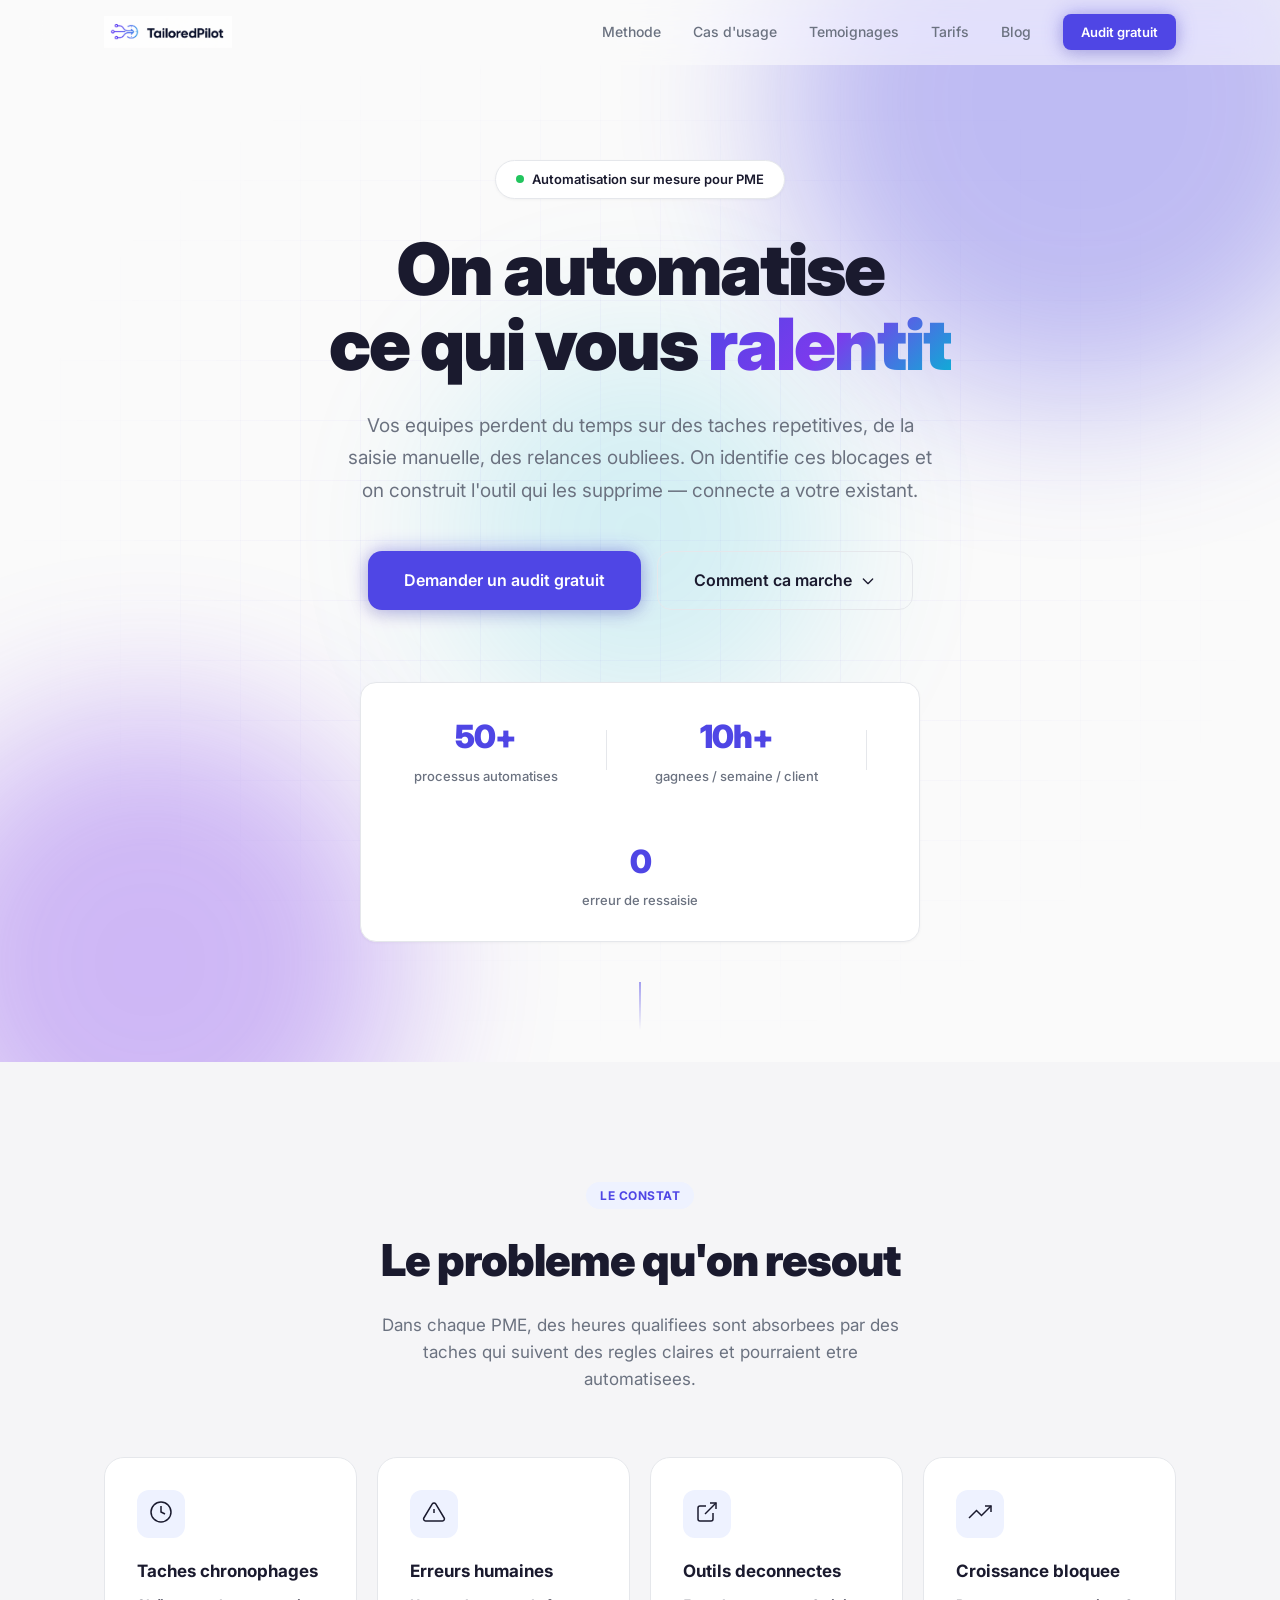
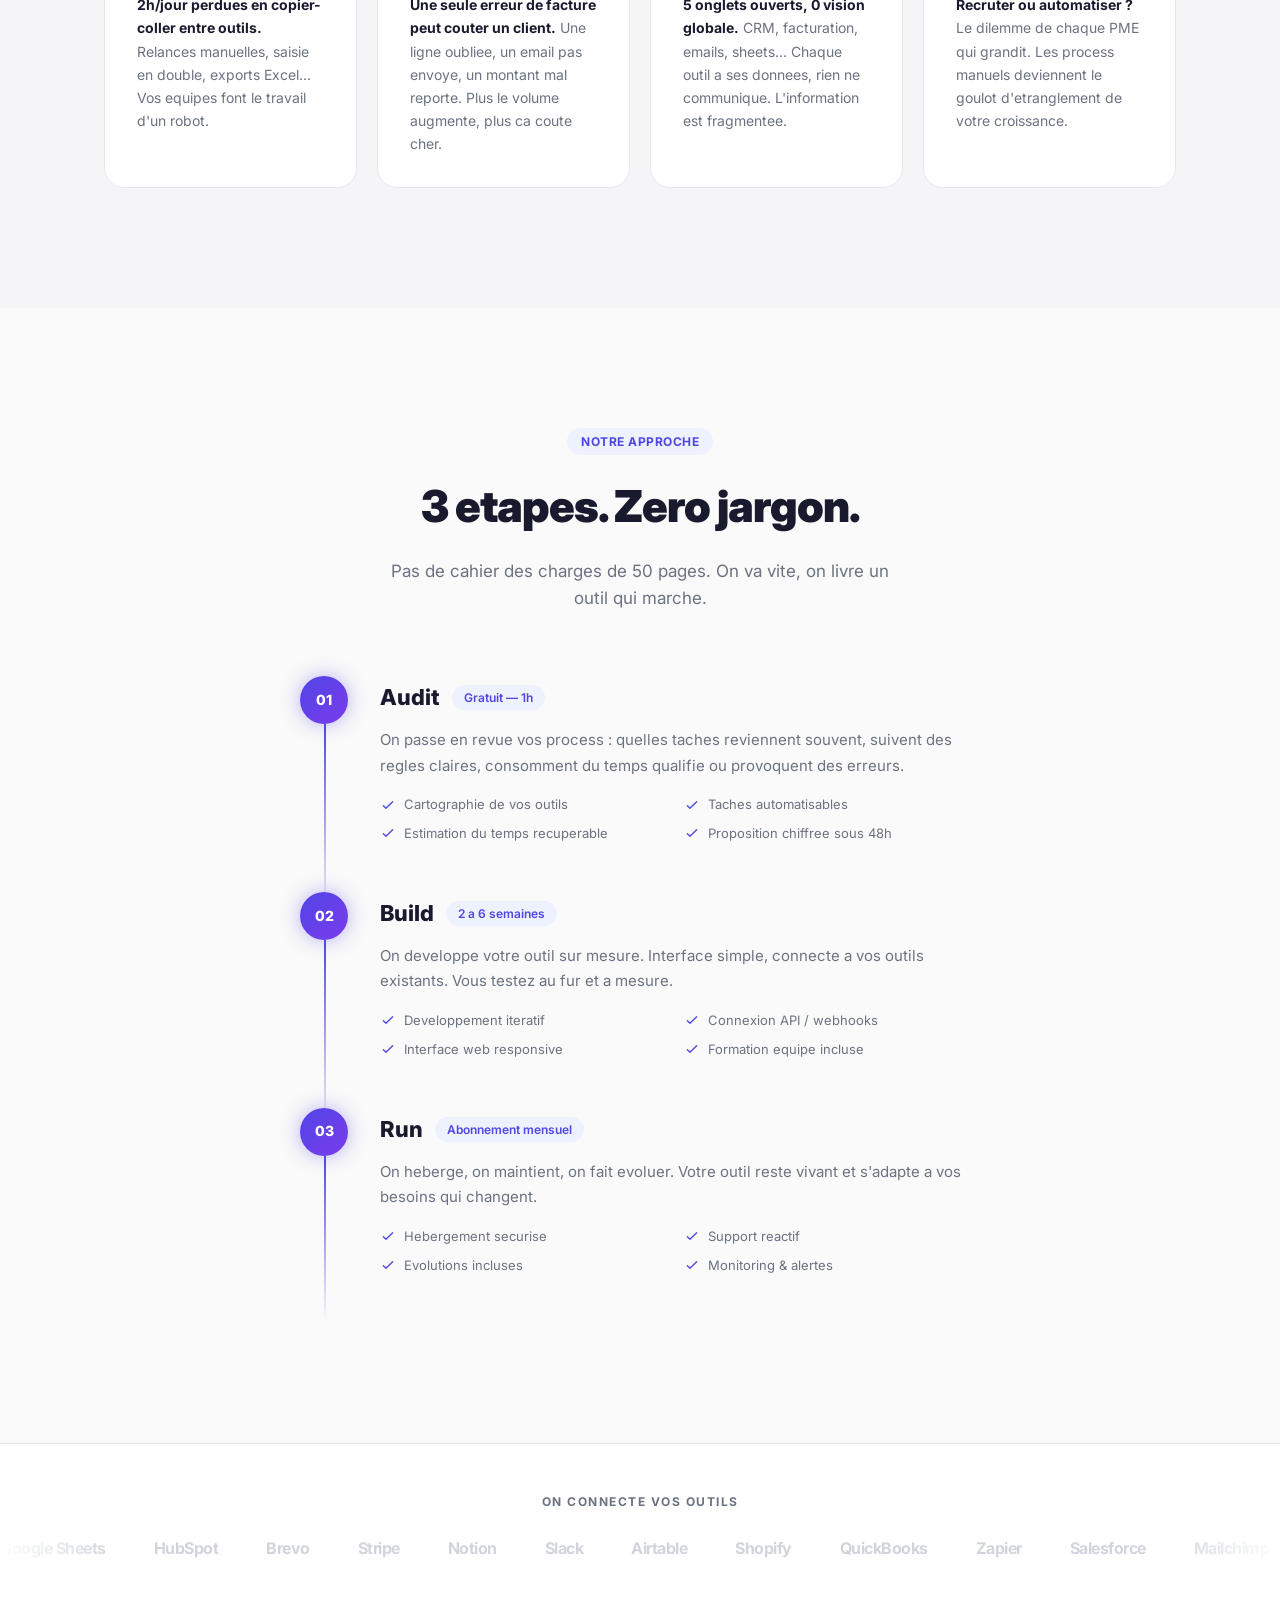
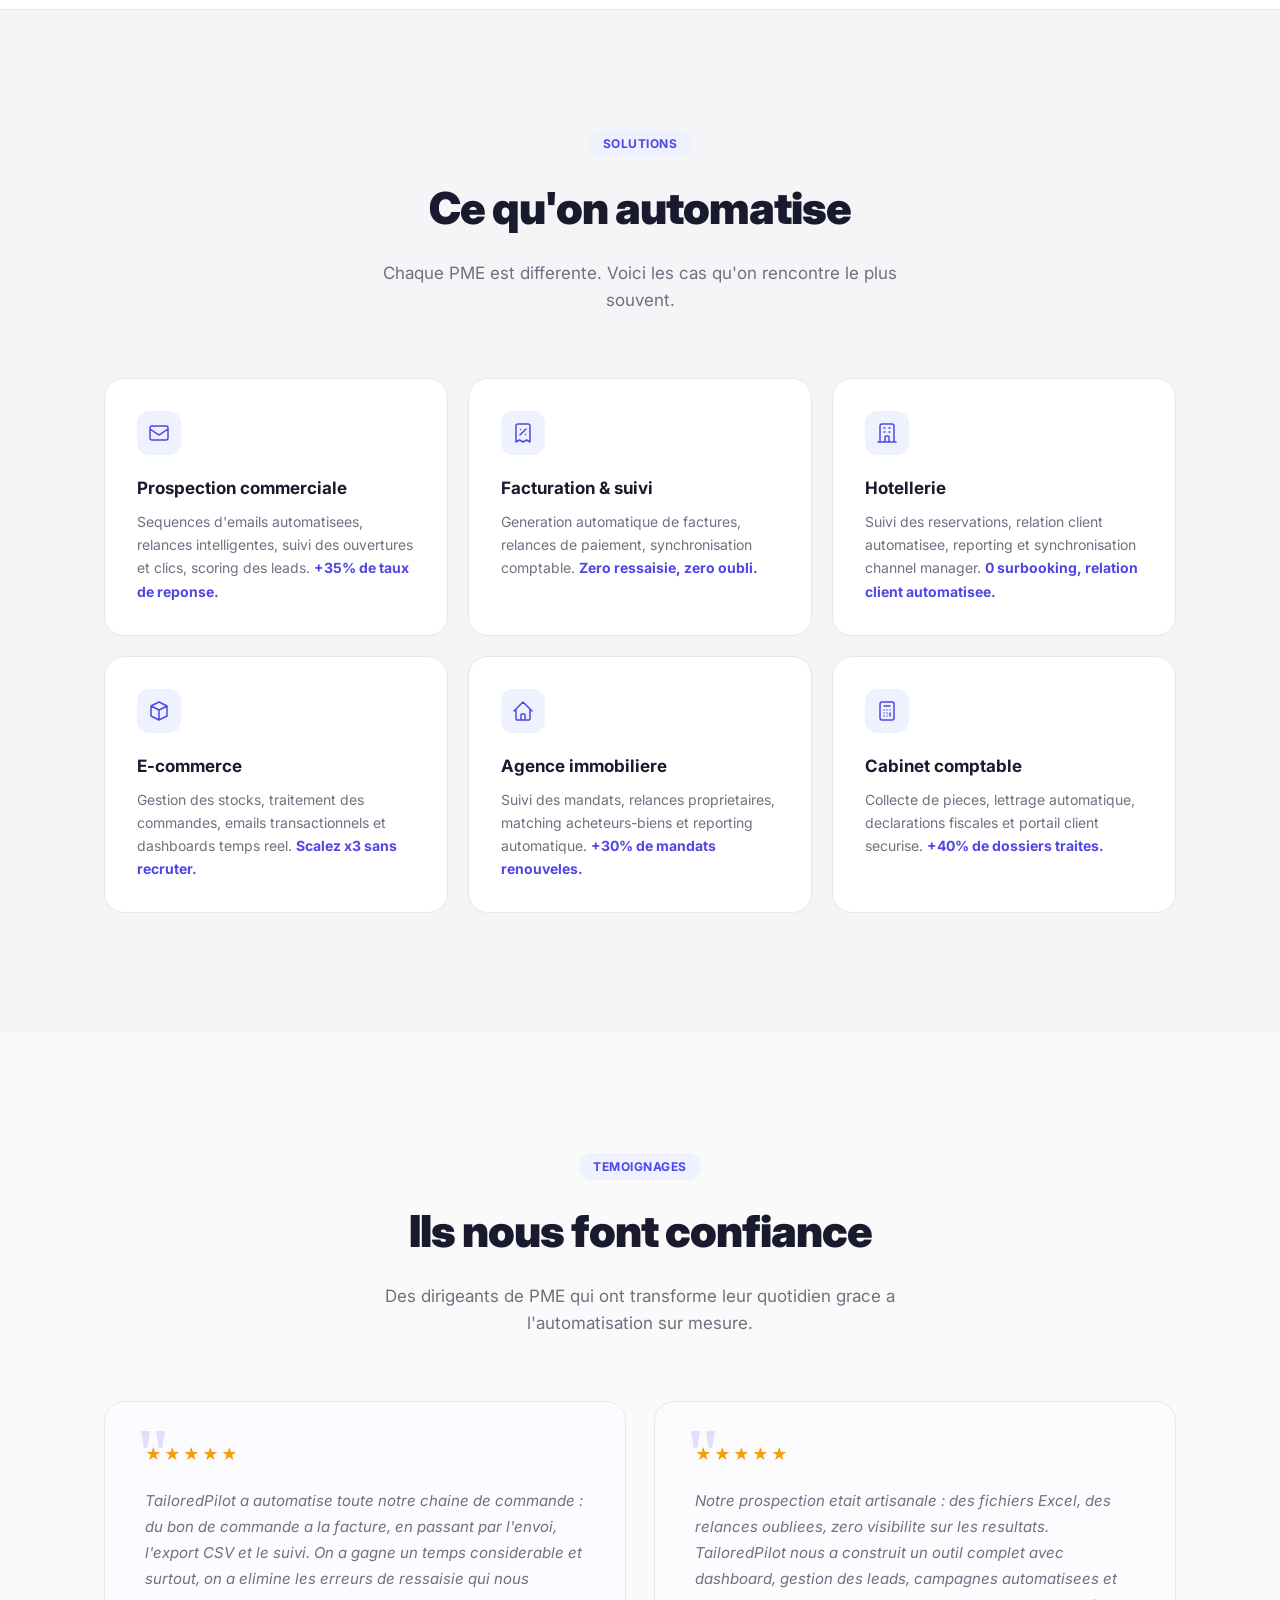
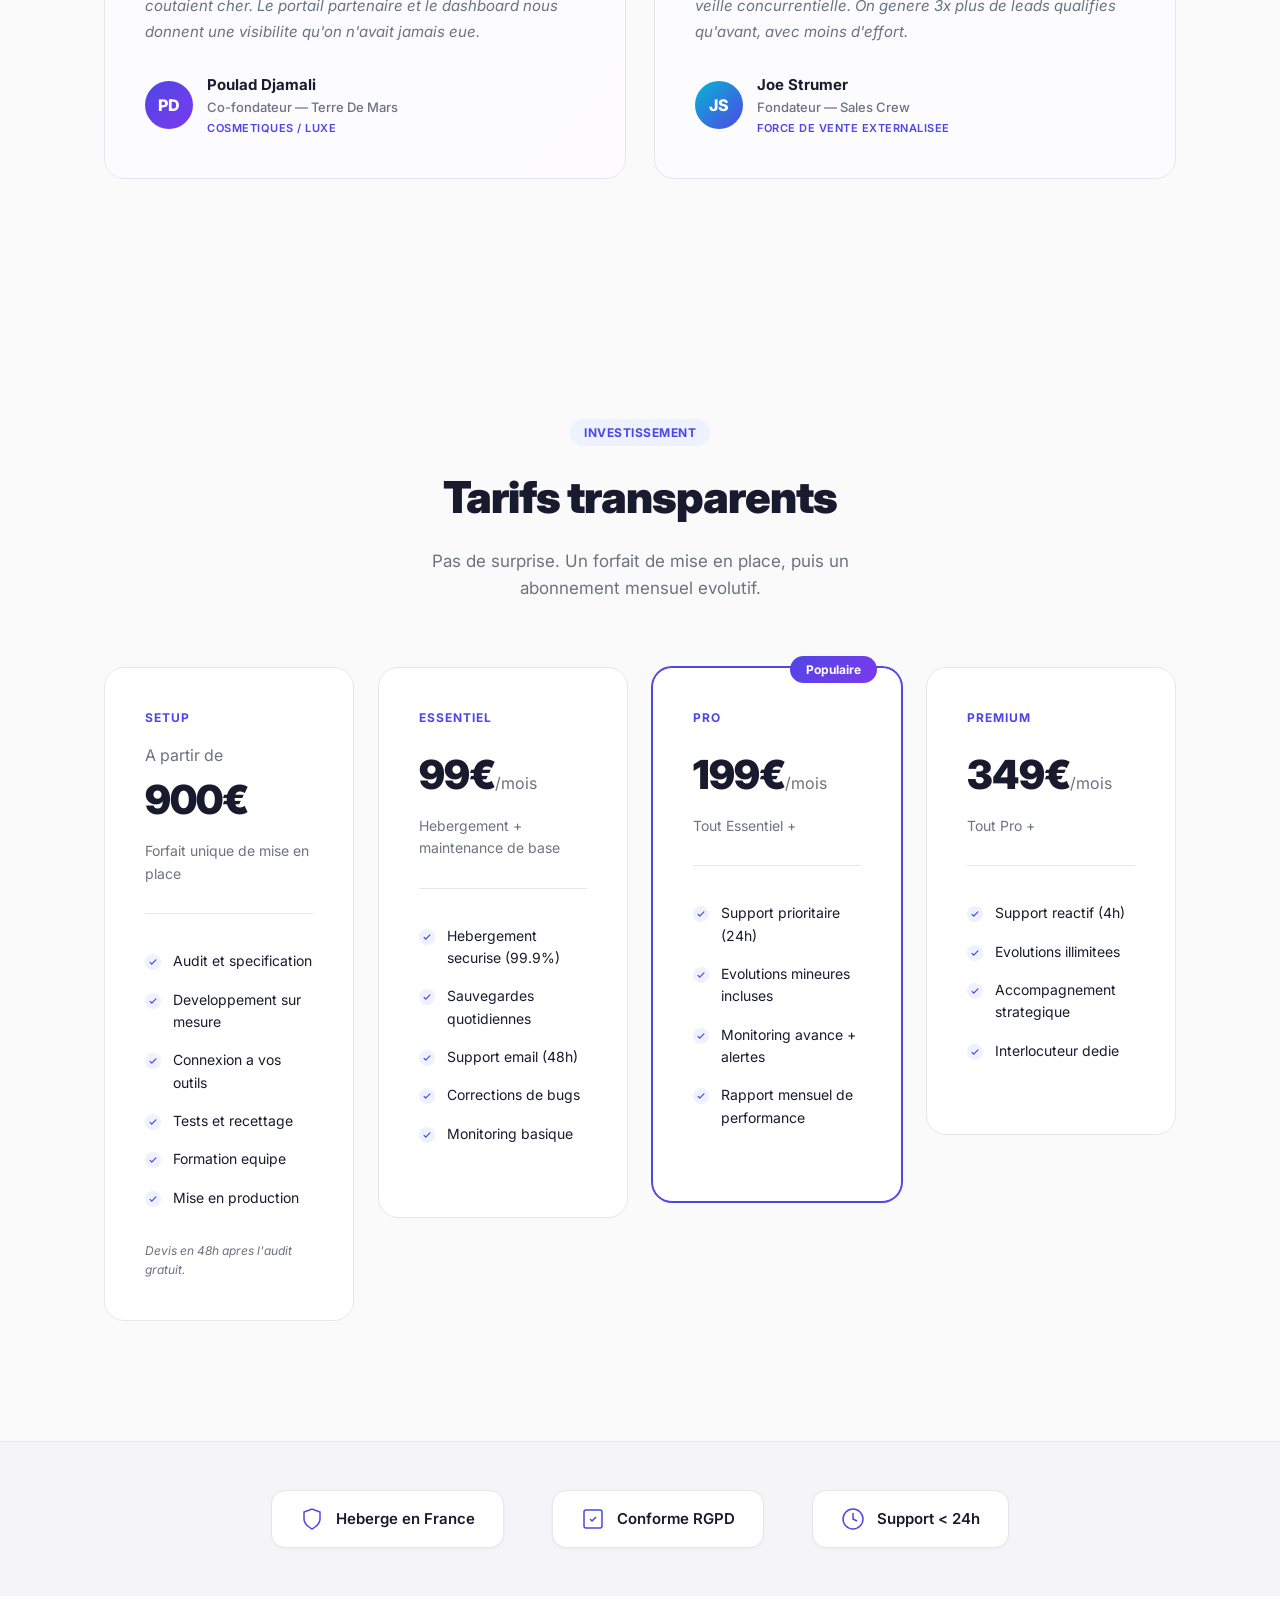
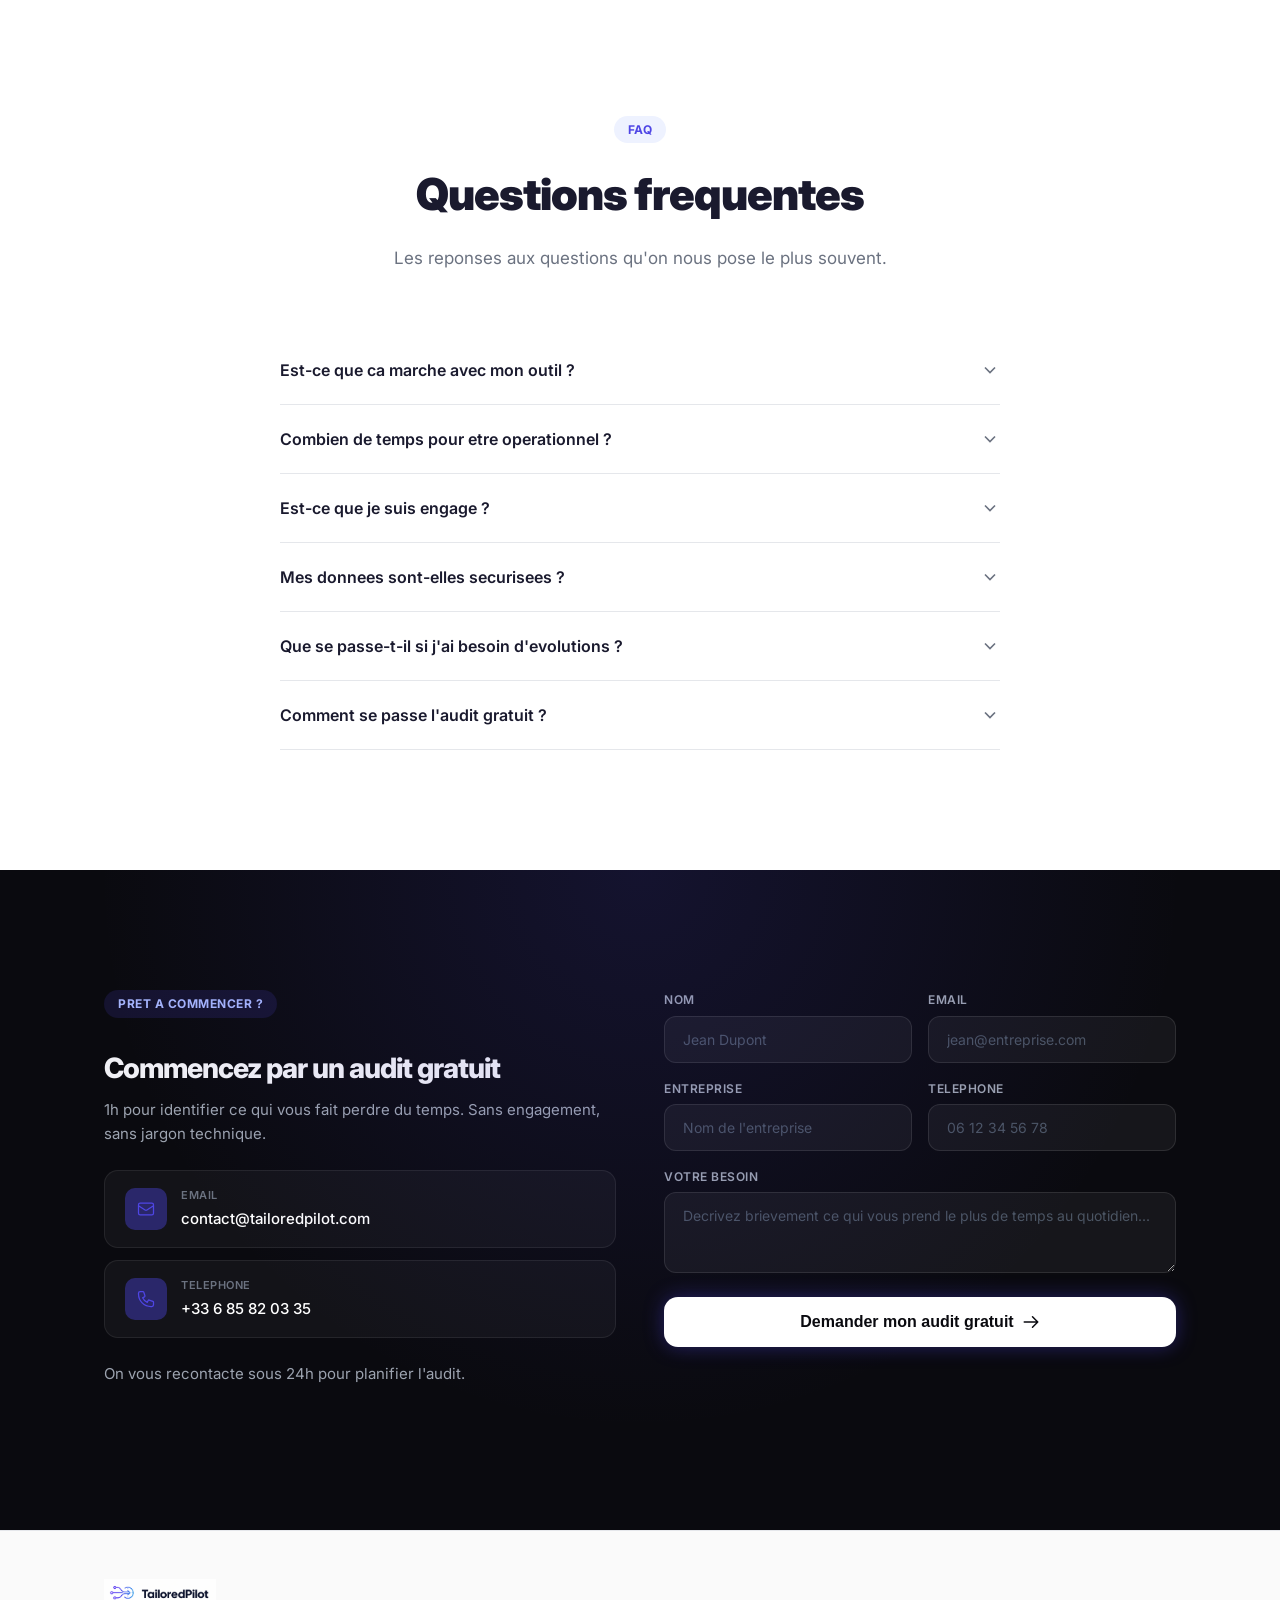
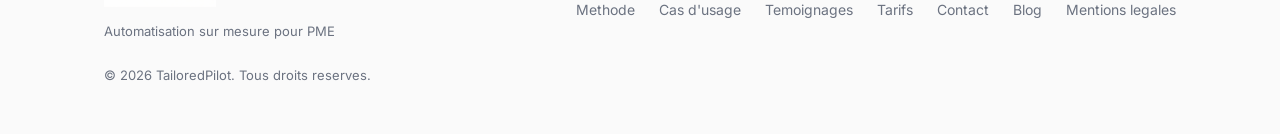
<file: index.html>
<!DOCTYPE html>
<html lang="fr">
<head>
  <meta charset="UTF-8">
  <meta name="viewport" content="width=device-width, initial-scale=1.0">
  <title>TailoredPilot — On automatise ce qui vous ralentit</title>
  <meta name="description" content="TailoredPilot conçoit des outils d'automatisation sur mesure pour les PME. Audit gratuit, développement rapide, connecté à votre existant.">
  <meta property="og:title" content="TailoredPilot — Automatisation sur mesure pour PME">
  <meta property="og:description" content="On identifie ce qui vous fait perdre du temps et on construit l'outil sur mesure qui le supprime. Audit gratuit, developpement rapide, connecte a votre existant. Sans engagement.">
  <meta property="og:type" content="website">
  <meta property="og:url" content="https://tailoredpilot.com">
  <meta property="og:image" content="https://tailoredpilot.com/og-image.png">
  <meta property="og:image:width" content="1200">
  <meta property="og:image:height" content="630">
  <meta property="og:locale" content="fr_FR">
  <meta property="og:site_name" content="TailoredPilot">
  <meta name="twitter:card" content="summary_large_image">
  <meta name="twitter:title" content="TailoredPilot — Automatisation sur mesure pour PME">
  <meta name="twitter:description" content="On identifie ce qui vous fait perdre du temps et on construit l'outil sur mesure qui le supprime. Audit gratuit, developpement rapide, connecte a votre existant. Sans engagement.">
  <meta name="twitter:image" content="https://tailoredpilot.com/og-image.png">
  <link rel="icon" href="logo-icon.png" type="image/png">
  <link rel="apple-touch-icon" href="logo-icon.png">
  <link rel="preconnect" href="https://fonts.googleapis.com">
  <link rel="preconnect" href="https://fonts.gstatic.com" crossorigin>
  <link href="https://fonts.googleapis.com/css2?family=Inter:wght@400;500;600;700;800;900&display=swap" rel="stylesheet">
  <link rel="canonical" href="https://tailoredpilot.com/">
  <meta name="robots" content="index, follow">
  <meta name="author" content="TailoredPilot">
  <meta name="theme-color" content="#4f46e5">
  <link rel="alternate" hreflang="fr" href="https://tailoredpilot.com/">
  <link rel="alternate" hreflang="x-default" href="https://tailoredpilot.com/">
  <link rel="stylesheet" href="style.css">
  <script type="application/ld+json">
  {
    "@context": "https://schema.org",
    "@type": "ProfessionalService",
    "name": "TailoredPilot",
    "url": "https://tailoredpilot.com",
    "logo": "https://tailoredpilot.com/logo-icon.png",
    "image": "https://tailoredpilot.com/og-image.png",
    "description": "TailoredPilot conçoit des outils d'automatisation sur mesure pour les PME. Audit gratuit, développement rapide, connecté à votre existant.",
    "email": "contact@tailoredpilot.com",
    "telephone": "+33685820335",
    "priceRange": "€€",
    "address": {
      "@type": "PostalAddress",
      "addressCountry": "FR"
    },
    "areaServed": {
      "@type": "Country",
      "name": "France"
    },
    "knowsLanguage": "fr",
    "sameAs": [],
    "aggregateRating": {
      "@type": "AggregateRating",
      "ratingValue": "5",
      "bestRating": "5",
      "ratingCount": "2"
    },
    "hasOfferCatalog": {
      "@type": "OfferCatalog",
      "name": "Offres TailoredPilot",
      "itemListElement": [
        {
          "@type": "Offer",
          "name": "Setup — Mise en place sur mesure",
          "description": "Audit, développement sur mesure, connexion à vos outils, tests, formation et mise en production.",
          "price": "900",
          "priceCurrency": "EUR",
          "priceSpecification": {
            "@type": "UnitPriceSpecification",
            "price": "900",
            "priceCurrency": "EUR",
            "unitText": "forfait unique"
          }
        },
        {
          "@type": "Offer",
          "name": "Essentiel — Hébergement et maintenance",
          "description": "Hébergement sécurisé, sauvegardes quotidiennes, support email, corrections de bugs, monitoring.",
          "price": "99",
          "priceCurrency": "EUR",
          "priceSpecification": {
            "@type": "UnitPriceSpecification",
            "price": "99",
            "priceCurrency": "EUR",
            "unitText": "mois",
            "billingDuration": "P1M"
          }
        },
        {
          "@type": "Offer",
          "name": "Pro — Maintenance avancée",
          "description": "Support prioritaire 24h, évolutions mineures incluses, monitoring avancé, rapport mensuel.",
          "price": "199",
          "priceCurrency": "EUR",
          "priceSpecification": {
            "@type": "UnitPriceSpecification",
            "price": "199",
            "priceCurrency": "EUR",
            "unitText": "mois",
            "billingDuration": "P1M"
          }
        },
        {
          "@type": "Offer",
          "name": "Premium — Accompagnement complet",
          "description": "Support réactif 4h, évolutions illimitées, accompagnement stratégique, interlocuteur dédié.",
          "price": "349",
          "priceCurrency": "EUR",
          "priceSpecification": {
            "@type": "UnitPriceSpecification",
            "price": "349",
            "priceCurrency": "EUR",
            "unitText": "mois",
            "billingDuration": "P1M"
          }
        }
      ]
    }
  }
  </script>
  <script type="application/ld+json">
  {
    "@context": "https://schema.org",
    "@type": "WebSite",
    "name": "TailoredPilot",
    "url": "https://tailoredpilot.com",
    "description": "Automatisation sur mesure pour PME",
    "inLanguage": "fr"
  }
  </script>
  <script type="application/ld+json">
  {
    "@context": "https://schema.org",
    "@type": "FAQPage",
    "mainEntity": [
      {
        "@type": "Question",
        "name": "Est-ce que ca marche avec mon outil ?",
        "acceptedAnswer": {
          "@type": "Answer",
          "text": "Oui. On se connecte a la plupart des outils du marche (CRM, facturation, emailing, sheets, ERP...) via leurs APIs ou des webhooks. Si votre outil n'a pas d'API, on trouve une solution alternative (import/export automatise, scraping, ou connexion via Zapier/Make)."
        }
      },
      {
        "@type": "Question",
        "name": "Combien de temps pour etre operationnel ?",
        "acceptedAnswer": {
          "@type": "Answer",
          "text": "Comptez 2 a 6 semaines entre l'audit et la mise en production. Les projets simples (automatisation d'un flux) peuvent etre livres en 2 semaines. Les projets plus complexes (plateforme complete) prennent 4 a 6 semaines."
        }
      },
      {
        "@type": "Question",
        "name": "Est-ce que je suis engage ?",
        "acceptedAnswer": {
          "@type": "Answer",
          "text": "Non. L'audit est gratuit et sans engagement. L'abonnement mensuel est sans engagement de duree : vous pouvez arreter a tout moment. Vos donnees vous appartiennent et sont exportables."
        }
      },
      {
        "@type": "Question",
        "name": "Mes donnees sont-elles securisees ?",
        "acceptedAnswer": {
          "@type": "Answer",
          "text": "Oui. Nos serveurs sont heberges en France, conformes RGPD. Les donnees sont chiffrees en transit et au repos. On effectue des sauvegardes quotidiennes et des audits de securite reguliers."
        }
      },
      {
        "@type": "Question",
        "name": "Que se passe-t-il si j'ai besoin d'evolutions ?",
        "acceptedAnswer": {
          "@type": "Answer",
          "text": "Les evolutions mineures sont incluses dans l'abonnement mensuel. Pour les evolutions majeures (nouveau module, nouvelle integration), on etablit un devis sur mesure. Votre outil grandit avec votre entreprise."
        }
      },
      {
        "@type": "Question",
        "name": "Comment se passe l'audit gratuit ?",
        "acceptedAnswer": {
          "@type": "Answer",
          "text": "C'est un appel d'1h en visio. On passe en revue vos outils actuels, vos process, et on identifie les taches automatisables. Sous 48h, vous recevez une proposition chiffree avec le temps recuperable estime."
        }
      }
    ]
  }
  </script>
</head>
<body>

  <!-- Cursor glow -->
  <div class="cursor-glow" id="cursorGlow"></div>

  <!-- Nav -->
  <nav class="nav" id="nav">
    <div class="container nav-inner">
      <a href="#" class="logo">
        <img loading="lazy" src="logo-full.png" alt="TailoredPilot" class="logo-img">
      </a>
      <div class="nav-links" id="navLinks">
        <a href="#methode">Methode</a>
        <a href="#cas">Cas d'usage</a>
        <a href="#temoignages">Temoignages</a>
        <a href="#pricing">Tarifs</a>
        <a href="blog/">Blog</a>
        <a href="#contact" class="btn btn-sm btn-glow">Audit gratuit</a>
      </div>
      <button class="menu-toggle" id="menuToggle" aria-label="Menu">
        <span></span><span></span><span></span>
      </button>
    </div>
  </nav>

  <main>

  <!-- Hero -->
  <header class="hero">
    <div class="hero-bg">
      <div class="hero-orb hero-orb-1"></div>
      <div class="hero-orb hero-orb-2"></div>
      <div class="hero-orb hero-orb-3"></div>
      <div class="hero-grid"></div>
    </div>
    <div class="container hero-content">
      <div class="reveal">
        <div class="hero-badge">
          <span class="badge-dot"></span>
          Automatisation sur mesure pour PME
        </div>
      </div>
      <h1 class="reveal reveal-d1">
        On automatise<br>ce qui vous <span class="highlight">ralentit</span>
      </h1>
      <p class="hero-sub reveal reveal-d2">
        Vos equipes perdent du temps sur des taches repetitives, de la saisie manuelle, des relances oubliees.
        On identifie ces blocages et on construit l'outil qui les supprime — connecte a votre existant.
      </p>
      <div class="hero-actions reveal reveal-d3">
        <a href="#contact" class="btn btn-lg btn-glow">Demander un audit gratuit</a>
        <a href="#methode" class="btn btn-lg btn-ghost">
          <span>Comment ca marche</span>
          <svg width="16" height="16" fill="none" stroke="currentColor" viewBox="0 0 24 24"><path stroke-linecap="round" stroke-linejoin="round" stroke-width="2" d="M19 9l-7 7-7-7"/></svg>
        </a>
      </div>
      <div class="hero-proof reveal reveal-d4">
        <div class="proof-item">
          <strong class="counter" data-target="50">0</strong>
          <span>processus automatises</span>
        </div>
        <div class="proof-sep"></div>
        <div class="proof-item">
          <strong class="counter" data-target="10" data-suffix="h+">0</strong>
          <span>gagnees / semaine / client</span>
        </div>
        <div class="proof-sep"></div>
        <div class="proof-item">
          <strong class="counter" data-target="0">0</strong>
          <span>erreur de ressaisie</span>
        </div>
      </div>
    </div>
    <div class="hero-scroll">
      <div class="scroll-line"></div>
    </div>
  </header>

  <!-- Probleme -->
  <section class="section bg-light">
    <div class="container">
      <div class="section-header anim-up">
        <div class="section-tag">Le constat</div>
        <h2>Le probleme qu'on resout</h2>
        <p>Dans chaque PME, des heures qualifiees sont absorbees par des taches qui suivent des regles claires et pourraient etre automatisees.</p>
      </div>
      <div class="pain-grid">
        <div class="pain-card anim-up">
          <div class="pain-icon-wrap"><div class="pain-icon"><svg width="24" height="24" fill="none" stroke="currentColor" stroke-width="1.5" viewBox="0 0 24 24"><circle cx="12" cy="12" r="10"/><polyline points="12 6 12 12 16 14"/></svg></div></div>
          <h3>Taches chronophages</h3>
          <p><strong>2h/jour perdues en copier-coller entre outils.</strong> Relances manuelles, saisie en double, exports Excel... Vos equipes font le travail d'un robot.</p>
        </div>
        <div class="pain-card anim-up anim-d1">
          <div class="pain-icon-wrap"><div class="pain-icon"><svg width="24" height="24" fill="none" stroke="currentColor" stroke-width="1.5" viewBox="0 0 24 24"><path d="M10.29 3.86L1.82 18a2 2 0 001.71 3h16.94a2 2 0 001.71-3L13.71 3.86a2 2 0 00-3.42 0z"/><line x1="12" y1="9" x2="12" y2="13"/><line x1="12" y1="17" x2="12.01" y2="17"/></svg></div></div>
          <h3>Erreurs humaines</h3>
          <p><strong>Une seule erreur de facture peut couter un client.</strong> Une ligne oubliee, un email pas envoye, un montant mal reporte. Plus le volume augmente, plus ca coute cher.</p>
        </div>
        <div class="pain-card anim-up anim-d2">
          <div class="pain-icon-wrap"><div class="pain-icon"><svg width="24" height="24" fill="none" stroke="currentColor" stroke-width="1.5" viewBox="0 0 24 24"><path d="M18 13v6a2 2 0 01-2 2H5a2 2 0 01-2-2V8a2 2 0 012-2h6"/><polyline points="15 3 21 3 21 9"/><line x1="10" y1="14" x2="21" y2="3"/></svg></div></div>
          <h3>Outils deconnectes</h3>
          <p><strong>5 onglets ouverts, 0 vision globale.</strong> CRM, facturation, emails, sheets... Chaque outil a ses donnees, rien ne communique. L'information est fragmentee.</p>
        </div>
        <div class="pain-card anim-up anim-d3">
          <div class="pain-icon-wrap"><div class="pain-icon"><svg width="24" height="24" fill="none" stroke="currentColor" stroke-width="1.5" viewBox="0 0 24 24"><polyline points="23 6 13.5 15.5 8.5 10.5 1 18"/><polyline points="17 6 23 6 23 12"/></svg></div></div>
          <h3>Croissance bloquee</h3>
          <p><strong>Recruter ou automatiser ?</strong> Le dilemme de chaque PME qui grandit. Les process manuels deviennent le goulot d'etranglement de votre croissance.</p>
        </div>
      </div>
    </div>
  </section>

  <!-- Methode -->
  <section id="methode" class="section">
    <div class="container">
      <div class="section-header anim-up">
        <div class="section-tag">Notre approche</div>
        <h2>3 etapes. Zero jargon.</h2>
        <p>Pas de cahier des charges de 50 pages. On va vite, on livre un outil qui marche.</p>
      </div>
      <div class="steps">
        <div class="step anim-up">
          <div class="step-line"></div>
          <div class="step-dot">
            <div class="step-dot-inner">01</div>
          </div>
          <div class="step-content">
            <div class="step-header">
              <h3>Audit</h3>
              <div class="step-tag">Gratuit — 1h</div>
            </div>
            <p>On passe en revue vos process : quelles taches reviennent souvent, suivent des regles claires, consomment du temps qualifie ou provoquent des erreurs.</p>
            <div class="step-features">
              <div class="step-feature">
                <svg width="16" height="16" fill="none" stroke="currentColor" viewBox="0 0 24 24"><path stroke-linecap="round" stroke-linejoin="round" stroke-width="2" d="M5 13l4 4L19 7"/></svg>
                Cartographie de vos outils
              </div>
              <div class="step-feature">
                <svg width="16" height="16" fill="none" stroke="currentColor" viewBox="0 0 24 24"><path stroke-linecap="round" stroke-linejoin="round" stroke-width="2" d="M5 13l4 4L19 7"/></svg>
                Taches automatisables
              </div>
              <div class="step-feature">
                <svg width="16" height="16" fill="none" stroke="currentColor" viewBox="0 0 24 24"><path stroke-linecap="round" stroke-linejoin="round" stroke-width="2" d="M5 13l4 4L19 7"/></svg>
                Estimation du temps recuperable
              </div>
              <div class="step-feature">
                <svg width="16" height="16" fill="none" stroke="currentColor" viewBox="0 0 24 24"><path stroke-linecap="round" stroke-linejoin="round" stroke-width="2" d="M5 13l4 4L19 7"/></svg>
                Proposition chiffree sous 48h
              </div>
            </div>
          </div>
        </div>
        <div class="step anim-up anim-d1">
          <div class="step-line"></div>
          <div class="step-dot">
            <div class="step-dot-inner">02</div>
          </div>
          <div class="step-content">
            <div class="step-header">
              <h3>Build</h3>
              <div class="step-tag">2 a 6 semaines</div>
            </div>
            <p>On developpe votre outil sur mesure. Interface simple, connecte a vos outils existants. Vous testez au fur et a mesure.</p>
            <div class="step-features">
              <div class="step-feature">
                <svg width="16" height="16" fill="none" stroke="currentColor" viewBox="0 0 24 24"><path stroke-linecap="round" stroke-linejoin="round" stroke-width="2" d="M5 13l4 4L19 7"/></svg>
                Developpement iteratif
              </div>
              <div class="step-feature">
                <svg width="16" height="16" fill="none" stroke="currentColor" viewBox="0 0 24 24"><path stroke-linecap="round" stroke-linejoin="round" stroke-width="2" d="M5 13l4 4L19 7"/></svg>
                Connexion API / webhooks
              </div>
              <div class="step-feature">
                <svg width="16" height="16" fill="none" stroke="currentColor" viewBox="0 0 24 24"><path stroke-linecap="round" stroke-linejoin="round" stroke-width="2" d="M5 13l4 4L19 7"/></svg>
                Interface web responsive
              </div>
              <div class="step-feature">
                <svg width="16" height="16" fill="none" stroke="currentColor" viewBox="0 0 24 24"><path stroke-linecap="round" stroke-linejoin="round" stroke-width="2" d="M5 13l4 4L19 7"/></svg>
                Formation equipe incluse
              </div>
            </div>
          </div>
        </div>
        <div class="step anim-up anim-d2">
          <div class="step-line step-line-last"></div>
          <div class="step-dot">
            <div class="step-dot-inner">03</div>
          </div>
          <div class="step-content">
            <div class="step-header">
              <h3>Run</h3>
              <div class="step-tag">Abonnement mensuel</div>
            </div>
            <p>On heberge, on maintient, on fait evoluer. Votre outil reste vivant et s'adapte a vos besoins qui changent.</p>
            <div class="step-features">
              <div class="step-feature">
                <svg width="16" height="16" fill="none" stroke="currentColor" viewBox="0 0 24 24"><path stroke-linecap="round" stroke-linejoin="round" stroke-width="2" d="M5 13l4 4L19 7"/></svg>
                Hebergement securise
              </div>
              <div class="step-feature">
                <svg width="16" height="16" fill="none" stroke="currentColor" viewBox="0 0 24 24"><path stroke-linecap="round" stroke-linejoin="round" stroke-width="2" d="M5 13l4 4L19 7"/></svg>
                Support reactif
              </div>
              <div class="step-feature">
                <svg width="16" height="16" fill="none" stroke="currentColor" viewBox="0 0 24 24"><path stroke-linecap="round" stroke-linejoin="round" stroke-width="2" d="M5 13l4 4L19 7"/></svg>
                Evolutions incluses
              </div>
              <div class="step-feature">
                <svg width="16" height="16" fill="none" stroke="currentColor" viewBox="0 0 24 24"><path stroke-linecap="round" stroke-linejoin="round" stroke-width="2" d="M5 13l4 4L19 7"/></svg>
                Monitoring & alertes
              </div>
            </div>
          </div>
        </div>
      </div>
    </div>
  </section>

  <!-- Marquee logos / outils -->
  <section class="marquee-section">
    <div class="marquee-label">On connecte vos outils</div>
    <div class="marquee">
      <div class="marquee-track">
        <span>Google Sheets</span><span>HubSpot</span><span>Brevo</span><span>Stripe</span><span>Notion</span><span>Slack</span><span>Airtable</span><span>Shopify</span><span>QuickBooks</span><span>Zapier</span><span>Salesforce</span><span>Mailchimp</span>
        <span>Google Sheets</span><span>HubSpot</span><span>Brevo</span><span>Stripe</span><span>Notion</span><span>Slack</span><span>Airtable</span><span>Shopify</span><span>QuickBooks</span><span>Zapier</span><span>Salesforce</span><span>Mailchimp</span>
      </div>
    </div>
  </section>

  <!-- Cas d'usage -->
  <section id="cas" class="section bg-light">
    <div class="container">
      <div class="section-header anim-up">
        <div class="section-tag">Solutions</div>
        <h2>Ce qu'on automatise</h2>
        <p>Chaque PME est differente. Voici les cas qu'on rencontre le plus souvent.</p>
      </div>
      <div class="cases-grid">
        <a href="cas/automatisation-prospection-commerciale.html" class="case-card anim-up" data-tilt>
          <div class="case-icon-wrap">
            <svg width="24" height="24" fill="none" stroke="currentColor" viewBox="0 0 24 24"><path stroke-linecap="round" stroke-linejoin="round" stroke-width="1.5" d="M3 8l7.89 5.26a2 2 0 002.22 0L21 8M5 19h14a2 2 0 002-2V7a2 2 0 00-2-2H5a2 2 0 00-2 2v10a2 2 0 002 2z"/></svg>
          </div>
          <h3>Prospection commerciale</h3>
          <p>Sequences d'emails automatisees, relances intelligentes, suivi des ouvertures et clics, scoring des leads. <strong>+35% de taux de reponse.</strong></p>
          <div class="case-arrow">&rarr;</div>
        </a>
        <a href="cas/automatisation-facturation-pme.html" class="case-card anim-up anim-d1" data-tilt>
          <div class="case-icon-wrap">
            <svg width="24" height="24" fill="none" stroke="currentColor" viewBox="0 0 24 24"><path stroke-linecap="round" stroke-linejoin="round" stroke-width="1.5" d="M9 14l6-6m-5.5.5h.01m4.99 5h.01M19 21V5a2 2 0 00-2-2H7a2 2 0 00-2 2v16l3.5-2 3.5 2 3.5-2 3.5 2z"/></svg>
          </div>
          <h3>Facturation & suivi</h3>
          <p>Generation automatique de factures, relances de paiement, synchronisation comptable. <strong>Zero ressaisie, zero oubli.</strong></p>
          <div class="case-arrow">&rarr;</div>
        </a>
        <a href="cas/automatisation-hotellerie.html" class="case-card anim-up anim-d2" data-tilt>
          <div class="case-icon-wrap">
            <svg width="24" height="24" fill="none" stroke="currentColor" viewBox="0 0 24 24"><path stroke-linecap="round" stroke-linejoin="round" stroke-width="1.5" d="M19 21V5a2 2 0 00-2-2H7a2 2 0 00-2 2v16m14 0h2m-2 0h-5m-9 0H3m2 0h5M9 7h1m-1 4h1m4-4h1m-1 4h1m-5 10v-5a1 1 0 011-1h2a1 1 0 011 1v5m-4 0h4"/></svg>
          </div>
          <h3>Hotellerie</h3>
          <p>Suivi des reservations, relation client automatisee, reporting et synchronisation channel manager. <strong>0 surbooking, relation client automatisee.</strong></p>
          <div class="case-arrow">&rarr;</div>
        </a>
        <a href="cas/automatisation-e-commerce.html" class="case-card anim-up anim-d3" data-tilt>
          <div class="case-icon-wrap">
            <svg width="24" height="24" fill="none" stroke="currentColor" viewBox="0 0 24 24"><path stroke-linecap="round" stroke-linejoin="round" stroke-width="1.5" d="M20 7l-8-4-8 4m16 0l-8 4m8-4v10l-8 4m0-10L4 7m8 4v10M4 7v10l8 4"/></svg>
          </div>
          <h3>E-commerce</h3>
          <p>Gestion des stocks, traitement des commandes, emails transactionnels et dashboards temps reel. <strong>Scalez x3 sans recruter.</strong></p>
          <div class="case-arrow">&rarr;</div>
        </a>
        <a href="cas/automatisation-agence-immobiliere.html" class="case-card anim-up anim-d4" data-tilt>
          <div class="case-icon-wrap">
            <svg width="24" height="24" fill="none" stroke="currentColor" viewBox="0 0 24 24"><path stroke-linecap="round" stroke-linejoin="round" stroke-width="1.5" d="M3 12l2-2m0 0l7-7 7 7M5 10v10a1 1 0 001 1h3m10-11l2 2m-2-2v10a1 1 0 01-1 1h-3m-6 0a1 1 0 001-1v-4a1 1 0 011-1h2a1 1 0 011 1v4a1 1 0 001 1m-6 0h6"/></svg>
          </div>
          <h3>Agence immobiliere</h3>
          <p>Suivi des mandats, relances proprietaires, matching acheteurs-biens et reporting automatique. <strong>+30% de mandats renouveles.</strong></p>
          <div class="case-arrow">&rarr;</div>
        </a>
        <a href="cas/automatisation-cabinet-comptable.html" class="case-card anim-up anim-d5" data-tilt>
          <div class="case-icon-wrap">
            <svg width="24" height="24" fill="none" stroke="currentColor" viewBox="0 0 24 24"><path stroke-linecap="round" stroke-linejoin="round" stroke-width="1.5" d="M9 7h6m0 10v-3m-3 3h.01M9 17h.01M9 14h.01M12 14h.01M15 11h.01M12 11h.01M9 11h.01M7 21h10a2 2 0 002-2V5a2 2 0 00-2-2H7a2 2 0 00-2 2v14a2 2 0 002 2z"/></svg>
          </div>
          <h3>Cabinet comptable</h3>
          <p>Collecte de pieces, lettrage automatique, declarations fiscales et portail client securise. <strong>+40% de dossiers traites.</strong></p>
          <div class="case-arrow">&rarr;</div>
        </a>
      </div>
    </div>
  </section>

  <!-- Temoignages -->
  <section id="temoignages" class="section">
    <div class="container">
      <div class="section-header anim-up">
        <div class="section-tag">Temoignages</div>
        <h2>Ils nous font confiance</h2>
        <p>Des dirigeants de PME qui ont transforme leur quotidien grace a l'automatisation sur mesure.</p>
      </div>
      <div class="testimonials-grid">
        <div class="testimonial-card anim-up">
          <div class="testimonial-quote">"</div>
          <div class="testimonial-stars">
            <span>&#9733;</span><span>&#9733;</span><span>&#9733;</span><span>&#9733;</span><span>&#9733;</span>
          </div>
          <blockquote>
            TailoredPilot a automatise toute notre chaine de commande : du bon de commande a la facture, en passant par l'envoi, l'export CSV et le suivi. On a gagne un temps considerable et surtout, on a elimine les erreurs de ressaisie qui nous coutaient cher. Le portail partenaire et le dashboard nous donnent une visibilite qu'on n'avait jamais eue.
          </blockquote>
          <div class="testimonial-author">
            <div class="testimonial-avatar" style="background: linear-gradient(135deg, #4f46e5, #7c3aed);">PD</div>
            <div>
              <div class="testimonial-name">Poulad Djamali</div>
              <div class="testimonial-role">Co-fondateur — Terre De Mars</div>
              <div class="testimonial-sector">Cosmetiques / Luxe</div>
            </div>
          </div>
        </div>
        <div class="testimonial-card anim-up anim-d1">
          <div class="testimonial-quote">"</div>
          <div class="testimonial-stars">
            <span>&#9733;</span><span>&#9733;</span><span>&#9733;</span><span>&#9733;</span><span>&#9733;</span>
          </div>
          <blockquote>
            Notre prospection etait artisanale : des fichiers Excel, des relances oubliees, zero visibilite sur les resultats. TailoredPilot nous a construit un outil complet avec dashboard, gestion des leads, campagnes automatisees et veille concurrentielle. On genere 3x plus de leads qualifies qu'avant, avec moins d'effort.
          </blockquote>
          <div class="testimonial-author">
            <div class="testimonial-avatar" style="background: linear-gradient(135deg, #06b6d4, #4f46e5);">JS</div>
            <div>
              <div class="testimonial-name">Joe Strumer</div>
              <div class="testimonial-role">Fondateur — Sales Crew</div>
              <div class="testimonial-sector">Force de vente externalisee</div>
            </div>
          </div>
        </div>
      </div>
    </div>
  </section>

  <!-- Pricing -->
  <section id="pricing" class="section">
    <div class="container">
      <div class="section-header anim-up">
        <div class="section-tag">Investissement</div>
        <h2>Tarifs transparents</h2>
        <p>Pas de surprise. Un forfait de mise en place, puis un abonnement mensuel evolutif.</p>
      </div>
      <div class="pricing-grid">
        <div class="pricing-card anim-up">
          <div class="pricing-label">Setup</div>
          <div class="pricing-price">A partir de <strong>900&#8364;</strong></div>
          <p class="pricing-desc">Forfait unique de mise en place</p>
          <ul>
            <li>Audit et specification</li>
            <li>Developpement sur mesure</li>
            <li>Connexion a vos outils</li>
            <li>Tests et recettage</li>
            <li>Formation equipe</li>
            <li>Mise en production</li>
          </ul>
          <p class="pricing-note">Devis en 48h apres l'audit gratuit.</p>
        </div>
        <div class="pricing-card anim-up anim-d1">
          <div class="pricing-label">Essentiel</div>
          <div class="pricing-price"><strong>99&#8364;</strong><span>/mois</span></div>
          <p class="pricing-desc">Hebergement + maintenance de base</p>
          <ul>
            <li>Hebergement securise (99.9%)</li>
            <li>Sauvegardes quotidiennes</li>
            <li>Support email (48h)</li>
            <li>Corrections de bugs</li>
            <li>Monitoring basique</li>
          </ul>
        </div>
        <div class="pricing-card pricing-featured anim-up anim-d2">
          <div class="pricing-badge">Populaire</div>
          <div class="pricing-label">Pro</div>
          <div class="pricing-price"><strong>199&#8364;</strong><span>/mois</span></div>
          <p class="pricing-desc">Tout Essentiel +</p>
          <ul>
            <li>Support prioritaire (24h)</li>
            <li>Evolutions mineures incluses</li>
            <li>Monitoring avance + alertes</li>
            <li>Rapport mensuel de performance</li>
          </ul>
        </div>
        <div class="pricing-card anim-up anim-d3">
          <div class="pricing-label">Premium</div>
          <div class="pricing-price"><strong>349&#8364;</strong><span>/mois</span></div>
          <p class="pricing-desc">Tout Pro +</p>
          <ul>
            <li>Support reactif (4h)</li>
            <li>Evolutions illimitees</li>
            <li>Accompagnement strategique</li>
            <li>Interlocuteur dedie</li>
          </ul>
        </div>
      </div>
    </div>
  </section>

  <!-- Trust Badges -->
  <section class="trust-badges-section">
    <div class="container">
      <div class="trust-badges">
        <div class="trust-badge">
          <svg width="24" height="24" fill="none" stroke="currentColor" stroke-width="1.5" viewBox="0 0 24 24"><path d="M12 22s8-4 8-10V5l-8-3-8 3v7c0 6 8 10 8 10z"/></svg>
          <span>Heberge en France</span>
        </div>
        <div class="trust-badge">
          <svg width="24" height="24" fill="none" stroke="currentColor" stroke-width="1.5" viewBox="0 0 24 24"><path d="M9 12l2 2 4-4"/><rect x="3" y="3" width="18" height="18" rx="2"/></svg>
          <span>Conforme RGPD</span>
        </div>
        <div class="trust-badge">
          <svg width="24" height="24" fill="none" stroke="currentColor" stroke-width="1.5" viewBox="0 0 24 24"><circle cx="12" cy="12" r="10"/><polyline points="12 6 12 12 16 14"/></svg>
          <span>Support &lt; 24h</span>
        </div>
      </div>
    </div>
  </section>

  <!-- FAQ -->
  <section id="faq" class="section faq-section">
    <div class="container">
      <div class="section-header anim-up">
        <div class="section-tag">FAQ</div>
        <h2>Questions frequentes</h2>
        <p>Les reponses aux questions qu'on nous pose le plus souvent.</p>
      </div>
      <div class="faq-list anim-up">
        <div class="faq-item">
          <button class="faq-question" aria-expanded="false">
            <span>Est-ce que ca marche avec mon outil ?</span>
            <svg class="faq-chevron" width="20" height="20" fill="none" stroke="currentColor" stroke-width="2" viewBox="0 0 24 24"><path d="M6 9l6 6 6-6"/></svg>
          </button>
          <div class="faq-answer">
            <p>Oui. On se connecte a la plupart des outils du marche (CRM, facturation, emailing, sheets, ERP...) via leurs APIs ou des webhooks. Si votre outil n'a pas d'API, on trouve une solution alternative (import/export automatise, scraping, ou connexion via Zapier/Make).</p>
          </div>
        </div>
        <div class="faq-item">
          <button class="faq-question" aria-expanded="false">
            <span>Combien de temps pour etre operationnel ?</span>
            <svg class="faq-chevron" width="20" height="20" fill="none" stroke="currentColor" stroke-width="2" viewBox="0 0 24 24"><path d="M6 9l6 6 6-6"/></svg>
          </button>
          <div class="faq-answer">
            <p>Comptez 2 a 6 semaines entre l'audit et la mise en production. Les projets simples (automatisation d'un flux) peuvent etre livres en 2 semaines. Les projets plus complexes (plateforme complete) prennent 4 a 6 semaines.</p>
          </div>
        </div>
        <div class="faq-item">
          <button class="faq-question" aria-expanded="false">
            <span>Est-ce que je suis engage ?</span>
            <svg class="faq-chevron" width="20" height="20" fill="none" stroke="currentColor" stroke-width="2" viewBox="0 0 24 24"><path d="M6 9l6 6 6-6"/></svg>
          </button>
          <div class="faq-answer">
            <p>Non. L'audit est gratuit et sans engagement. L'abonnement mensuel est sans engagement de duree : vous pouvez arreter a tout moment. Vos donnees vous appartiennent et sont exportables.</p>
          </div>
        </div>
        <div class="faq-item">
          <button class="faq-question" aria-expanded="false">
            <span>Mes donnees sont-elles securisees ?</span>
            <svg class="faq-chevron" width="20" height="20" fill="none" stroke="currentColor" stroke-width="2" viewBox="0 0 24 24"><path d="M6 9l6 6 6-6"/></svg>
          </button>
          <div class="faq-answer">
            <p>Oui. Nos serveurs sont heberges en France, conformes RGPD. Les donnees sont chiffrees en transit et au repos. On effectue des sauvegardes quotidiennes et des audits de securite reguliers.</p>
          </div>
        </div>
        <div class="faq-item">
          <button class="faq-question" aria-expanded="false">
            <span>Que se passe-t-il si j'ai besoin d'evolutions ?</span>
            <svg class="faq-chevron" width="20" height="20" fill="none" stroke="currentColor" stroke-width="2" viewBox="0 0 24 24"><path d="M6 9l6 6 6-6"/></svg>
          </button>
          <div class="faq-answer">
            <p>Les evolutions mineures sont incluses dans l'abonnement mensuel. Pour les evolutions majeures (nouveau module, nouvelle integration), on etablit un devis sur mesure. Votre outil grandit avec votre entreprise.</p>
          </div>
        </div>
        <div class="faq-item">
          <button class="faq-question" aria-expanded="false">
            <span>Comment se passe l'audit gratuit ?</span>
            <svg class="faq-chevron" width="20" height="20" fill="none" stroke="currentColor" stroke-width="2" viewBox="0 0 24 24"><path d="M6 9l6 6 6-6"/></svg>
          </button>
          <div class="faq-answer">
            <p>C'est un appel d'1h en visio. On passe en revue vos outils actuels, vos process, et on identifie les taches automatisables. Sous 48h, vous recevez une proposition chiffree avec le temps recuperable estime.</p>
          </div>
        </div>
      </div>
    </div>
  </section>

  <!-- CTA / Contact -->
  <section id="contact" class="section bg-dark">
    <div class="container">
      <div class="cta-layout anim-up">
        <div class="cta-info">
          <div class="section-tag section-tag-dark">Pret a commencer ?</div>
          <h2>Commencez par un audit gratuit</h2>
          <p>1h pour identifier ce qui vous fait perdre du temps. Sans engagement, sans jargon technique.</p>
          <div class="cta-contact-cards">
            <a href="mailto:contact@tailoredpilot.com" class="cta-contact-card">
              <div class="cta-contact-icon">
                <svg width="20" height="20" fill="none" stroke="currentColor" viewBox="0 0 24 24"><path stroke-linecap="round" stroke-linejoin="round" stroke-width="1.5" d="M3 8l7.89 5.26a2 2 0 002.22 0L21 8M5 19h14a2 2 0 002-2V7a2 2 0 00-2-2H5a2 2 0 00-2 2v10a2 2 0 002 2z"/></svg>
              </div>
              <div>
                <div class="cta-contact-label">Email</div>
                <div class="cta-contact-value">contact@tailoredpilot.com</div>
              </div>
            </a>
            <a href="tel:+33685820335" class="cta-contact-card">
              <div class="cta-contact-icon">
                <svg width="20" height="20" fill="none" stroke="currentColor" viewBox="0 0 24 24"><path stroke-linecap="round" stroke-linejoin="round" stroke-width="1.5" d="M3 5a2 2 0 012-2h3.28a1 1 0 01.948.684l1.498 4.493a1 1 0 01-.502 1.21l-2.257 1.13a11.042 11.042 0 005.516 5.516l1.13-2.257a1 1 0 011.21-.502l4.493 1.498a1 1 0 01.684.949V19a2 2 0 01-2 2h-1C9.716 21 3 14.284 3 6V5z"/></svg>
              </div>
              <div>
                <div class="cta-contact-label">Telephone</div>
                <div class="cta-contact-value">+33 6 85 82 03 35</div>
              </div>
            </a>
          </div>
          <p class="cta-note">On vous recontacte sous 24h pour planifier l'audit.</p>
        </div>
        <form class="contact-form" id="contactForm" action="https://formspree.io/f/xlgaoweq" method="POST">
          <input type="hidden" name="_subject" value="Nouvelle demande d'audit TailoredPilot">
          <input type="text" name="_gotcha" style="display:none">
          <div class="form-row">
            <div class="form-group">
              <label>Nom</label>
              <input type="text" name="nom" placeholder="Jean Dupont" required>
            </div>
            <div class="form-group">
              <label>Email</label>
              <input type="email" name="email" placeholder="jean@entreprise.com" required>
            </div>
          </div>
          <div class="form-row">
            <div class="form-group">
              <label>Entreprise</label>
              <input type="text" name="entreprise" placeholder="Nom de l'entreprise" required>
            </div>
            <div class="form-group">
              <label>Telephone</label>
              <input type="tel" name="telephone" placeholder="06 12 34 56 78">
            </div>
          </div>
          <div class="form-group">
            <label>Votre besoin</label>
            <textarea name="message" rows="3" placeholder="Decrivez brievement ce qui vous prend le plus de temps au quotidien..."></textarea>
          </div>
          <button type="submit" class="btn btn-lg btn-white btn-glow" id="submitBtn">
            <span>Demander mon audit gratuit</span>
            <svg width="18" height="18" fill="none" stroke="currentColor" viewBox="0 0 24 24"><path stroke-linecap="round" stroke-linejoin="round" stroke-width="2" d="M14 5l7 7m0 0l-7 7m7-7H3"/></svg>
          </button>
        </form>
      </div>
    </div>
  </section>

  </main>

  <!-- Footer -->
  <footer class="footer">
    <div class="container footer-inner">
      <div class="footer-brand">
        <img loading="lazy" src="logo-full.png" alt="TailoredPilot" class="footer-logo">
        <p>Automatisation sur mesure pour PME</p>
      </div>
      <div class="footer-links">
        <a href="#methode">Methode</a>
        <a href="#cas">Cas d'usage</a>
        <a href="#temoignages">Temoignages</a>
        <a href="#pricing">Tarifs</a>
        <a href="#contact">Contact</a>
        <a href="blog/">Blog</a>
        <a href="mentions-legales.html">Mentions legales</a>
      </div>
      <div class="footer-copy">
        &copy; 2026 TailoredPilot. Tous droits reserves.
      </div>
    </div>
  </footer>

  <!-- Sticky CTA mobile -->
  <div class="sticky-cta">
    <a href="#contact" class="btn btn-glow">Audit gratuit &rarr;</a>
  </div>

  <script>
    // ── Scroll reveal ──
    const observer = new IntersectionObserver((entries) => {
      entries.forEach(e => {
        if (e.isIntersecting) {
          e.target.classList.add('revealed');
          observer.unobserve(e.target);
        }
      });
    }, { threshold: 0.1, rootMargin: '0px 0px -40px 0px' });

    document.querySelectorAll('.anim-up, .reveal').forEach(el => observer.observe(el));

    // ── Counter animation ──
    const counterObserver = new IntersectionObserver((entries) => {
      entries.forEach(e => {
        if (e.isIntersecting) {
          const el = e.target;
          const target = parseInt(el.dataset.target);
          const suffix = el.dataset.suffix || (target > 0 ? '+' : '');
          const duration = 2000;
          const start = performance.now();

          function update(now) {
            const progress = Math.min((now - start) / duration, 1);
            const eased = 1 - Math.pow(1 - progress, 3); // ease-out cubic
            const current = Math.round(target * eased);
            el.textContent = current + (progress === 1 ? suffix : '');
            if (progress < 1) requestAnimationFrame(update);
          }
          requestAnimationFrame(update);
          counterObserver.unobserve(el);
        }
      });
    }, { threshold: 0.5 });

    document.querySelectorAll('.counter').forEach(el => counterObserver.observe(el));

    // ── Nav scroll effect ──
    let lastScroll = 0;
    window.addEventListener('scroll', () => {
      const nav = document.getElementById('nav');
      const scrollY = window.scrollY;
      nav.classList.toggle('nav-scrolled', scrollY > 50);
      lastScroll = scrollY;
    });

    // ── Mobile menu ──
    document.getElementById('menuToggle').addEventListener('click', () => {
      document.getElementById('navLinks').classList.toggle('open');
      document.getElementById('menuToggle').classList.toggle('active');
    });

    // ── Cursor glow (desktop only) ──
    if (window.matchMedia('(pointer: fine)').matches) {
      const glow = document.getElementById('cursorGlow');
      document.addEventListener('mousemove', (e) => {
        glow.style.left = e.clientX + 'px';
        glow.style.top = e.clientY + 'px';
        glow.style.opacity = '1';
      });
    }

    // ── Tilt effect on cards ──
    document.querySelectorAll('[data-tilt]').forEach(card => {
      card.addEventListener('mousemove', (e) => {
        const rect = card.getBoundingClientRect();
        const x = (e.clientX - rect.left) / rect.width - 0.5;
        const y = (e.clientY - rect.top) / rect.height - 0.5;
        card.style.transform = `perspective(800px) rotateY(${x * 6}deg) rotateX(${-y * 6}deg) translateY(-4px)`;
      });
      card.addEventListener('mouseleave', () => {
        card.style.transform = '';
      });
    });

    // ── Contact form (Formspree) ──
    document.getElementById('contactForm').addEventListener('submit', async function(e) {
      e.preventDefault();
      const btn = document.getElementById('submitBtn');
      const originalHTML = btn.innerHTML;
      btn.innerHTML = '<span>Envoi en cours...</span>';
      btn.disabled = true;

      try {
        const res = await fetch(this.action, {
          method: 'POST',
          body: new FormData(this),
          headers: { 'Accept': 'application/json' }
        });

        if (res.ok) {
          this.innerHTML = '<div style="text-align:center;padding:32px 0"><div style="font-size:40px;margin-bottom:16px">&#10003;</div><p style="font-size:18px;font-weight:700;color:white;margin-bottom:8px">Demande envoyee !</p><p style="font-size:14px;color:#9ca3af">On vous recontacte sous 24h pour planifier votre audit.</p></div>';
        } else {
          btn.innerHTML = '<span>Erreur, reessayez</span>';
          btn.disabled = false;
          setTimeout(() => { btn.innerHTML = originalHTML; }, 3000);
        }
      } catch (err) {
        btn.innerHTML = '<span>Erreur reseau, reessayez</span>';
        btn.disabled = false;
        setTimeout(() => { btn.innerHTML = originalHTML; }, 3000);
      }
    });

    // ── Smooth anchor scroll with nav offset ──
    document.querySelectorAll('a[href^="#"]').forEach(a => {
      a.addEventListener('click', (e) => {
        const target = document.querySelector(a.getAttribute('href'));
        if (target) {
          e.preventDefault();
          document.getElementById('navLinks').classList.remove('open');
          document.getElementById('menuToggle').classList.remove('active');
          target.scrollIntoView({ behavior: 'smooth', block: 'start' });
        }
      });
    });

    // ── FAQ accordion ──
    document.querySelectorAll('.faq-question').forEach(btn => {
      btn.addEventListener('click', () => {
        const item = btn.parentElement;
        const isOpen = item.classList.contains('faq-open');
        document.querySelectorAll('.faq-item.faq-open').forEach(i => i.classList.remove('faq-open'));
        if (!isOpen) item.classList.add('faq-open');
      });
    });

    // ── Gradient cursor effect on case-cards ──
    if (window.matchMedia('(pointer: fine)').matches) {
      document.querySelectorAll('.case-card').forEach(card => {
        const glow = document.createElement('div');
        glow.className = 'card-glow';
        card.appendChild(glow);
        card.addEventListener('mousemove', (e) => {
          const rect = card.getBoundingClientRect();
          glow.style.left = (e.clientX - rect.left) + 'px';
          glow.style.top = (e.clientY - rect.top) + 'px';
          glow.style.opacity = '1';
        });
        card.addEventListener('mouseleave', () => {
          glow.style.opacity = '0';
        });
      });
    }
  </script>

</body>
</html>
</file>
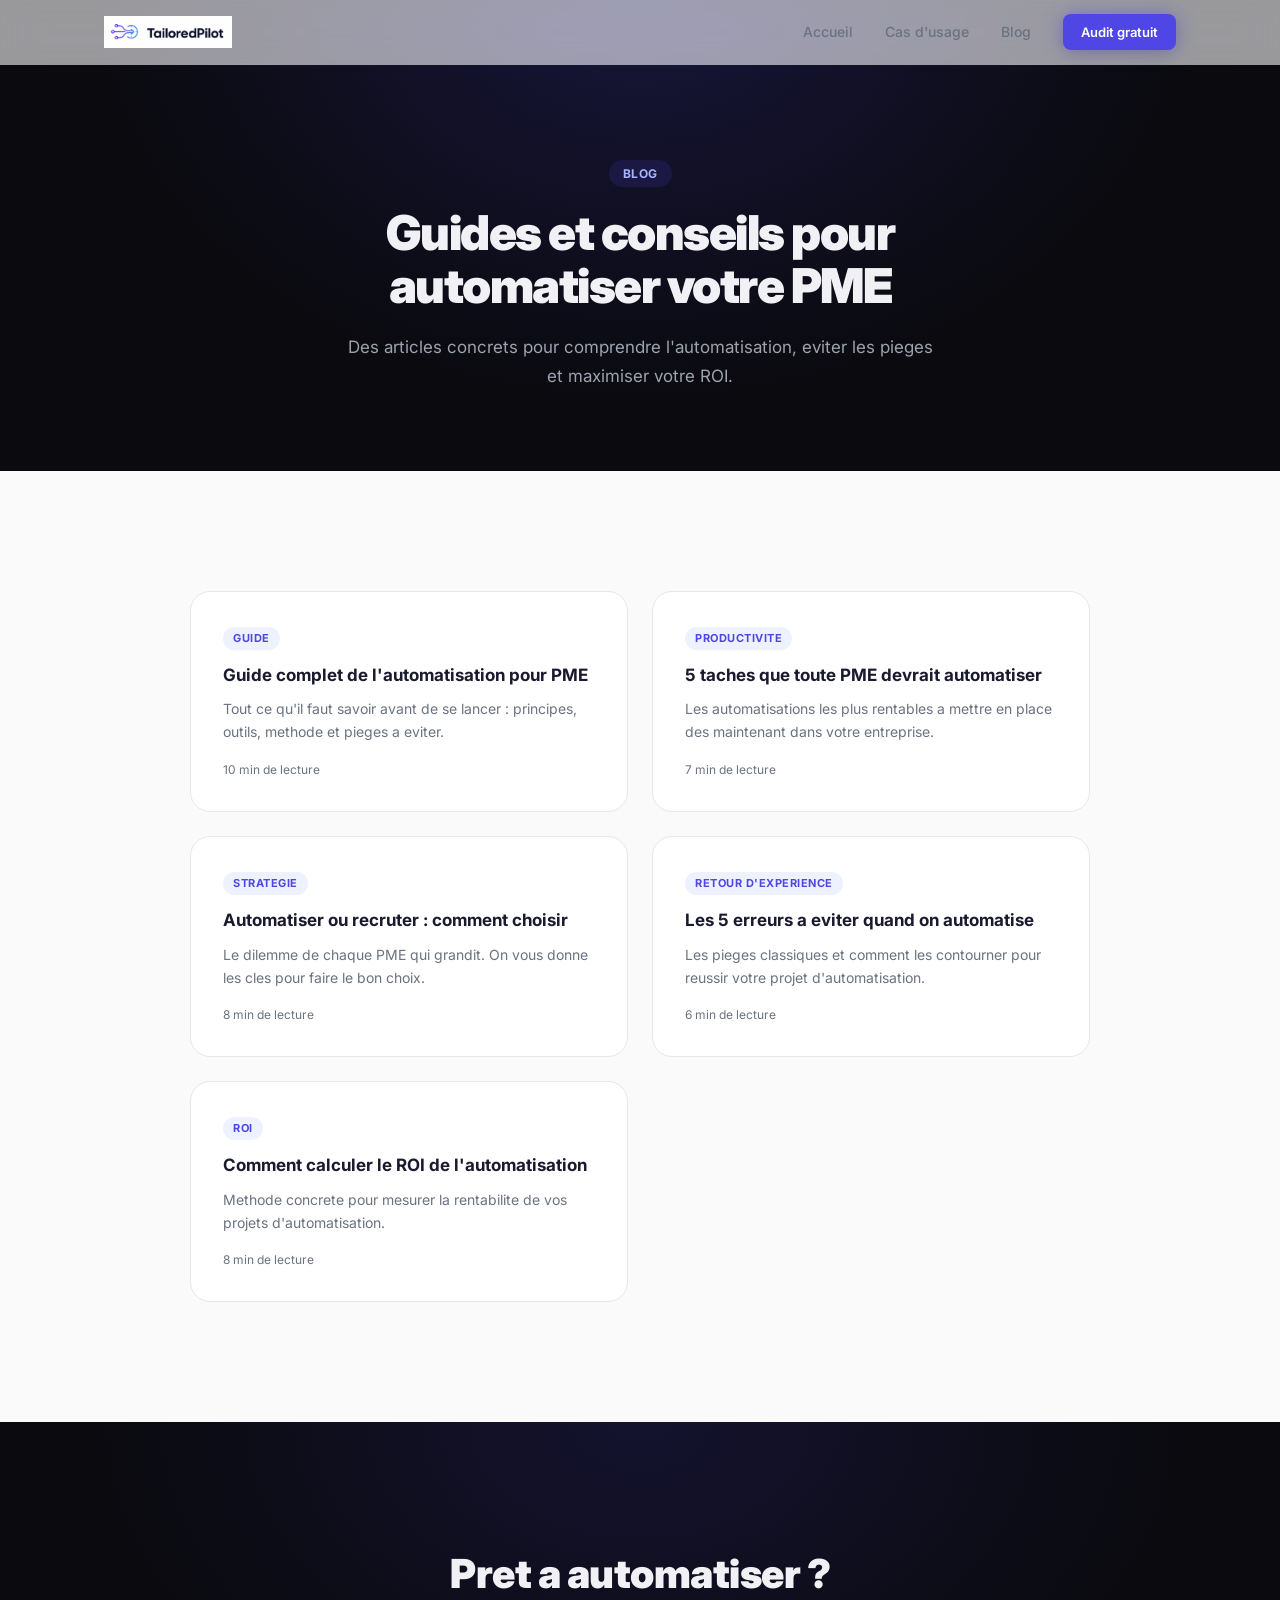
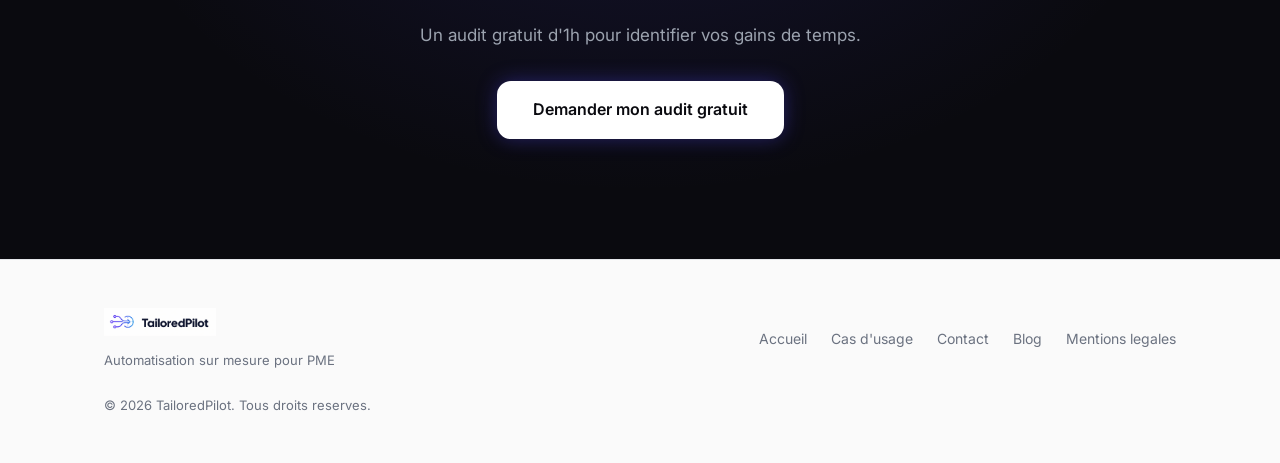
<file: blog/index.html>
<!DOCTYPE html>
<html lang="fr">
<head>
  <meta charset="UTF-8">
  <meta name="viewport" content="width=device-width, initial-scale=1.0">
  <title>Blog — TailoredPilot | Automatisation PME</title>
  <meta name="description" content="Conseils, guides et retours d'experience sur l'automatisation pour PME. Gagnez du temps, reduisez les erreurs, accelerez votre croissance.">
  <meta property="og:title" content="Blog — TailoredPilot">
  <meta property="og:description" content="Conseils et guides sur l'automatisation pour PME.">
  <meta property="og:type" content="website">
  <meta property="og:url" content="https://tailoredpilot.com/blog/">
  <meta property="og:image" content="https://tailoredpilot.com/og-image.png">
  <meta property="og:locale" content="fr_FR">
  <link rel="canonical" href="https://tailoredpilot.com/blog/">
  <meta name="robots" content="index, follow">
  <link rel="icon" href="../logo-icon.png" type="image/png">
  <link rel="preconnect" href="https://fonts.googleapis.com">
  <link rel="preconnect" href="https://fonts.gstatic.com" crossorigin>
  <link href="https://fonts.googleapis.com/css2?family=Inter:wght@400;500;600;700;800;900&display=swap" rel="stylesheet">
  <link rel="stylesheet" href="../style.css">
</head>
<body>

  <nav class="nav" id="nav">
    <div class="container nav-inner">
      <a href="../index.html" class="logo">
        <img src="../logo-full.png" alt="TailoredPilot" class="logo-img">
      </a>
      <div class="nav-links" id="navLinks">
        <a href="../index.html">Accueil</a>
        <a href="../index.html#cas">Cas d'usage</a>
        <a href="./">Blog</a>
        <a href="../index.html#contact" class="btn btn-sm btn-glow">Audit gratuit</a>
      </div>
      <button class="menu-toggle" id="menuToggle" aria-label="Menu">
        <span></span><span></span><span></span>
      </button>
    </div>
  </nav>

  <header class="article-hero">
    <div class="container article-hero-content">
      <div class="article-tag">Blog</div>
      <h1>Guides et conseils pour automatiser votre PME</h1>
      <p>Des articles concrets pour comprendre l'automatisation, eviter les pieges et maximiser votre ROI.</p>
    </div>
  </header>

  <section class="section">
    <div class="container">
      <div class="blog-grid">
        <a href="automatisation-pme-guide-complet.html" class="blog-card">
          <div class="blog-card-tag">Guide</div>
          <h3>Guide complet de l'automatisation pour PME</h3>
          <p>Tout ce qu'il faut savoir avant de se lancer : principes, outils, methode et pieges a eviter.</p>
          <div class="blog-card-meta">10 min de lecture</div>
        </a>
        <a href="gagner-du-temps-automatisation.html" class="blog-card">
          <div class="blog-card-tag">Productivite</div>
          <h3>5 taches que toute PME devrait automatiser</h3>
          <p>Les automatisations les plus rentables a mettre en place des maintenant dans votre entreprise.</p>
          <div class="blog-card-meta">7 min de lecture</div>
        </a>
        <a href="automatisation-vs-recrutement.html" class="blog-card">
          <div class="blog-card-tag">Strategie</div>
          <h3>Automatiser ou recruter : comment choisir</h3>
          <p>Le dilemme de chaque PME qui grandit. On vous donne les cles pour faire le bon choix.</p>
          <div class="blog-card-meta">8 min de lecture</div>
        </a>
        <a href="erreurs-automatisation-pme.html" class="blog-card">
          <div class="blog-card-tag">Retour d'experience</div>
          <h3>Les 5 erreurs a eviter quand on automatise</h3>
          <p>Les pieges classiques et comment les contourner pour reussir votre projet d'automatisation.</p>
          <div class="blog-card-meta">6 min de lecture</div>
        </a>
        <a href="roi-automatisation-pme.html" class="blog-card">
          <div class="blog-card-tag">ROI</div>
          <h3>Comment calculer le ROI de l'automatisation</h3>
          <p>Methode concrete pour mesurer la rentabilite de vos projets d'automatisation.</p>
          <div class="blog-card-meta">8 min de lecture</div>
        </a>
      </div>
    </div>
  </section>

  <section class="section bg-dark">
    <div class="container" style="text-align:center;position:relative;z-index:1;">
      <h2 style="font-size:clamp(28px,4vw,40px);font-weight:900;letter-spacing:-.5px;margin-bottom:16px;">Pret a automatiser ?</h2>
      <p style="font-size:17px;color:#9ca3af;margin-bottom:32px;max-width:500px;margin-left:auto;margin-right:auto;">Un audit gratuit d'1h pour identifier vos gains de temps.</p>
      <a href="../index.html#contact" class="btn btn-lg btn-white btn-glow">Demander mon audit gratuit</a>
    </div>
  </section>

  <footer class="footer">
    <div class="container footer-inner">
      <div class="footer-brand">
        <img src="../logo-full.png" alt="TailoredPilot" class="footer-logo">
        <p>Automatisation sur mesure pour PME</p>
      </div>
      <div class="footer-links">
        <a href="../index.html">Accueil</a>
        <a href="../index.html#cas">Cas d'usage</a>
        <a href="../index.html#contact">Contact</a>
        <a href="./">Blog</a>
        <a href="../mentions-legales.html">Mentions legales</a>
      </div>
      <div class="footer-copy">&copy; 2026 TailoredPilot. Tous droits reserves.</div>
    </div>
  </footer>

  <script>
    window.addEventListener('scroll', () => {
      document.getElementById('nav').classList.toggle('nav-scrolled', window.scrollY > 50);
    });
    document.getElementById('menuToggle').addEventListener('click', () => {
      document.getElementById('navLinks').classList.toggle('open');
      document.getElementById('menuToggle').classList.toggle('active');
    });
  </script>

</body>
</html>
</file>
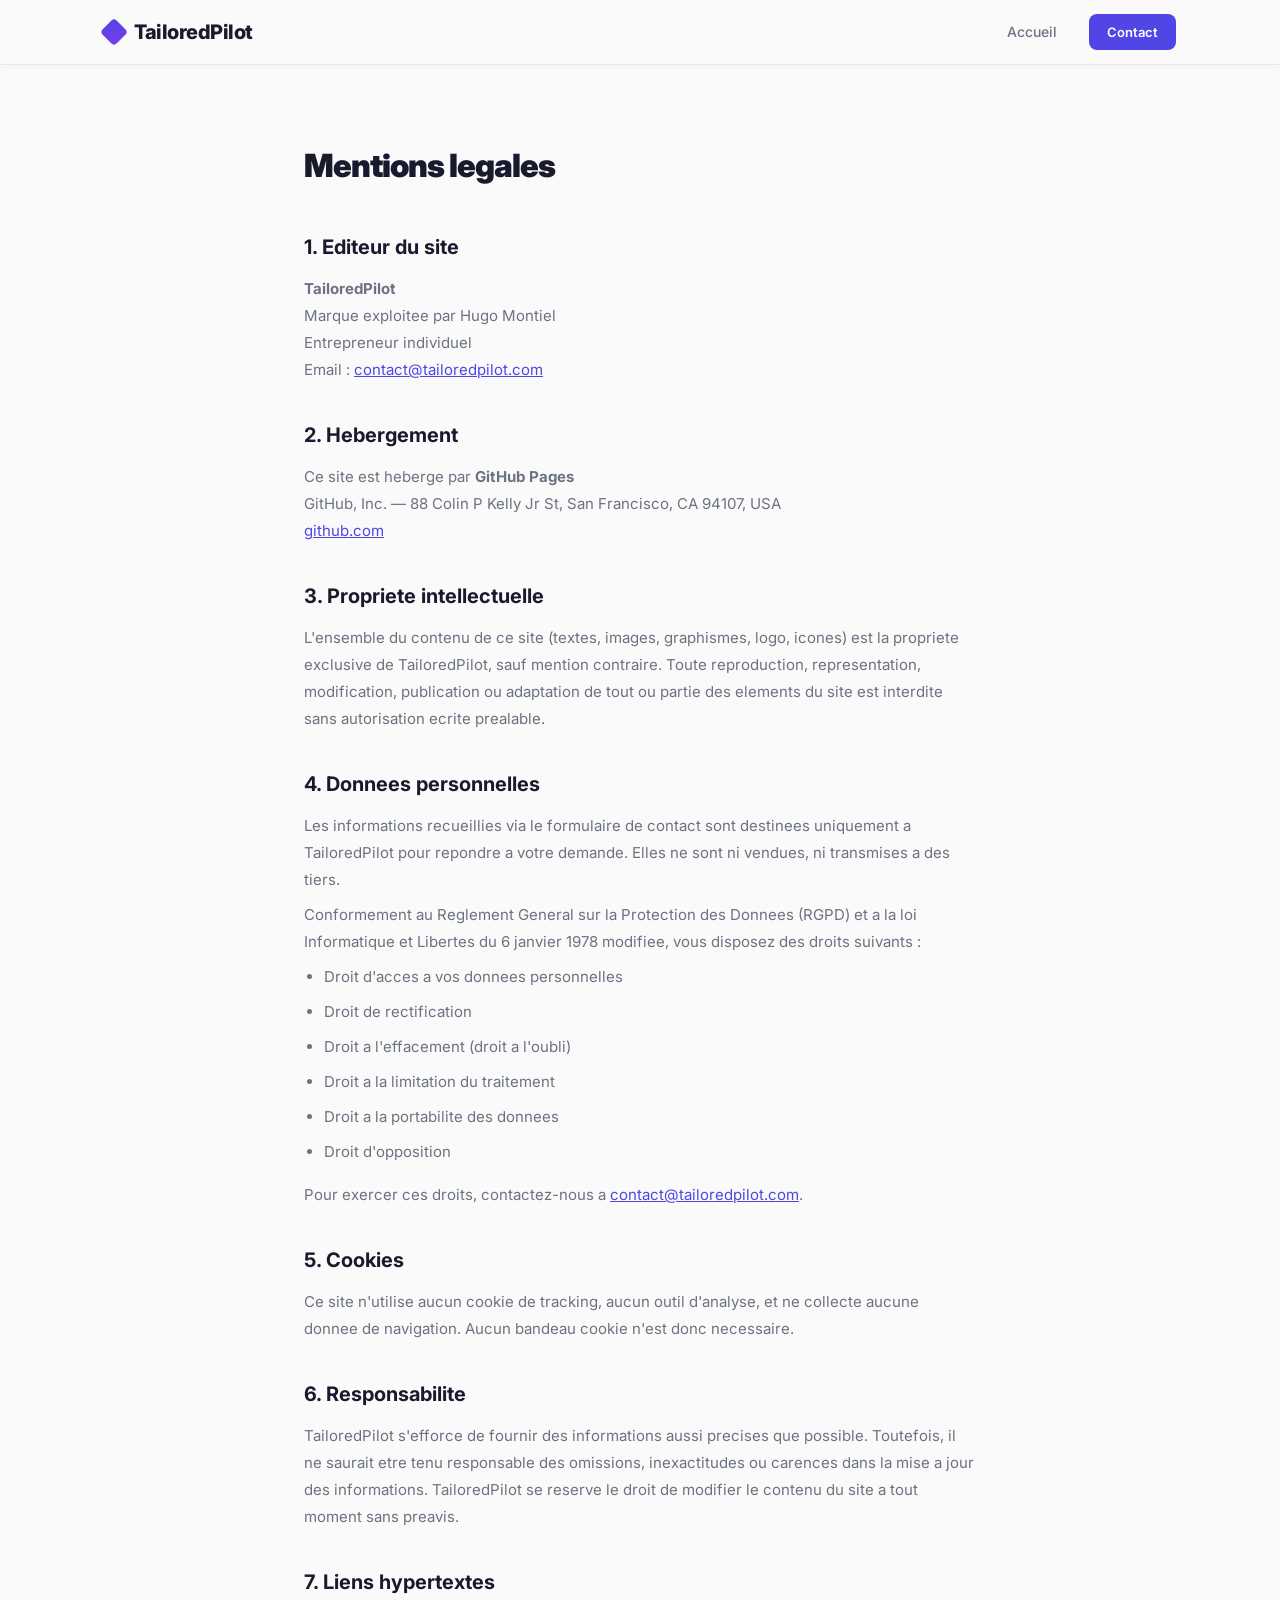
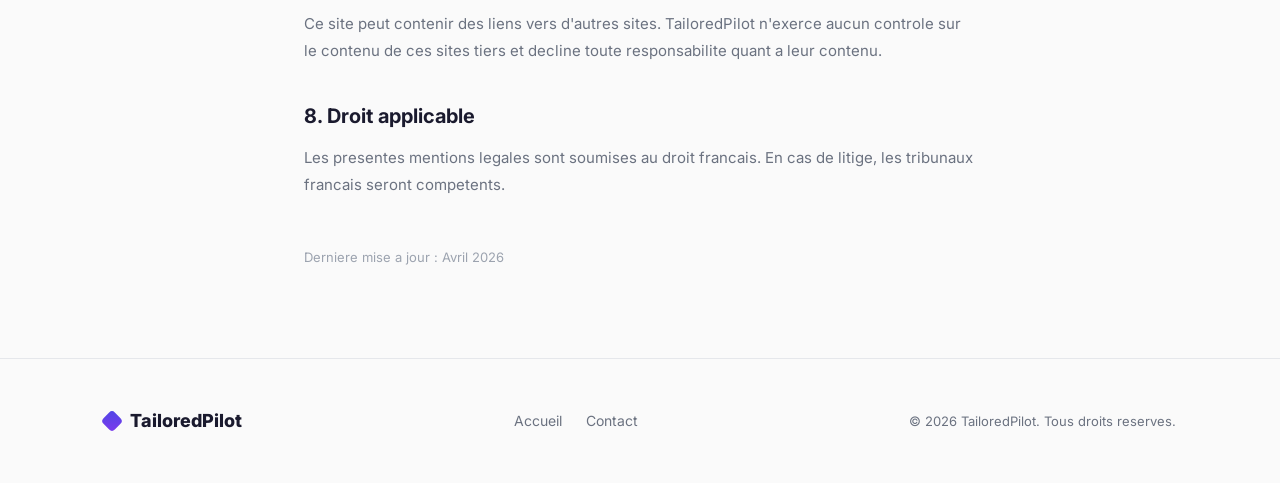
<file: mentions-legales.html>
<!DOCTYPE html>
<html lang="fr">
<head>
  <meta charset="UTF-8">
  <meta name="viewport" content="width=device-width, initial-scale=1.0">
  <title>Mentions legales — TailoredPilot</title>
  <link rel="icon" href="favicon.svg" type="image/svg+xml">
  <link rel="preconnect" href="https://fonts.googleapis.com">
  <link rel="preconnect" href="https://fonts.gstatic.com" crossorigin>
  <link href="https://fonts.googleapis.com/css2?family=Inter:wght@400;500;600;700;800;900&display=swap" rel="stylesheet">
  <link rel="stylesheet" href="style.css">
  <style>
    .legal { padding: 140px 0 80px; }
    .legal h1 { font-size: 32px; font-weight: 900; margin-bottom: 40px; letter-spacing: -1px; }
    .legal h2 { font-size: 20px; font-weight: 700; margin: 36px 0 12px; color: var(--text); }
    .legal p, .legal li { font-size: 15px; color: var(--text-light); line-height: 1.8; margin-bottom: 8px; }
    .legal ul { padding-left: 20px; list-style: disc; margin-bottom: 16px; }
    .legal a { color: var(--accent); text-decoration: underline; }
    .legal-container { max-width: 720px; margin: 0 auto; padding: 0 24px; }
  </style>
</head>
<body>

  <nav class="nav nav-scrolled">
    <div class="container nav-inner">
      <a href="index.html" class="logo">
        <div class="logo-diamond"></div>
        TailoredPilot
      </a>
      <div class="nav-links">
        <a href="index.html">Accueil</a>
        <a href="index.html#contact" class="btn btn-sm">Contact</a>
      </div>
    </div>
  </nav>

  <section class="legal">
    <div class="legal-container">
      <h1>Mentions legales</h1>

      <h2>1. Editeur du site</h2>
      <p>
        <strong>TailoredPilot</strong><br>
        Marque exploitee par Hugo Montiel<br>
        Entrepreneur individuel<br>
        Email : <a href="mailto:contact@tailoredpilot.com">contact@tailoredpilot.com</a>
      </p>

      <h2>2. Hebergement</h2>
      <p>
        Ce site est heberge par <strong>GitHub Pages</strong><br>
        GitHub, Inc. — 88 Colin P Kelly Jr St, San Francisco, CA 94107, USA<br>
        <a href="https://github.com" target="_blank" rel="noopener">github.com</a>
      </p>

      <h2>3. Propriete intellectuelle</h2>
      <p>
        L'ensemble du contenu de ce site (textes, images, graphismes, logo, icones) est la propriete exclusive de TailoredPilot, sauf mention contraire. Toute reproduction, representation, modification, publication ou adaptation de tout ou partie des elements du site est interdite sans autorisation ecrite prealable.
      </p>

      <h2>4. Donnees personnelles</h2>
      <p>
        Les informations recueillies via le formulaire de contact sont destinees uniquement a TailoredPilot pour repondre a votre demande. Elles ne sont ni vendues, ni transmises a des tiers.
      </p>
      <p>
        Conformement au Reglement General sur la Protection des Donnees (RGPD) et a la loi Informatique et Libertes du 6 janvier 1978 modifiee, vous disposez des droits suivants :
      </p>
      <ul>
        <li>Droit d'acces a vos donnees personnelles</li>
        <li>Droit de rectification</li>
        <li>Droit a l'effacement (droit a l'oubli)</li>
        <li>Droit a la limitation du traitement</li>
        <li>Droit a la portabilite des donnees</li>
        <li>Droit d'opposition</li>
      </ul>
      <p>
        Pour exercer ces droits, contactez-nous a <a href="mailto:contact@tailoredpilot.com">contact@tailoredpilot.com</a>.
      </p>

      <h2>5. Cookies</h2>
      <p>
        Ce site n'utilise aucun cookie de tracking, aucun outil d'analyse, et ne collecte aucune donnee de navigation. Aucun bandeau cookie n'est donc necessaire.
      </p>

      <h2>6. Responsabilite</h2>
      <p>
        TailoredPilot s'efforce de fournir des informations aussi precises que possible. Toutefois, il ne saurait etre tenu responsable des omissions, inexactitudes ou carences dans la mise a jour des informations. TailoredPilot se reserve le droit de modifier le contenu du site a tout moment sans preavis.
      </p>

      <h2>7. Liens hypertextes</h2>
      <p>
        Ce site peut contenir des liens vers d'autres sites. TailoredPilot n'exerce aucun controle sur le contenu de ces sites tiers et decline toute responsabilite quant a leur contenu.
      </p>

      <h2>8. Droit applicable</h2>
      <p>
        Les presentes mentions legales sont soumises au droit francais. En cas de litige, les tribunaux francais seront competents.
      </p>

      <p style="margin-top: 48px; font-size: 13px; color: #9ca3af;">
        Derniere mise a jour : Avril 2026
      </p>
    </div>
  </section>

  <footer class="footer">
    <div class="container footer-inner">
      <div class="footer-brand">
        <div class="logo-diamond logo-diamond-sm"></div>
        TailoredPilot
      </div>
      <div class="footer-links">
        <a href="index.html">Accueil</a>
        <a href="index.html#contact">Contact</a>
      </div>
      <div class="footer-copy">
        &copy; 2026 TailoredPilot. Tous droits reserves.
      </div>
    </div>
  </footer>

</body>
</html>
</file>
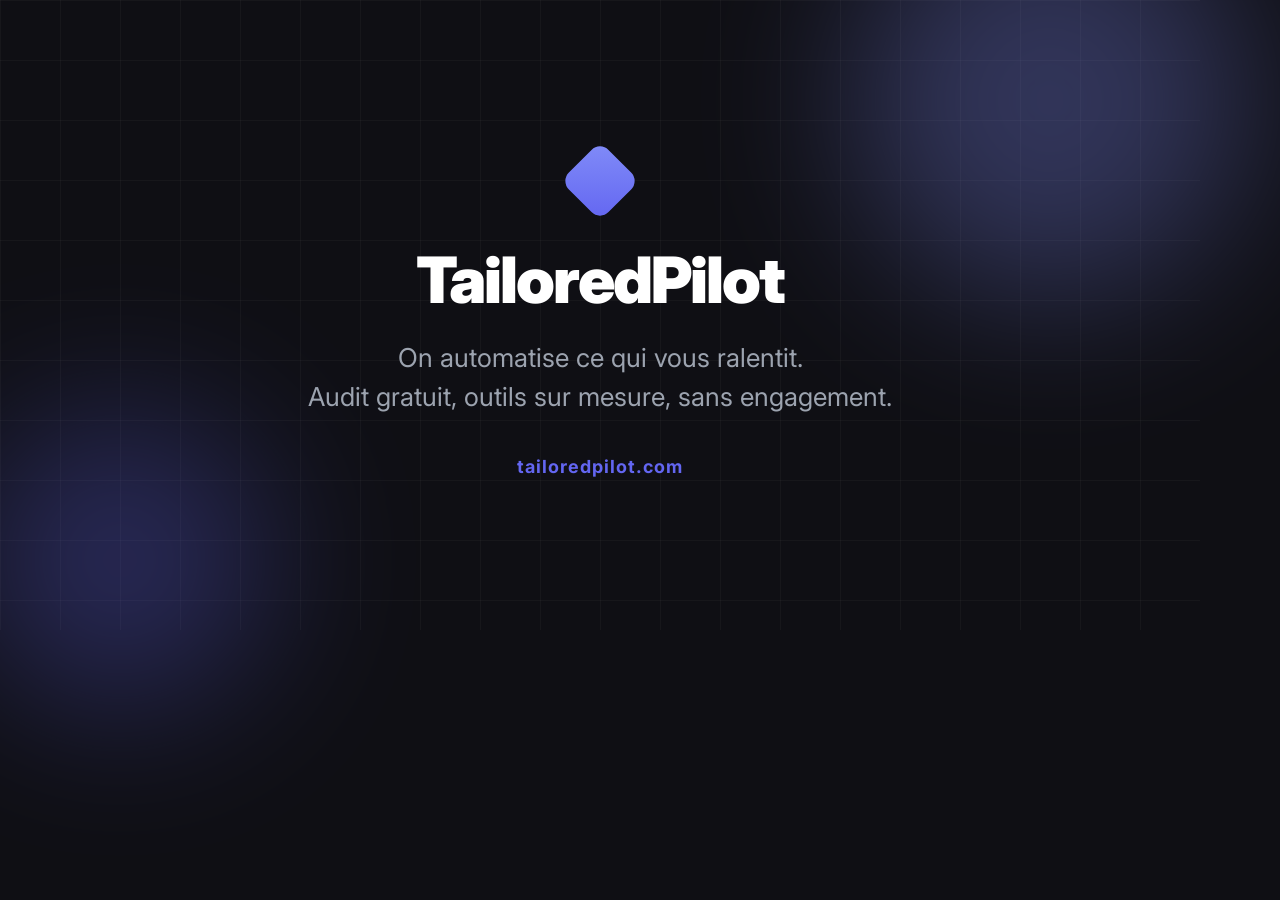
<file: og-image.html>
<!DOCTYPE html>
<html>
<head>
  <meta charset="UTF-8">
  <link href="https://fonts.googleapis.com/css2?family=Inter:wght@400;700;900&display=swap" rel="stylesheet">
  <style>
    * { margin: 0; padding: 0; box-sizing: border-box; }
    body {
      width: 1200px;
      height: 630px;
      background: #0f0f14;
      font-family: 'Inter', sans-serif;
      display: flex;
      align-items: center;
      justify-content: center;
      overflow: hidden;
      position: relative;
    }
    .bg-grid {
      position: absolute;
      inset: 0;
      background-image:
        linear-gradient(rgba(255,255,255,.03) 1px, transparent 1px),
        linear-gradient(90deg, rgba(255,255,255,.03) 1px, transparent 1px);
      background-size: 60px 60px;
    }
    .orb {
      position: absolute;
      border-radius: 50%;
      filter: blur(80px);
      opacity: .3;
    }
    .orb-1 { width: 400px; height: 400px; background: #818cf8; top: -100px; right: -50px; }
    .orb-2 { width: 300px; height: 300px; background: #6366f1; bottom: -80px; left: -30px; }
    .content {
      position: relative;
      z-index: 1;
      text-align: center;
      padding: 0 80px;
    }
    .diamond {
      width: 56px;
      height: 56px;
      background: linear-gradient(135deg, #818cf8, #6366f1);
      transform: rotate(45deg);
      border-radius: 12px;
      margin: 0 auto 32px;
    }
    h1 {
      font-size: 64px;
      font-weight: 900;
      color: white;
      letter-spacing: -2px;
      margin-bottom: 20px;
    }
    p {
      font-size: 26px;
      color: #9ca3af;
      font-weight: 400;
      line-height: 1.5;
    }
    .url {
      margin-top: 40px;
      font-size: 18px;
      color: #6366f1;
      font-weight: 700;
      letter-spacing: 1px;
    }
  </style>
</head>
<body>
  <div class="bg-grid"></div>
  <div class="orb orb-1"></div>
  <div class="orb orb-2"></div>
  <div class="content">
    <div class="diamond"></div>
    <h1>TailoredPilot</h1>
    <p>On automatise ce qui vous ralentit.<br>Audit gratuit, outils sur mesure, sans engagement.</p>
    <div class="url">tailoredpilot.com</div>
  </div>
</body>
</html>
</file>
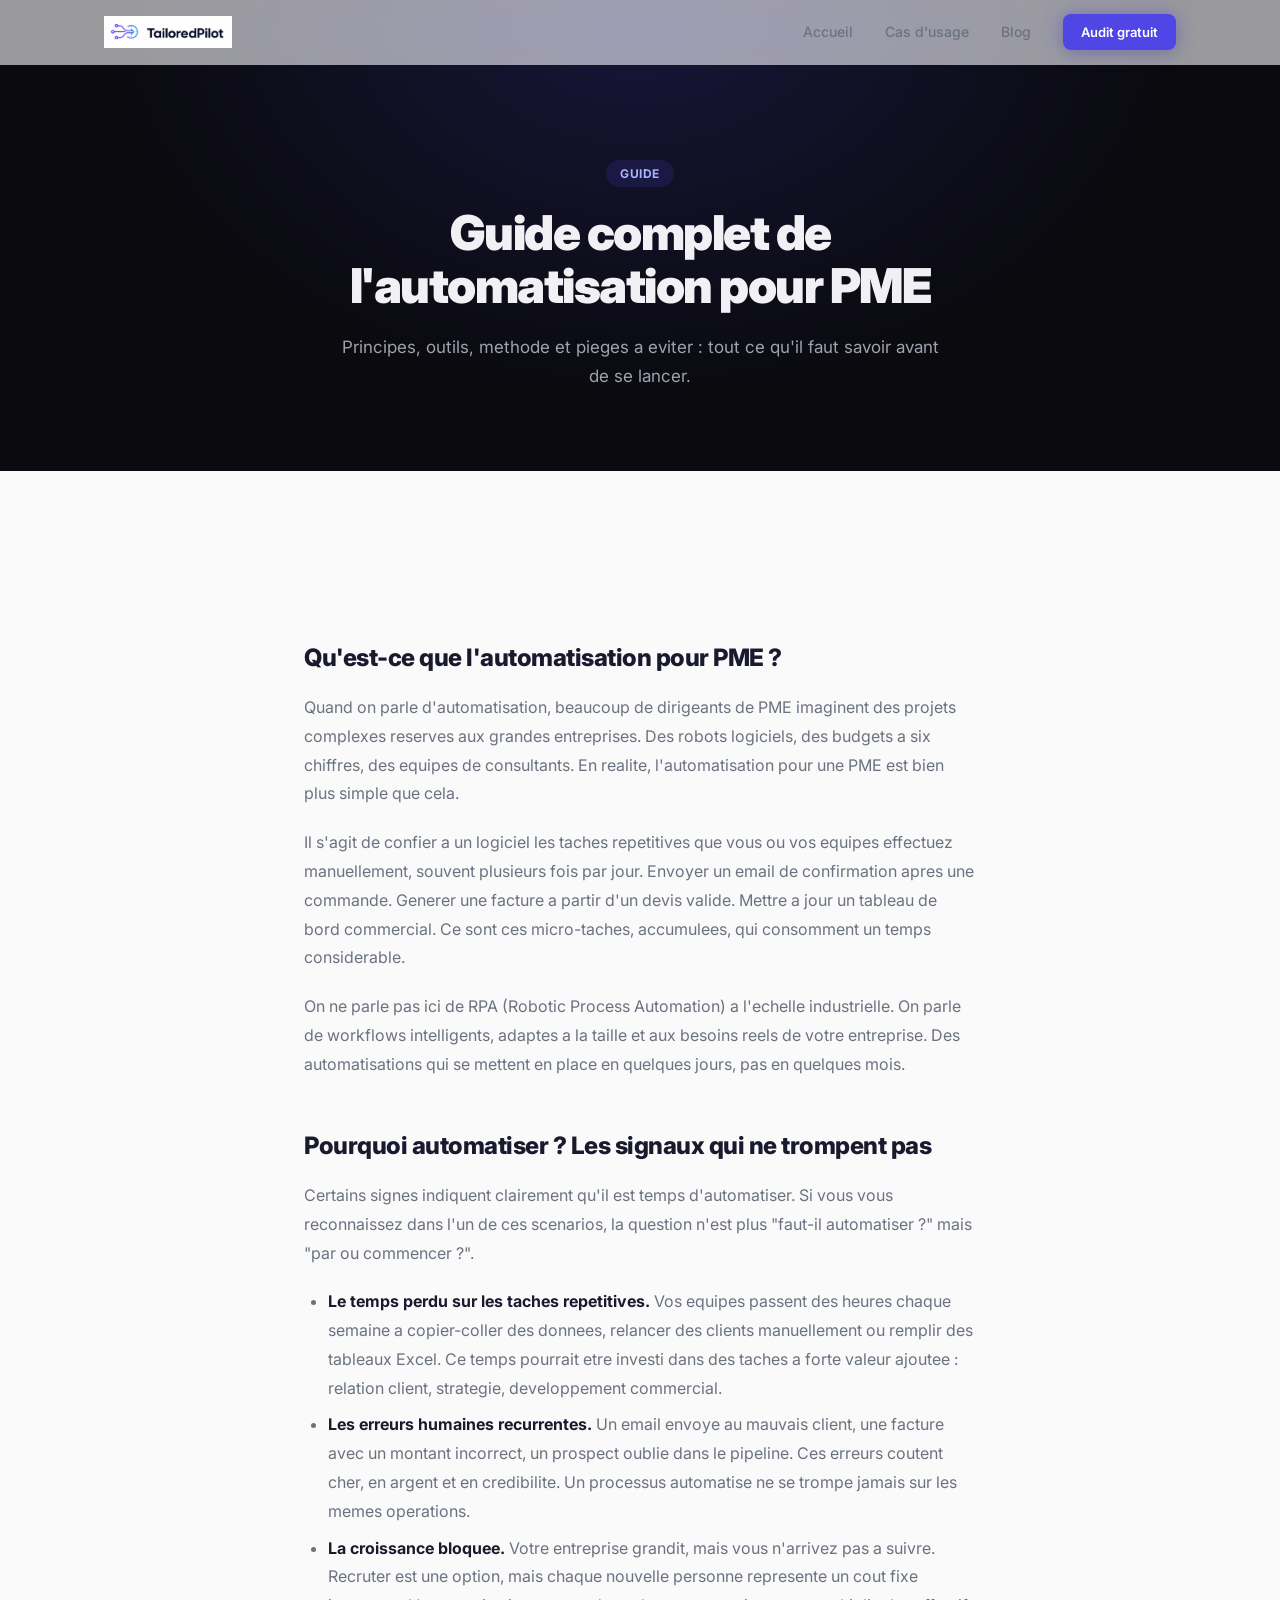
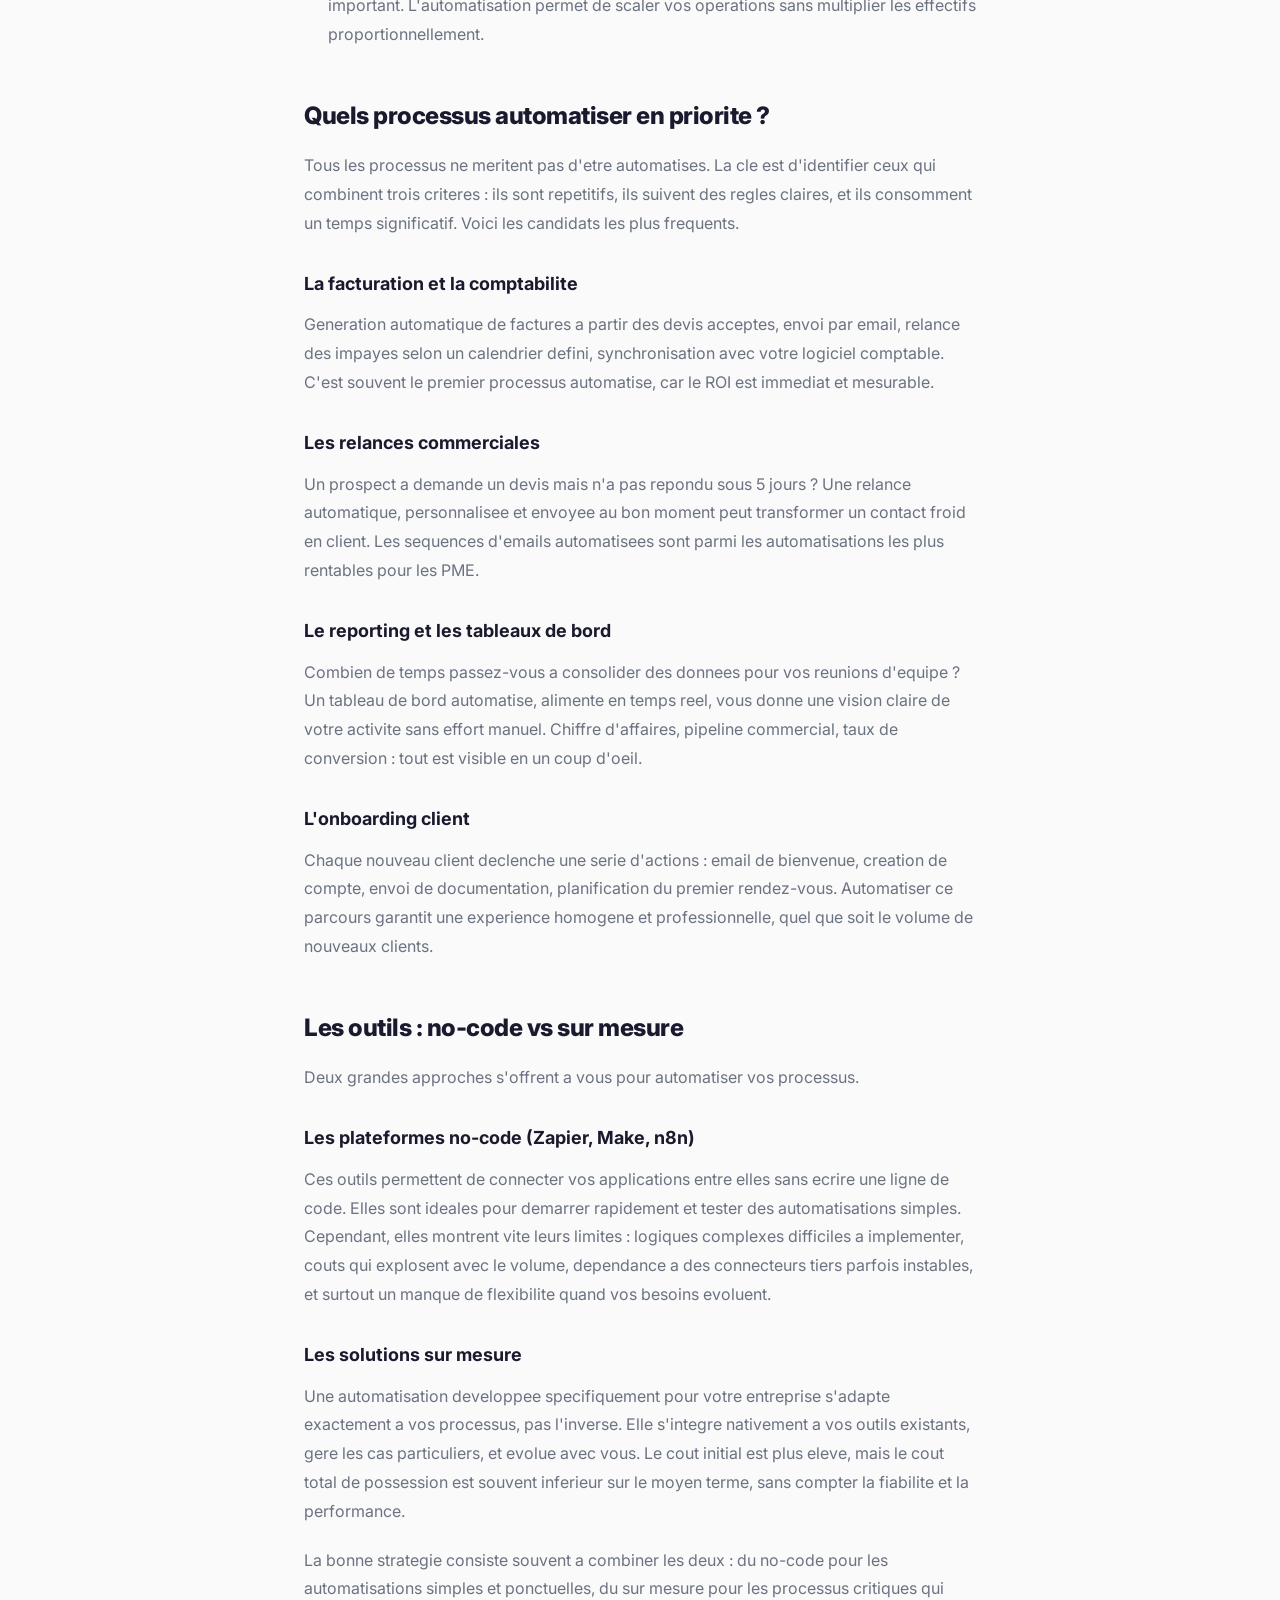
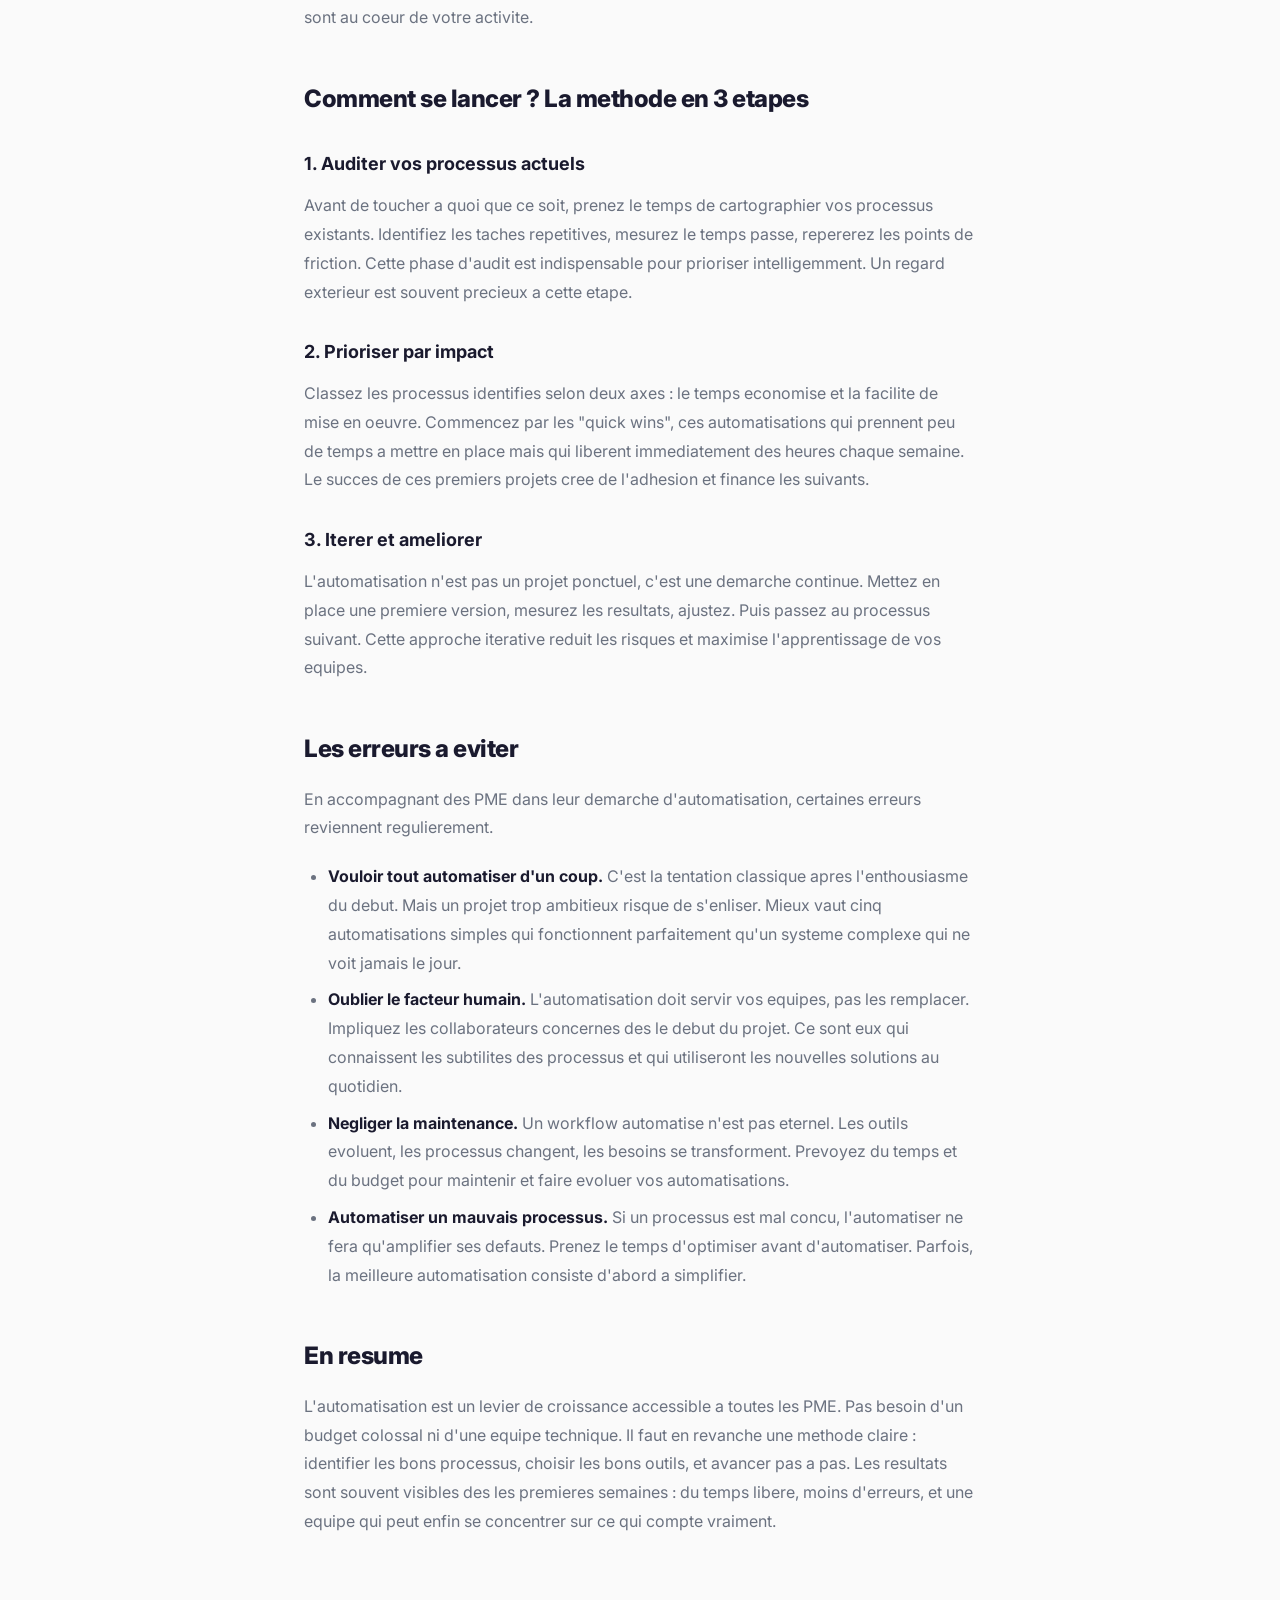
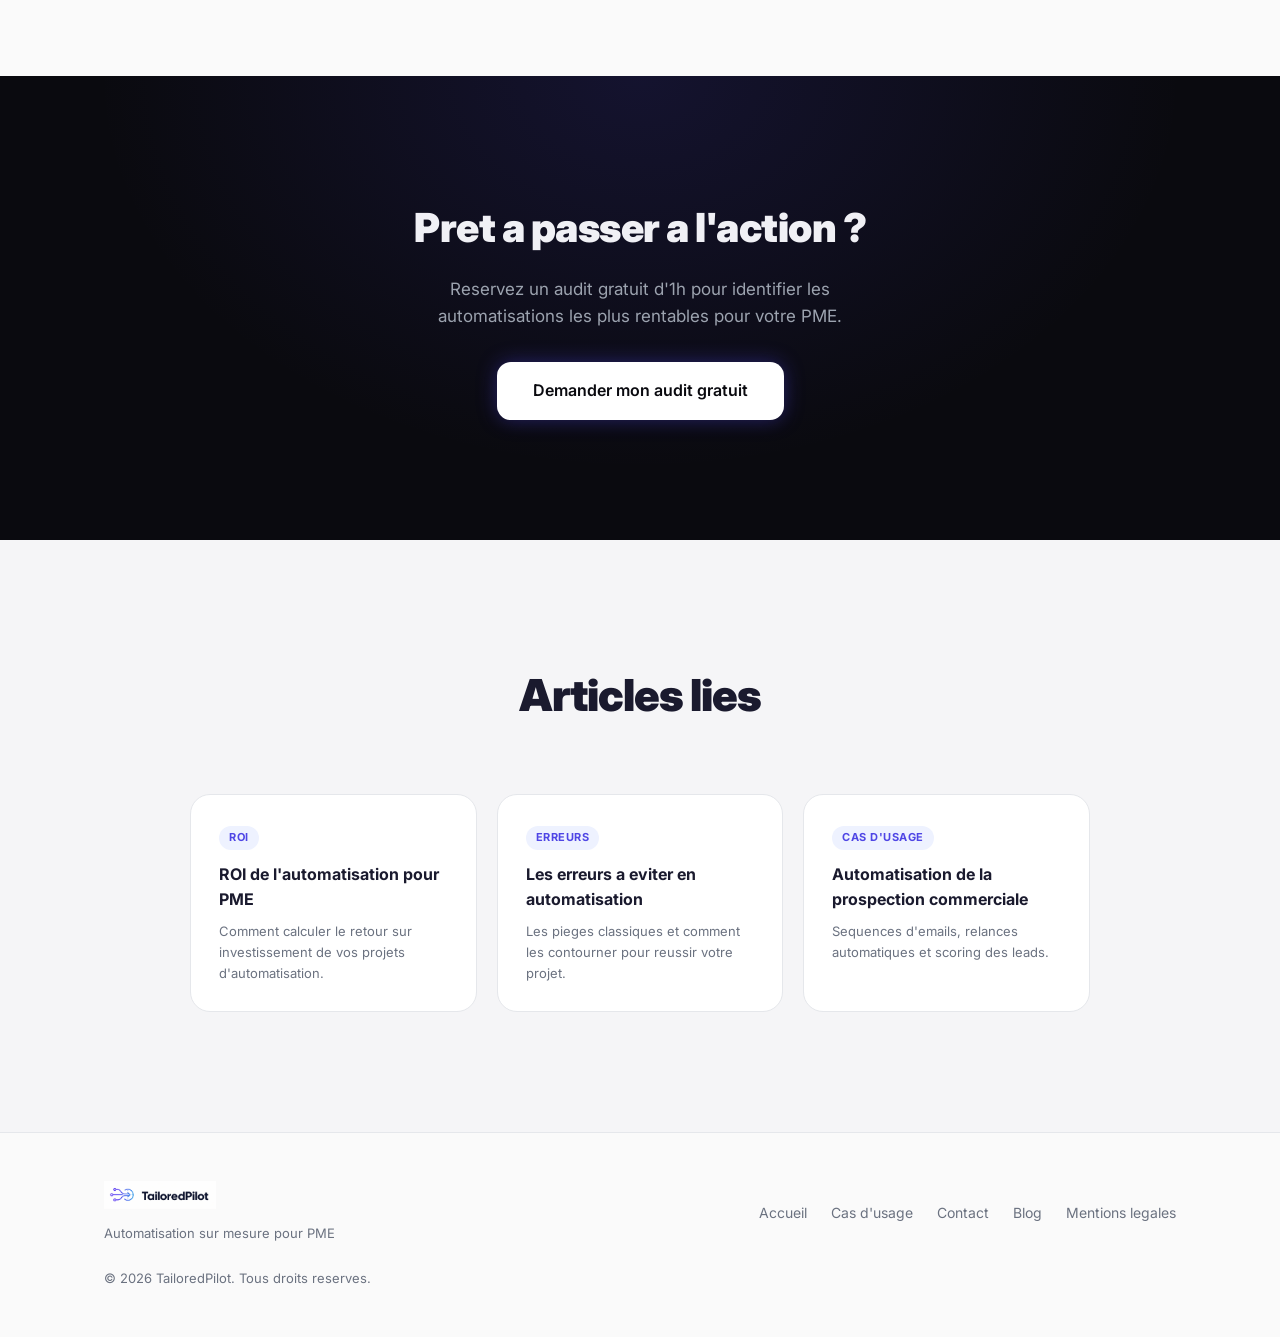
<file: blog/automatisation-pme-guide-complet.html>
<!DOCTYPE html>
<html lang="fr">
<head>
  <meta charset="UTF-8">
  <meta name="viewport" content="width=device-width, initial-scale=1.0">
  <title>Guide complet de l'automatisation pour PME — TailoredPilot</title>
  <meta name="description" content="Tout ce qu'il faut savoir sur l'automatisation pour PME : definition, processus a automatiser, outils, methode et erreurs a eviter.">
  <meta property="og:title" content="Guide complet de l'automatisation pour PME — TailoredPilot">
  <meta property="og:description" content="Tout ce qu'il faut savoir sur l'automatisation pour PME : definition, processus a automatiser, outils, methode et erreurs a eviter.">
  <meta property="og:type" content="article">
  <meta property="og:url" content="https://tailoredpilot.com/blog/automatisation-pme-guide-complet.html">
  <meta property="og:image" content="https://tailoredpilot.com/og-image.png">
  <meta property="og:locale" content="fr_FR">
  <meta property="og:site_name" content="TailoredPilot">
  <link rel="canonical" href="https://tailoredpilot.com/blog/automatisation-pme-guide-complet.html">
  <meta name="robots" content="index, follow">
  <link rel="icon" href="../logo-icon.png" type="image/png">
  <link rel="preconnect" href="https://fonts.googleapis.com">
  <link rel="preconnect" href="https://fonts.gstatic.com" crossorigin>
  <link href="https://fonts.googleapis.com/css2?family=Inter:wght@400;500;600;700;800;900&display=swap" rel="stylesheet">
  <link rel="stylesheet" href="../style.css">
  <script type="application/ld+json">
  {
    "@context": "https://schema.org",
    "@type": "Article",
    "headline": "Guide complet de l'automatisation pour PME",
    "description": "Tout ce qu'il faut savoir sur l'automatisation pour PME : definition, processus a automatiser, outils, methode et erreurs a eviter.",
    "datePublished": "2026-04-24",
    "dateModified": "2026-04-27",
    "author": {
      "@type": "Organization",
      "name": "TailoredPilot"
    },
    "publisher": {
      "@type": "Organization",
      "name": "TailoredPilot",
      "url": "https://tailoredpilot.com"
    },
    "mainEntityOfPage": {
      "@type": "WebPage",
      "@id": "https://tailoredpilot.com/blog/automatisation-pme-guide-complet.html"
    }
  }
  </script>
  <script type="application/ld+json">
  {"@context":"https://schema.org","@type":"BreadcrumbList","itemListElement":[{"@type":"ListItem","position":1,"name":"Accueil","item":"https://tailoredpilot.com/"},{"@type":"ListItem","position":2,"name":"Blog","item":"https://tailoredpilot.com/blog/"},{"@type":"ListItem","position":3,"name":"Guide complet de l'automatisation pour PME"}]}
  </script>
</head>
<body>

  <nav class="nav" id="nav">
    <div class="container nav-inner">
      <a href="../index.html" class="logo">
        <img src="../logo-full.png" alt="TailoredPilot" class="logo-img">
      </a>
      <div class="nav-links" id="navLinks">
        <a href="../index.html">Accueil</a>
        <a href="../index.html#cas">Cas d'usage</a>
        <a href="./">Blog</a>
        <a href="../index.html#contact" class="btn btn-sm btn-glow">Audit gratuit</a>
      </div>
      <button class="menu-toggle" id="menuToggle" aria-label="Menu">
        <span></span><span></span><span></span>
      </button>
    </div>
  </nav>

  <header class="article-hero">
    <div class="container article-hero-content">
      <div class="article-tag">Guide</div>
      <h1>Guide complet de l'automatisation pour PME</h1>
      <p>Principes, outils, methode et pieges a eviter : tout ce qu'il faut savoir avant de se lancer.</p>
    </div>
  </header>

  <section class="section">
    <div class="container">
      <div class="article-body">

        <h2>Qu'est-ce que l'automatisation pour PME ?</h2>

        <p>Quand on parle d'automatisation, beaucoup de dirigeants de PME imaginent des projets complexes reserves aux grandes entreprises. Des robots logiciels, des budgets a six chiffres, des equipes de consultants. En realite, l'automatisation pour une PME est bien plus simple que cela.</p>

        <p>Il s'agit de confier a un logiciel les taches repetitives que vous ou vos equipes effectuez manuellement, souvent plusieurs fois par jour. Envoyer un email de confirmation apres une commande. Generer une facture a partir d'un devis valide. Mettre a jour un tableau de bord commercial. Ce sont ces micro-taches, accumulees, qui consomment un temps considerable.</p>

        <p>On ne parle pas ici de RPA (Robotic Process Automation) a l'echelle industrielle. On parle de workflows intelligents, adaptes a la taille et aux besoins reels de votre entreprise. Des automatisations qui se mettent en place en quelques jours, pas en quelques mois.</p>

        <h2>Pourquoi automatiser ? Les signaux qui ne trompent pas</h2>

        <p>Certains signes indiquent clairement qu'il est temps d'automatiser. Si vous vous reconnaissez dans l'un de ces scenarios, la question n'est plus "faut-il automatiser ?" mais "par ou commencer ?".</p>

        <ul>
          <li><strong>Le temps perdu sur les taches repetitives.</strong> Vos equipes passent des heures chaque semaine a copier-coller des donnees, relancer des clients manuellement ou remplir des tableaux Excel. Ce temps pourrait etre investi dans des taches a forte valeur ajoutee : relation client, strategie, developpement commercial.</li>
          <li><strong>Les erreurs humaines recurrentes.</strong> Un email envoye au mauvais client, une facture avec un montant incorrect, un prospect oublie dans le pipeline. Ces erreurs coutent cher, en argent et en credibilite. Un processus automatise ne se trompe jamais sur les memes operations.</li>
          <li><strong>La croissance bloquee.</strong> Votre entreprise grandit, mais vous n'arrivez pas a suivre. Recruter est une option, mais chaque nouvelle personne represente un cout fixe important. L'automatisation permet de scaler vos operations sans multiplier les effectifs proportionnellement.</li>
        </ul>

        <h2>Quels processus automatiser en priorite ?</h2>

        <p>Tous les processus ne meritent pas d'etre automatises. La cle est d'identifier ceux qui combinent trois criteres : ils sont repetitifs, ils suivent des regles claires, et ils consomment un temps significatif. Voici les candidats les plus frequents.</p>

        <h3>La facturation et la comptabilite</h3>
        <p>Generation automatique de factures a partir des devis acceptes, envoi par email, relance des impayes selon un calendrier defini, synchronisation avec votre logiciel comptable. C'est souvent le premier processus automatise, car le ROI est immediat et mesurable.</p>

        <h3>Les relances commerciales</h3>
        <p>Un prospect a demande un devis mais n'a pas repondu sous 5 jours ? Une relance automatique, personnalisee et envoyee au bon moment peut transformer un contact froid en client. Les sequences d'emails automatisees sont parmi les automatisations les plus rentables pour les PME.</p>

        <h3>Le reporting et les tableaux de bord</h3>
        <p>Combien de temps passez-vous a consolider des donnees pour vos reunions d'equipe ? Un tableau de bord automatise, alimente en temps reel, vous donne une vision claire de votre activite sans effort manuel. Chiffre d'affaires, pipeline commercial, taux de conversion : tout est visible en un coup d'oeil.</p>

        <h3>L'onboarding client</h3>
        <p>Chaque nouveau client declenche une serie d'actions : email de bienvenue, creation de compte, envoi de documentation, planification du premier rendez-vous. Automatiser ce parcours garantit une experience homogene et professionnelle, quel que soit le volume de nouveaux clients.</p>

        <h2>Les outils : no-code vs sur mesure</h2>

        <p>Deux grandes approches s'offrent a vous pour automatiser vos processus.</p>

        <h3>Les plateformes no-code (Zapier, Make, n8n)</h3>
        <p>Ces outils permettent de connecter vos applications entre elles sans ecrire une ligne de code. Elles sont ideales pour demarrer rapidement et tester des automatisations simples. Cependant, elles montrent vite leurs limites : logiques complexes difficiles a implementer, couts qui explosent avec le volume, dependance a des connecteurs tiers parfois instables, et surtout un manque de flexibilite quand vos besoins evoluent.</p>

        <h3>Les solutions sur mesure</h3>
        <p>Une automatisation developpee specifiquement pour votre entreprise s'adapte exactement a vos processus, pas l'inverse. Elle s'integre nativement a vos outils existants, gere les cas particuliers, et evolue avec vous. Le cout initial est plus eleve, mais le cout total de possession est souvent inferieur sur le moyen terme, sans compter la fiabilite et la performance.</p>

        <p>La bonne strategie consiste souvent a combiner les deux : du no-code pour les automatisations simples et ponctuelles, du sur mesure pour les processus critiques qui sont au coeur de votre activite.</p>

        <h2>Comment se lancer ? La methode en 3 etapes</h2>

        <h3>1. Auditer vos processus actuels</h3>
        <p>Avant de toucher a quoi que ce soit, prenez le temps de cartographier vos processus existants. Identifiez les taches repetitives, mesurez le temps passe, repererez les points de friction. Cette phase d'audit est indispensable pour prioriser intelligemment. Un regard exterieur est souvent precieux a cette etape.</p>

        <h3>2. Prioriser par impact</h3>
        <p>Classez les processus identifies selon deux axes : le temps economise et la facilite de mise en oeuvre. Commencez par les "quick wins", ces automatisations qui prennent peu de temps a mettre en place mais qui liberent immediatement des heures chaque semaine. Le succes de ces premiers projets cree de l'adhesion et finance les suivants.</p>

        <h3>3. Iterer et ameliorer</h3>
        <p>L'automatisation n'est pas un projet ponctuel, c'est une demarche continue. Mettez en place une premiere version, mesurez les resultats, ajustez. Puis passez au processus suivant. Cette approche iterative reduit les risques et maximise l'apprentissage de vos equipes.</p>

        <h2>Les erreurs a eviter</h2>

        <p>En accompagnant des PME dans leur demarche d'automatisation, certaines erreurs reviennent regulierement.</p>

        <ul>
          <li><strong>Vouloir tout automatiser d'un coup.</strong> C'est la tentation classique apres l'enthousiasme du debut. Mais un projet trop ambitieux risque de s'enliser. Mieux vaut cinq automatisations simples qui fonctionnent parfaitement qu'un systeme complexe qui ne voit jamais le jour.</li>
          <li><strong>Oublier le facteur humain.</strong> L'automatisation doit servir vos equipes, pas les remplacer. Impliquez les collaborateurs concernes des le debut du projet. Ce sont eux qui connaissent les subtilites des processus et qui utiliseront les nouvelles solutions au quotidien.</li>
          <li><strong>Negliger la maintenance.</strong> Un workflow automatise n'est pas eternel. Les outils evoluent, les processus changent, les besoins se transforment. Prevoyez du temps et du budget pour maintenir et faire evoluer vos automatisations.</li>
          <li><strong>Automatiser un mauvais processus.</strong> Si un processus est mal concu, l'automatiser ne fera qu'amplifier ses defauts. Prenez le temps d'optimiser avant d'automatiser. Parfois, la meilleure automatisation consiste d'abord a simplifier.</li>
        </ul>

        <h2>En resume</h2>

        <p>L'automatisation est un levier de croissance accessible a toutes les PME. Pas besoin d'un budget colossal ni d'une equipe technique. Il faut en revanche une methode claire : identifier les bons processus, choisir les bons outils, et avancer pas a pas. Les resultats sont souvent visibles des les premieres semaines : du temps libere, moins d'erreurs, et une equipe qui peut enfin se concentrer sur ce qui compte vraiment.</p>

      </div>
    </div>
  </section>

  <section class="section bg-dark">
    <div class="container" style="text-align:center;position:relative;z-index:1;">
      <h2 style="font-size:clamp(28px,4vw,40px);font-weight:900;letter-spacing:-.5px;margin-bottom:16px;">Pret a passer a l'action ?</h2>
      <p style="font-size:17px;color:#9ca3af;margin-bottom:32px;max-width:500px;margin-left:auto;margin-right:auto;">Reservez un audit gratuit d'1h pour identifier les automatisations les plus rentables pour votre PME.</p>
      <a href="../index.html#contact" class="btn btn-lg btn-white btn-glow">Demander mon audit gratuit</a>
    </div>
  </section>

  <section class="section bg-light article-related">
    <div class="container">
      <div class="section-header">
        <h2>Articles lies</h2>
      </div>
      <div class="related-grid">
        <a href="roi-automatisation-pme.html" class="related-card">
          <div class="related-tag">ROI</div>
          <h3>ROI de l'automatisation pour PME</h3>
          <p>Comment calculer le retour sur investissement de vos projets d'automatisation.</p>
        </a>
        <a href="erreurs-automatisation-pme.html" class="related-card">
          <div class="related-tag">Erreurs</div>
          <h3>Les erreurs a eviter en automatisation</h3>
          <p>Les pieges classiques et comment les contourner pour reussir votre projet.</p>
        </a>
        <a href="../cas/automatisation-prospection-commerciale.html" class="related-card">
          <div class="related-tag">Cas d'usage</div>
          <h3>Automatisation de la prospection commerciale</h3>
          <p>Sequences d'emails, relances automatiques et scoring des leads.</p>
        </a>
      </div>
    </div>
  </section>
  <footer class="footer">
    <div class="container footer-inner">
      <div class="footer-brand">
        <img src="../logo-full.png" alt="TailoredPilot" class="footer-logo">
        <p>Automatisation sur mesure pour PME</p>
      </div>
      <div class="footer-links">
        <a href="../index.html">Accueil</a>
        <a href="../index.html#cas">Cas d'usage</a>
        <a href="../index.html#contact">Contact</a>
        <a href="./">Blog</a>
        <a href="../mentions-legales.html">Mentions legales</a>
      </div>
      <div class="footer-copy">&copy; 2026 TailoredPilot. Tous droits reserves.</div>
    </div>
  </footer>

  <script>
    window.addEventListener('scroll', () => {
      document.getElementById('nav').classList.toggle('nav-scrolled', window.scrollY > 50);
    });
    document.getElementById('menuToggle').addEventListener('click', () => {
      document.getElementById('navLinks').classList.toggle('open');
      document.getElementById('menuToggle').classList.toggle('active');
    });
  </script>

</body>
</html>
</file>
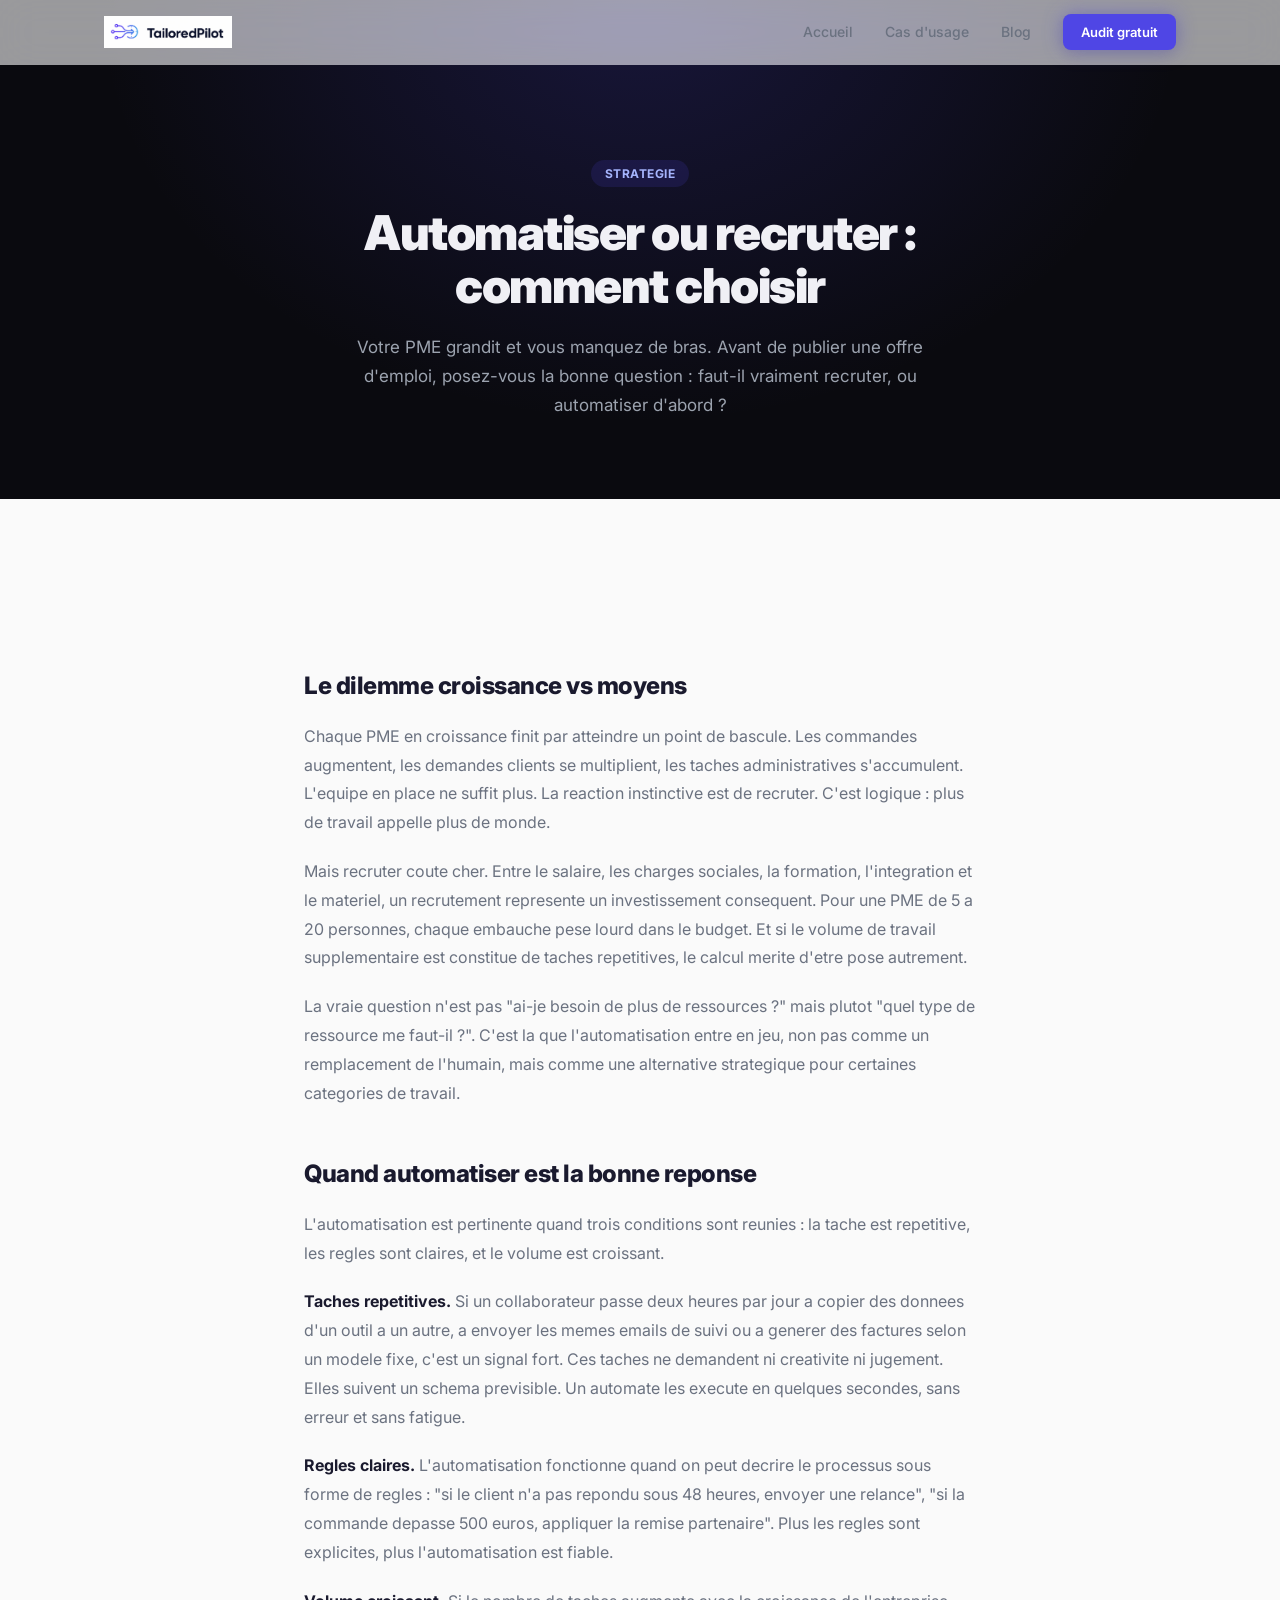
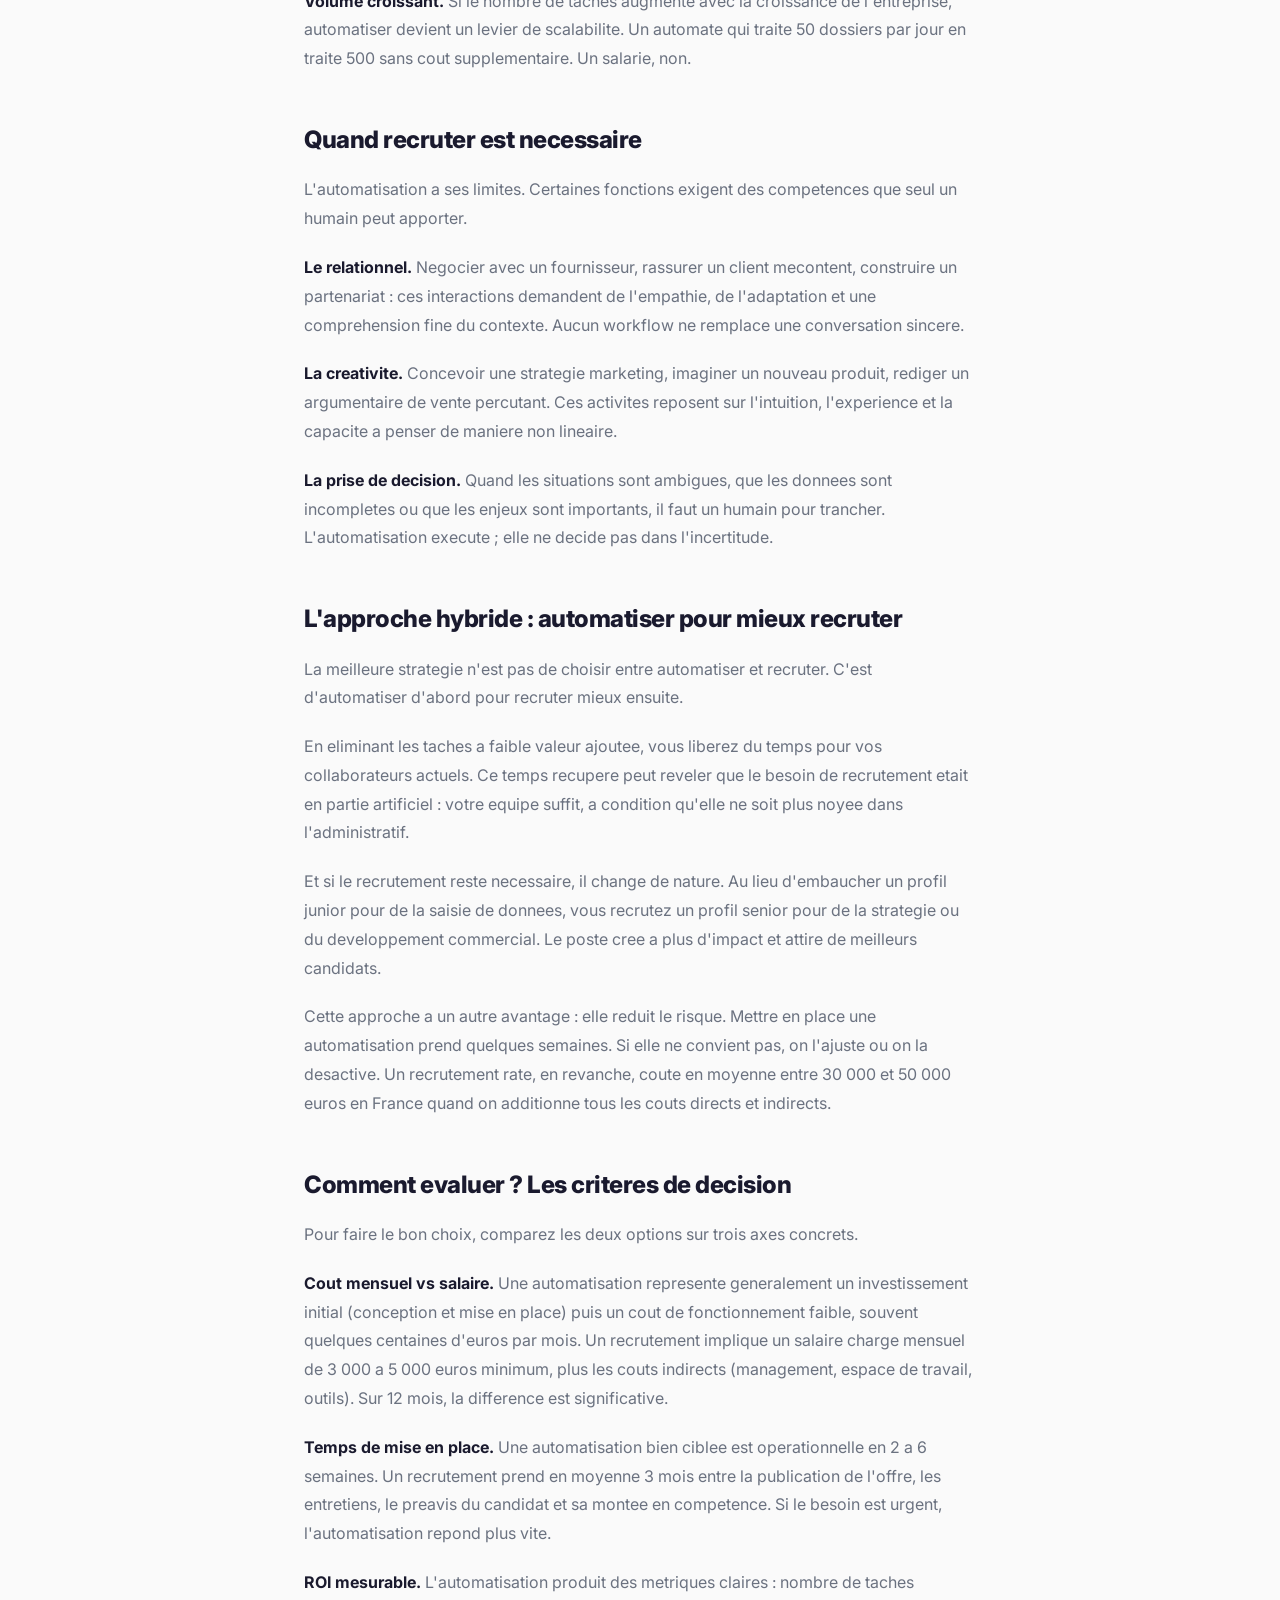
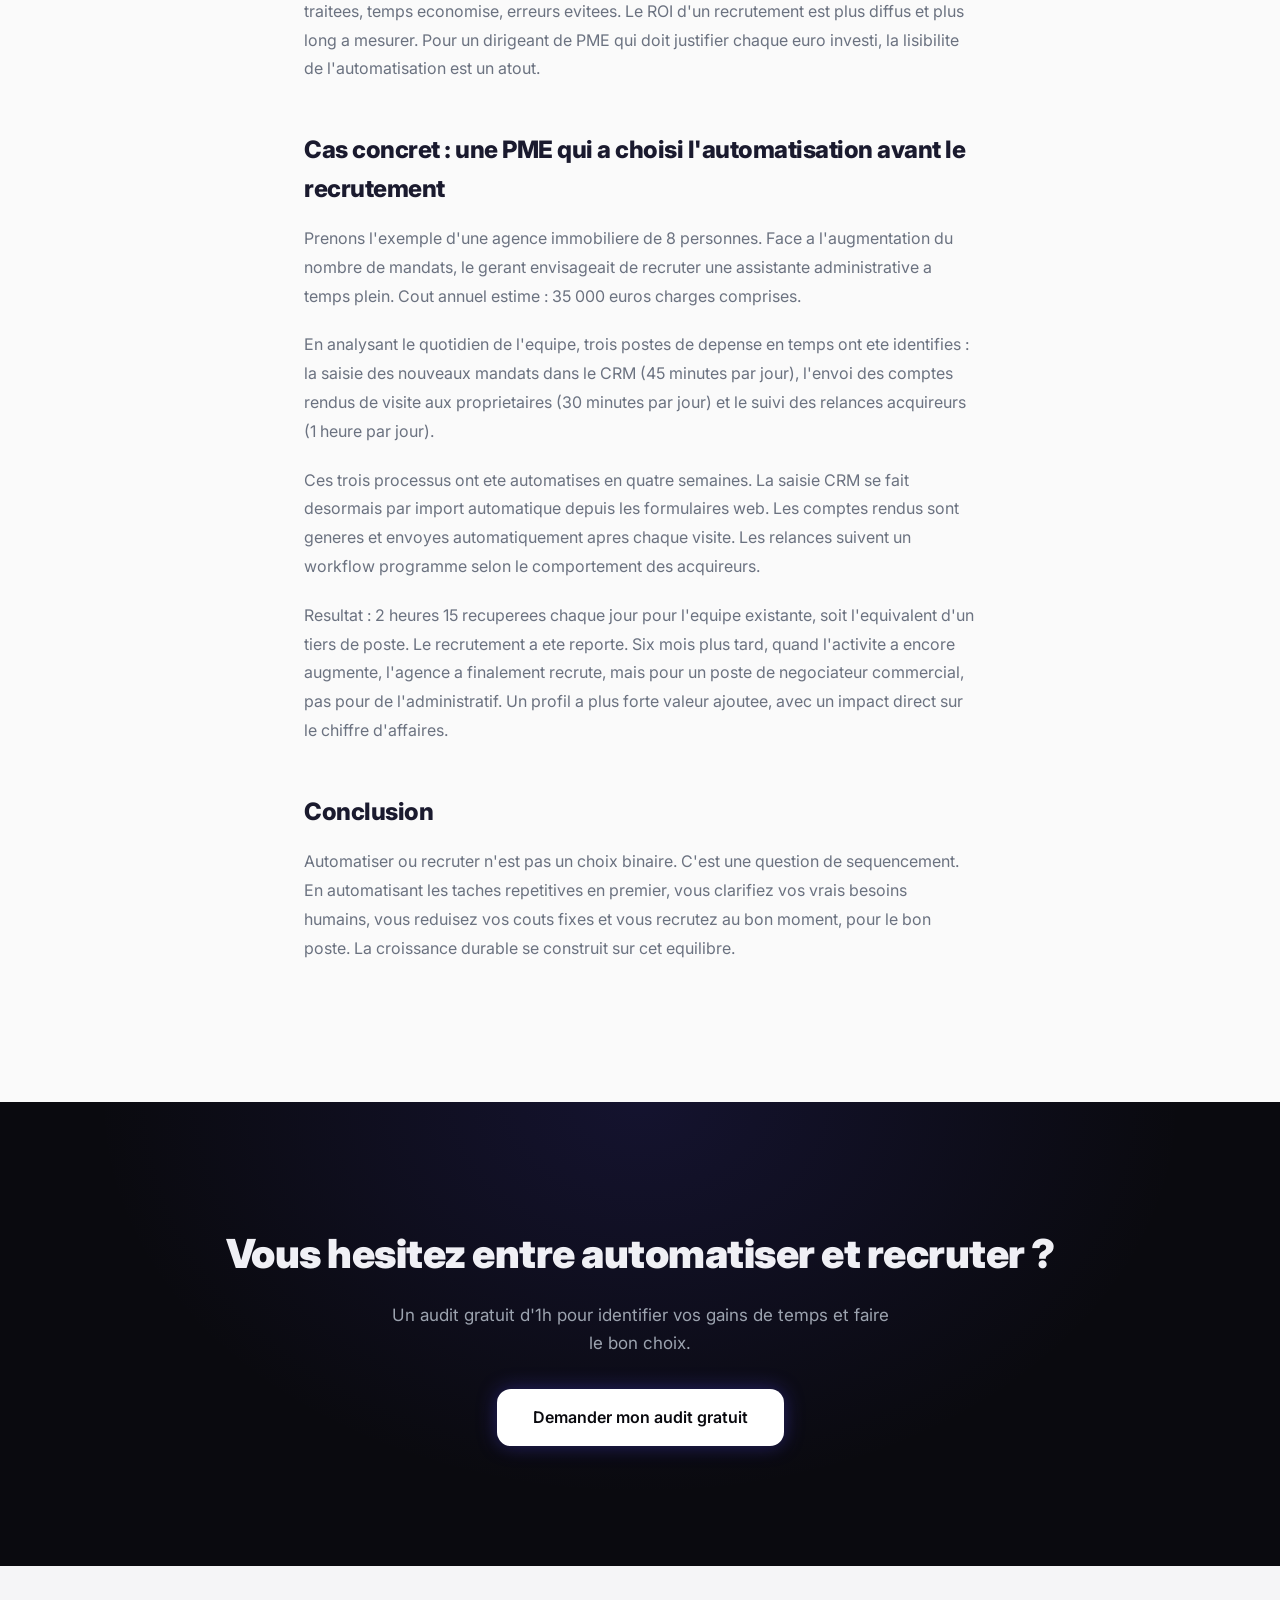
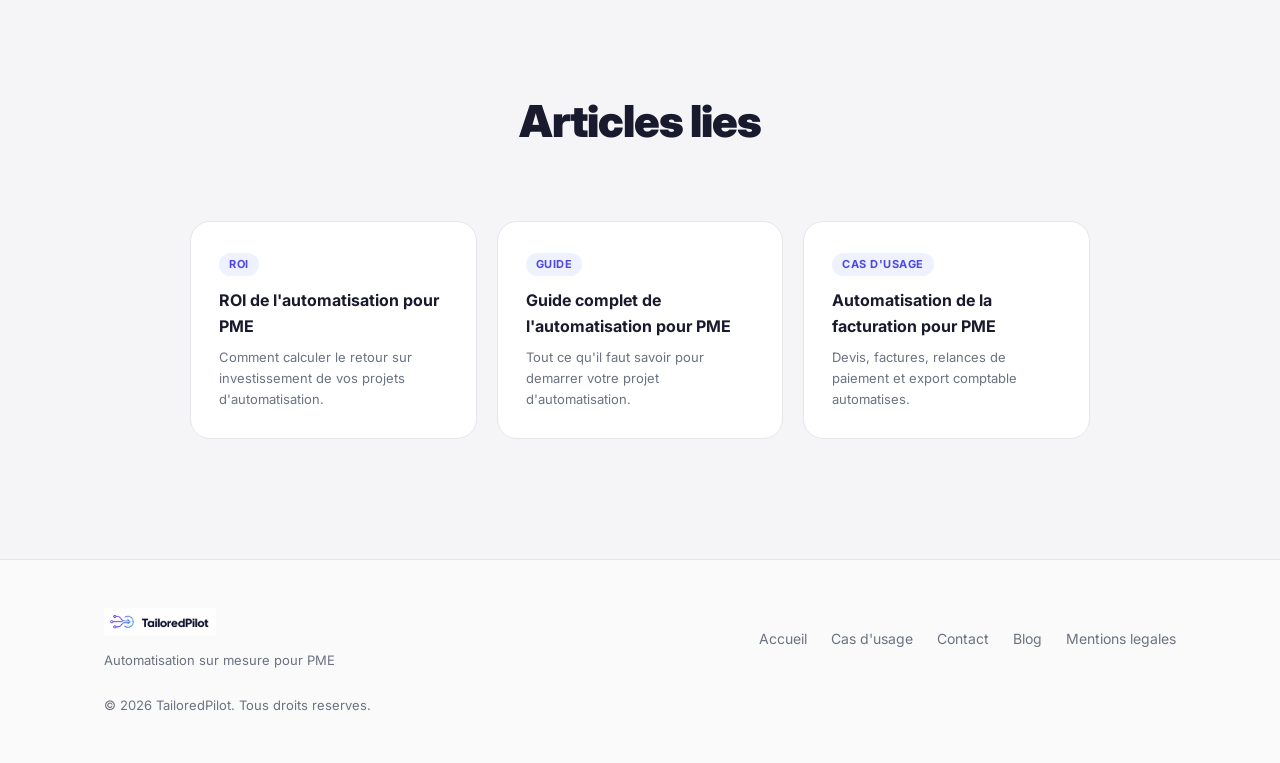
<file: blog/automatisation-vs-recrutement.html>
<!DOCTYPE html>
<html lang="fr">
<head>
  <meta charset="UTF-8">
  <meta name="viewport" content="width=device-width, initial-scale=1.0">
  <title>Automatiser ou recruter : comment choisir — TailoredPilot</title>
  <meta name="description" content="Faut-il automatiser ou recruter ? Decouvrez les criteres concrets pour faire le bon choix et optimiser la croissance de votre PME.">
  <meta property="og:title" content="Automatiser ou recruter : comment choisir — TailoredPilot">
  <meta property="og:description" content="Le dilemme de chaque PME qui grandit. Les cles pour faire le bon choix entre automatisation et recrutement.">
  <meta property="og:type" content="article">
  <meta property="og:url" content="https://tailoredpilot.com/blog/automatisation-vs-recrutement.html">
  <meta property="og:image" content="https://tailoredpilot.com/og-image.png">
  <meta property="og:locale" content="fr_FR">
  <meta property="og:site_name" content="TailoredPilot">
  <link rel="canonical" href="https://tailoredpilot.com/blog/automatisation-vs-recrutement.html">
  <meta name="robots" content="index, follow">
  <link rel="icon" href="../logo-icon.png" type="image/png">
  <link rel="preconnect" href="https://fonts.googleapis.com">
  <link rel="preconnect" href="https://fonts.gstatic.com" crossorigin>
  <link href="https://fonts.googleapis.com/css2?family=Inter:wght@400;500;600;700;800;900&display=swap" rel="stylesheet">
  <link rel="stylesheet" href="../style.css">
  <script type="application/ld+json">
  {
    "@context": "https://schema.org",
    "@type": "Article",
    "headline": "Automatiser ou recruter : comment choisir",
    "description": "Faut-il automatiser ou recruter ? Decouvrez les criteres concrets pour faire le bon choix et optimiser la croissance de votre PME.",
    "datePublished": "2026-04-24",
    "dateModified": "2026-04-27",
    "author": {
      "@type": "Organization",
      "name": "TailoredPilot"
    },
    "publisher": {
      "@type": "Organization",
      "name": "TailoredPilot",
      "url": "https://tailoredpilot.com"
    },
    "mainEntityOfPage": {
      "@type": "WebPage",
      "@id": "https://tailoredpilot.com/blog/automatisation-vs-recrutement.html"
    }
  }
  </script>
  <script type="application/ld+json">
  {"@context":"https://schema.org","@type":"BreadcrumbList","itemListElement":[{"@type":"ListItem","position":1,"name":"Accueil","item":"https://tailoredpilot.com/"},{"@type":"ListItem","position":2,"name":"Blog","item":"https://tailoredpilot.com/blog/"},{"@type":"ListItem","position":3,"name":"Automatisation vs recrutement"}]}
  </script>
</head>
<body>

  <nav class="nav" id="nav">
    <div class="container nav-inner">
      <a href="../index.html" class="logo">
        <img src="../logo-full.png" alt="TailoredPilot" class="logo-img">
      </a>
      <div class="nav-links" id="navLinks">
        <a href="../index.html">Accueil</a>
        <a href="../index.html#cas">Cas d'usage</a>
        <a href="./">Blog</a>
        <a href="../index.html#contact" class="btn btn-sm btn-glow">Audit gratuit</a>
      </div>
      <button class="menu-toggle" id="menuToggle" aria-label="Menu">
        <span></span><span></span><span></span>
      </button>
    </div>
  </nav>

  <header class="article-hero">
    <div class="container article-hero-content">
      <div class="article-tag">Strategie</div>
      <h1>Automatiser ou recruter : comment choisir</h1>
      <p>Votre PME grandit et vous manquez de bras. Avant de publier une offre d'emploi, posez-vous la bonne question : faut-il vraiment recruter, ou automatiser d'abord ?</p>
    </div>
  </header>

  <section class="section">
    <div class="article-body">

      <h2>Le dilemme croissance vs moyens</h2>
      <p>Chaque PME en croissance finit par atteindre un point de bascule. Les commandes augmentent, les demandes clients se multiplient, les taches administratives s'accumulent. L'equipe en place ne suffit plus. La reaction instinctive est de recruter. C'est logique : plus de travail appelle plus de monde.</p>
      <p>Mais recruter coute cher. Entre le salaire, les charges sociales, la formation, l'integration et le materiel, un recrutement represente un investissement consequent. Pour une PME de 5 a 20 personnes, chaque embauche pese lourd dans le budget. Et si le volume de travail supplementaire est constitue de taches repetitives, le calcul merite d'etre pose autrement.</p>
      <p>La vraie question n'est pas "ai-je besoin de plus de ressources ?" mais plutot "quel type de ressource me faut-il ?". C'est la que l'automatisation entre en jeu, non pas comme un remplacement de l'humain, mais comme une alternative strategique pour certaines categories de travail.</p>

      <h2>Quand automatiser est la bonne reponse</h2>
      <p>L'automatisation est pertinente quand trois conditions sont reunies : la tache est repetitive, les regles sont claires, et le volume est croissant.</p>
      <p><strong>Taches repetitives.</strong> Si un collaborateur passe deux heures par jour a copier des donnees d'un outil a un autre, a envoyer les memes emails de suivi ou a generer des factures selon un modele fixe, c'est un signal fort. Ces taches ne demandent ni creativite ni jugement. Elles suivent un schema previsible. Un automate les execute en quelques secondes, sans erreur et sans fatigue.</p>
      <p><strong>Regles claires.</strong> L'automatisation fonctionne quand on peut decrire le processus sous forme de regles : "si le client n'a pas repondu sous 48 heures, envoyer une relance", "si la commande depasse 500 euros, appliquer la remise partenaire". Plus les regles sont explicites, plus l'automatisation est fiable.</p>
      <p><strong>Volume croissant.</strong> Si le nombre de taches augmente avec la croissance de l'entreprise, automatiser devient un levier de scalabilite. Un automate qui traite 50 dossiers par jour en traite 500 sans cout supplementaire. Un salarie, non.</p>

      <h2>Quand recruter est necessaire</h2>
      <p>L'automatisation a ses limites. Certaines fonctions exigent des competences que seul un humain peut apporter.</p>
      <p><strong>Le relationnel.</strong> Negocier avec un fournisseur, rassurer un client mecontent, construire un partenariat : ces interactions demandent de l'empathie, de l'adaptation et une comprehension fine du contexte. Aucun workflow ne remplace une conversation sincere.</p>
      <p><strong>La creativite.</strong> Concevoir une strategie marketing, imaginer un nouveau produit, rediger un argumentaire de vente percutant. Ces activites reposent sur l'intuition, l'experience et la capacite a penser de maniere non lineaire.</p>
      <p><strong>La prise de decision.</strong> Quand les situations sont ambigues, que les donnees sont incompletes ou que les enjeux sont importants, il faut un humain pour trancher. L'automatisation execute ; elle ne decide pas dans l'incertitude.</p>

      <h2>L'approche hybride : automatiser pour mieux recruter</h2>
      <p>La meilleure strategie n'est pas de choisir entre automatiser et recruter. C'est d'automatiser d'abord pour recruter mieux ensuite.</p>
      <p>En eliminant les taches a faible valeur ajoutee, vous liberez du temps pour vos collaborateurs actuels. Ce temps recupere peut reveler que le besoin de recrutement etait en partie artificiel : votre equipe suffit, a condition qu'elle ne soit plus noyee dans l'administratif.</p>
      <p>Et si le recrutement reste necessaire, il change de nature. Au lieu d'embaucher un profil junior pour de la saisie de donnees, vous recrutez un profil senior pour de la strategie ou du developpement commercial. Le poste cree a plus d'impact et attire de meilleurs candidats.</p>
      <p>Cette approche a un autre avantage : elle reduit le risque. Mettre en place une automatisation prend quelques semaines. Si elle ne convient pas, on l'ajuste ou on la desactive. Un recrutement rate, en revanche, coute en moyenne entre 30 000 et 50 000 euros en France quand on additionne tous les couts directs et indirects.</p>

      <h2>Comment evaluer ? Les criteres de decision</h2>
      <p>Pour faire le bon choix, comparez les deux options sur trois axes concrets.</p>
      <p><strong>Cout mensuel vs salaire.</strong> Une automatisation represente generalement un investissement initial (conception et mise en place) puis un cout de fonctionnement faible, souvent quelques centaines d'euros par mois. Un recrutement implique un salaire charge mensuel de 3 000 a 5 000 euros minimum, plus les couts indirects (management, espace de travail, outils). Sur 12 mois, la difference est significative.</p>
      <p><strong>Temps de mise en place.</strong> Une automatisation bien ciblee est operationnelle en 2 a 6 semaines. Un recrutement prend en moyenne 3 mois entre la publication de l'offre, les entretiens, le preavis du candidat et sa montee en competence. Si le besoin est urgent, l'automatisation repond plus vite.</p>
      <p><strong>ROI mesurable.</strong> L'automatisation produit des metriques claires : nombre de taches traitees, temps economise, erreurs evitees. Le ROI d'un recrutement est plus diffus et plus long a mesurer. Pour un dirigeant de PME qui doit justifier chaque euro investi, la lisibilite de l'automatisation est un atout.</p>

      <h2>Cas concret : une PME qui a choisi l'automatisation avant le recrutement</h2>
      <p>Prenons l'exemple d'une agence immobiliere de 8 personnes. Face a l'augmentation du nombre de mandats, le gerant envisageait de recruter une assistante administrative a temps plein. Cout annuel estime : 35 000 euros charges comprises.</p>
      <p>En analysant le quotidien de l'equipe, trois postes de depense en temps ont ete identifies : la saisie des nouveaux mandats dans le CRM (45 minutes par jour), l'envoi des comptes rendus de visite aux proprietaires (30 minutes par jour) et le suivi des relances acquireurs (1 heure par jour).</p>
      <p>Ces trois processus ont ete automatises en quatre semaines. La saisie CRM se fait desormais par import automatique depuis les formulaires web. Les comptes rendus sont generes et envoyes automatiquement apres chaque visite. Les relances suivent un workflow programme selon le comportement des acquireurs.</p>
      <p>Resultat : 2 heures 15 recuperees chaque jour pour l'equipe existante, soit l'equivalent d'un tiers de poste. Le recrutement a ete reporte. Six mois plus tard, quand l'activite a encore augmente, l'agence a finalement recrute, mais pour un poste de negociateur commercial, pas pour de l'administratif. Un profil a plus forte valeur ajoutee, avec un impact direct sur le chiffre d'affaires.</p>

      <h2>Conclusion</h2>
      <p>Automatiser ou recruter n'est pas un choix binaire. C'est une question de sequencement. En automatisant les taches repetitives en premier, vous clarifiez vos vrais besoins humains, vous reduisez vos couts fixes et vous recrutez au bon moment, pour le bon poste. La croissance durable se construit sur cet equilibre.</p>

    </div>
  </section>

  <section class="section bg-dark">
    <div class="container" style="text-align:center;position:relative;z-index:1;">
      <h2 style="font-size:clamp(28px,4vw,40px);font-weight:900;letter-spacing:-.5px;margin-bottom:16px;">Vous hesitez entre automatiser et recruter ?</h2>
      <p style="font-size:17px;color:#9ca3af;margin-bottom:32px;max-width:500px;margin-left:auto;margin-right:auto;">Un audit gratuit d'1h pour identifier vos gains de temps et faire le bon choix.</p>
      <a href="../index.html#contact" class="btn btn-lg btn-white btn-glow">Demander mon audit gratuit</a>
    </div>
  </section>

  <section class="section bg-light article-related">
    <div class="container">
      <div class="section-header">
        <h2>Articles lies</h2>
      </div>
      <div class="related-grid">
        <a href="roi-automatisation-pme.html" class="related-card">
          <div class="related-tag">ROI</div>
          <h3>ROI de l'automatisation pour PME</h3>
          <p>Comment calculer le retour sur investissement de vos projets d'automatisation.</p>
        </a>
        <a href="automatisation-pme-guide-complet.html" class="related-card">
          <div class="related-tag">Guide</div>
          <h3>Guide complet de l'automatisation pour PME</h3>
          <p>Tout ce qu'il faut savoir pour demarrer votre projet d'automatisation.</p>
        </a>
        <a href="../cas/automatisation-facturation-pme.html" class="related-card">
          <div class="related-tag">Cas d'usage</div>
          <h3>Automatisation de la facturation pour PME</h3>
          <p>Devis, factures, relances de paiement et export comptable automatises.</p>
        </a>
      </div>
    </div>
  </section>
  <footer class="footer">
    <div class="container footer-inner">
      <div class="footer-brand">
        <img src="../logo-full.png" alt="TailoredPilot" class="footer-logo">
        <p>Automatisation sur mesure pour PME</p>
      </div>
      <div class="footer-links">
        <a href="../index.html">Accueil</a>
        <a href="../index.html#cas">Cas d'usage</a>
        <a href="../index.html#contact">Contact</a>
        <a href="./">Blog</a>
        <a href="../mentions-legales.html">Mentions legales</a>
      </div>
      <div class="footer-copy">&copy; 2026 TailoredPilot. Tous droits reserves.</div>
    </div>
  </footer>

  <script>
    window.addEventListener('scroll', () => {
      document.getElementById('nav').classList.toggle('nav-scrolled', window.scrollY > 50);
    });
    document.getElementById('menuToggle').addEventListener('click', () => {
      document.getElementById('navLinks').classList.toggle('open');
      document.getElementById('menuToggle').classList.toggle('active');
    });
  </script>

</body>
</html>
</file>
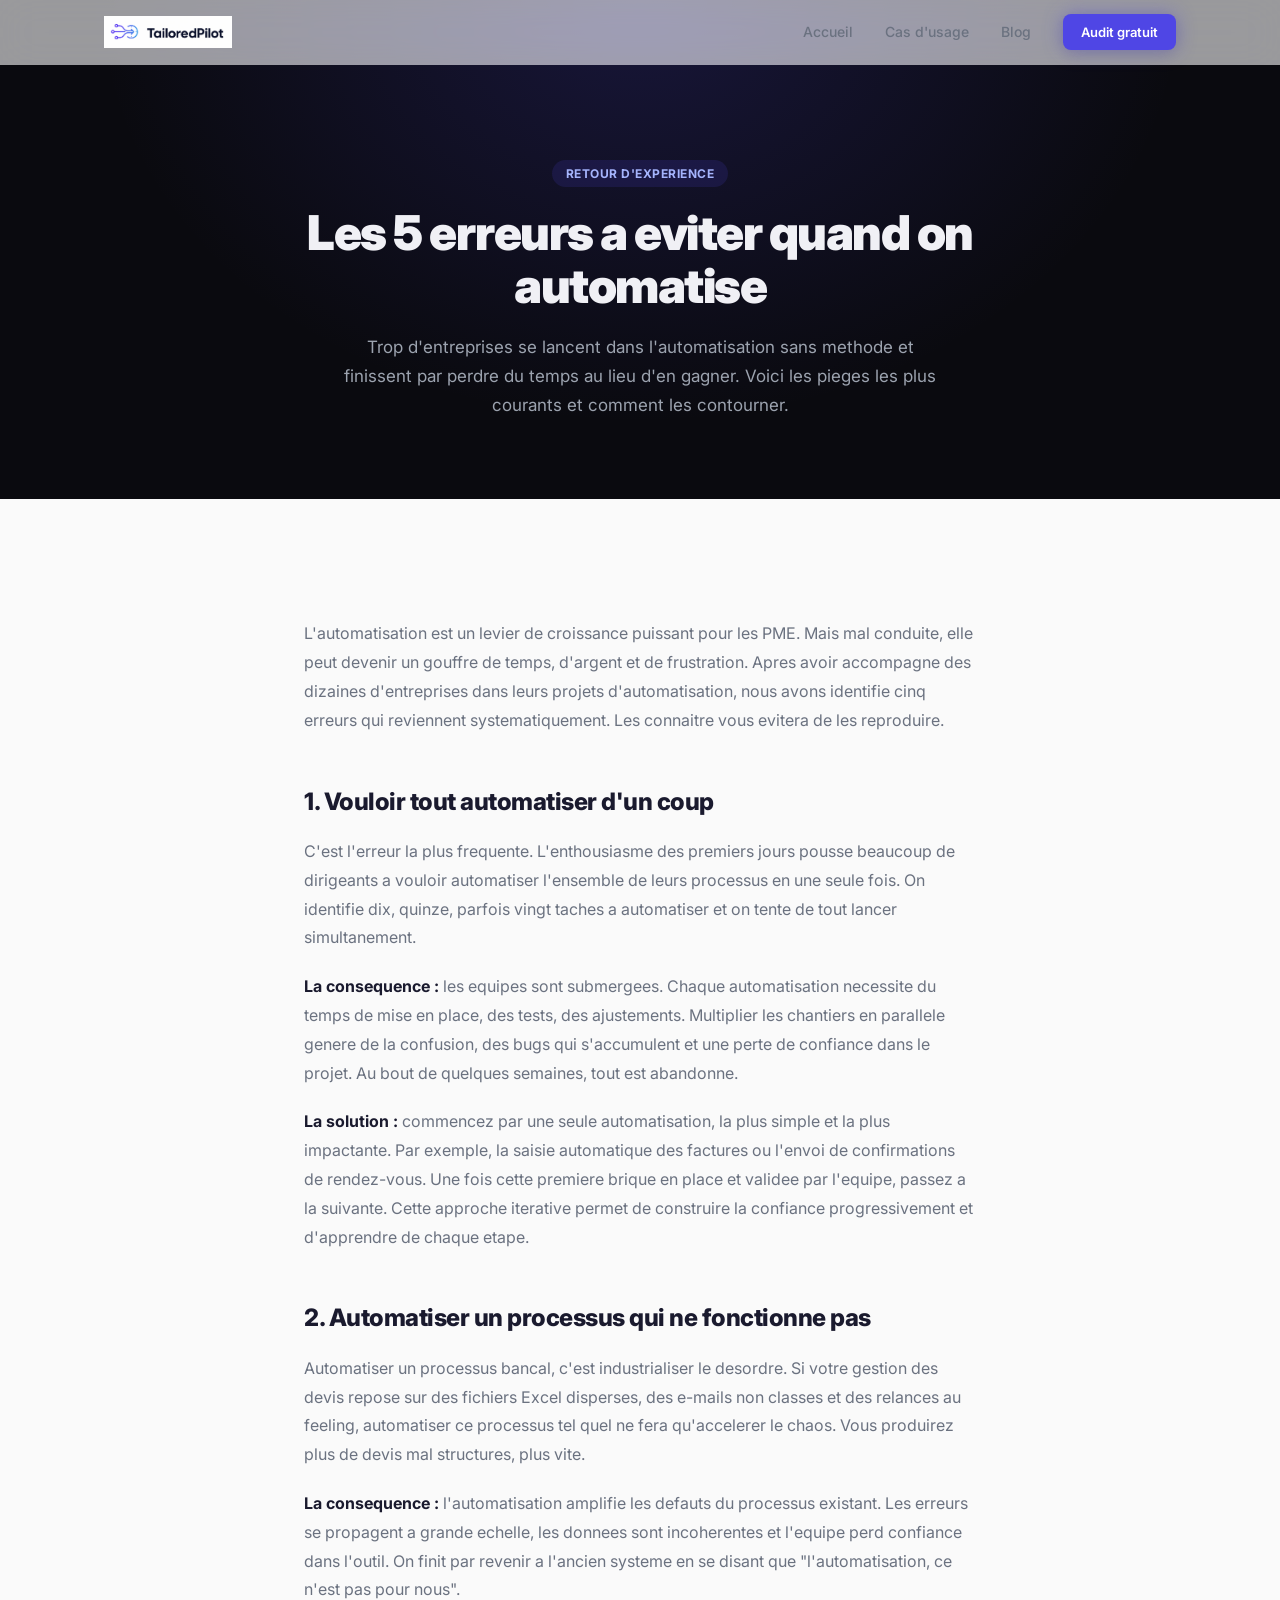
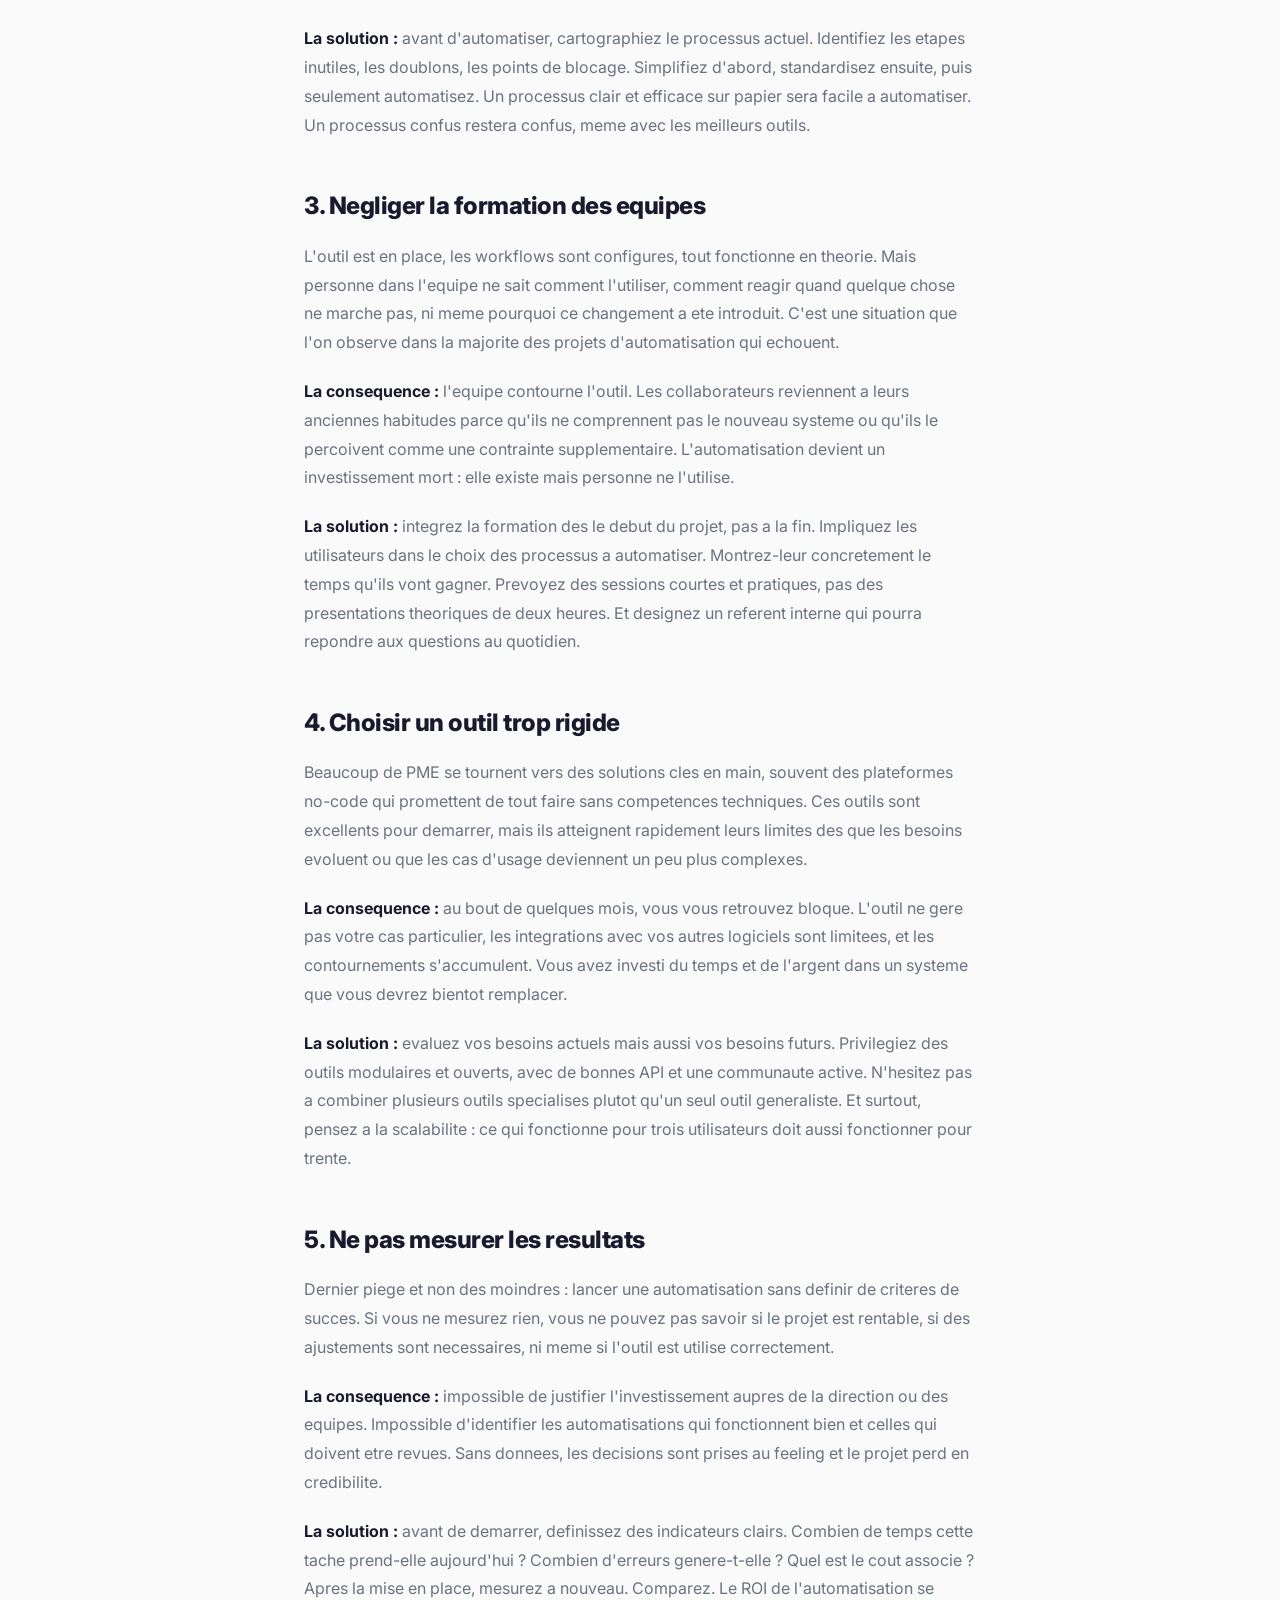
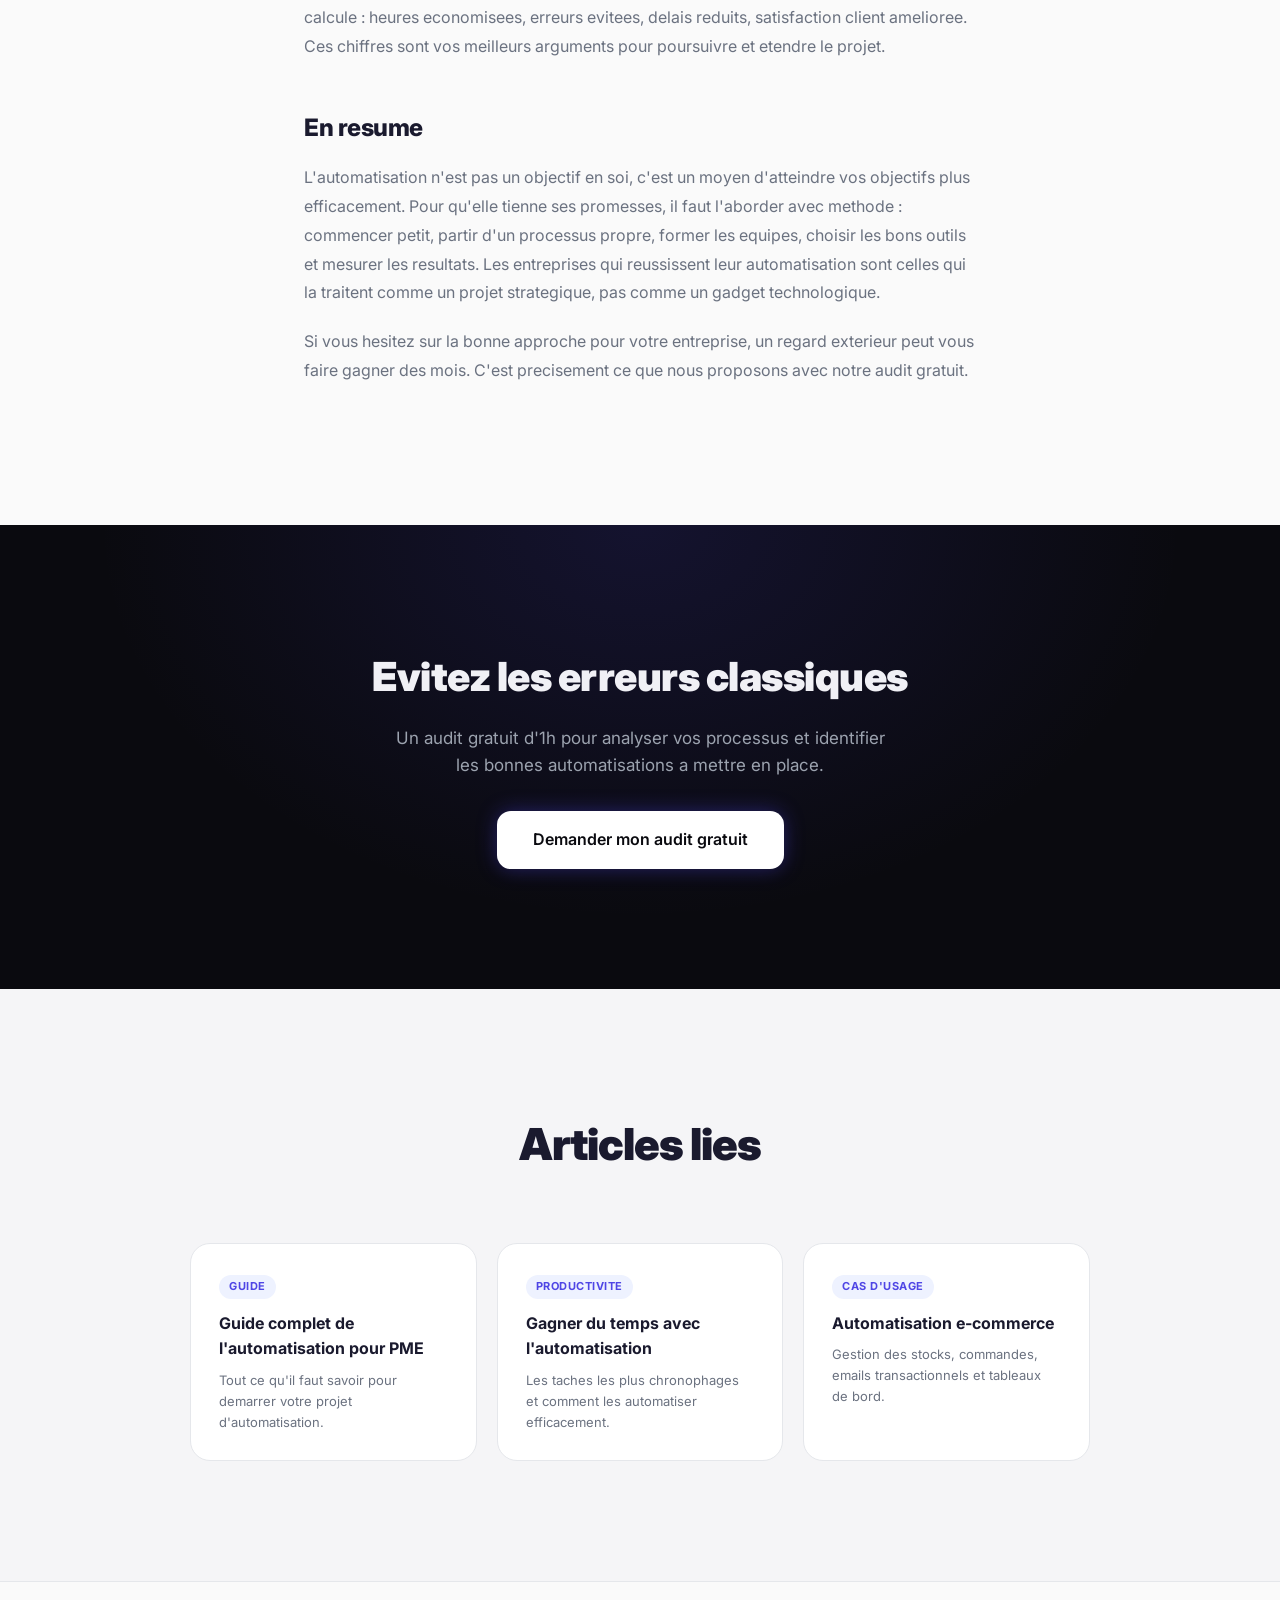
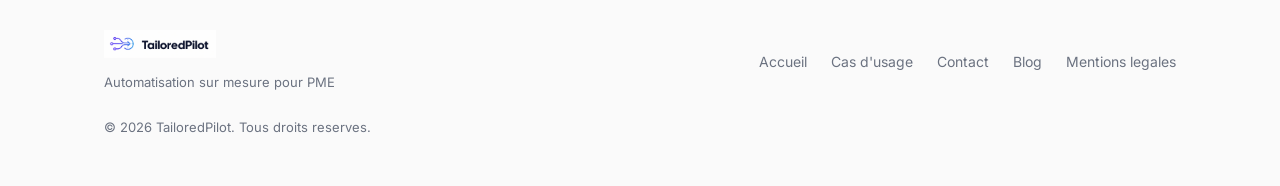
<file: blog/erreurs-automatisation-pme.html>
<!DOCTYPE html>
<html lang="fr">
<head>
  <meta charset="UTF-8">
  <meta name="viewport" content="width=device-width, initial-scale=1.0">
  <title>Les 5 erreurs a eviter quand on automatise — TailoredPilot</title>
  <meta name="description" content="Decouvrez les 5 erreurs les plus frequentes en automatisation de PME et comment les eviter pour reussir votre projet.">
  <meta property="og:title" content="Les 5 erreurs a eviter quand on automatise — TailoredPilot">
  <meta property="og:description" content="Les pieges classiques de l'automatisation en PME et les solutions concretes pour les contourner.">
  <meta property="og:type" content="article">
  <meta property="og:url" content="https://tailoredpilot.com/blog/erreurs-automatisation-pme.html">
  <meta property="og:image" content="https://tailoredpilot.com/og-image.png">
  <meta property="og:locale" content="fr_FR">
  <meta property="og:site_name" content="TailoredPilot">
  <link rel="canonical" href="https://tailoredpilot.com/blog/erreurs-automatisation-pme.html">
  <meta name="robots" content="index, follow">
  <link rel="icon" href="../logo-icon.png" type="image/png">
  <link rel="preconnect" href="https://fonts.googleapis.com">
  <link rel="preconnect" href="https://fonts.gstatic.com" crossorigin>
  <link href="https://fonts.googleapis.com/css2?family=Inter:wght@400;500;600;700;800;900&display=swap" rel="stylesheet">
  <link rel="stylesheet" href="../style.css">
  <script type="application/ld+json">
  {
    "@context": "https://schema.org",
    "@type": "Article",
    "headline": "Les 5 erreurs a eviter quand on automatise",
    "description": "Les pieges classiques de l'automatisation en PME et les solutions concretes pour les contourner.",
    "datePublished": "2026-04-24",
    "dateModified": "2026-04-27",
    "author": {
      "@type": "Organization",
      "name": "TailoredPilot"
    },
    "publisher": {
      "@type": "Organization",
      "name": "TailoredPilot",
      "url": "https://tailoredpilot.com"
    },
    "mainEntityOfPage": {
      "@type": "WebPage",
      "@id": "https://tailoredpilot.com/blog/erreurs-automatisation-pme.html"
    }
  }
  </script>
  <script type="application/ld+json">
  {"@context":"https://schema.org","@type":"BreadcrumbList","itemListElement":[{"@type":"ListItem","position":1,"name":"Accueil","item":"https://tailoredpilot.com/"},{"@type":"ListItem","position":2,"name":"Blog","item":"https://tailoredpilot.com/blog/"},{"@type":"ListItem","position":3,"name":"Erreurs d'automatisation PME"}]}
  </script>
</head>
<body>

  <nav class="nav" id="nav">
    <div class="container nav-inner">
      <a href="../index.html" class="logo">
        <img src="../logo-full.png" alt="TailoredPilot" class="logo-img">
      </a>
      <div class="nav-links" id="navLinks">
        <a href="../index.html">Accueil</a>
        <a href="../index.html#cas">Cas d'usage</a>
        <a href="./">Blog</a>
        <a href="../index.html#contact" class="btn btn-sm btn-glow">Audit gratuit</a>
      </div>
      <button class="menu-toggle" id="menuToggle" aria-label="Menu">
        <span></span><span></span><span></span>
      </button>
    </div>
  </nav>

  <header class="article-hero">
    <div class="container article-hero-content">
      <div class="article-tag">Retour d'experience</div>
      <h1>Les 5 erreurs a eviter quand on automatise</h1>
      <p>Trop d'entreprises se lancent dans l'automatisation sans methode et finissent par perdre du temps au lieu d'en gagner. Voici les pieges les plus courants et comment les contourner.</p>
    </div>
  </header>

  <section class="section">
    <div class="container">
      <div class="article-body">

        <p>L'automatisation est un levier de croissance puissant pour les PME. Mais mal conduite, elle peut devenir un gouffre de temps, d'argent et de frustration. Apres avoir accompagne des dizaines d'entreprises dans leurs projets d'automatisation, nous avons identifie cinq erreurs qui reviennent systematiquement. Les connaitre vous evitera de les reproduire.</p>

        <h2>1. Vouloir tout automatiser d'un coup</h2>

        <p>C'est l'erreur la plus frequente. L'enthousiasme des premiers jours pousse beaucoup de dirigeants a vouloir automatiser l'ensemble de leurs processus en une seule fois. On identifie dix, quinze, parfois vingt taches a automatiser et on tente de tout lancer simultanement.</p>

        <p><strong>La consequence :</strong> les equipes sont submergees. Chaque automatisation necessite du temps de mise en place, des tests, des ajustements. Multiplier les chantiers en parallele genere de la confusion, des bugs qui s'accumulent et une perte de confiance dans le projet. Au bout de quelques semaines, tout est abandonne.</p>

        <p><strong>La solution :</strong> commencez par une seule automatisation, la plus simple et la plus impactante. Par exemple, la saisie automatique des factures ou l'envoi de confirmations de rendez-vous. Une fois cette premiere brique en place et validee par l'equipe, passez a la suivante. Cette approche iterative permet de construire la confiance progressivement et d'apprendre de chaque etape.</p>

        <h2>2. Automatiser un processus qui ne fonctionne pas</h2>

        <p>Automatiser un processus bancal, c'est industrialiser le desordre. Si votre gestion des devis repose sur des fichiers Excel disperses, des e-mails non classes et des relances au feeling, automatiser ce processus tel quel ne fera qu'accelerer le chaos. Vous produirez plus de devis mal structures, plus vite.</p>

        <p><strong>La consequence :</strong> l'automatisation amplifie les defauts du processus existant. Les erreurs se propagent a grande echelle, les donnees sont incoherentes et l'equipe perd confiance dans l'outil. On finit par revenir a l'ancien systeme en se disant que "l'automatisation, ce n'est pas pour nous".</p>

        <p><strong>La solution :</strong> avant d'automatiser, cartographiez le processus actuel. Identifiez les etapes inutiles, les doublons, les points de blocage. Simplifiez d'abord, standardisez ensuite, puis seulement automatisez. Un processus clair et efficace sur papier sera facile a automatiser. Un processus confus restera confus, meme avec les meilleurs outils.</p>

        <h2>3. Negliger la formation des equipes</h2>

        <p>L'outil est en place, les workflows sont configures, tout fonctionne en theorie. Mais personne dans l'equipe ne sait comment l'utiliser, comment reagir quand quelque chose ne marche pas, ni meme pourquoi ce changement a ete introduit. C'est une situation que l'on observe dans la majorite des projets d'automatisation qui echouent.</p>

        <p><strong>La consequence :</strong> l'equipe contourne l'outil. Les collaborateurs reviennent a leurs anciennes habitudes parce qu'ils ne comprennent pas le nouveau systeme ou qu'ils le percoivent comme une contrainte supplementaire. L'automatisation devient un investissement mort : elle existe mais personne ne l'utilise.</p>

        <p><strong>La solution :</strong> integrez la formation des le debut du projet, pas a la fin. Impliquez les utilisateurs dans le choix des processus a automatiser. Montrez-leur concretement le temps qu'ils vont gagner. Prevoyez des sessions courtes et pratiques, pas des presentations theoriques de deux heures. Et designez un referent interne qui pourra repondre aux questions au quotidien.</p>

        <h2>4. Choisir un outil trop rigide</h2>

        <p>Beaucoup de PME se tournent vers des solutions cles en main, souvent des plateformes no-code qui promettent de tout faire sans competences techniques. Ces outils sont excellents pour demarrer, mais ils atteignent rapidement leurs limites des que les besoins evoluent ou que les cas d'usage deviennent un peu plus complexes.</p>

        <p><strong>La consequence :</strong> au bout de quelques mois, vous vous retrouvez bloque. L'outil ne gere pas votre cas particulier, les integrations avec vos autres logiciels sont limitees, et les contournements s'accumulent. Vous avez investi du temps et de l'argent dans un systeme que vous devrez bientot remplacer.</p>

        <p><strong>La solution :</strong> evaluez vos besoins actuels mais aussi vos besoins futurs. Privilegiez des outils modulaires et ouverts, avec de bonnes API et une communaute active. N'hesitez pas a combiner plusieurs outils specialises plutot qu'un seul outil generaliste. Et surtout, pensez a la scalabilite : ce qui fonctionne pour trois utilisateurs doit aussi fonctionner pour trente.</p>

        <h2>5. Ne pas mesurer les resultats</h2>

        <p>Dernier piege et non des moindres : lancer une automatisation sans definir de criteres de succes. Si vous ne mesurez rien, vous ne pouvez pas savoir si le projet est rentable, si des ajustements sont necessaires, ni meme si l'outil est utilise correctement.</p>

        <p><strong>La consequence :</strong> impossible de justifier l'investissement aupres de la direction ou des equipes. Impossible d'identifier les automatisations qui fonctionnent bien et celles qui doivent etre revues. Sans donnees, les decisions sont prises au feeling et le projet perd en credibilite.</p>

        <p><strong>La solution :</strong> avant de demarrer, definissez des indicateurs clairs. Combien de temps cette tache prend-elle aujourd'hui ? Combien d'erreurs genere-t-elle ? Quel est le cout associe ? Apres la mise en place, mesurez a nouveau. Comparez. Le ROI de l'automatisation se calcule : heures economisees, erreurs evitees, delais reduits, satisfaction client amelioree. Ces chiffres sont vos meilleurs arguments pour poursuivre et etendre le projet.</p>

        <h2>En resume</h2>

        <p>L'automatisation n'est pas un objectif en soi, c'est un moyen d'atteindre vos objectifs plus efficacement. Pour qu'elle tienne ses promesses, il faut l'aborder avec methode : commencer petit, partir d'un processus propre, former les equipes, choisir les bons outils et mesurer les resultats. Les entreprises qui reussissent leur automatisation sont celles qui la traitent comme un projet strategique, pas comme un gadget technologique.</p>

        <p>Si vous hesitez sur la bonne approche pour votre entreprise, un regard exterieur peut vous faire gagner des mois. C'est precisement ce que nous proposons avec notre audit gratuit.</p>

      </div>
    </div>
  </section>

  <section class="section bg-dark">
    <div class="container" style="text-align:center;position:relative;z-index:1;">
      <h2 style="font-size:clamp(28px,4vw,40px);font-weight:900;letter-spacing:-.5px;margin-bottom:16px;">Evitez les erreurs classiques</h2>
      <p style="font-size:17px;color:#9ca3af;margin-bottom:32px;max-width:500px;margin-left:auto;margin-right:auto;">Un audit gratuit d'1h pour analyser vos processus et identifier les bonnes automatisations a mettre en place.</p>
      <a href="../index.html#contact" class="btn btn-lg btn-white btn-glow">Demander mon audit gratuit</a>
    </div>
  </section>

  <section class="section bg-light article-related">
    <div class="container">
      <div class="section-header">
        <h2>Articles lies</h2>
      </div>
      <div class="related-grid">
        <a href="automatisation-pme-guide-complet.html" class="related-card">
          <div class="related-tag">Guide</div>
          <h3>Guide complet de l'automatisation pour PME</h3>
          <p>Tout ce qu'il faut savoir pour demarrer votre projet d'automatisation.</p>
        </a>
        <a href="gagner-du-temps-automatisation.html" class="related-card">
          <div class="related-tag">Productivite</div>
          <h3>Gagner du temps avec l'automatisation</h3>
          <p>Les taches les plus chronophages et comment les automatiser efficacement.</p>
        </a>
        <a href="../cas/automatisation-e-commerce.html" class="related-card">
          <div class="related-tag">Cas d'usage</div>
          <h3>Automatisation e-commerce</h3>
          <p>Gestion des stocks, commandes, emails transactionnels et tableaux de bord.</p>
        </a>
      </div>
    </div>
  </section>
  <footer class="footer">
    <div class="container footer-inner">
      <div class="footer-brand">
        <img src="../logo-full.png" alt="TailoredPilot" class="footer-logo">
        <p>Automatisation sur mesure pour PME</p>
      </div>
      <div class="footer-links">
        <a href="../index.html">Accueil</a>
        <a href="../index.html#cas">Cas d'usage</a>
        <a href="../index.html#contact">Contact</a>
        <a href="./">Blog</a>
        <a href="../mentions-legales.html">Mentions legales</a>
      </div>
      <div class="footer-copy">&copy; 2026 TailoredPilot. Tous droits reserves.</div>
    </div>
  </footer>

  <script>
    window.addEventListener('scroll', () => {
      document.getElementById('nav').classList.toggle('nav-scrolled', window.scrollY > 50);
    });
    document.getElementById('menuToggle').addEventListener('click', () => {
      document.getElementById('navLinks').classList.toggle('open');
      document.getElementById('menuToggle').classList.toggle('active');
    });
  </script>

</body>
</html>
</file>
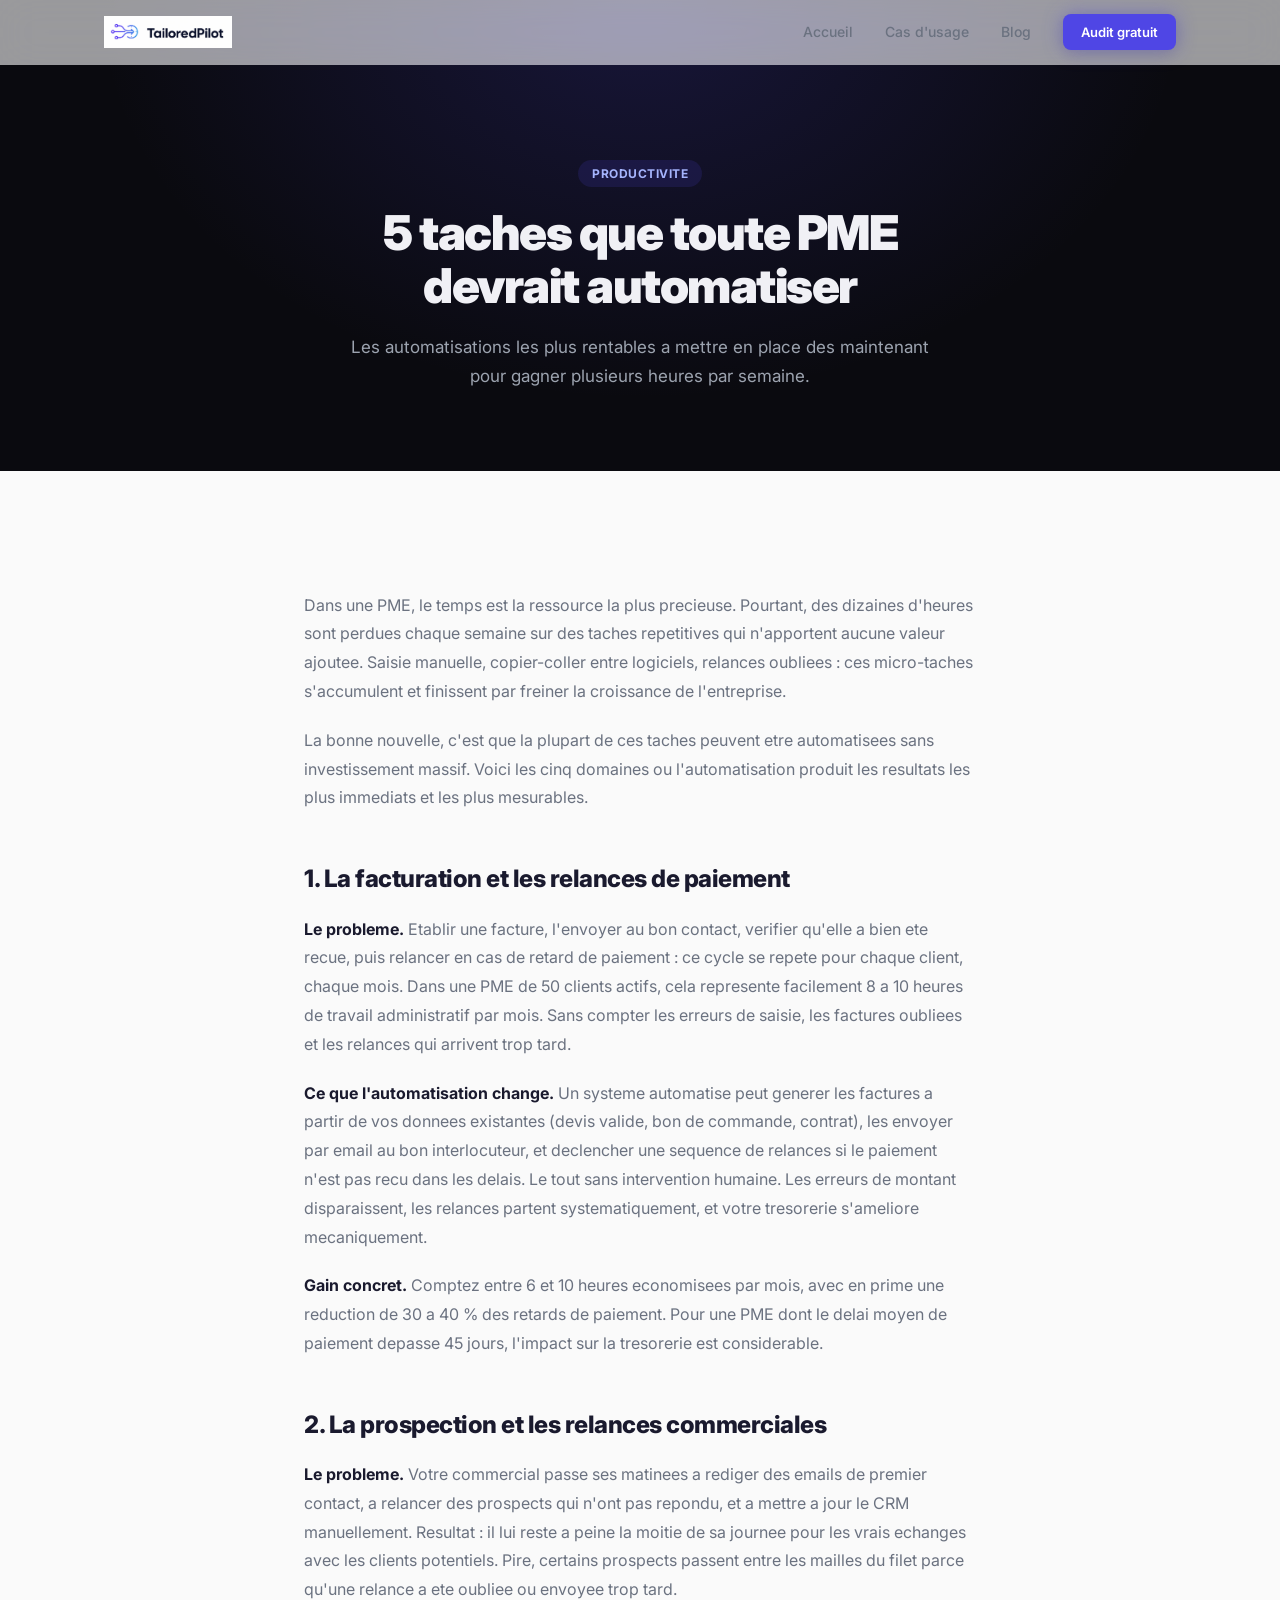
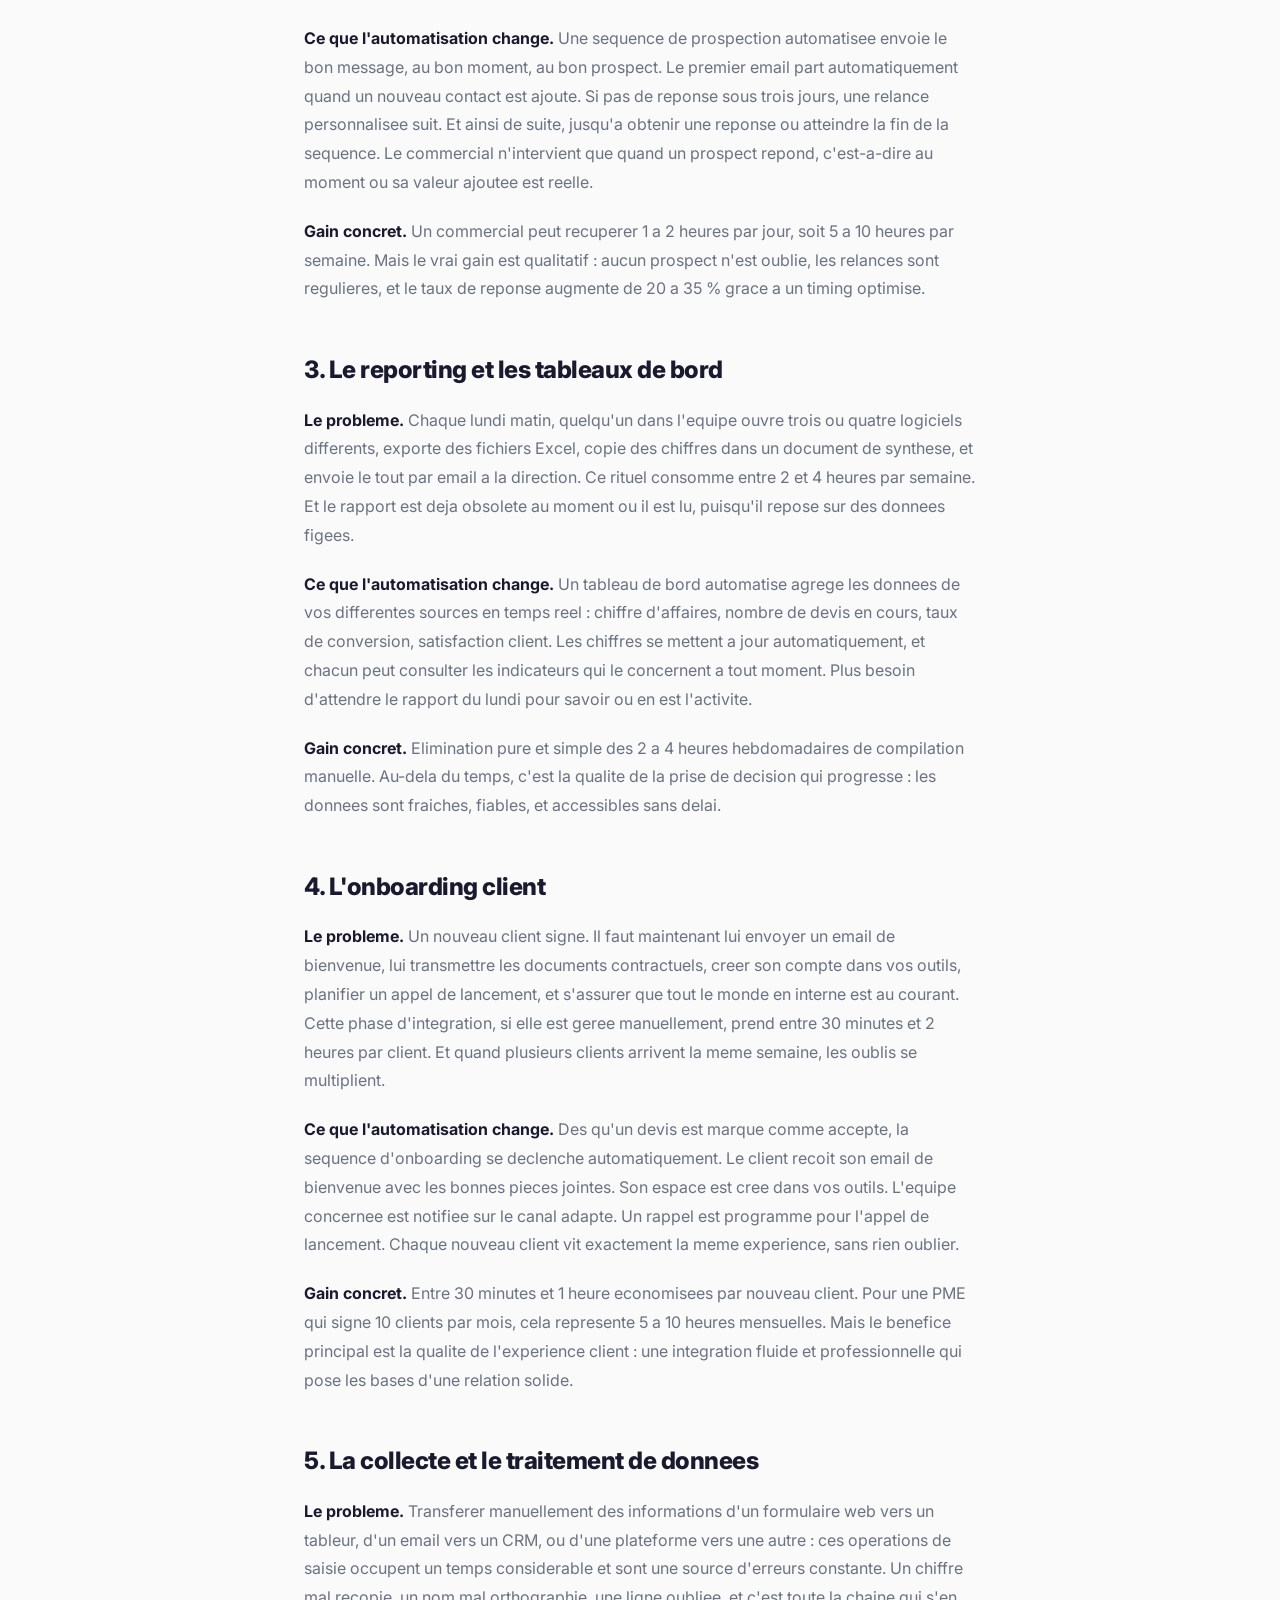
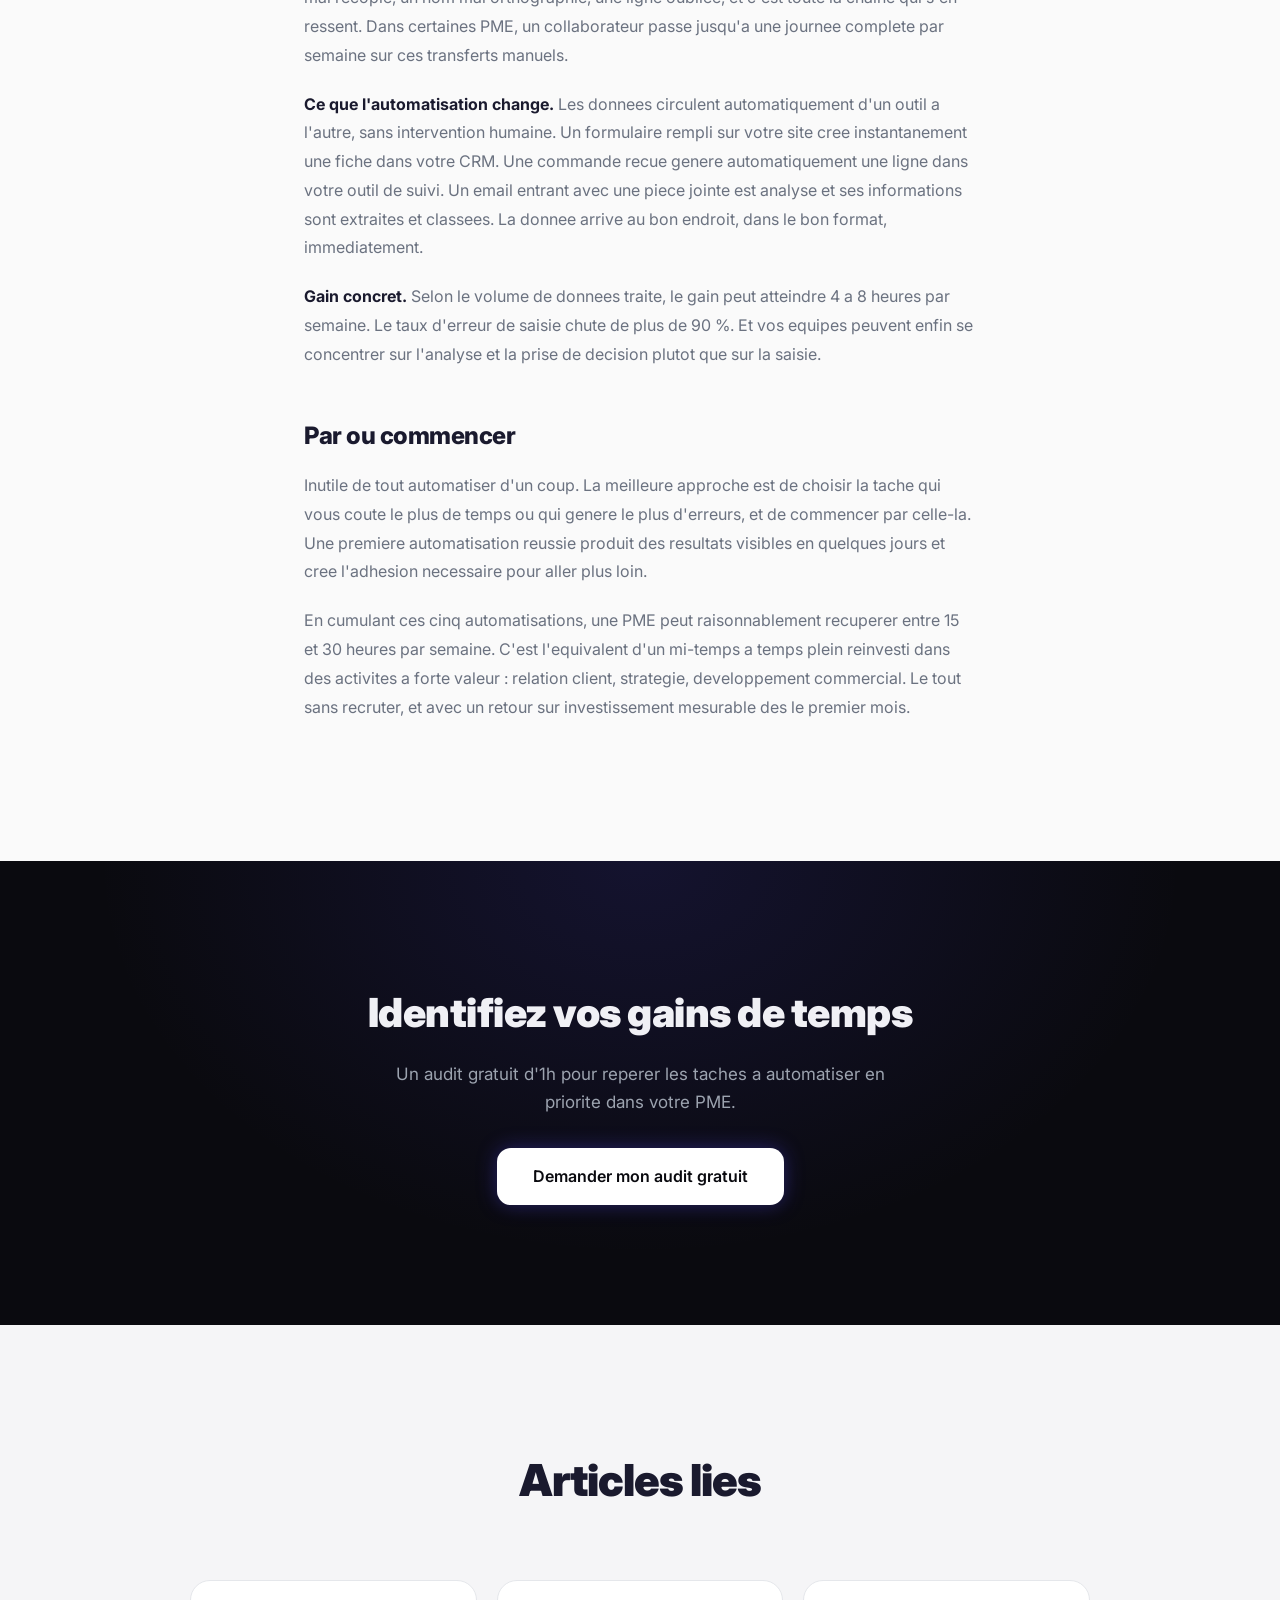
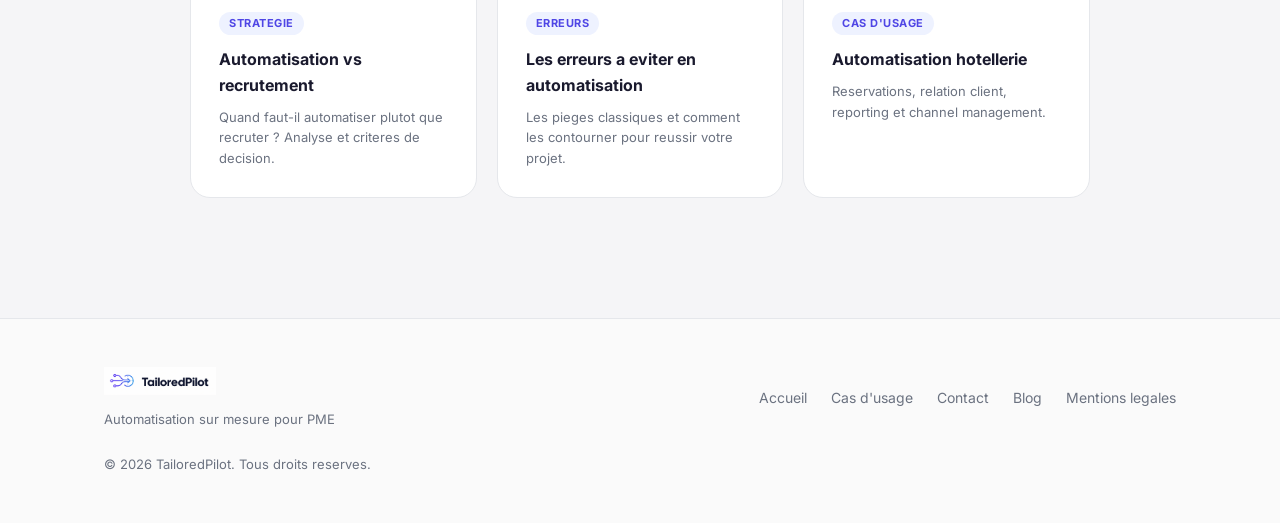
<file: blog/gagner-du-temps-automatisation.html>
<!DOCTYPE html>
<html lang="fr">
<head>
  <meta charset="UTF-8">
  <meta name="viewport" content="width=device-width, initial-scale=1.0">
  <title>5 taches que toute PME devrait automatiser — TailoredPilot</title>
  <meta name="description" content="Decouvrez les 5 taches repetitives que toute PME devrait automatiser pour gagner du temps, reduire les erreurs et accelerer sa croissance.">
  <meta property="og:title" content="5 taches que toute PME devrait automatiser — TailoredPilot">
  <meta property="og:description" content="Les automatisations les plus rentables a mettre en place des maintenant dans votre entreprise.">
  <meta property="og:type" content="article">
  <meta property="og:url" content="https://tailoredpilot.com/blog/gagner-du-temps-automatisation.html">
  <meta property="og:image" content="https://tailoredpilot.com/og-image.png">
  <meta property="og:locale" content="fr_FR">
  <meta property="og:site_name" content="TailoredPilot">
  <link rel="canonical" href="https://tailoredpilot.com/blog/gagner-du-temps-automatisation.html">
  <meta name="robots" content="index, follow">
  <link rel="icon" href="../logo-icon.png" type="image/png">
  <link rel="preconnect" href="https://fonts.googleapis.com">
  <link rel="preconnect" href="https://fonts.gstatic.com" crossorigin>
  <link href="https://fonts.googleapis.com/css2?family=Inter:wght@400;500;600;700;800;900&display=swap" rel="stylesheet">
  <link rel="stylesheet" href="../style.css">
  <script type="application/ld+json">
  {
    "@context": "https://schema.org",
    "@type": "Article",
    "headline": "5 taches que toute PME devrait automatiser",
    "description": "Decouvrez les 5 taches repetitives que toute PME devrait automatiser pour gagner du temps, reduire les erreurs et accelerer sa croissance.",
    "datePublished": "2026-04-24",
    "dateModified": "2026-04-27",
    "author": {
      "@type": "Organization",
      "name": "TailoredPilot"
    },
    "publisher": {
      "@type": "Organization",
      "name": "TailoredPilot",
      "url": "https://tailoredpilot.com"
    },
    "mainEntityOfPage": {
      "@type": "WebPage",
      "@id": "https://tailoredpilot.com/blog/gagner-du-temps-automatisation.html"
    }
  }
  </script>
  <script type="application/ld+json">
  {"@context":"https://schema.org","@type":"BreadcrumbList","itemListElement":[{"@type":"ListItem","position":1,"name":"Accueil","item":"https://tailoredpilot.com/"},{"@type":"ListItem","position":2,"name":"Blog","item":"https://tailoredpilot.com/blog/"},{"@type":"ListItem","position":3,"name":"Gagner du temps avec l'automatisation"}]}
  </script>
</head>
<body>

  <nav class="nav" id="nav">
    <div class="container nav-inner">
      <a href="../index.html" class="logo">
        <img src="../logo-full.png" alt="TailoredPilot" class="logo-img">
      </a>
      <div class="nav-links" id="navLinks">
        <a href="../index.html">Accueil</a>
        <a href="../index.html#cas">Cas d'usage</a>
        <a href="./">Blog</a>
        <a href="../index.html#contact" class="btn btn-sm btn-glow">Audit gratuit</a>
      </div>
      <button class="menu-toggle" id="menuToggle" aria-label="Menu">
        <span></span><span></span><span></span>
      </button>
    </div>
  </nav>

  <header class="article-hero">
    <div class="container article-hero-content">
      <div class="article-tag">Productivite</div>
      <h1>5 taches que toute PME devrait automatiser</h1>
      <p>Les automatisations les plus rentables a mettre en place des maintenant pour gagner plusieurs heures par semaine.</p>
    </div>
  </header>

  <section class="section">
    <div class="article-body">

      <p>Dans une PME, le temps est la ressource la plus precieuse. Pourtant, des dizaines d'heures sont perdues chaque semaine sur des taches repetitives qui n'apportent aucune valeur ajoutee. Saisie manuelle, copier-coller entre logiciels, relances oubliees : ces micro-taches s'accumulent et finissent par freiner la croissance de l'entreprise.</p>

      <p>La bonne nouvelle, c'est que la plupart de ces taches peuvent etre automatisees sans investissement massif. Voici les cinq domaines ou l'automatisation produit les resultats les plus immediats et les plus mesurables.</p>

      <h2>1. La facturation et les relances de paiement</h2>

      <p><strong>Le probleme.</strong> Etablir une facture, l'envoyer au bon contact, verifier qu'elle a bien ete recue, puis relancer en cas de retard de paiement : ce cycle se repete pour chaque client, chaque mois. Dans une PME de 50 clients actifs, cela represente facilement 8 a 10 heures de travail administratif par mois. Sans compter les erreurs de saisie, les factures oubliees et les relances qui arrivent trop tard.</p>

      <p><strong>Ce que l'automatisation change.</strong> Un systeme automatise peut generer les factures a partir de vos donnees existantes (devis valide, bon de commande, contrat), les envoyer par email au bon interlocuteur, et declencher une sequence de relances si le paiement n'est pas recu dans les delais. Le tout sans intervention humaine. Les erreurs de montant disparaissent, les relances partent systematiquement, et votre tresorerie s'ameliore mecaniquement.</p>

      <p><strong>Gain concret.</strong> Comptez entre 6 et 10 heures economisees par mois, avec en prime une reduction de 30 a 40 % des retards de paiement. Pour une PME dont le delai moyen de paiement depasse 45 jours, l'impact sur la tresorerie est considerable.</p>

      <h2>2. La prospection et les relances commerciales</h2>

      <p><strong>Le probleme.</strong> Votre commercial passe ses matinees a rediger des emails de premier contact, a relancer des prospects qui n'ont pas repondu, et a mettre a jour le CRM manuellement. Resultat : il lui reste a peine la moitie de sa journee pour les vrais echanges avec les clients potentiels. Pire, certains prospects passent entre les mailles du filet parce qu'une relance a ete oubliee ou envoyee trop tard.</p>

      <p><strong>Ce que l'automatisation change.</strong> Une sequence de prospection automatisee envoie le bon message, au bon moment, au bon prospect. Le premier email part automatiquement quand un nouveau contact est ajoute. Si pas de reponse sous trois jours, une relance personnalisee suit. Et ainsi de suite, jusqu'a obtenir une reponse ou atteindre la fin de la sequence. Le commercial n'intervient que quand un prospect repond, c'est-a-dire au moment ou sa valeur ajoutee est reelle.</p>

      <p><strong>Gain concret.</strong> Un commercial peut recuperer 1 a 2 heures par jour, soit 5 a 10 heures par semaine. Mais le vrai gain est qualitatif : aucun prospect n'est oublie, les relances sont regulieres, et le taux de reponse augmente de 20 a 35 % grace a un timing optimise.</p>

      <h2>3. Le reporting et les tableaux de bord</h2>

      <p><strong>Le probleme.</strong> Chaque lundi matin, quelqu'un dans l'equipe ouvre trois ou quatre logiciels differents, exporte des fichiers Excel, copie des chiffres dans un document de synthese, et envoie le tout par email a la direction. Ce rituel consomme entre 2 et 4 heures par semaine. Et le rapport est deja obsolete au moment ou il est lu, puisqu'il repose sur des donnees figees.</p>

      <p><strong>Ce que l'automatisation change.</strong> Un tableau de bord automatise agrege les donnees de vos differentes sources en temps reel : chiffre d'affaires, nombre de devis en cours, taux de conversion, satisfaction client. Les chiffres se mettent a jour automatiquement, et chacun peut consulter les indicateurs qui le concernent a tout moment. Plus besoin d'attendre le rapport du lundi pour savoir ou en est l'activite.</p>

      <p><strong>Gain concret.</strong> Elimination pure et simple des 2 a 4 heures hebdomadaires de compilation manuelle. Au-dela du temps, c'est la qualite de la prise de decision qui progresse : les donnees sont fraiches, fiables, et accessibles sans delai.</p>

      <h2>4. L'onboarding client</h2>

      <p><strong>Le probleme.</strong> Un nouveau client signe. Il faut maintenant lui envoyer un email de bienvenue, lui transmettre les documents contractuels, creer son compte dans vos outils, planifier un appel de lancement, et s'assurer que tout le monde en interne est au courant. Cette phase d'integration, si elle est geree manuellement, prend entre 30 minutes et 2 heures par client. Et quand plusieurs clients arrivent la meme semaine, les oublis se multiplient.</p>

      <p><strong>Ce que l'automatisation change.</strong> Des qu'un devis est marque comme accepte, la sequence d'onboarding se declenche automatiquement. Le client recoit son email de bienvenue avec les bonnes pieces jointes. Son espace est cree dans vos outils. L'equipe concernee est notifiee sur le canal adapte. Un rappel est programme pour l'appel de lancement. Chaque nouveau client vit exactement la meme experience, sans rien oublier.</p>

      <p><strong>Gain concret.</strong> Entre 30 minutes et 1 heure economisees par nouveau client. Pour une PME qui signe 10 clients par mois, cela represente 5 a 10 heures mensuelles. Mais le benefice principal est la qualite de l'experience client : une integration fluide et professionnelle qui pose les bases d'une relation solide.</p>

      <h2>5. La collecte et le traitement de donnees</h2>

      <p><strong>Le probleme.</strong> Transferer manuellement des informations d'un formulaire web vers un tableur, d'un email vers un CRM, ou d'une plateforme vers une autre : ces operations de saisie occupent un temps considerable et sont une source d'erreurs constante. Un chiffre mal recopie, un nom mal orthographie, une ligne oubliee, et c'est toute la chaine qui s'en ressent. Dans certaines PME, un collaborateur passe jusqu'a une journee complete par semaine sur ces transferts manuels.</p>

      <p><strong>Ce que l'automatisation change.</strong> Les donnees circulent automatiquement d'un outil a l'autre, sans intervention humaine. Un formulaire rempli sur votre site cree instantanement une fiche dans votre CRM. Une commande recue genere automatiquement une ligne dans votre outil de suivi. Un email entrant avec une piece jointe est analyse et ses informations sont extraites et classees. La donnee arrive au bon endroit, dans le bon format, immediatement.</p>

      <p><strong>Gain concret.</strong> Selon le volume de donnees traite, le gain peut atteindre 4 a 8 heures par semaine. Le taux d'erreur de saisie chute de plus de 90 %. Et vos equipes peuvent enfin se concentrer sur l'analyse et la prise de decision plutot que sur la saisie.</p>

      <h2>Par ou commencer</h2>

      <p>Inutile de tout automatiser d'un coup. La meilleure approche est de choisir la tache qui vous coute le plus de temps ou qui genere le plus d'erreurs, et de commencer par celle-la. Une premiere automatisation reussie produit des resultats visibles en quelques jours et cree l'adhesion necessaire pour aller plus loin.</p>

      <p>En cumulant ces cinq automatisations, une PME peut raisonnablement recuperer entre 15 et 30 heures par semaine. C'est l'equivalent d'un mi-temps a temps plein reinvesti dans des activites a forte valeur : relation client, strategie, developpement commercial. Le tout sans recruter, et avec un retour sur investissement mesurable des le premier mois.</p>

    </div>
  </section>

  <section class="section bg-dark">
    <div class="container" style="text-align:center;position:relative;z-index:1;">
      <h2 style="font-size:clamp(28px,4vw,40px);font-weight:900;letter-spacing:-.5px;margin-bottom:16px;">Identifiez vos gains de temps</h2>
      <p style="font-size:17px;color:#9ca3af;margin-bottom:32px;max-width:500px;margin-left:auto;margin-right:auto;">Un audit gratuit d'1h pour reperer les taches a automatiser en priorite dans votre PME.</p>
      <a href="../index.html#contact" class="btn btn-lg btn-white btn-glow">Demander mon audit gratuit</a>
    </div>
  </section>

  <section class="section bg-light article-related">
    <div class="container">
      <div class="section-header">
        <h2>Articles lies</h2>
      </div>
      <div class="related-grid">
        <a href="automatisation-vs-recrutement.html" class="related-card">
          <div class="related-tag">Strategie</div>
          <h3>Automatisation vs recrutement</h3>
          <p>Quand faut-il automatiser plutot que recruter ? Analyse et criteres de decision.</p>
        </a>
        <a href="erreurs-automatisation-pme.html" class="related-card">
          <div class="related-tag">Erreurs</div>
          <h3>Les erreurs a eviter en automatisation</h3>
          <p>Les pieges classiques et comment les contourner pour reussir votre projet.</p>
        </a>
        <a href="../cas/automatisation-hotellerie.html" class="related-card">
          <div class="related-tag">Cas d'usage</div>
          <h3>Automatisation hotellerie</h3>
          <p>Reservations, relation client, reporting et channel management.</p>
        </a>
      </div>
    </div>
  </section>
  <footer class="footer">
    <div class="container footer-inner">
      <div class="footer-brand">
        <img src="../logo-full.png" alt="TailoredPilot" class="footer-logo">
        <p>Automatisation sur mesure pour PME</p>
      </div>
      <div class="footer-links">
        <a href="../index.html">Accueil</a>
        <a href="../index.html#cas">Cas d'usage</a>
        <a href="../index.html#contact">Contact</a>
        <a href="./">Blog</a>
        <a href="../mentions-legales.html">Mentions legales</a>
      </div>
      <div class="footer-copy">&copy; 2026 TailoredPilot. Tous droits reserves.</div>
    </div>
  </footer>

  <script>
    window.addEventListener('scroll', () => {
      document.getElementById('nav').classList.toggle('nav-scrolled', window.scrollY > 50);
    });
    document.getElementById('menuToggle').addEventListener('click', () => {
      document.getElementById('navLinks').classList.toggle('open');
      document.getElementById('menuToggle').classList.toggle('active');
    });
  </script>

</body>
</html>
</file>
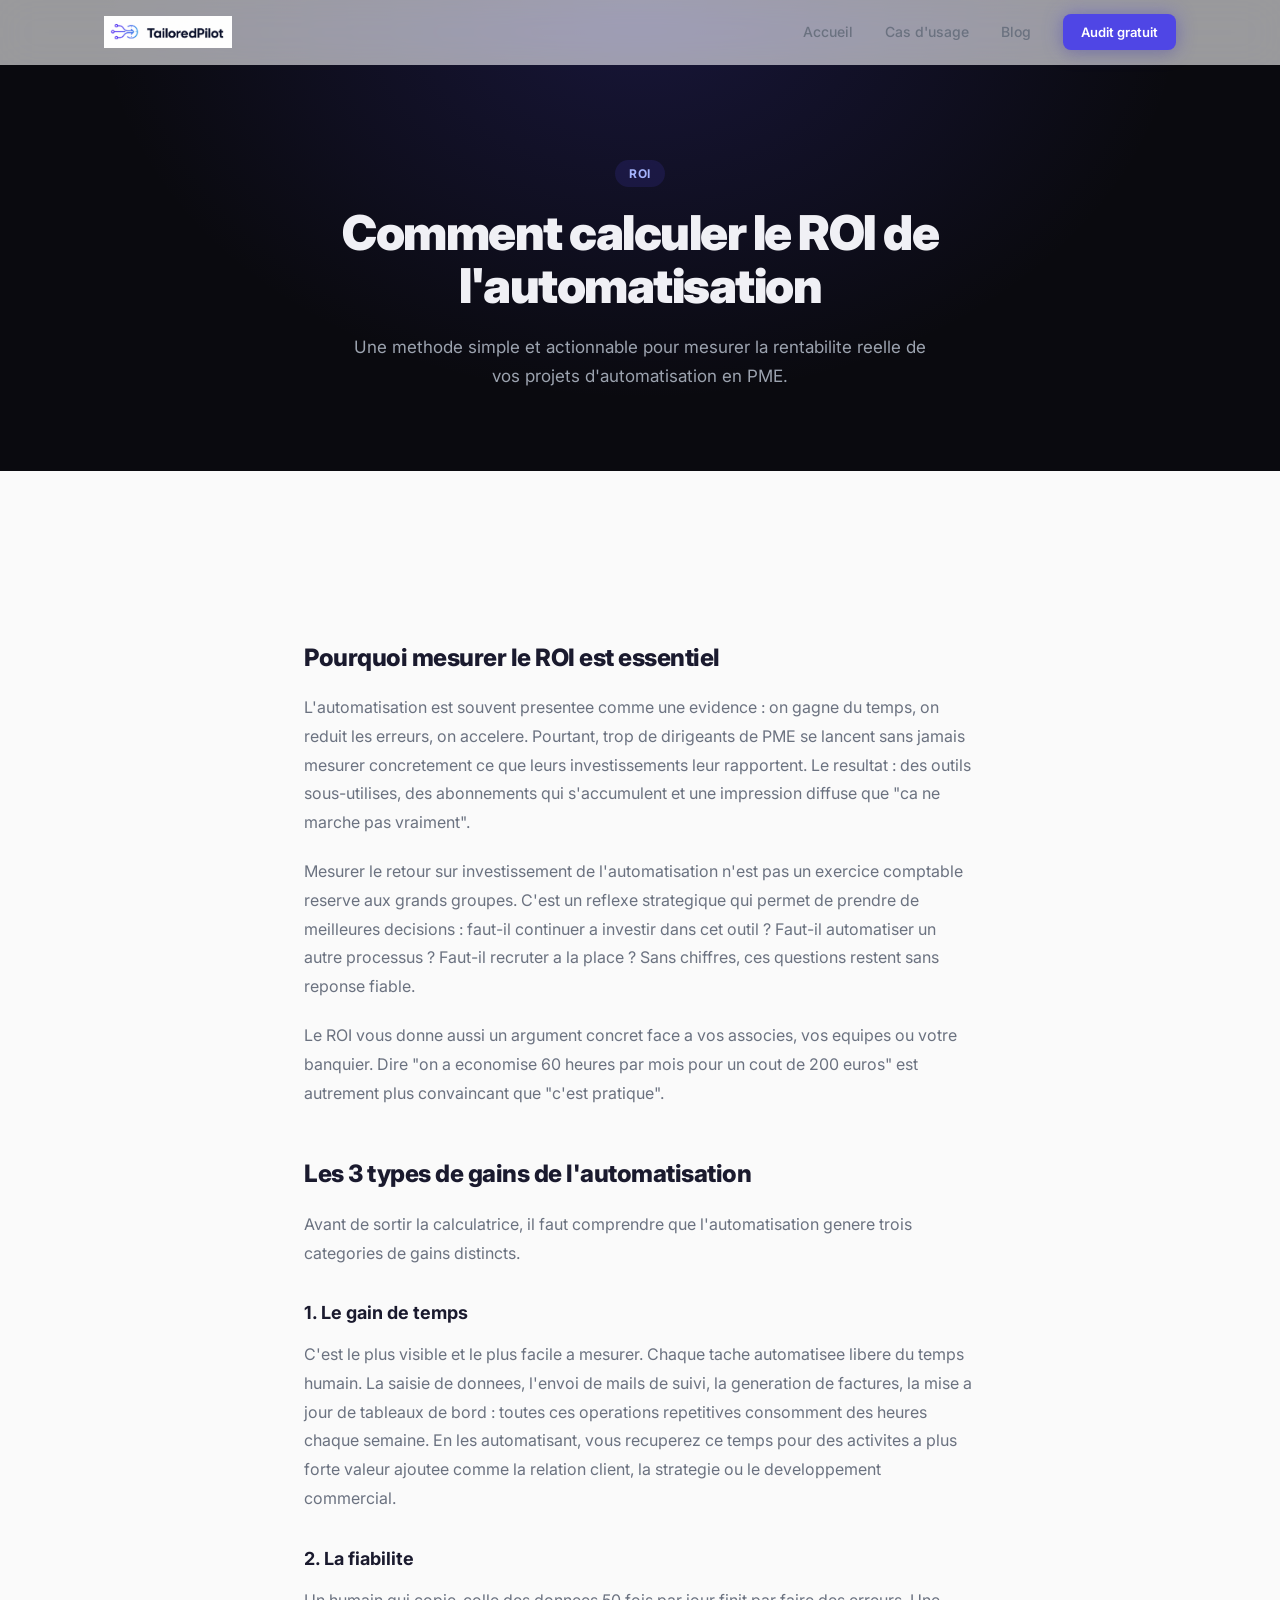
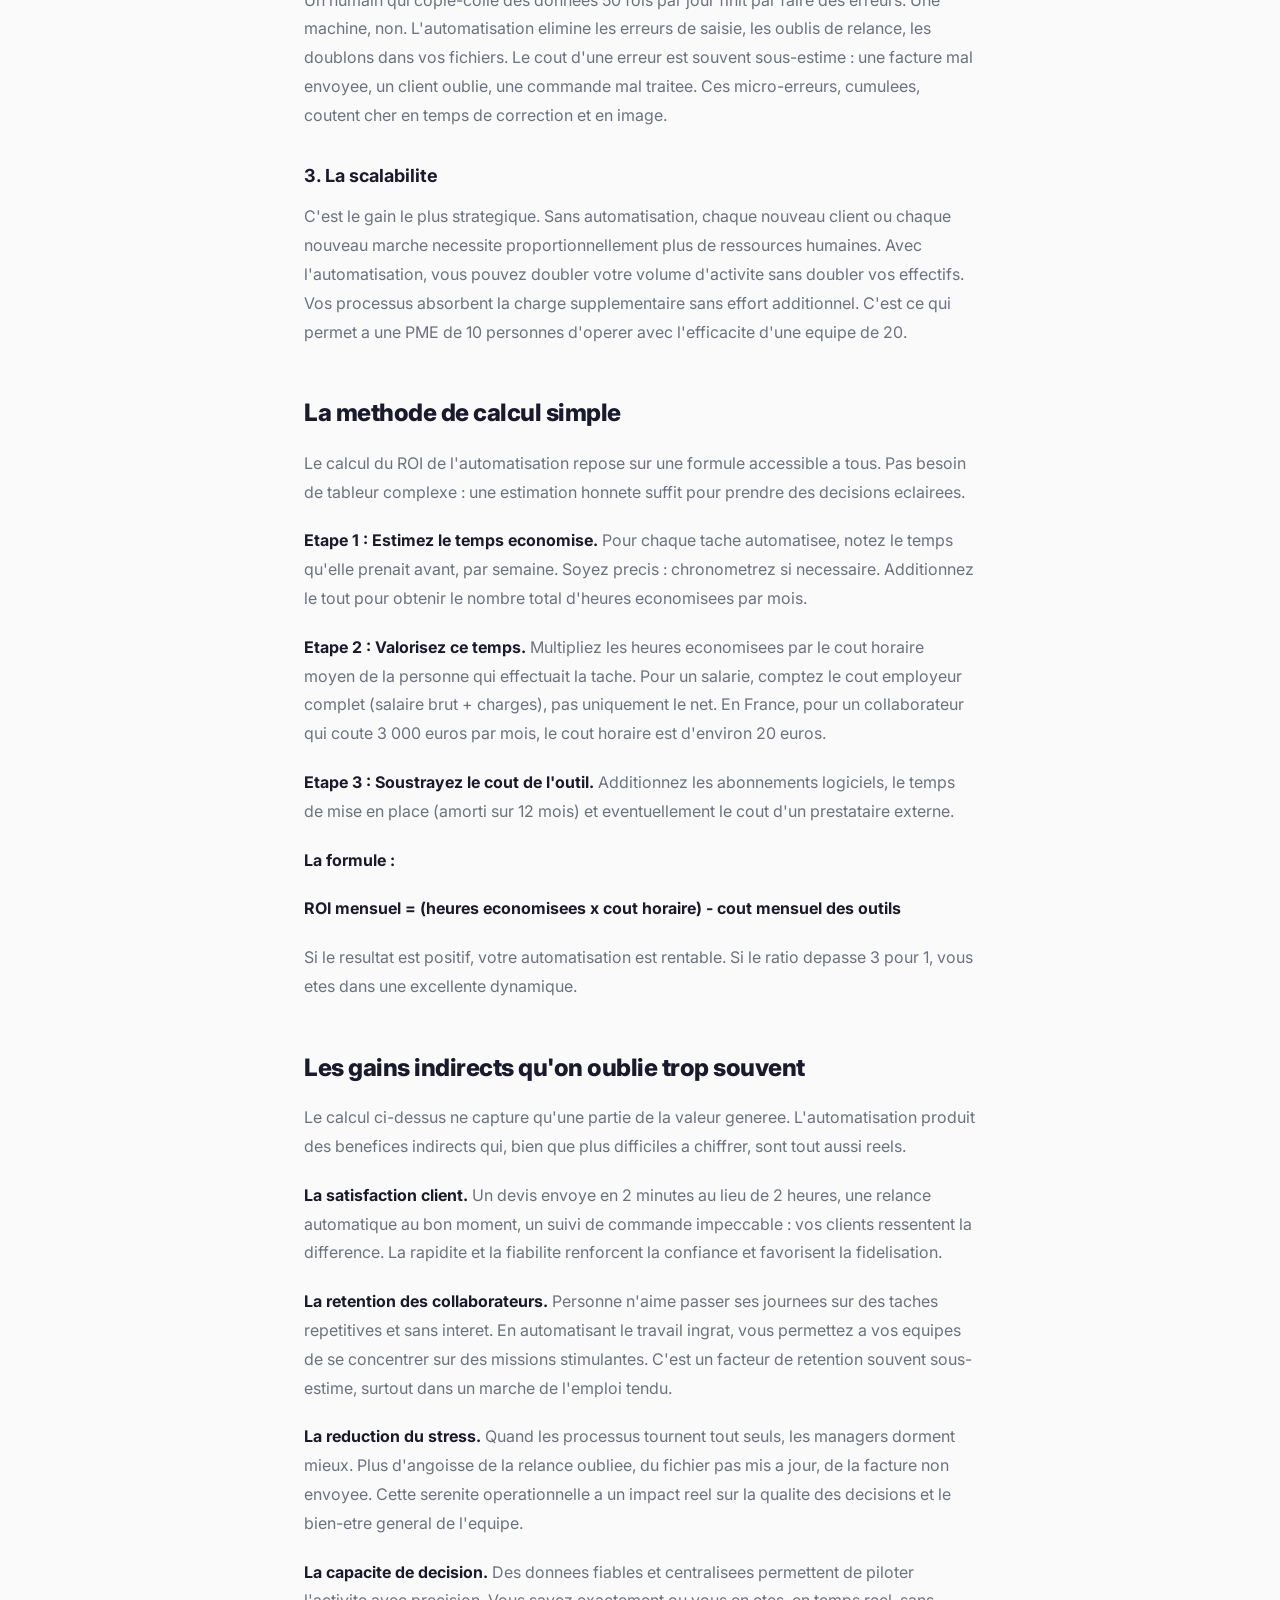
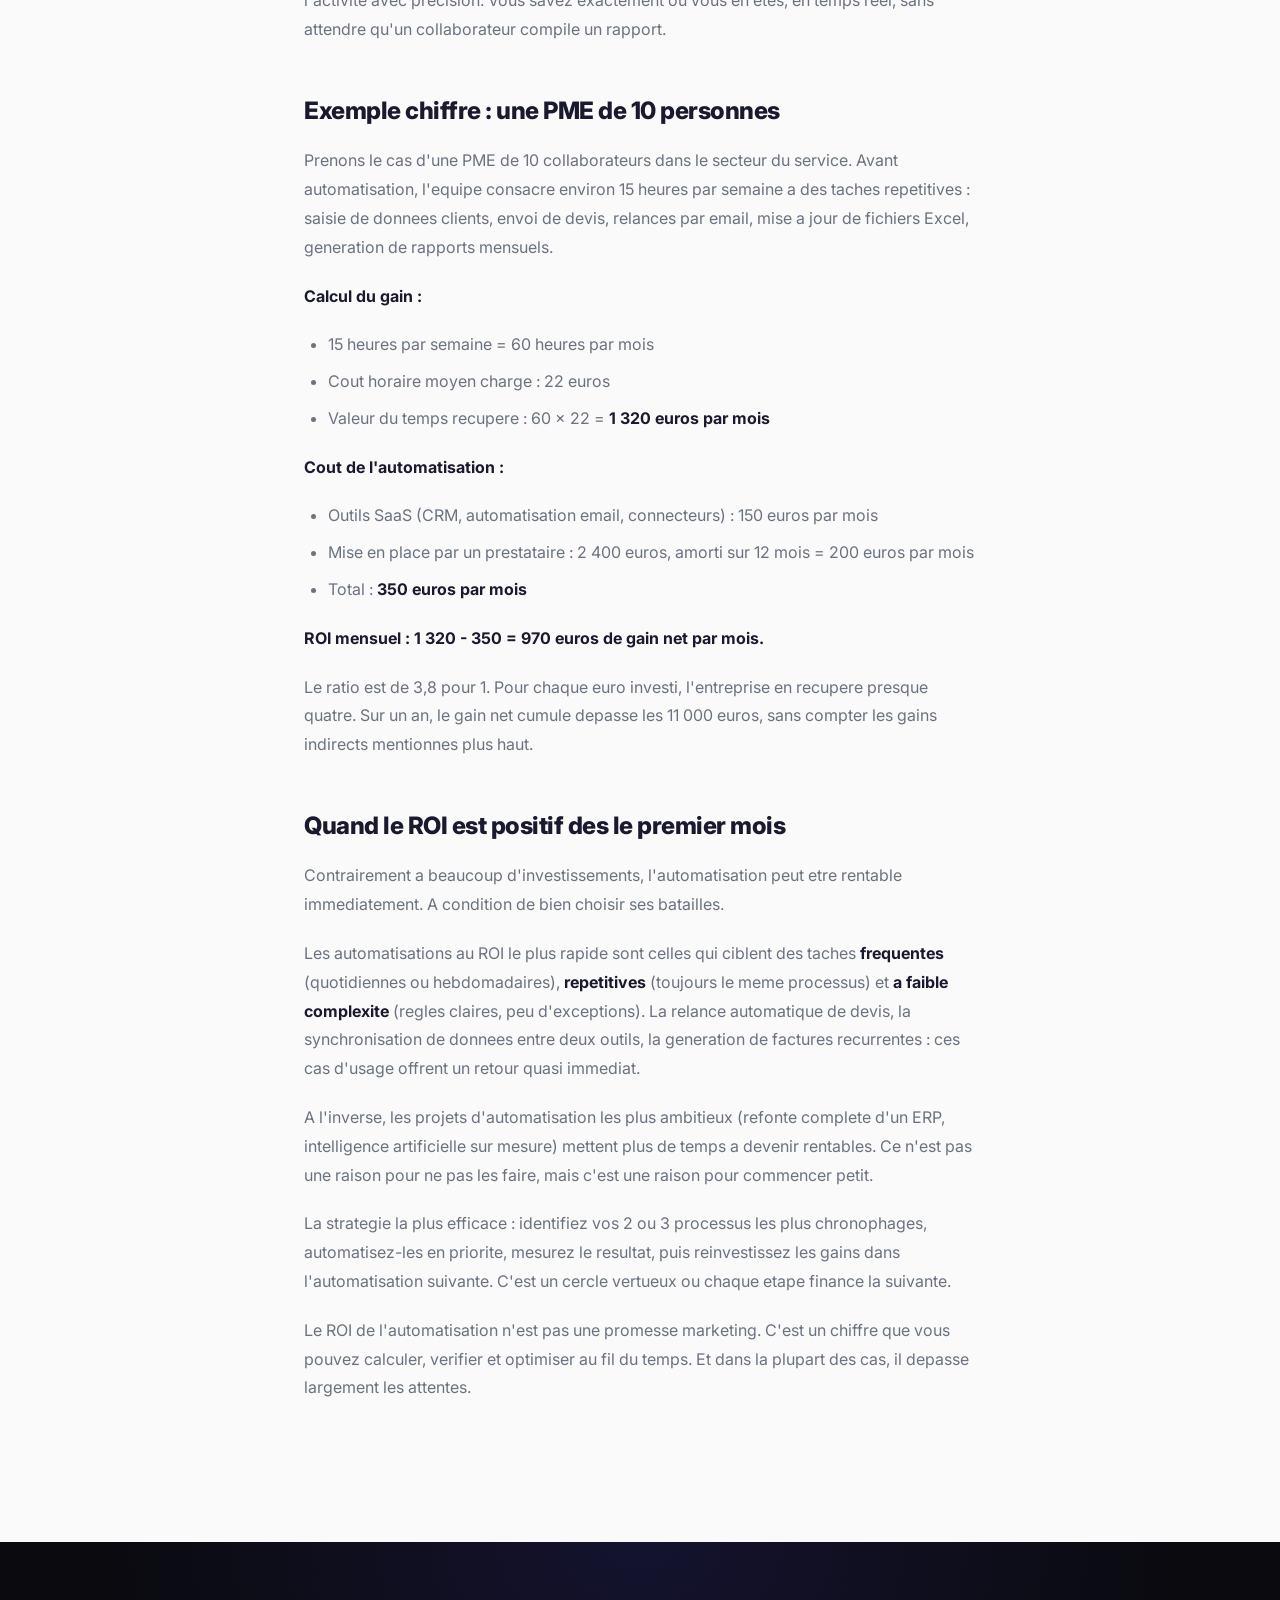
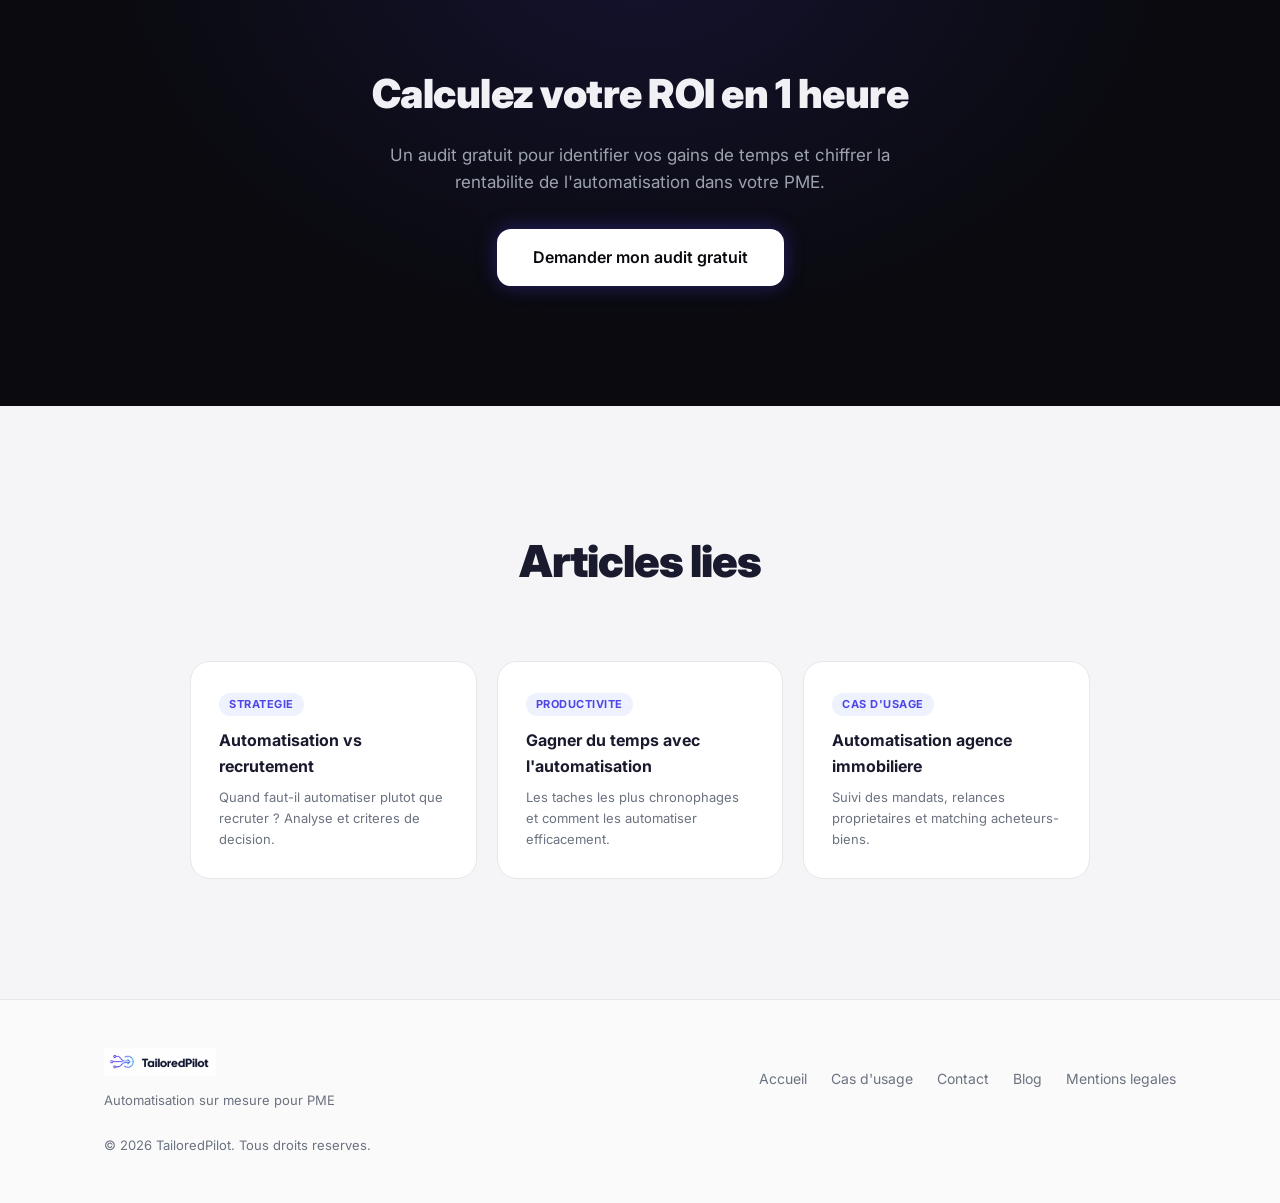
<file: blog/roi-automatisation-pme.html>
<!DOCTYPE html>
<html lang="fr">
<head>
  <meta charset="UTF-8">
  <meta name="viewport" content="width=device-width, initial-scale=1.0">
  <title>Comment calculer le ROI de l'automatisation — TailoredPilot</title>
  <meta name="description" content="Methode concrete pour mesurer la rentabilite de vos projets d'automatisation en PME. Calcul, gains directs et indirects, exemple chiffre.">
  <meta property="og:title" content="Comment calculer le ROI de l'automatisation — TailoredPilot">
  <meta property="og:description" content="Methode concrete pour mesurer la rentabilite de vos projets d'automatisation en PME.">
  <meta property="og:type" content="article">
  <meta property="og:url" content="https://tailoredpilot.com/blog/roi-automatisation-pme.html">
  <meta property="og:image" content="https://tailoredpilot.com/og-image.png">
  <meta property="og:locale" content="fr_FR">
  <meta property="og:site_name" content="TailoredPilot">
  <link rel="canonical" href="https://tailoredpilot.com/blog/roi-automatisation-pme.html">
  <meta name="robots" content="index, follow">
  <link rel="icon" href="../logo-icon.png" type="image/png">
  <link rel="preconnect" href="https://fonts.googleapis.com">
  <link rel="preconnect" href="https://fonts.gstatic.com" crossorigin>
  <link href="https://fonts.googleapis.com/css2?family=Inter:wght@400;500;600;700;800;900&display=swap" rel="stylesheet">
  <link rel="stylesheet" href="../style.css">
  <script type="application/ld+json">
  {
    "@context": "https://schema.org",
    "@type": "Article",
    "headline": "Comment calculer le ROI de l'automatisation",
    "description": "Methode concrete pour mesurer la rentabilite de vos projets d'automatisation en PME.",
    "datePublished": "2026-04-24",
    "dateModified": "2026-04-27",
    "author": {
      "@type": "Organization",
      "name": "TailoredPilot"
    },
    "publisher": {
      "@type": "Organization",
      "name": "TailoredPilot",
      "url": "https://tailoredpilot.com"
    },
    "mainEntityOfPage": {
      "@type": "WebPage",
      "@id": "https://tailoredpilot.com/blog/roi-automatisation-pme.html"
    }
  }
  </script>
  <script type="application/ld+json">
  {"@context":"https://schema.org","@type":"BreadcrumbList","itemListElement":[{"@type":"ListItem","position":1,"name":"Accueil","item":"https://tailoredpilot.com/"},{"@type":"ListItem","position":2,"name":"Blog","item":"https://tailoredpilot.com/blog/"},{"@type":"ListItem","position":3,"name":"ROI de l'automatisation PME"}]}
  </script>
</head>
<body>

  <nav class="nav" id="nav">
    <div class="container nav-inner">
      <a href="../index.html" class="logo">
        <img src="../logo-full.png" alt="TailoredPilot" class="logo-img">
      </a>
      <div class="nav-links" id="navLinks">
        <a href="../index.html">Accueil</a>
        <a href="../index.html#cas">Cas d'usage</a>
        <a href="./">Blog</a>
        <a href="../index.html#contact" class="btn btn-sm btn-glow">Audit gratuit</a>
      </div>
      <button class="menu-toggle" id="menuToggle" aria-label="Menu">
        <span></span><span></span><span></span>
      </button>
    </div>
  </nav>

  <header class="article-hero">
    <div class="container article-hero-content">
      <div class="article-tag">ROI</div>
      <h1>Comment calculer le ROI de l'automatisation</h1>
      <p>Une methode simple et actionnable pour mesurer la rentabilite reelle de vos projets d'automatisation en PME.</p>
    </div>
  </header>

  <section class="section">
    <div class="container">
      <div class="article-body">

        <h2>Pourquoi mesurer le ROI est essentiel</h2>

        <p>L'automatisation est souvent presentee comme une evidence : on gagne du temps, on reduit les erreurs, on accelere. Pourtant, trop de dirigeants de PME se lancent sans jamais mesurer concretement ce que leurs investissements leur rapportent. Le resultat : des outils sous-utilises, des abonnements qui s'accumulent et une impression diffuse que "ca ne marche pas vraiment".</p>

        <p>Mesurer le retour sur investissement de l'automatisation n'est pas un exercice comptable reserve aux grands groupes. C'est un reflexe strategique qui permet de prendre de meilleures decisions : faut-il continuer a investir dans cet outil ? Faut-il automatiser un autre processus ? Faut-il recruter a la place ? Sans chiffres, ces questions restent sans reponse fiable.</p>

        <p>Le ROI vous donne aussi un argument concret face a vos associes, vos equipes ou votre banquier. Dire "on a economise 60 heures par mois pour un cout de 200 euros" est autrement plus convaincant que "c'est pratique".</p>

        <h2>Les 3 types de gains de l'automatisation</h2>

        <p>Avant de sortir la calculatrice, il faut comprendre que l'automatisation genere trois categories de gains distincts.</p>

        <h3>1. Le gain de temps</h3>

        <p>C'est le plus visible et le plus facile a mesurer. Chaque tache automatisee libere du temps humain. La saisie de donnees, l'envoi de mails de suivi, la generation de factures, la mise a jour de tableaux de bord : toutes ces operations repetitives consomment des heures chaque semaine. En les automatisant, vous recuperez ce temps pour des activites a plus forte valeur ajoutee comme la relation client, la strategie ou le developpement commercial.</p>

        <h3>2. La fiabilite</h3>

        <p>Un humain qui copie-colle des donnees 50 fois par jour finit par faire des erreurs. Une machine, non. L'automatisation elimine les erreurs de saisie, les oublis de relance, les doublons dans vos fichiers. Le cout d'une erreur est souvent sous-estime : une facture mal envoyee, un client oublie, une commande mal traitee. Ces micro-erreurs, cumulees, coutent cher en temps de correction et en image.</p>

        <h3>3. La scalabilite</h3>

        <p>C'est le gain le plus strategique. Sans automatisation, chaque nouveau client ou chaque nouveau marche necessite proportionnellement plus de ressources humaines. Avec l'automatisation, vous pouvez doubler votre volume d'activite sans doubler vos effectifs. Vos processus absorbent la charge supplementaire sans effort additionnel. C'est ce qui permet a une PME de 10 personnes d'operer avec l'efficacite d'une equipe de 20.</p>

        <h2>La methode de calcul simple</h2>

        <p>Le calcul du ROI de l'automatisation repose sur une formule accessible a tous. Pas besoin de tableur complexe : une estimation honnete suffit pour prendre des decisions eclairees.</p>

        <p><strong>Etape 1 : Estimez le temps economise.</strong> Pour chaque tache automatisee, notez le temps qu'elle prenait avant, par semaine. Soyez precis : chronometrez si necessaire. Additionnez le tout pour obtenir le nombre total d'heures economisees par mois.</p>

        <p><strong>Etape 2 : Valorisez ce temps.</strong> Multipliez les heures economisees par le cout horaire moyen de la personne qui effectuait la tache. Pour un salarie, comptez le cout employeur complet (salaire brut + charges), pas uniquement le net. En France, pour un collaborateur qui coute 3 000 euros par mois, le cout horaire est d'environ 20 euros.</p>

        <p><strong>Etape 3 : Soustrayez le cout de l'outil.</strong> Additionnez les abonnements logiciels, le temps de mise en place (amorti sur 12 mois) et eventuellement le cout d'un prestataire externe.</p>

        <p><strong>La formule :</strong></p>

        <p><strong>ROI mensuel = (heures economisees x cout horaire) - cout mensuel des outils</strong></p>

        <p>Si le resultat est positif, votre automatisation est rentable. Si le ratio depasse 3 pour 1, vous etes dans une excellente dynamique.</p>

        <h2>Les gains indirects qu'on oublie trop souvent</h2>

        <p>Le calcul ci-dessus ne capture qu'une partie de la valeur generee. L'automatisation produit des benefices indirects qui, bien que plus difficiles a chiffrer, sont tout aussi reels.</p>

        <p><strong>La satisfaction client.</strong> Un devis envoye en 2 minutes au lieu de 2 heures, une relance automatique au bon moment, un suivi de commande impeccable : vos clients ressentent la difference. La rapidite et la fiabilite renforcent la confiance et favorisent la fidelisation.</p>

        <p><strong>La retention des collaborateurs.</strong> Personne n'aime passer ses journees sur des taches repetitives et sans interet. En automatisant le travail ingrat, vous permettez a vos equipes de se concentrer sur des missions stimulantes. C'est un facteur de retention souvent sous-estime, surtout dans un marche de l'emploi tendu.</p>

        <p><strong>La reduction du stress.</strong> Quand les processus tournent tout seuls, les managers dorment mieux. Plus d'angoisse de la relance oubliee, du fichier pas mis a jour, de la facture non envoyee. Cette serenite operationnelle a un impact reel sur la qualite des decisions et le bien-etre general de l'equipe.</p>

        <p><strong>La capacite de decision.</strong> Des donnees fiables et centralisees permettent de piloter l'activite avec precision. Vous savez exactement ou vous en etes, en temps reel, sans attendre qu'un collaborateur compile un rapport.</p>

        <h2>Exemple chiffre : une PME de 10 personnes</h2>

        <p>Prenons le cas d'une PME de 10 collaborateurs dans le secteur du service. Avant automatisation, l'equipe consacre environ 15 heures par semaine a des taches repetitives : saisie de donnees clients, envoi de devis, relances par email, mise a jour de fichiers Excel, generation de rapports mensuels.</p>

        <p><strong>Calcul du gain :</strong></p>

        <ul>
          <li>15 heures par semaine = 60 heures par mois</li>
          <li>Cout horaire moyen charge : 22 euros</li>
          <li>Valeur du temps recupere : 60 x 22 = <strong>1 320 euros par mois</strong></li>
        </ul>

        <p><strong>Cout de l'automatisation :</strong></p>

        <ul>
          <li>Outils SaaS (CRM, automatisation email, connecteurs) : 150 euros par mois</li>
          <li>Mise en place par un prestataire : 2 400 euros, amorti sur 12 mois = 200 euros par mois</li>
          <li>Total : <strong>350 euros par mois</strong></li>
        </ul>

        <p><strong>ROI mensuel : 1 320 - 350 = 970 euros de gain net par mois.</strong></p>

        <p>Le ratio est de 3,8 pour 1. Pour chaque euro investi, l'entreprise en recupere presque quatre. Sur un an, le gain net cumule depasse les 11 000 euros, sans compter les gains indirects mentionnes plus haut.</p>

        <h2>Quand le ROI est positif des le premier mois</h2>

        <p>Contrairement a beaucoup d'investissements, l'automatisation peut etre rentable immediatement. A condition de bien choisir ses batailles.</p>

        <p>Les automatisations au ROI le plus rapide sont celles qui ciblent des taches <strong>frequentes</strong> (quotidiennes ou hebdomadaires), <strong>repetitives</strong> (toujours le meme processus) et <strong>a faible complexite</strong> (regles claires, peu d'exceptions). La relance automatique de devis, la synchronisation de donnees entre deux outils, la generation de factures recurrentes : ces cas d'usage offrent un retour quasi immediat.</p>

        <p>A l'inverse, les projets d'automatisation les plus ambitieux (refonte complete d'un ERP, intelligence artificielle sur mesure) mettent plus de temps a devenir rentables. Ce n'est pas une raison pour ne pas les faire, mais c'est une raison pour commencer petit.</p>

        <p>La strategie la plus efficace : identifiez vos 2 ou 3 processus les plus chronophages, automatisez-les en priorite, mesurez le resultat, puis reinvestissez les gains dans l'automatisation suivante. C'est un cercle vertueux ou chaque etape finance la suivante.</p>

        <p>Le ROI de l'automatisation n'est pas une promesse marketing. C'est un chiffre que vous pouvez calculer, verifier et optimiser au fil du temps. Et dans la plupart des cas, il depasse largement les attentes.</p>

      </div>
    </div>
  </section>

  <section class="section bg-dark">
    <div class="container" style="text-align:center;position:relative;z-index:1;">
      <h2 style="font-size:clamp(28px,4vw,40px);font-weight:900;letter-spacing:-.5px;margin-bottom:16px;">Calculez votre ROI en 1 heure</h2>
      <p style="font-size:17px;color:#9ca3af;margin-bottom:32px;max-width:500px;margin-left:auto;margin-right:auto;">Un audit gratuit pour identifier vos gains de temps et chiffrer la rentabilite de l'automatisation dans votre PME.</p>
      <a href="../index.html#contact" class="btn btn-lg btn-white btn-glow">Demander mon audit gratuit</a>
    </div>
  </section>

  <section class="section bg-light article-related">
    <div class="container">
      <div class="section-header">
        <h2>Articles lies</h2>
      </div>
      <div class="related-grid">
        <a href="automatisation-vs-recrutement.html" class="related-card">
          <div class="related-tag">Strategie</div>
          <h3>Automatisation vs recrutement</h3>
          <p>Quand faut-il automatiser plutot que recruter ? Analyse et criteres de decision.</p>
        </a>
        <a href="gagner-du-temps-automatisation.html" class="related-card">
          <div class="related-tag">Productivite</div>
          <h3>Gagner du temps avec l'automatisation</h3>
          <p>Les taches les plus chronophages et comment les automatiser efficacement.</p>
        </a>
        <a href="../cas/automatisation-agence-immobiliere.html" class="related-card">
          <div class="related-tag">Cas d'usage</div>
          <h3>Automatisation agence immobiliere</h3>
          <p>Suivi des mandats, relances proprietaires et matching acheteurs-biens.</p>
        </a>
      </div>
    </div>
  </section>
  <footer class="footer">
    <div class="container footer-inner">
      <div class="footer-brand">
        <img src="../logo-full.png" alt="TailoredPilot" class="footer-logo">
        <p>Automatisation sur mesure pour PME</p>
      </div>
      <div class="footer-links">
        <a href="../index.html">Accueil</a>
        <a href="../index.html#cas">Cas d'usage</a>
        <a href="../index.html#contact">Contact</a>
        <a href="./">Blog</a>
        <a href="../mentions-legales.html">Mentions legales</a>
      </div>
      <div class="footer-copy">&copy; 2026 TailoredPilot. Tous droits reserves.</div>
    </div>
  </footer>

  <script>
    window.addEventListener('scroll', () => {
      document.getElementById('nav').classList.toggle('nav-scrolled', window.scrollY > 50);
    });
    document.getElementById('menuToggle').addEventListener('click', () => {
      document.getElementById('navLinks').classList.toggle('open');
      document.getElementById('menuToggle').classList.toggle('active');
    });
  </script>

</body>
</html>
</file>
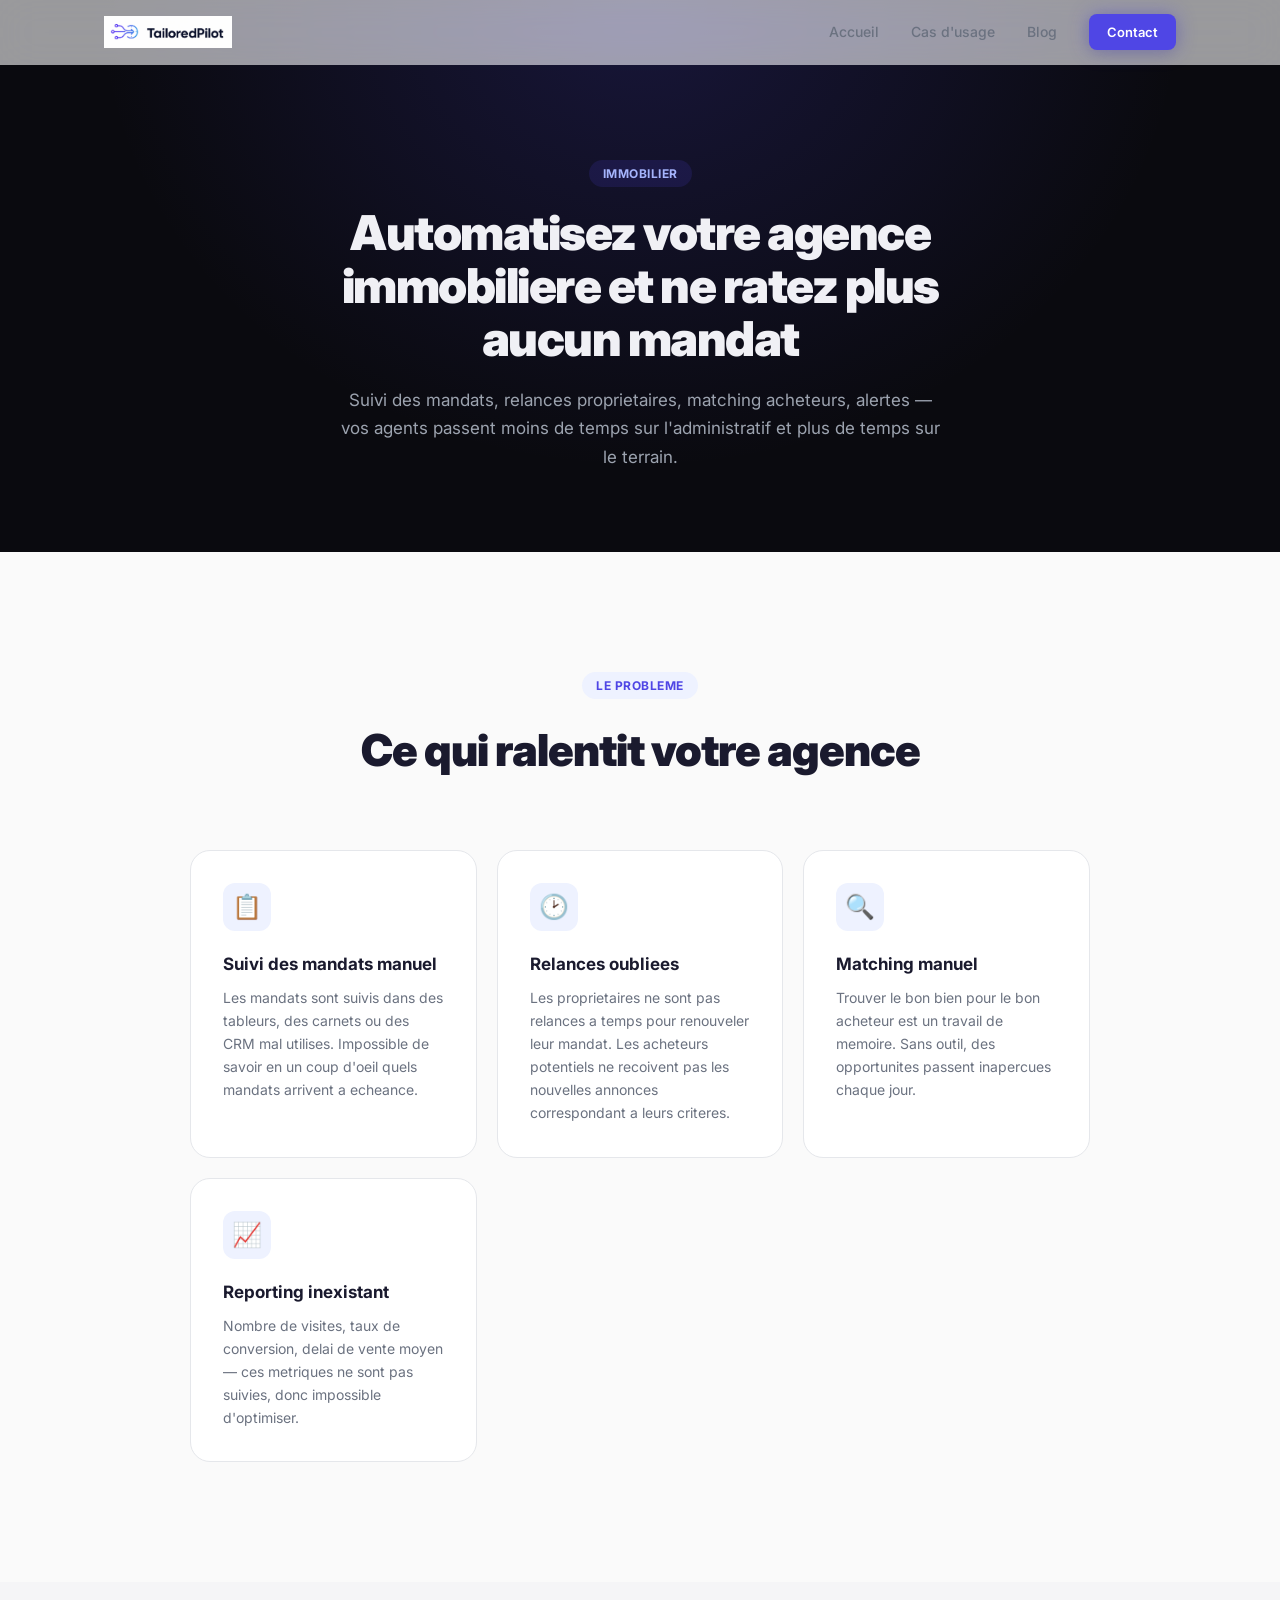
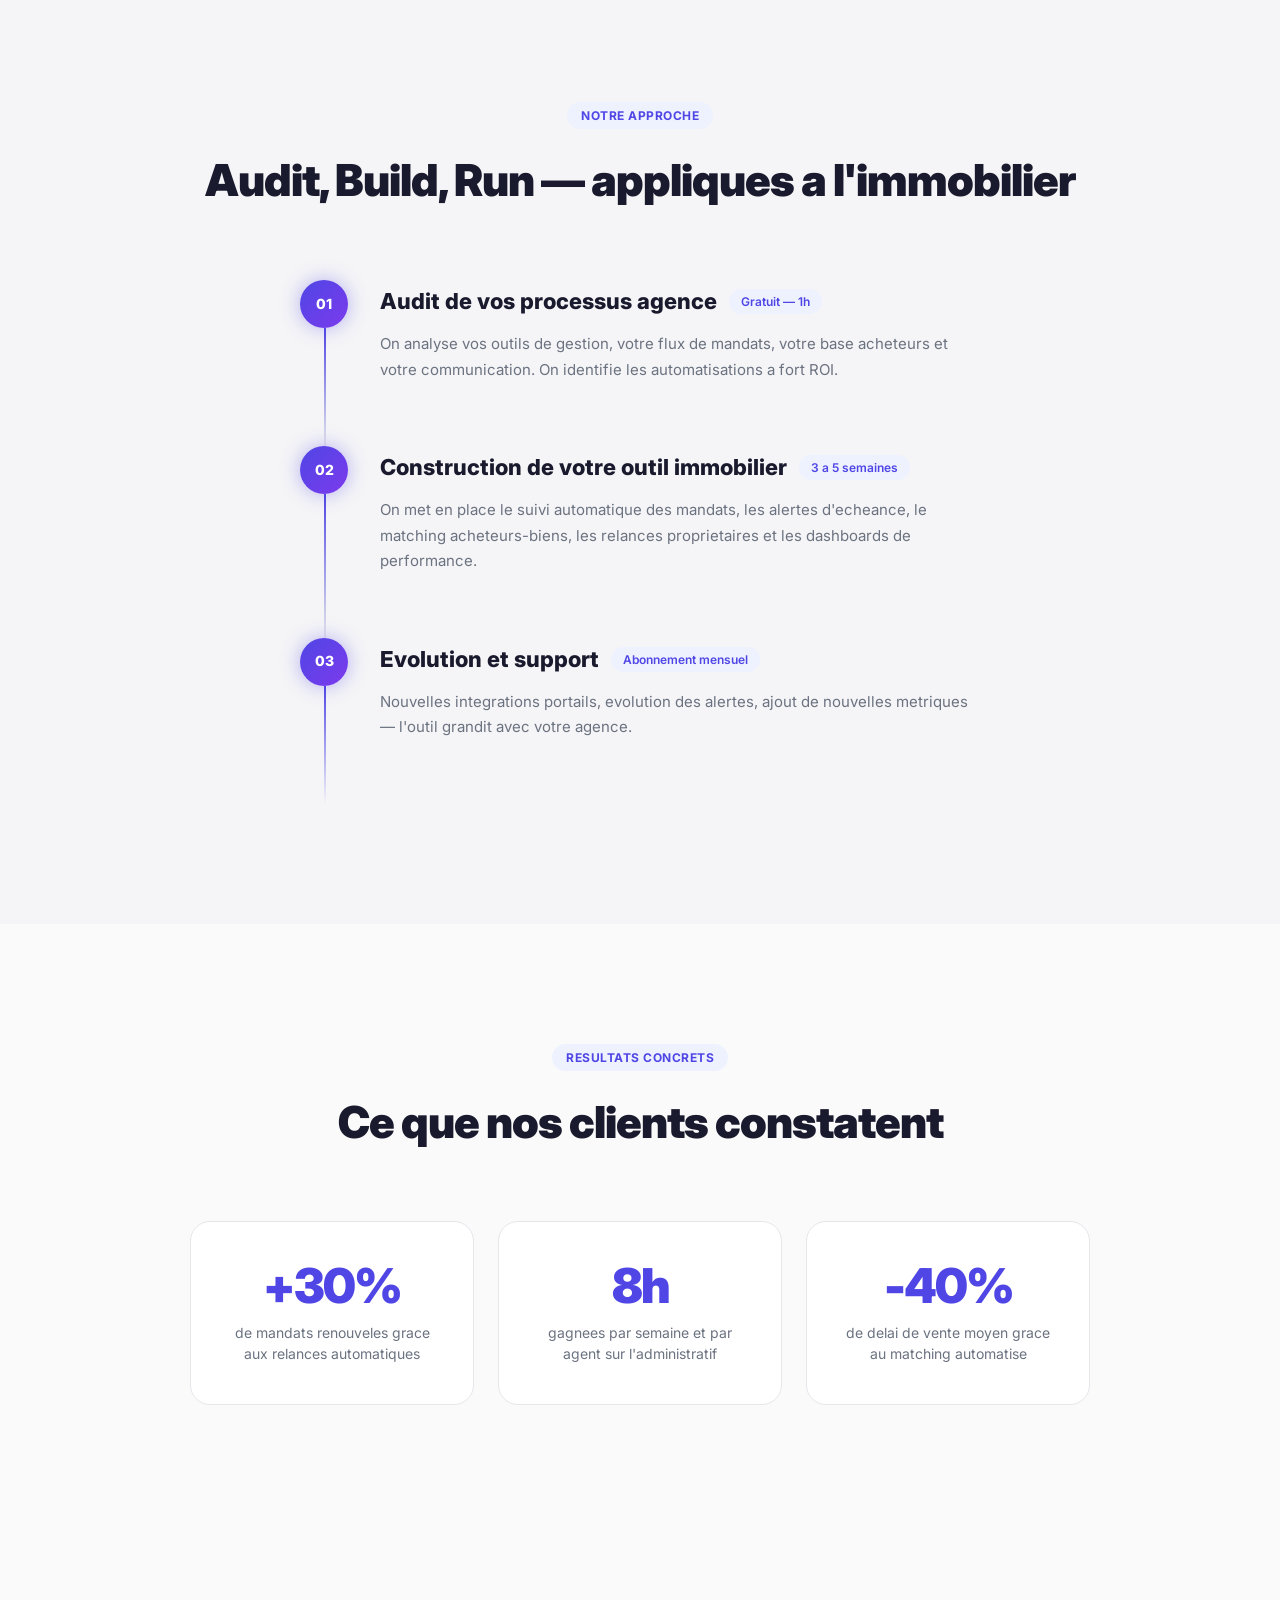
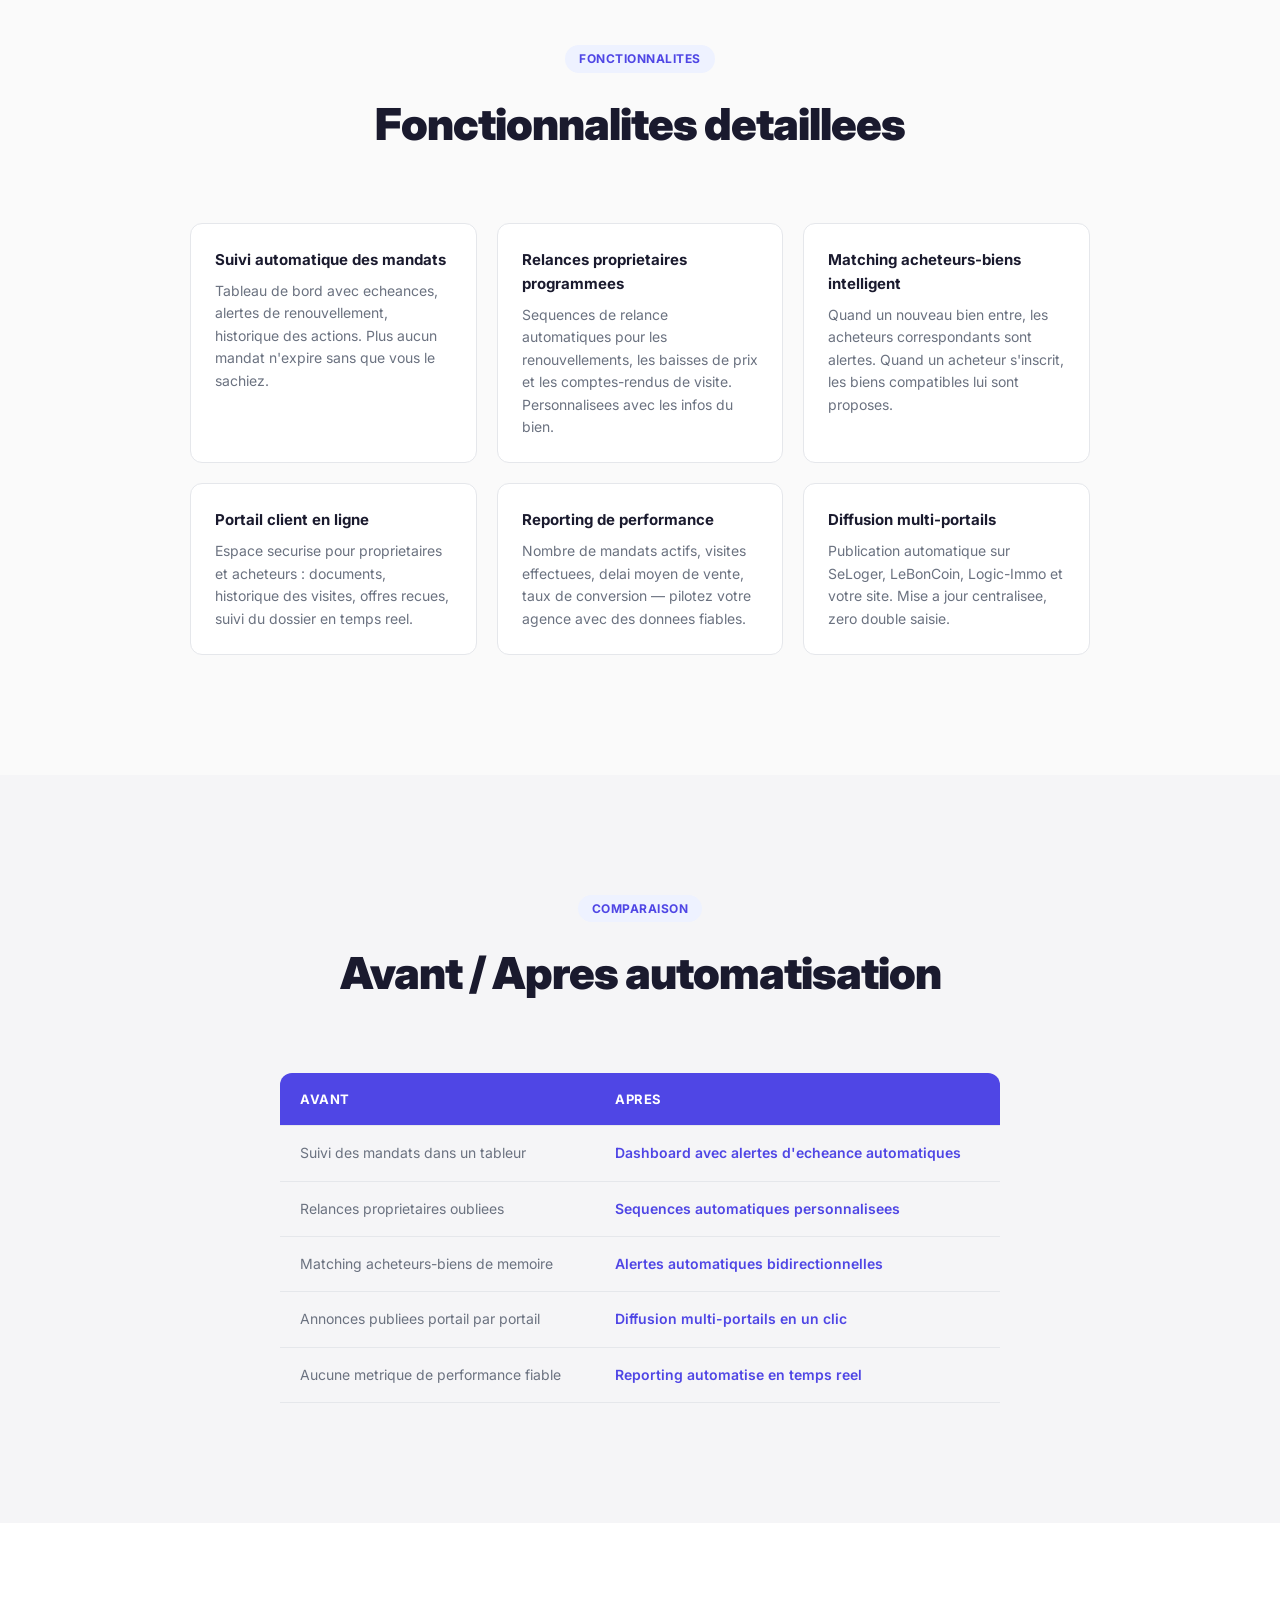
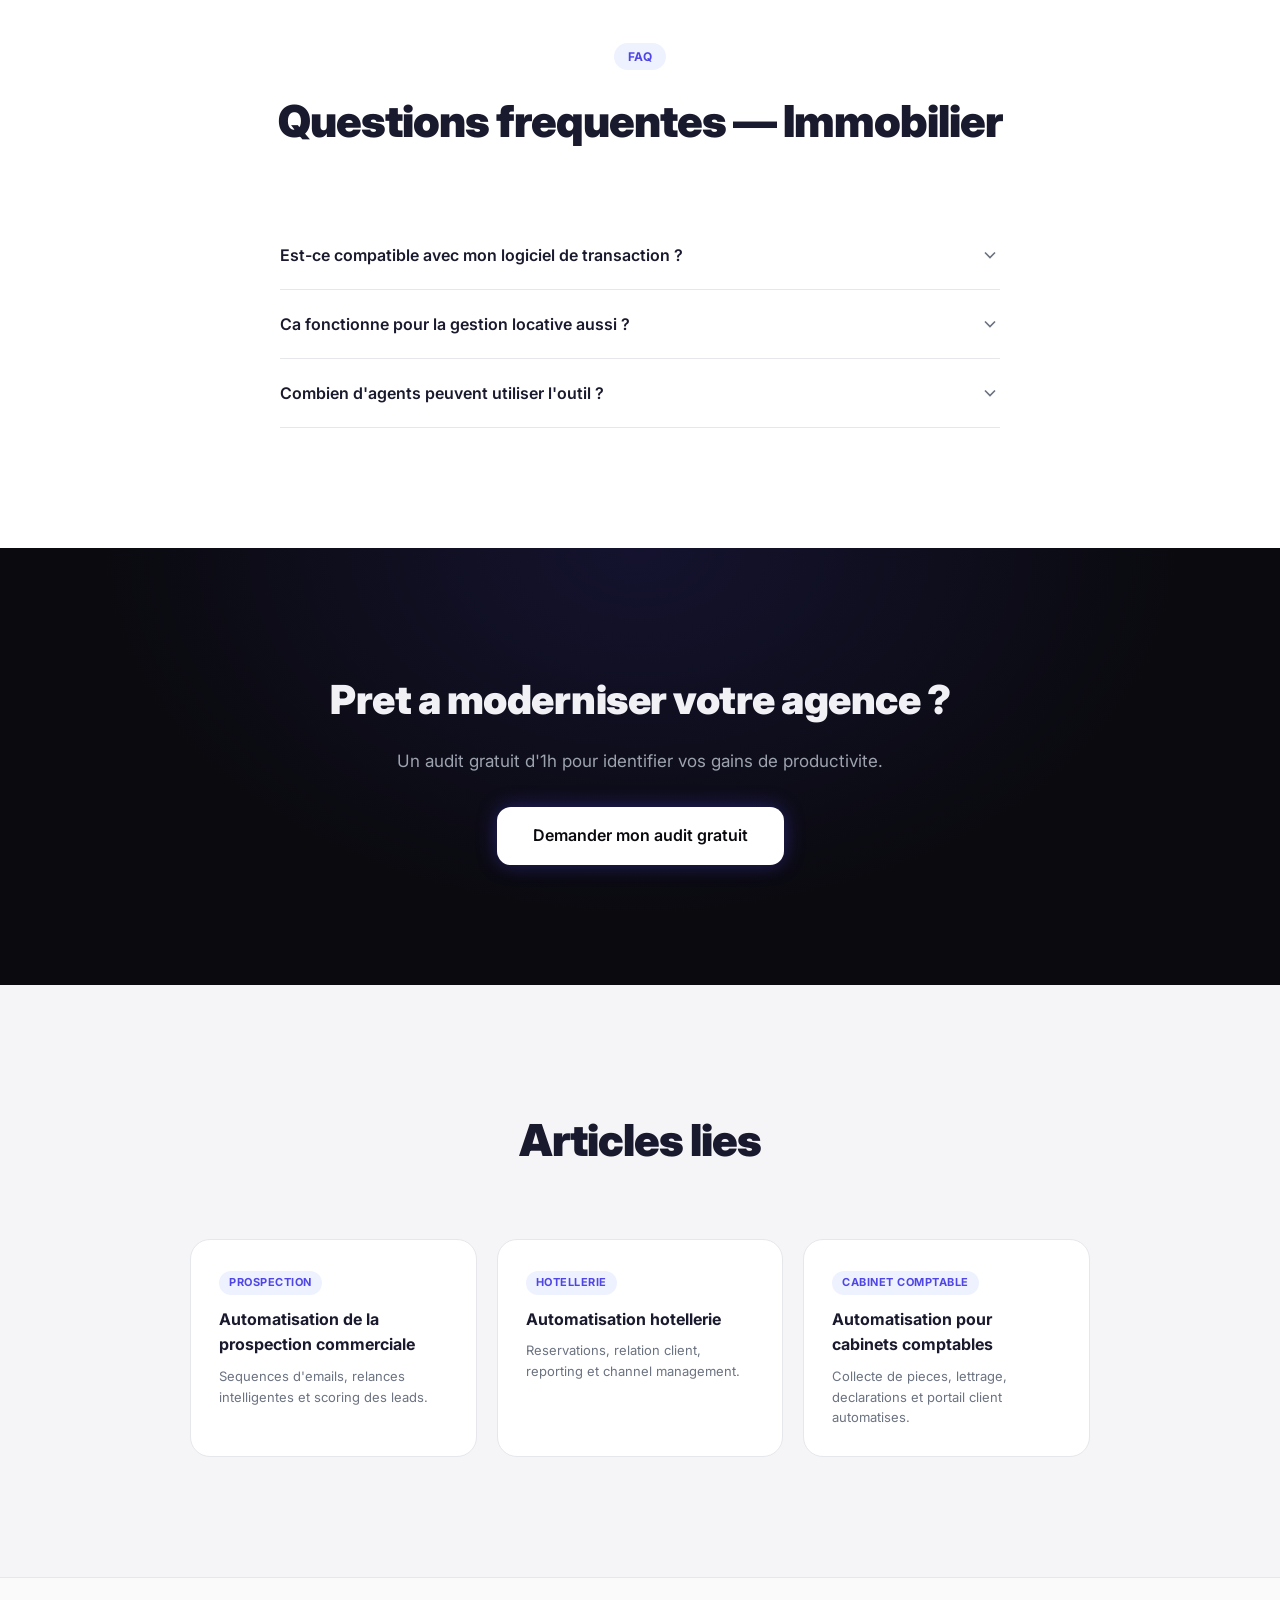
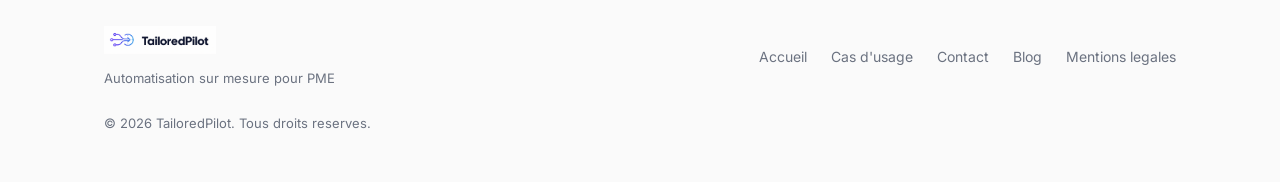
<file: cas/automatisation-agence-immobiliere.html>
<!DOCTYPE html>
<html lang="fr">
<head>
  <meta charset="UTF-8">
  <meta name="viewport" content="width=device-width, initial-scale=1.0">
  <title>Automatisation agence immobiliere | TailoredPilot</title>
  <meta name="description" content="Automatisez votre agence immobiliere : suivi des mandats, relances proprietaires, matching acheteurs-biens et reporting automatique.">
  <meta property="og:title" content="Automatisation agence immobiliere | TailoredPilot">
  <meta property="og:description" content="Automatisez votre agence immobiliere : suivi des mandats, relances proprietaires, matching acheteurs-biens et reporting automatique.">
  <meta property="og:type" content="article">
  <meta property="og:url" content="https://tailoredpilot.com/cas/automatisation-agence-immobiliere.html">
  <meta property="og:image" content="https://tailoredpilot.com/og-image.png">
  <meta property="og:locale" content="fr_FR">
  <meta property="og:site_name" content="TailoredPilot">
  <link rel="canonical" href="https://tailoredpilot.com/cas/automatisation-agence-immobiliere.html">
  <meta name="robots" content="index, follow">
  <link rel="icon" href="../logo-icon.png" type="image/png">
  <link rel="preconnect" href="https://fonts.googleapis.com">
  <link rel="preconnect" href="https://fonts.gstatic.com" crossorigin>
  <link href="https://fonts.googleapis.com/css2?family=Inter:wght@400;500;600;700;800;900&display=swap" rel="stylesheet">
  <link rel="stylesheet" href="../style.css">
  <script type="application/ld+json">
  {
    "@context": "https://schema.org",
    "@type": "Article",
    "headline": "Automatisation pour agences immobilieres",
    "description": "Automatisez votre agence immobiliere : suivi des mandats, relances proprietaires, matching acheteurs-biens et reporting automatique.",
    "author": { "@type": "Organization", "name": "TailoredPilot" },
    "publisher": { "@type": "Organization", "name": "TailoredPilot", "url": "https://tailoredpilot.com" },
    "datePublished": "2026-04-23",
    "dateModified": "2026-04-27",
    "mainEntityOfPage": "https://tailoredpilot.com/cas/automatisation-agence-immobiliere.html"
  }
  </script>
  <script type="application/ld+json">
  {"@context":"https://schema.org","@type":"BreadcrumbList","itemListElement":[{"@type":"ListItem","position":1,"name":"Accueil","item":"https://tailoredpilot.com/"},{"@type":"ListItem","position":2,"name":"Cas d'usage","item":"https://tailoredpilot.com/#cas"},{"@type":"ListItem","position":3,"name":"Agence immobiliere"}]}
  </script>
</head>
<body>

  <nav class="nav" id="nav">
    <div class="container nav-inner">
      <a href="../index.html" class="logo">
        <img src="../logo-full.png" alt="TailoredPilot" class="logo-img">
      </a>
      <div class="nav-links" id="navLinks">
        <a href="../index.html">Accueil</a>
        <a href="../index.html#cas">Cas d'usage</a>
        <a href="../blog/">Blog</a>
        <a href="../index.html#contact" class="btn btn-sm btn-glow">Contact</a>
      </div>
      <button class="menu-toggle" id="menuToggle" aria-label="Menu">
        <span></span><span></span><span></span>
      </button>
    </div>
  </nav>

  <header class="article-hero">
    <div class="container article-hero-content">
      <div class="article-tag">Immobilier</div>
      <h1>Automatisez votre agence immobiliere et ne ratez plus aucun mandat</h1>
      <p>Suivi des mandats, relances proprietaires, matching acheteurs, alertes — vos agents passent moins de temps sur l'administratif et plus de temps sur le terrain.</p>
    </div>
  </header>

  <section class="section article-problem">
    <div class="container">
      <div class="section-header">
        <div class="section-tag">Le probleme</div>
        <h2>Ce qui ralentit votre agence</h2>
      </div>
      <div class="pain-grid">
        <div class="pain-card">
          <div class="pain-icon-wrap"><div class="pain-icon">&#128203;</div></div>
          <h3>Suivi des mandats manuel</h3>
          <p>Les mandats sont suivis dans des tableurs, des carnets ou des CRM mal utilises. Impossible de savoir en un coup d'oeil quels mandats arrivent a echeance.</p>
        </div>
        <div class="pain-card">
          <div class="pain-icon-wrap"><div class="pain-icon">&#128337;</div></div>
          <h3>Relances oubliees</h3>
          <p>Les proprietaires ne sont pas relances a temps pour renouveler leur mandat. Les acheteurs potentiels ne recoivent pas les nouvelles annonces correspondant a leurs criteres.</p>
        </div>
        <div class="pain-card">
          <div class="pain-icon-wrap"><div class="pain-icon">&#128269;</div></div>
          <h3>Matching manuel</h3>
          <p>Trouver le bon bien pour le bon acheteur est un travail de memoire. Sans outil, des opportunites passent inapercues chaque jour.</p>
        </div>
        <div class="pain-card">
          <div class="pain-icon-wrap"><div class="pain-icon">&#128200;</div></div>
          <h3>Reporting inexistant</h3>
          <p>Nombre de visites, taux de conversion, delai de vente moyen — ces metriques ne sont pas suivies, donc impossible d'optimiser.</p>
        </div>
      </div>
    </div>
  </section>

  <section class="section bg-light article-solution">
    <div class="container">
      <div class="section-header">
        <div class="section-tag">Notre approche</div>
        <h2>Audit, Build, Run — appliques a l'immobilier</h2>
      </div>
      <div class="steps">
        <div class="step">
          <div class="step-line"></div>
          <div class="step-dot"><div class="step-dot-inner">01</div></div>
          <div class="step-content">
            <div class="step-header">
              <h3>Audit de vos processus agence</h3>
              <div class="step-tag">Gratuit — 1h</div>
            </div>
            <p>On analyse vos outils de gestion, votre flux de mandats, votre base acheteurs et votre communication. On identifie les automatisations a fort ROI.</p>
          </div>
        </div>
        <div class="step">
          <div class="step-line"></div>
          <div class="step-dot"><div class="step-dot-inner">02</div></div>
          <div class="step-content">
            <div class="step-header">
              <h3>Construction de votre outil immobilier</h3>
              <div class="step-tag">3 a 5 semaines</div>
            </div>
            <p>On met en place le suivi automatique des mandats, les alertes d'echeance, le matching acheteurs-biens, les relances proprietaires et les dashboards de performance.</p>
          </div>
        </div>
        <div class="step">
          <div class="step-line step-line-last"></div>
          <div class="step-dot"><div class="step-dot-inner">03</div></div>
          <div class="step-content">
            <div class="step-header">
              <h3>Evolution et support</h3>
              <div class="step-tag">Abonnement mensuel</div>
            </div>
            <p>Nouvelles integrations portails, evolution des alertes, ajout de nouvelles metriques — l'outil grandit avec votre agence.</p>
          </div>
        </div>
      </div>
    </div>
  </section>

  <section class="section article-results">
    <div class="container">
      <div class="section-header">
        <div class="section-tag">Resultats concrets</div>
        <h2>Ce que nos clients constatent</h2>
      </div>
      <div class="results-grid">
        <div class="result-card">
          <div class="result-number">+30%</div>
          <div class="result-label">de mandats renouveles grace aux relances automatiques</div>
        </div>
        <div class="result-card">
          <div class="result-number">8h</div>
          <div class="result-label">gagnees par semaine et par agent sur l'administratif</div>
        </div>
        <div class="result-card">
          <div class="result-number">-40%</div>
          <div class="result-label">de delai de vente moyen grace au matching automatise</div>
        </div>
      </div>
    </div>
  </section>

  <section class="section">
    <div class="container">
      <div class="section-header">
        <div class="section-tag">Fonctionnalites</div>
        <h2>Fonctionnalites detaillees</h2>
      </div>
      <div class="features-detail-grid">
        <div class="feature-detail-card">
          <h4>Suivi automatique des mandats</h4>
          <p>Tableau de bord avec echeances, alertes de renouvellement, historique des actions. Plus aucun mandat n'expire sans que vous le sachiez.</p>
        </div>
        <div class="feature-detail-card">
          <h4>Relances proprietaires programmees</h4>
          <p>Sequences de relance automatiques pour les renouvellements, les baisses de prix et les comptes-rendus de visite. Personnalisees avec les infos du bien.</p>
        </div>
        <div class="feature-detail-card">
          <h4>Matching acheteurs-biens intelligent</h4>
          <p>Quand un nouveau bien entre, les acheteurs correspondants sont alertes. Quand un acheteur s'inscrit, les biens compatibles lui sont proposes.</p>
        </div>
        <div class="feature-detail-card">
          <h4>Portail client en ligne</h4>
          <p>Espace securise pour proprietaires et acheteurs : documents, historique des visites, offres recues, suivi du dossier en temps reel.</p>
        </div>
        <div class="feature-detail-card">
          <h4>Reporting de performance</h4>
          <p>Nombre de mandats actifs, visites effectuees, delai moyen de vente, taux de conversion — pilotez votre agence avec des donnees fiables.</p>
        </div>
        <div class="feature-detail-card">
          <h4>Diffusion multi-portails</h4>
          <p>Publication automatique sur SeLoger, LeBonCoin, Logic-Immo et votre site. Mise a jour centralisee, zero double saisie.</p>
        </div>
      </div>
    </div>
  </section>

  <section class="section bg-light">
    <div class="container">
      <div class="section-header">
        <div class="section-tag">Comparaison</div>
        <h2>Avant / Apres automatisation</h2>
      </div>
      <table class="comparison-table">
        <tr><th>Avant</th><th>Apres</th></tr>
        <tr><td>Suivi des mandats dans un tableur</td><td>Dashboard avec alertes d'echeance automatiques</td></tr>
        <tr><td>Relances proprietaires oubliees</td><td>Sequences automatiques personnalisees</td></tr>
        <tr><td>Matching acheteurs-biens de memoire</td><td>Alertes automatiques bidirectionnelles</td></tr>
        <tr><td>Annonces publiees portail par portail</td><td>Diffusion multi-portails en un clic</td></tr>
        <tr><td>Aucune metrique de performance fiable</td><td>Reporting automatise en temps reel</td></tr>
      </table>
    </div>
  </section>

  <section class="section faq-section">
    <div class="container">
      <div class="section-header">
        <div class="section-tag">FAQ</div>
        <h2>Questions frequentes — Immobilier</h2>
      </div>
      <div class="faq-list">
        <div class="faq-item">
          <button class="faq-question" aria-expanded="false">
            <span>Est-ce compatible avec mon logiciel de transaction ?</span>
            <svg class="faq-chevron" width="20" height="20" fill="none" stroke="currentColor" stroke-width="2" viewBox="0 0 24 24"><path d="M6 9l6 6 6-6"/></svg>
          </button>
          <div class="faq-answer"><p>Oui. On se connecte aux principaux logiciels immobiliers (Hektor, Apimo, AC3, etc.) via leurs APIs. Si votre outil n'a pas d'API, on trouve une alternative.</p></div>
        </div>
        <div class="faq-item">
          <button class="faq-question" aria-expanded="false">
            <span>Ca fonctionne pour la gestion locative aussi ?</span>
            <svg class="faq-chevron" width="20" height="20" fill="none" stroke="currentColor" stroke-width="2" viewBox="0 0 24 24"><path d="M6 9l6 6 6-6"/></svg>
          </button>
          <div class="faq-answer"><p>Oui. Quittances automatiques, relances de loyers, suivi des travaux, gestion des entrees/sorties — on automatise aussi les flux de gestion locative.</p></div>
        </div>
        <div class="faq-item">
          <button class="faq-question" aria-expanded="false">
            <span>Combien d'agents peuvent utiliser l'outil ?</span>
            <svg class="faq-chevron" width="20" height="20" fill="none" stroke="currentColor" stroke-width="2" viewBox="0 0 24 24"><path d="M6 9l6 6 6-6"/></svg>
          </button>
          <div class="faq-answer"><p>Pas de limite. Chaque agent a son propre acces avec ses mandats et ses leads. Le directeur a une vue globale sur l'ensemble de l'agence.</p></div>
        </div>
      </div>
    </div>
  </section>

  <section class="section bg-dark article-cta">
    <div class="container" style="text-align:center;position:relative;z-index:1;">
      <h2 style="font-size:clamp(28px,4vw,40px);font-weight:900;letter-spacing:-.5px;margin-bottom:16px;">Pret a moderniser votre agence ?</h2>
      <p style="font-size:17px;color:#9ca3af;margin-bottom:32px;max-width:500px;margin-left:auto;margin-right:auto;">Un audit gratuit d'1h pour identifier vos gains de productivite.</p>
      <a href="../index.html#contact" class="btn btn-lg btn-white btn-glow">Demander mon audit gratuit</a>
    </div>
  </section>

  <section class="section bg-light article-related">
    <div class="container">
      <div class="section-header">
        <h2>Articles lies</h2>
      </div>
      <div class="related-grid">
        <a href="automatisation-prospection-commerciale.html" class="related-card">
          <div class="related-tag">Prospection</div>
          <h3>Automatisation de la prospection commerciale</h3>
          <p>Sequences d'emails, relances intelligentes et scoring des leads.</p>
        </a>
        <a href="automatisation-hotellerie.html" class="related-card">
          <div class="related-tag">Hotellerie</div>
          <h3>Automatisation hotellerie</h3>
          <p>Reservations, relation client, reporting et channel management.</p>
        </a>
        <a href="automatisation-cabinet-comptable.html" class="related-card">
          <div class="related-tag">Cabinet comptable</div>
          <h3>Automatisation pour cabinets comptables</h3>
          <p>Collecte de pieces, lettrage, declarations et portail client automatises.</p>
        </a>
      </div>
    </div>
  </section>

  <footer class="footer">
    <div class="container footer-inner">
      <div class="footer-brand">
        <img src="../logo-full.png" alt="TailoredPilot" class="footer-logo">
        <p>Automatisation sur mesure pour PME</p>
      </div>
      <div class="footer-links">
        <a href="../index.html">Accueil</a>
        <a href="../index.html#cas">Cas d'usage</a>
        <a href="../index.html#contact">Contact</a>
        <a href="../blog/">Blog</a>
        <a href="../mentions-legales.html">Mentions legales</a>
      </div>
      <div class="footer-copy">&copy; 2026 TailoredPilot. Tous droits reserves.</div>
    </div>
  </footer>

  <script>
    window.addEventListener('scroll', () => {
      document.getElementById('nav').classList.toggle('nav-scrolled', window.scrollY > 50);
    });
    document.getElementById('menuToggle').addEventListener('click', () => {
      document.getElementById('navLinks').classList.toggle('open');
      document.getElementById('menuToggle').classList.toggle('active');
    });
    document.querySelectorAll('.faq-question').forEach(btn => {
      btn.addEventListener('click', () => {
        const item = btn.parentElement;
        const isOpen = item.classList.contains('faq-open');
        document.querySelectorAll('.faq-item.faq-open').forEach(i => i.classList.remove('faq-open'));
        if (!isOpen) item.classList.add('faq-open');
      });
    });
  </script>

</body>
</html>
</file>
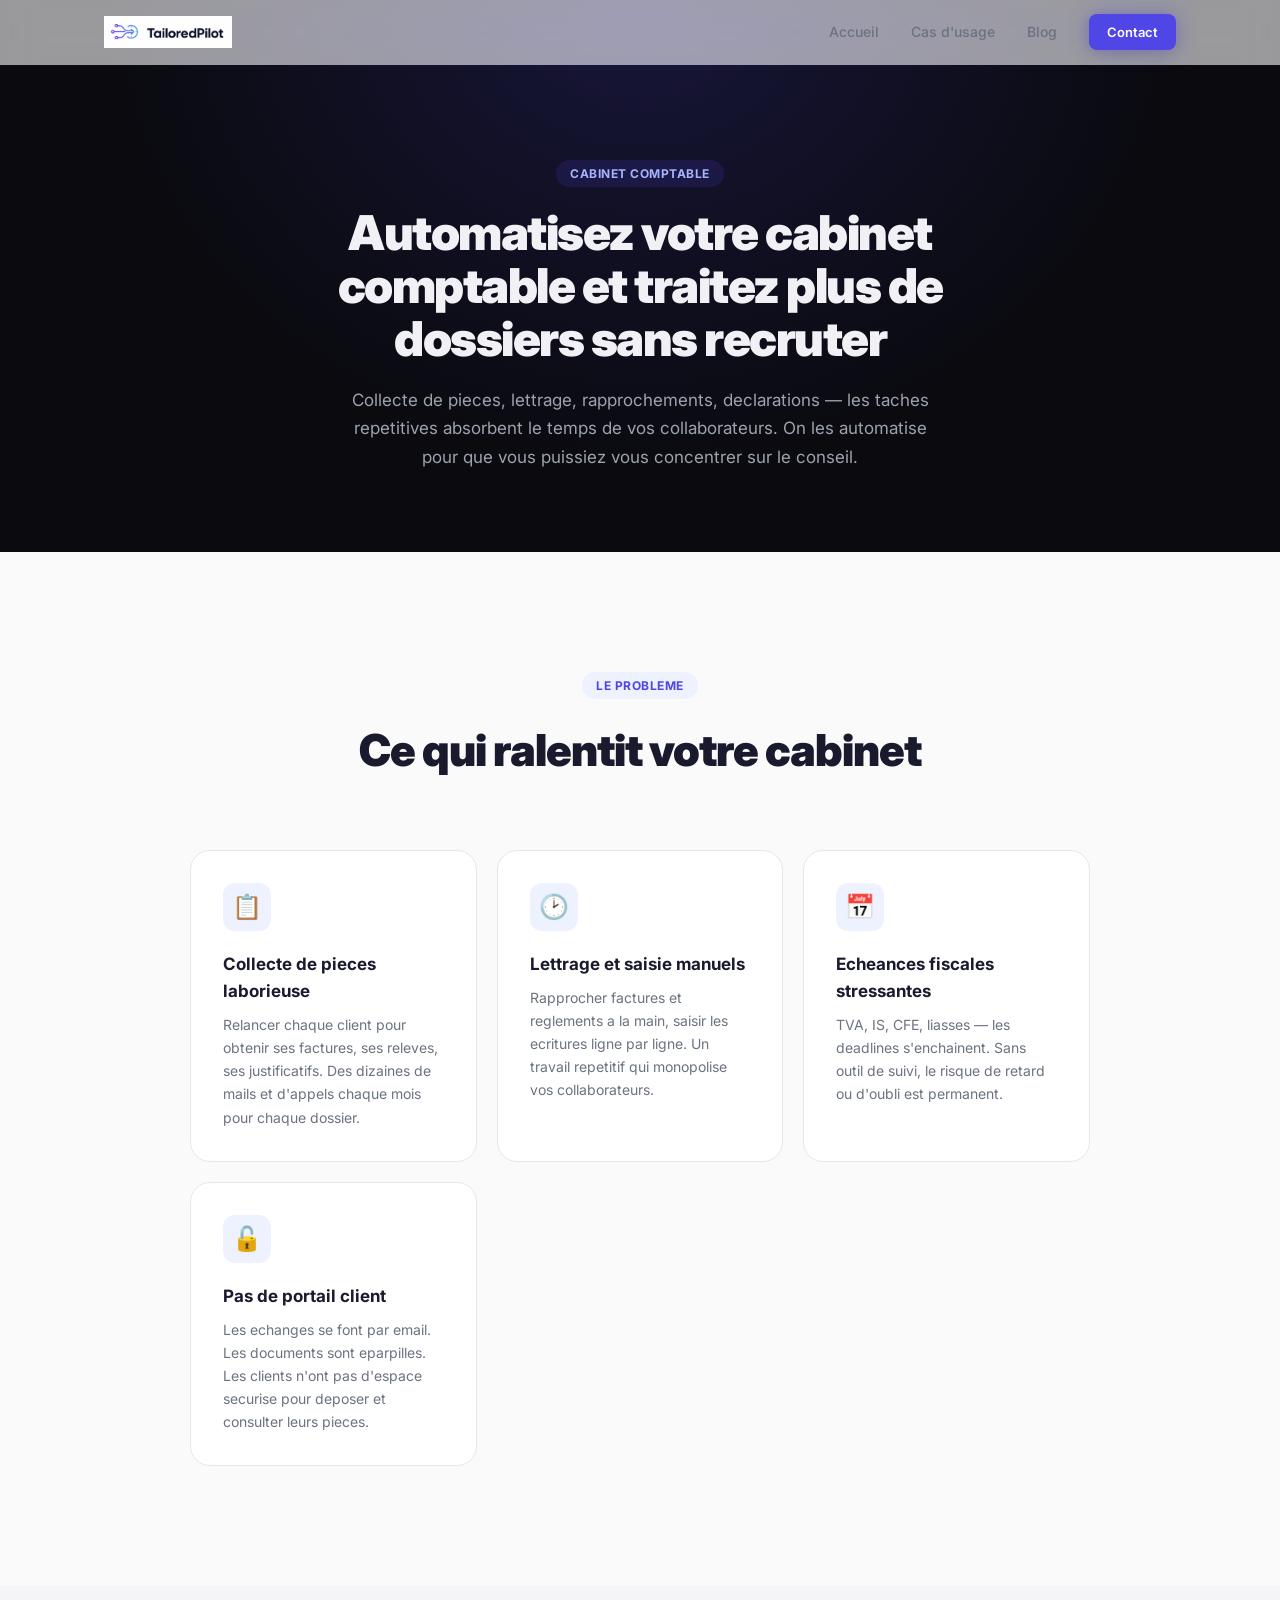
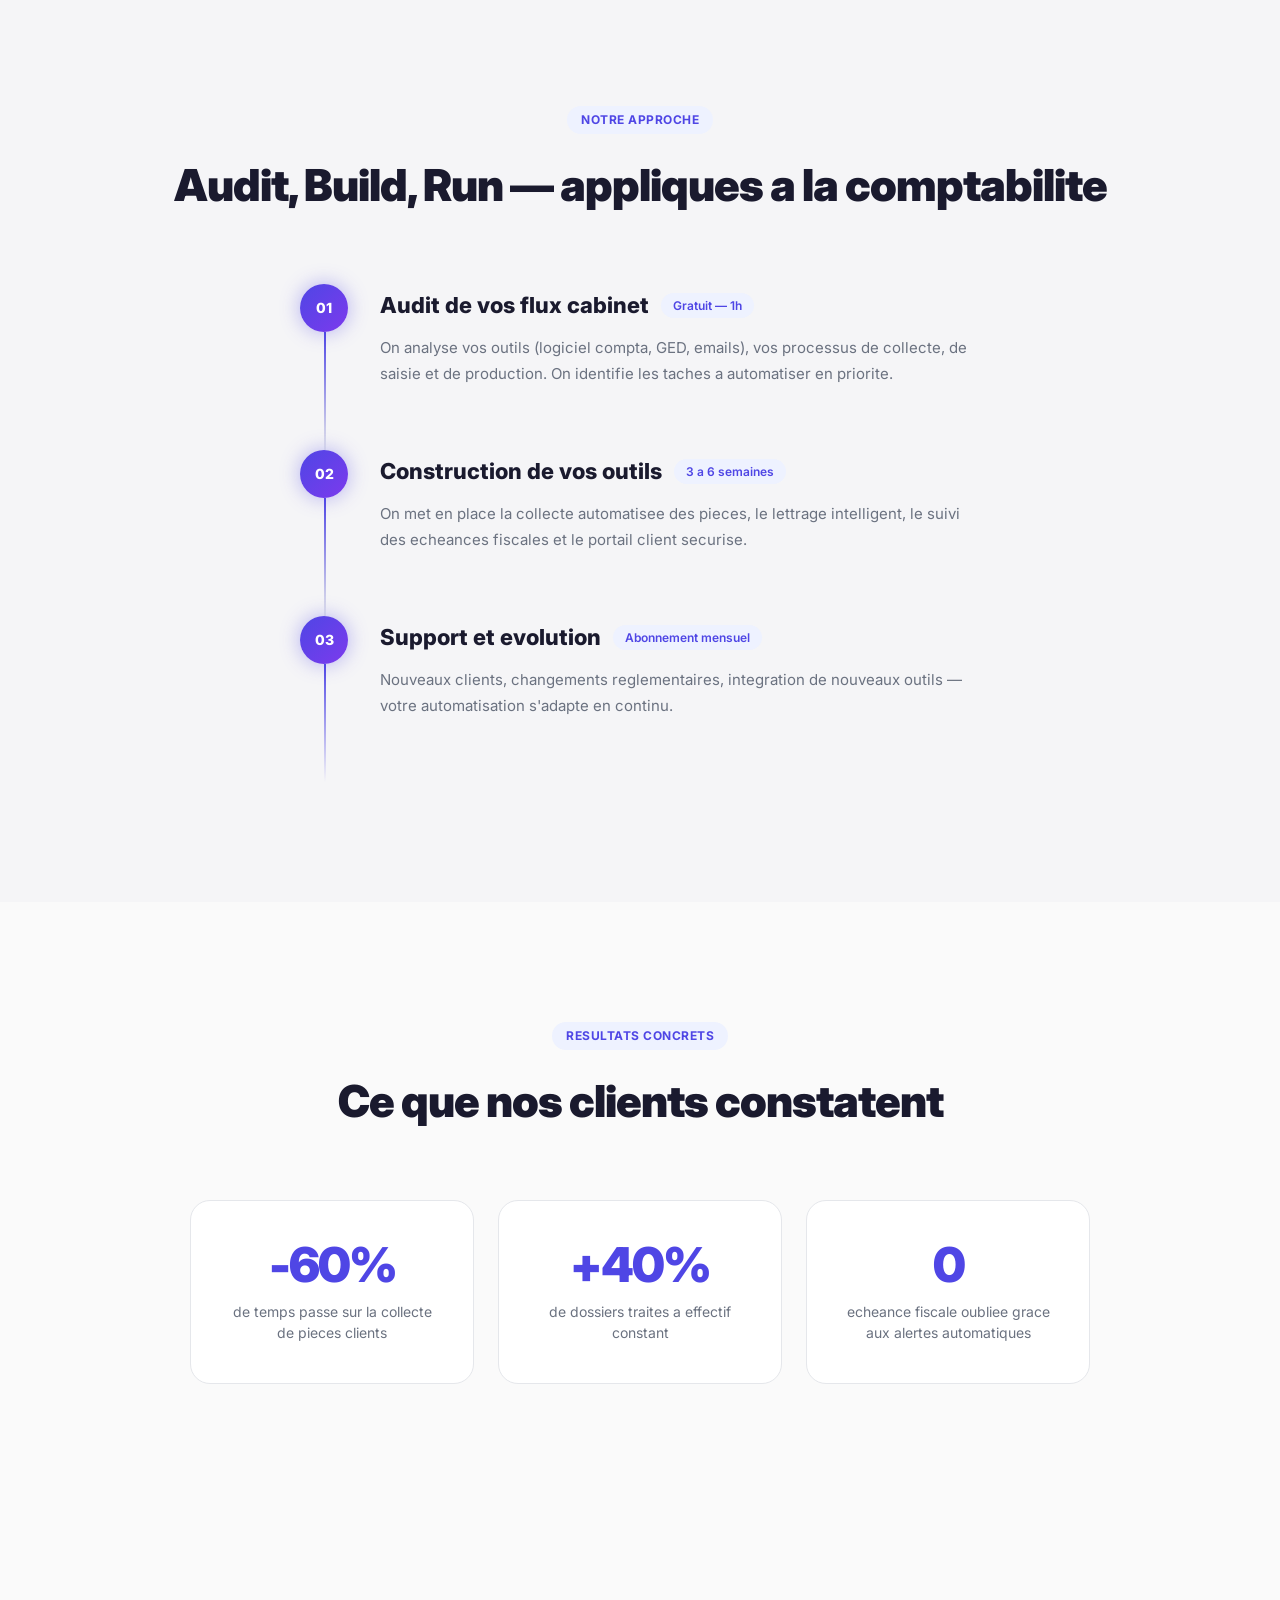
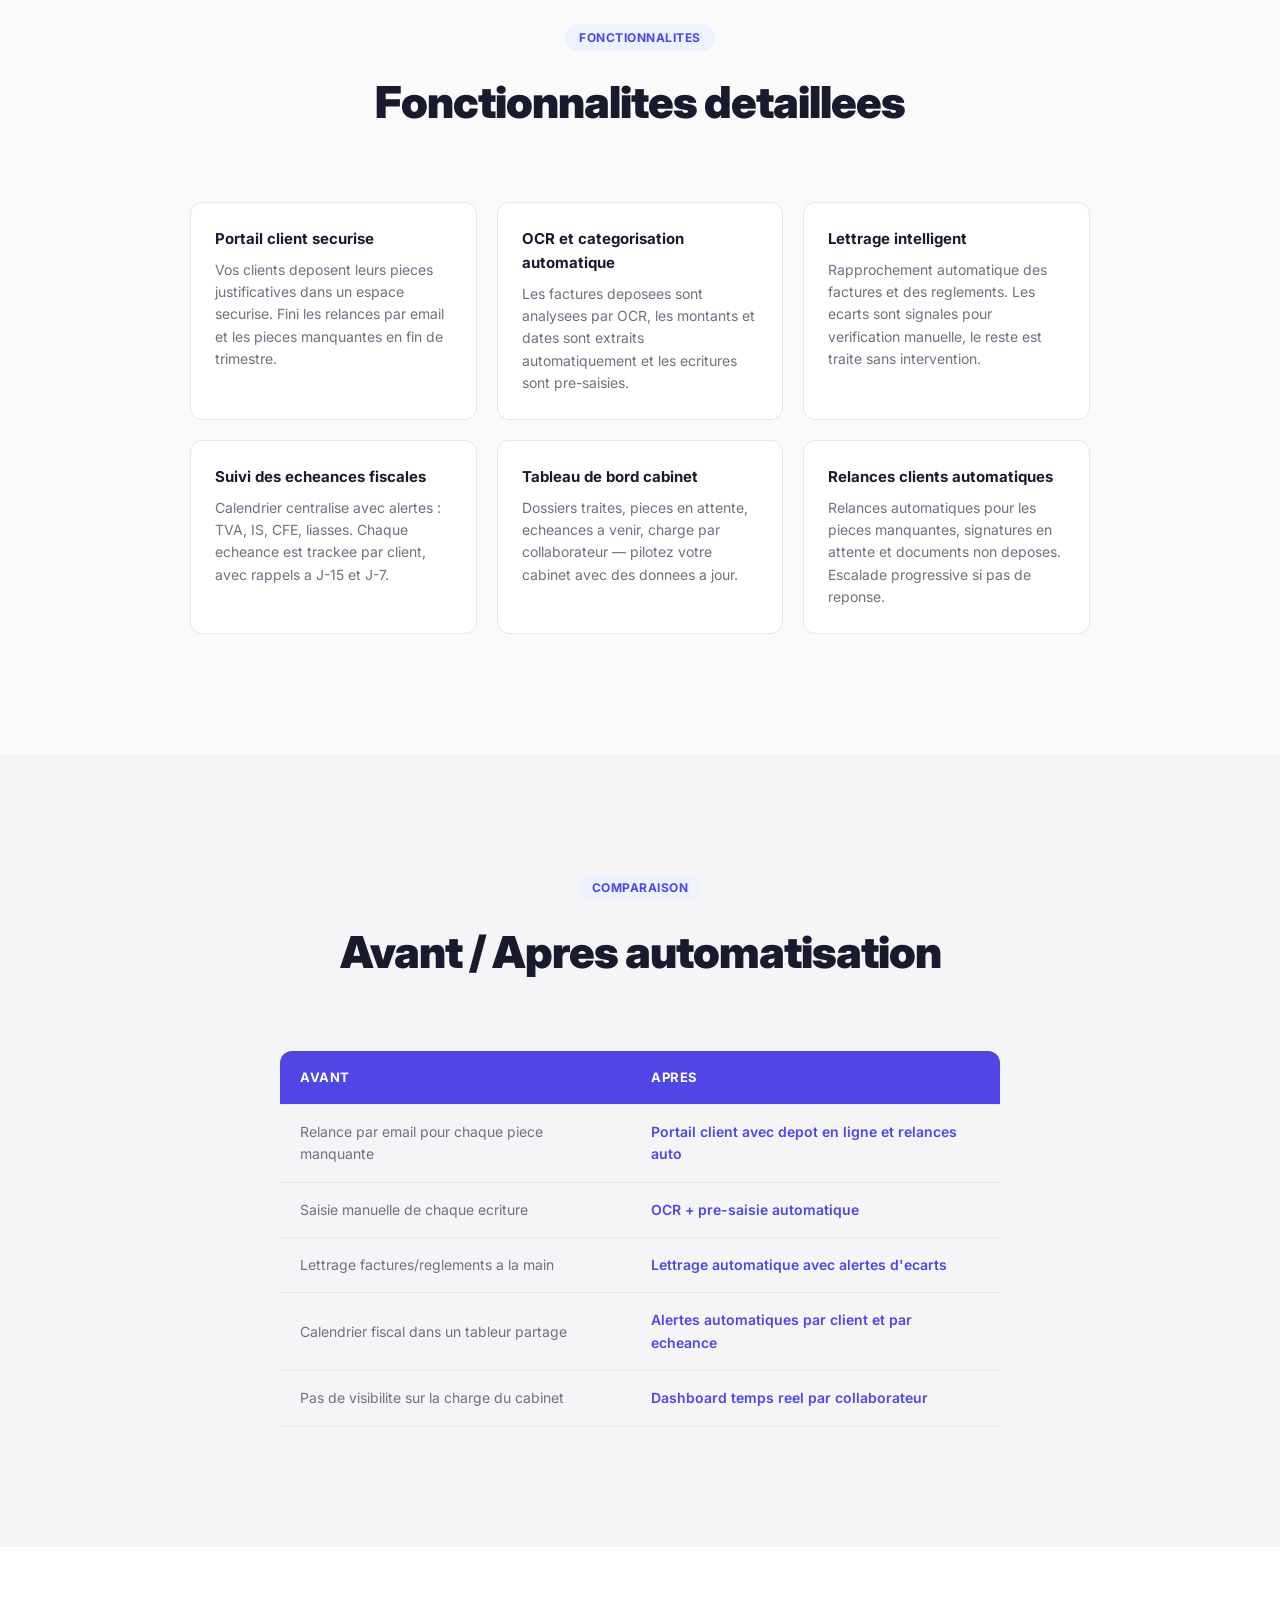
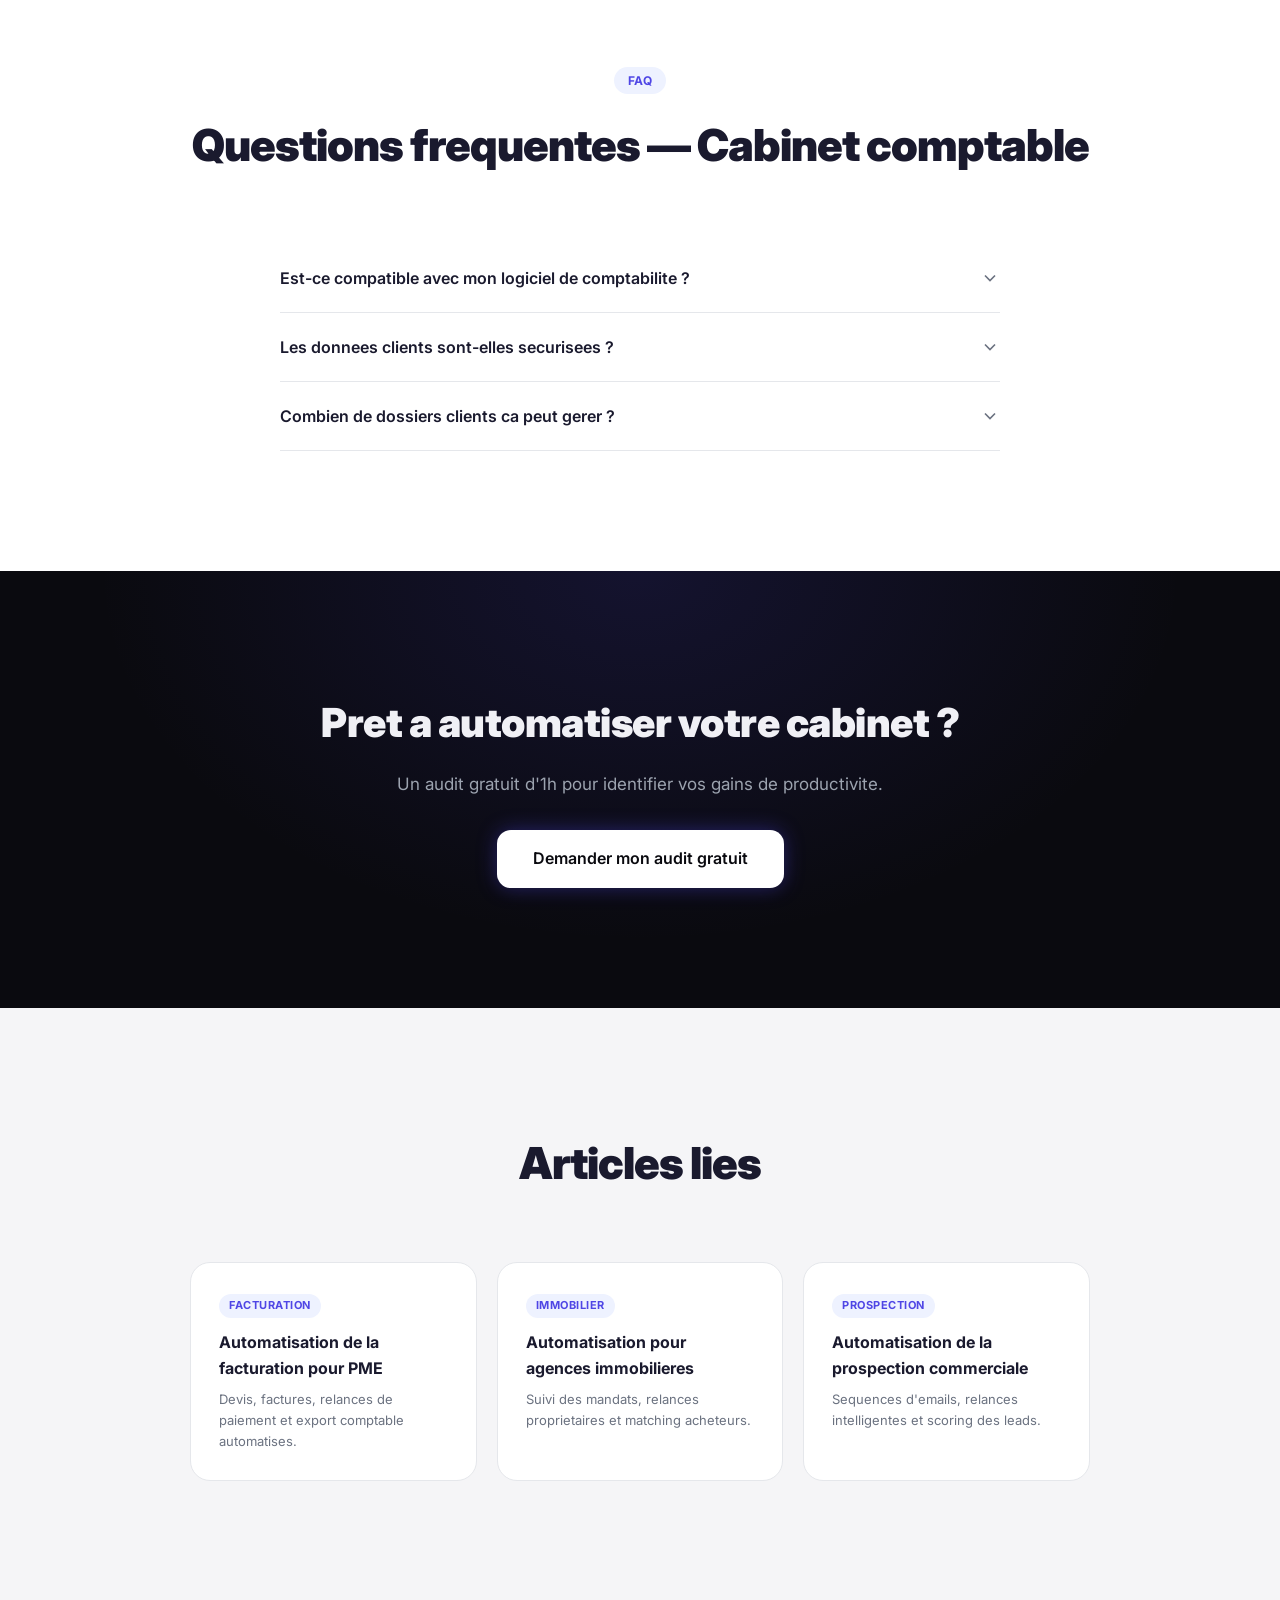
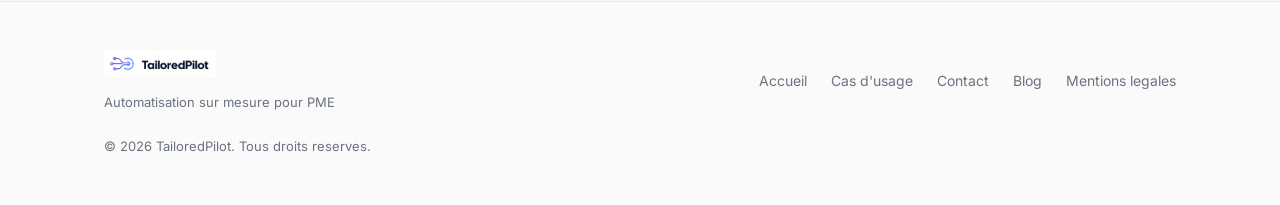
<file: cas/automatisation-cabinet-comptable.html>
<!DOCTYPE html>
<html lang="fr">
<head>
  <meta charset="UTF-8">
  <meta name="viewport" content="width=device-width, initial-scale=1.0">
  <title>Automatisation cabinet comptable | TailoredPilot</title>
  <meta name="description" content="Automatisez votre cabinet comptable : collecte de pieces, lettrage automatique, declarations fiscales et portail client securise.">
  <meta property="og:title" content="Automatisation cabinet comptable | TailoredPilot">
  <meta property="og:description" content="Automatisez votre cabinet comptable : collecte de pieces, lettrage automatique, declarations fiscales et portail client securise.">
  <meta property="og:type" content="article">
  <meta property="og:url" content="https://tailoredpilot.com/cas/automatisation-cabinet-comptable.html">
  <meta property="og:image" content="https://tailoredpilot.com/og-image.png">
  <meta property="og:locale" content="fr_FR">
  <meta property="og:site_name" content="TailoredPilot">
  <link rel="canonical" href="https://tailoredpilot.com/cas/automatisation-cabinet-comptable.html">
  <meta name="robots" content="index, follow">
  <link rel="icon" href="../logo-icon.png" type="image/png">
  <link rel="preconnect" href="https://fonts.googleapis.com">
  <link rel="preconnect" href="https://fonts.gstatic.com" crossorigin>
  <link href="https://fonts.googleapis.com/css2?family=Inter:wght@400;500;600;700;800;900&display=swap" rel="stylesheet">
  <link rel="stylesheet" href="../style.css">
  <script type="application/ld+json">
  {
    "@context": "https://schema.org",
    "@type": "Article",
    "headline": "Automatisation pour cabinets comptables",
    "description": "Automatisez votre cabinet comptable : collecte de pieces, lettrage automatique, declarations fiscales et portail client securise.",
    "author": { "@type": "Organization", "name": "TailoredPilot" },
    "publisher": { "@type": "Organization", "name": "TailoredPilot", "url": "https://tailoredpilot.com" },
    "datePublished": "2026-04-23",
    "dateModified": "2026-04-27",
    "mainEntityOfPage": "https://tailoredpilot.com/cas/automatisation-cabinet-comptable.html"
  }
  </script>
  <script type="application/ld+json">
  {"@context":"https://schema.org","@type":"BreadcrumbList","itemListElement":[{"@type":"ListItem","position":1,"name":"Accueil","item":"https://tailoredpilot.com/"},{"@type":"ListItem","position":2,"name":"Cas d'usage","item":"https://tailoredpilot.com/#cas"},{"@type":"ListItem","position":3,"name":"Cabinet comptable"}]}
  </script>
</head>
<body>

  <nav class="nav" id="nav">
    <div class="container nav-inner">
      <a href="../index.html" class="logo">
        <img src="../logo-full.png" alt="TailoredPilot" class="logo-img">
      </a>
      <div class="nav-links" id="navLinks">
        <a href="../index.html">Accueil</a>
        <a href="../index.html#cas">Cas d'usage</a>
        <a href="../blog/">Blog</a>
        <a href="../index.html#contact" class="btn btn-sm btn-glow">Contact</a>
      </div>
      <button class="menu-toggle" id="menuToggle" aria-label="Menu">
        <span></span><span></span><span></span>
      </button>
    </div>
  </nav>

  <header class="article-hero">
    <div class="container article-hero-content">
      <div class="article-tag">Cabinet comptable</div>
      <h1>Automatisez votre cabinet comptable et traitez plus de dossiers sans recruter</h1>
      <p>Collecte de pieces, lettrage, rapprochements, declarations — les taches repetitives absorbent le temps de vos collaborateurs. On les automatise pour que vous puissiez vous concentrer sur le conseil.</p>
    </div>
  </header>

  <section class="section article-problem">
    <div class="container">
      <div class="section-header">
        <div class="section-tag">Le probleme</div>
        <h2>Ce qui ralentit votre cabinet</h2>
      </div>
      <div class="pain-grid">
        <div class="pain-card">
          <div class="pain-icon-wrap"><div class="pain-icon">&#128203;</div></div>
          <h3>Collecte de pieces laborieuse</h3>
          <p>Relancer chaque client pour obtenir ses factures, ses releves, ses justificatifs. Des dizaines de mails et d'appels chaque mois pour chaque dossier.</p>
        </div>
        <div class="pain-card">
          <div class="pain-icon-wrap"><div class="pain-icon">&#128337;</div></div>
          <h3>Lettrage et saisie manuels</h3>
          <p>Rapprocher factures et reglements a la main, saisir les ecritures ligne par ligne. Un travail repetitif qui monopolise vos collaborateurs.</p>
        </div>
        <div class="pain-card">
          <div class="pain-icon-wrap"><div class="pain-icon">&#128197;</div></div>
          <h3>Echeances fiscales stressantes</h3>
          <p>TVA, IS, CFE, liasses — les deadlines s'enchainent. Sans outil de suivi, le risque de retard ou d'oubli est permanent.</p>
        </div>
        <div class="pain-card">
          <div class="pain-icon-wrap"><div class="pain-icon">&#128275;</div></div>
          <h3>Pas de portail client</h3>
          <p>Les echanges se font par email. Les documents sont eparpilles. Les clients n'ont pas d'espace securise pour deposer et consulter leurs pieces.</p>
        </div>
      </div>
    </div>
  </section>

  <section class="section bg-light article-solution">
    <div class="container">
      <div class="section-header">
        <div class="section-tag">Notre approche</div>
        <h2>Audit, Build, Run — appliques a la comptabilite</h2>
      </div>
      <div class="steps">
        <div class="step">
          <div class="step-line"></div>
          <div class="step-dot"><div class="step-dot-inner">01</div></div>
          <div class="step-content">
            <div class="step-header">
              <h3>Audit de vos flux cabinet</h3>
              <div class="step-tag">Gratuit — 1h</div>
            </div>
            <p>On analyse vos outils (logiciel compta, GED, emails), vos processus de collecte, de saisie et de production. On identifie les taches a automatiser en priorite.</p>
          </div>
        </div>
        <div class="step">
          <div class="step-line"></div>
          <div class="step-dot"><div class="step-dot-inner">02</div></div>
          <div class="step-content">
            <div class="step-header">
              <h3>Construction de vos outils</h3>
              <div class="step-tag">3 a 6 semaines</div>
            </div>
            <p>On met en place la collecte automatisee des pieces, le lettrage intelligent, le suivi des echeances fiscales et le portail client securise.</p>
          </div>
        </div>
        <div class="step">
          <div class="step-line step-line-last"></div>
          <div class="step-dot"><div class="step-dot-inner">03</div></div>
          <div class="step-content">
            <div class="step-header">
              <h3>Support et evolution</h3>
              <div class="step-tag">Abonnement mensuel</div>
            </div>
            <p>Nouveaux clients, changements reglementaires, integration de nouveaux outils — votre automatisation s'adapte en continu.</p>
          </div>
        </div>
      </div>
    </div>
  </section>

  <section class="section article-results">
    <div class="container">
      <div class="section-header">
        <div class="section-tag">Resultats concrets</div>
        <h2>Ce que nos clients constatent</h2>
      </div>
      <div class="results-grid">
        <div class="result-card">
          <div class="result-number">-60%</div>
          <div class="result-label">de temps passe sur la collecte de pieces clients</div>
        </div>
        <div class="result-card">
          <div class="result-number">+40%</div>
          <div class="result-label">de dossiers traites a effectif constant</div>
        </div>
        <div class="result-card">
          <div class="result-number">0</div>
          <div class="result-label">echeance fiscale oubliee grace aux alertes automatiques</div>
        </div>
      </div>
    </div>
  </section>

  <section class="section">
    <div class="container">
      <div class="section-header">
        <div class="section-tag">Fonctionnalites</div>
        <h2>Fonctionnalites detaillees</h2>
      </div>
      <div class="features-detail-grid">
        <div class="feature-detail-card">
          <h4>Portail client securise</h4>
          <p>Vos clients deposent leurs pieces justificatives dans un espace securise. Fini les relances par email et les pieces manquantes en fin de trimestre.</p>
        </div>
        <div class="feature-detail-card">
          <h4>OCR et categorisation automatique</h4>
          <p>Les factures deposees sont analysees par OCR, les montants et dates sont extraits automatiquement et les ecritures sont pre-saisies.</p>
        </div>
        <div class="feature-detail-card">
          <h4>Lettrage intelligent</h4>
          <p>Rapprochement automatique des factures et des reglements. Les ecarts sont signales pour verification manuelle, le reste est traite sans intervention.</p>
        </div>
        <div class="feature-detail-card">
          <h4>Suivi des echeances fiscales</h4>
          <p>Calendrier centralise avec alertes : TVA, IS, CFE, liasses. Chaque echeance est trackee par client, avec rappels a J-15 et J-7.</p>
        </div>
        <div class="feature-detail-card">
          <h4>Tableau de bord cabinet</h4>
          <p>Dossiers traites, pieces en attente, echeances a venir, charge par collaborateur — pilotez votre cabinet avec des donnees a jour.</p>
        </div>
        <div class="feature-detail-card">
          <h4>Relances clients automatiques</h4>
          <p>Relances automatiques pour les pieces manquantes, signatures en attente et documents non deposes. Escalade progressive si pas de reponse.</p>
        </div>
      </div>
    </div>
  </section>

  <section class="section bg-light">
    <div class="container">
      <div class="section-header">
        <div class="section-tag">Comparaison</div>
        <h2>Avant / Apres automatisation</h2>
      </div>
      <table class="comparison-table">
        <tr><th>Avant</th><th>Apres</th></tr>
        <tr><td>Relance par email pour chaque piece manquante</td><td>Portail client avec depot en ligne et relances auto</td></tr>
        <tr><td>Saisie manuelle de chaque ecriture</td><td>OCR + pre-saisie automatique</td></tr>
        <tr><td>Lettrage factures/reglements a la main</td><td>Lettrage automatique avec alertes d'ecarts</td></tr>
        <tr><td>Calendrier fiscal dans un tableur partage</td><td>Alertes automatiques par client et par echeance</td></tr>
        <tr><td>Pas de visibilite sur la charge du cabinet</td><td>Dashboard temps reel par collaborateur</td></tr>
      </table>
    </div>
  </section>

  <section class="section faq-section">
    <div class="container">
      <div class="section-header">
        <div class="section-tag">FAQ</div>
        <h2>Questions frequentes — Cabinet comptable</h2>
      </div>
      <div class="faq-list">
        <div class="faq-item">
          <button class="faq-question" aria-expanded="false">
            <span>Est-ce compatible avec mon logiciel de comptabilite ?</span>
            <svg class="faq-chevron" width="20" height="20" fill="none" stroke="currentColor" stroke-width="2" viewBox="0 0 24 24"><path d="M6 9l6 6 6-6"/></svg>
          </button>
          <div class="faq-answer"><p>Oui. On s'integre avec Sage, Cegid, ACD, Quadratus, etc. via leurs APIs ou par import/export automatise.</p></div>
        </div>
        <div class="faq-item">
          <button class="faq-question" aria-expanded="false">
            <span>Les donnees clients sont-elles securisees ?</span>
            <svg class="faq-chevron" width="20" height="20" fill="none" stroke="currentColor" stroke-width="2" viewBox="0 0 24 24"><path d="M6 9l6 6 6-6"/></svg>
          </button>
          <div class="faq-answer"><p>Oui. Hebergement en France, chiffrement en transit et au repos, sauvegardes quotidiennes. On respecte les exigences de confidentialite propres aux cabinets.</p></div>
        </div>
        <div class="faq-item">
          <button class="faq-question" aria-expanded="false">
            <span>Combien de dossiers clients ca peut gerer ?</span>
            <svg class="faq-chevron" width="20" height="20" fill="none" stroke="currentColor" stroke-width="2" viewBox="0 0 24 24"><path d="M6 9l6 6 6-6"/></svg>
          </button>
          <div class="faq-answer"><p>Pas de limite. De 50 a 500 dossiers, l'outil s'adapte. Chaque collaborateur a sa vue filtree, le responsable a la vue globale.</p></div>
        </div>
      </div>
    </div>
  </section>

  <section class="section bg-dark article-cta">
    <div class="container" style="text-align:center;position:relative;z-index:1;">
      <h2 style="font-size:clamp(28px,4vw,40px);font-weight:900;letter-spacing:-.5px;margin-bottom:16px;">Pret a automatiser votre cabinet ?</h2>
      <p style="font-size:17px;color:#9ca3af;margin-bottom:32px;max-width:500px;margin-left:auto;margin-right:auto;">Un audit gratuit d'1h pour identifier vos gains de productivite.</p>
      <a href="../index.html#contact" class="btn btn-lg btn-white btn-glow">Demander mon audit gratuit</a>
    </div>
  </section>

  <section class="section bg-light article-related">
    <div class="container">
      <div class="section-header">
        <h2>Articles lies</h2>
      </div>
      <div class="related-grid">
        <a href="automatisation-facturation-pme.html" class="related-card">
          <div class="related-tag">Facturation</div>
          <h3>Automatisation de la facturation pour PME</h3>
          <p>Devis, factures, relances de paiement et export comptable automatises.</p>
        </a>
        <a href="automatisation-agence-immobiliere.html" class="related-card">
          <div class="related-tag">Immobilier</div>
          <h3>Automatisation pour agences immobilieres</h3>
          <p>Suivi des mandats, relances proprietaires et matching acheteurs.</p>
        </a>
        <a href="automatisation-prospection-commerciale.html" class="related-card">
          <div class="related-tag">Prospection</div>
          <h3>Automatisation de la prospection commerciale</h3>
          <p>Sequences d'emails, relances intelligentes et scoring des leads.</p>
        </a>
      </div>
    </div>
  </section>

  <footer class="footer">
    <div class="container footer-inner">
      <div class="footer-brand">
        <img src="../logo-full.png" alt="TailoredPilot" class="footer-logo">
        <p>Automatisation sur mesure pour PME</p>
      </div>
      <div class="footer-links">
        <a href="../index.html">Accueil</a>
        <a href="../index.html#cas">Cas d'usage</a>
        <a href="../index.html#contact">Contact</a>
        <a href="../blog/">Blog</a>
        <a href="../mentions-legales.html">Mentions legales</a>
      </div>
      <div class="footer-copy">&copy; 2026 TailoredPilot. Tous droits reserves.</div>
    </div>
  </footer>

  <script>
    window.addEventListener('scroll', () => {
      document.getElementById('nav').classList.toggle('nav-scrolled', window.scrollY > 50);
    });
    document.getElementById('menuToggle').addEventListener('click', () => {
      document.getElementById('navLinks').classList.toggle('open');
      document.getElementById('menuToggle').classList.toggle('active');
    });
    document.querySelectorAll('.faq-question').forEach(btn => {
      btn.addEventListener('click', () => {
        const item = btn.parentElement;
        const isOpen = item.classList.contains('faq-open');
        document.querySelectorAll('.faq-item.faq-open').forEach(i => i.classList.remove('faq-open'));
        if (!isOpen) item.classList.add('faq-open');
      });
    });
  </script>

</body>
</html>
</file>
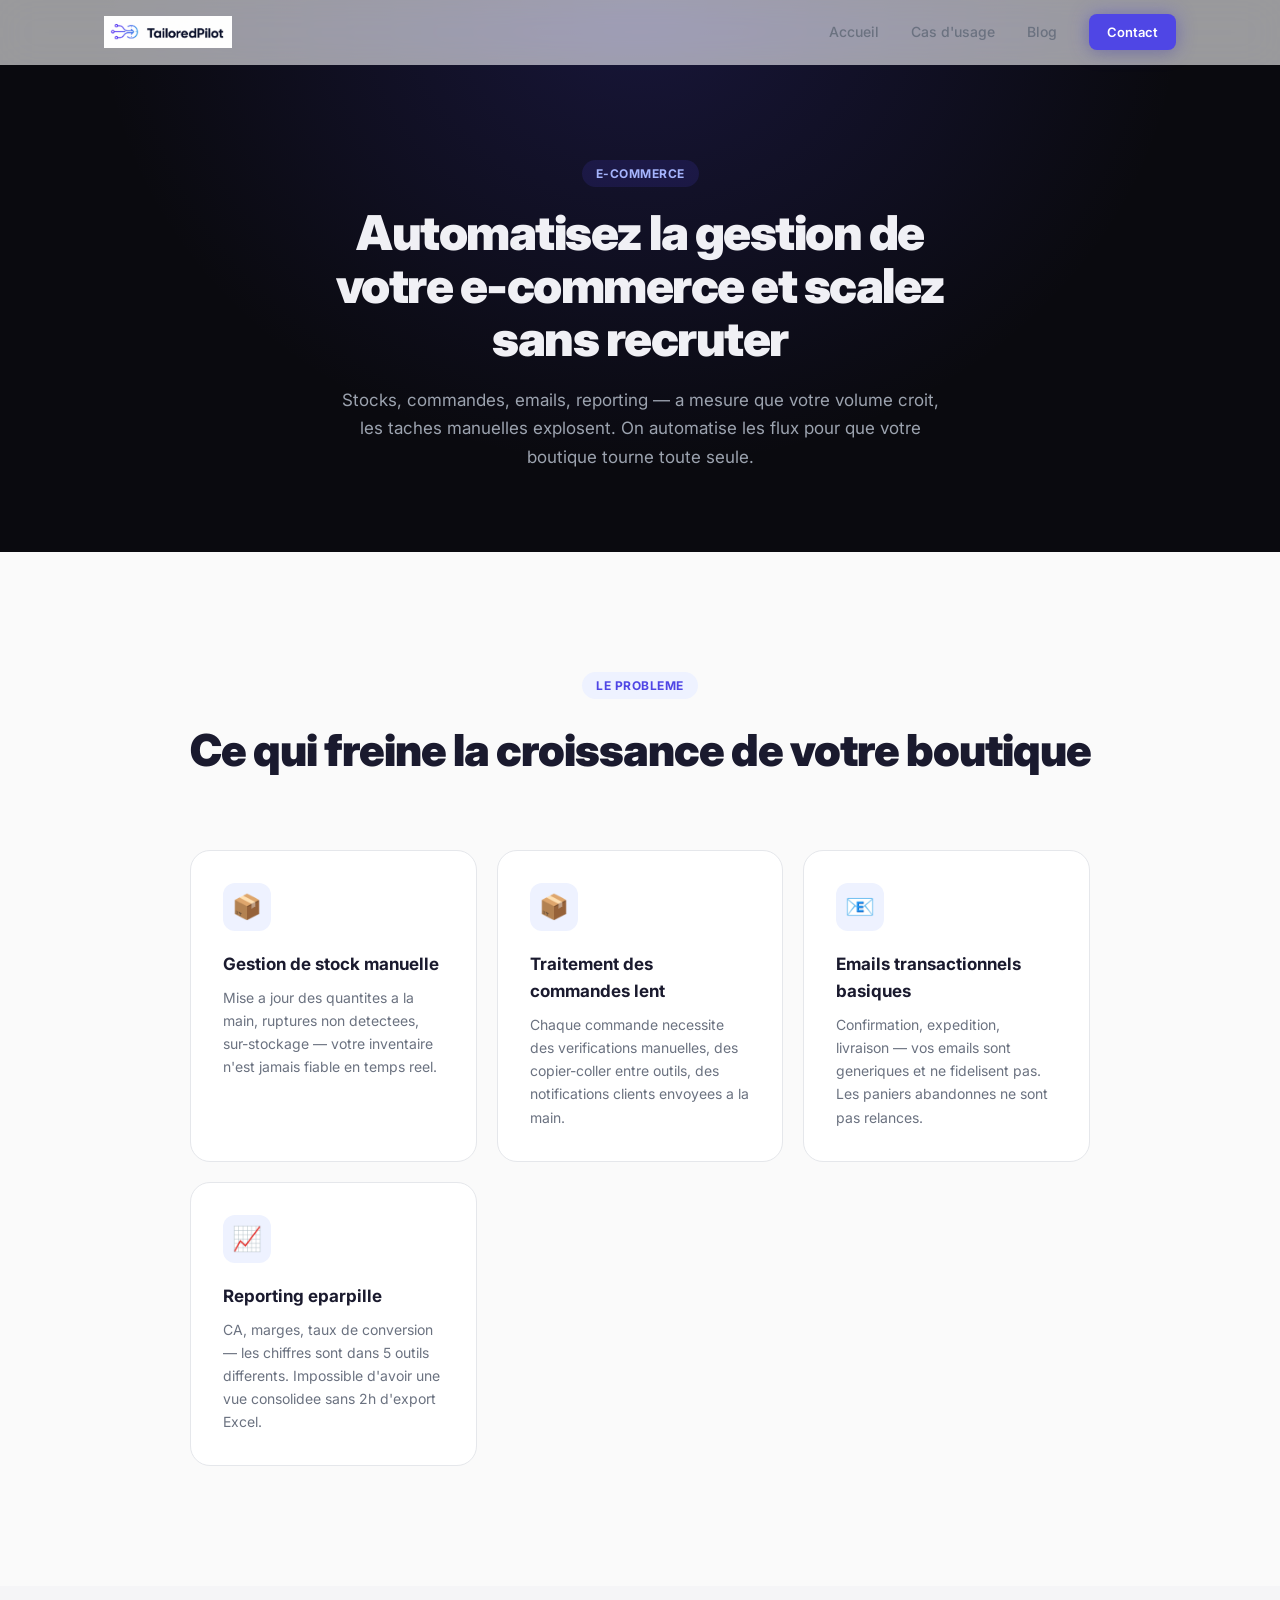
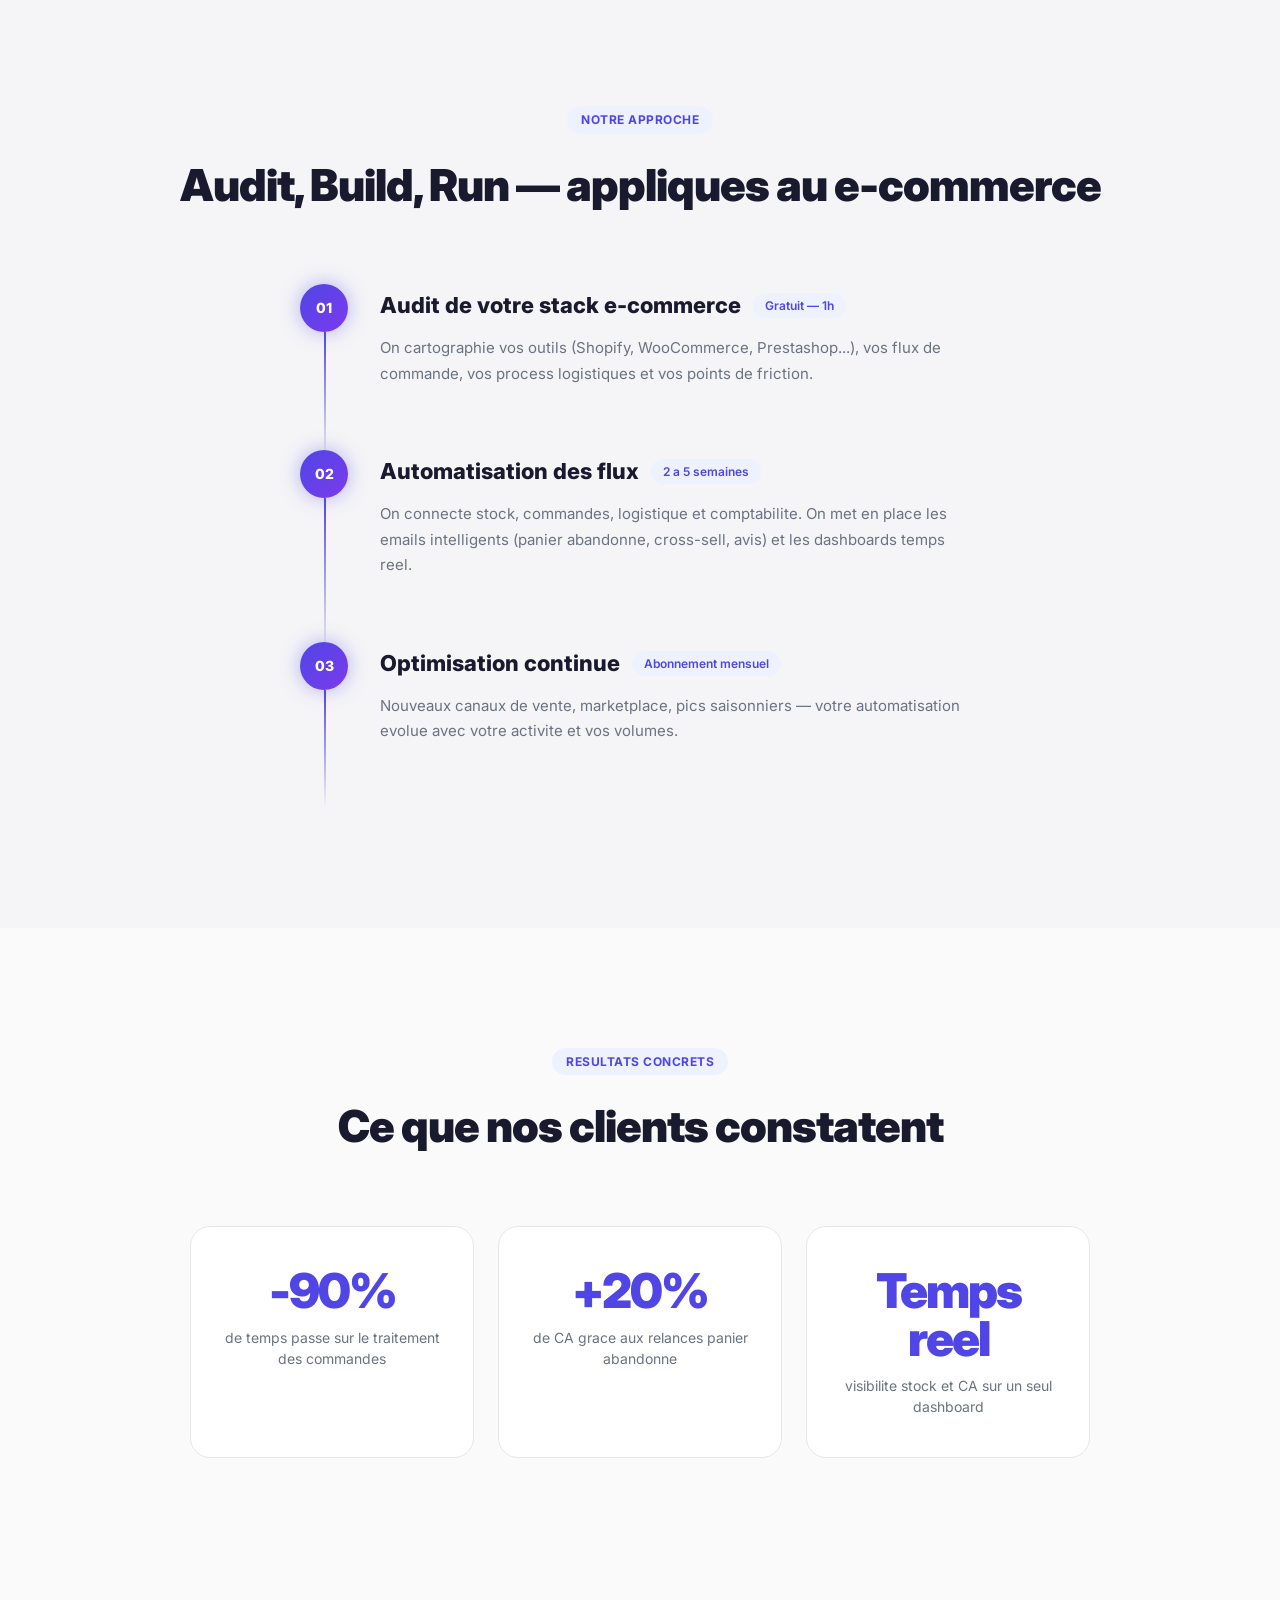
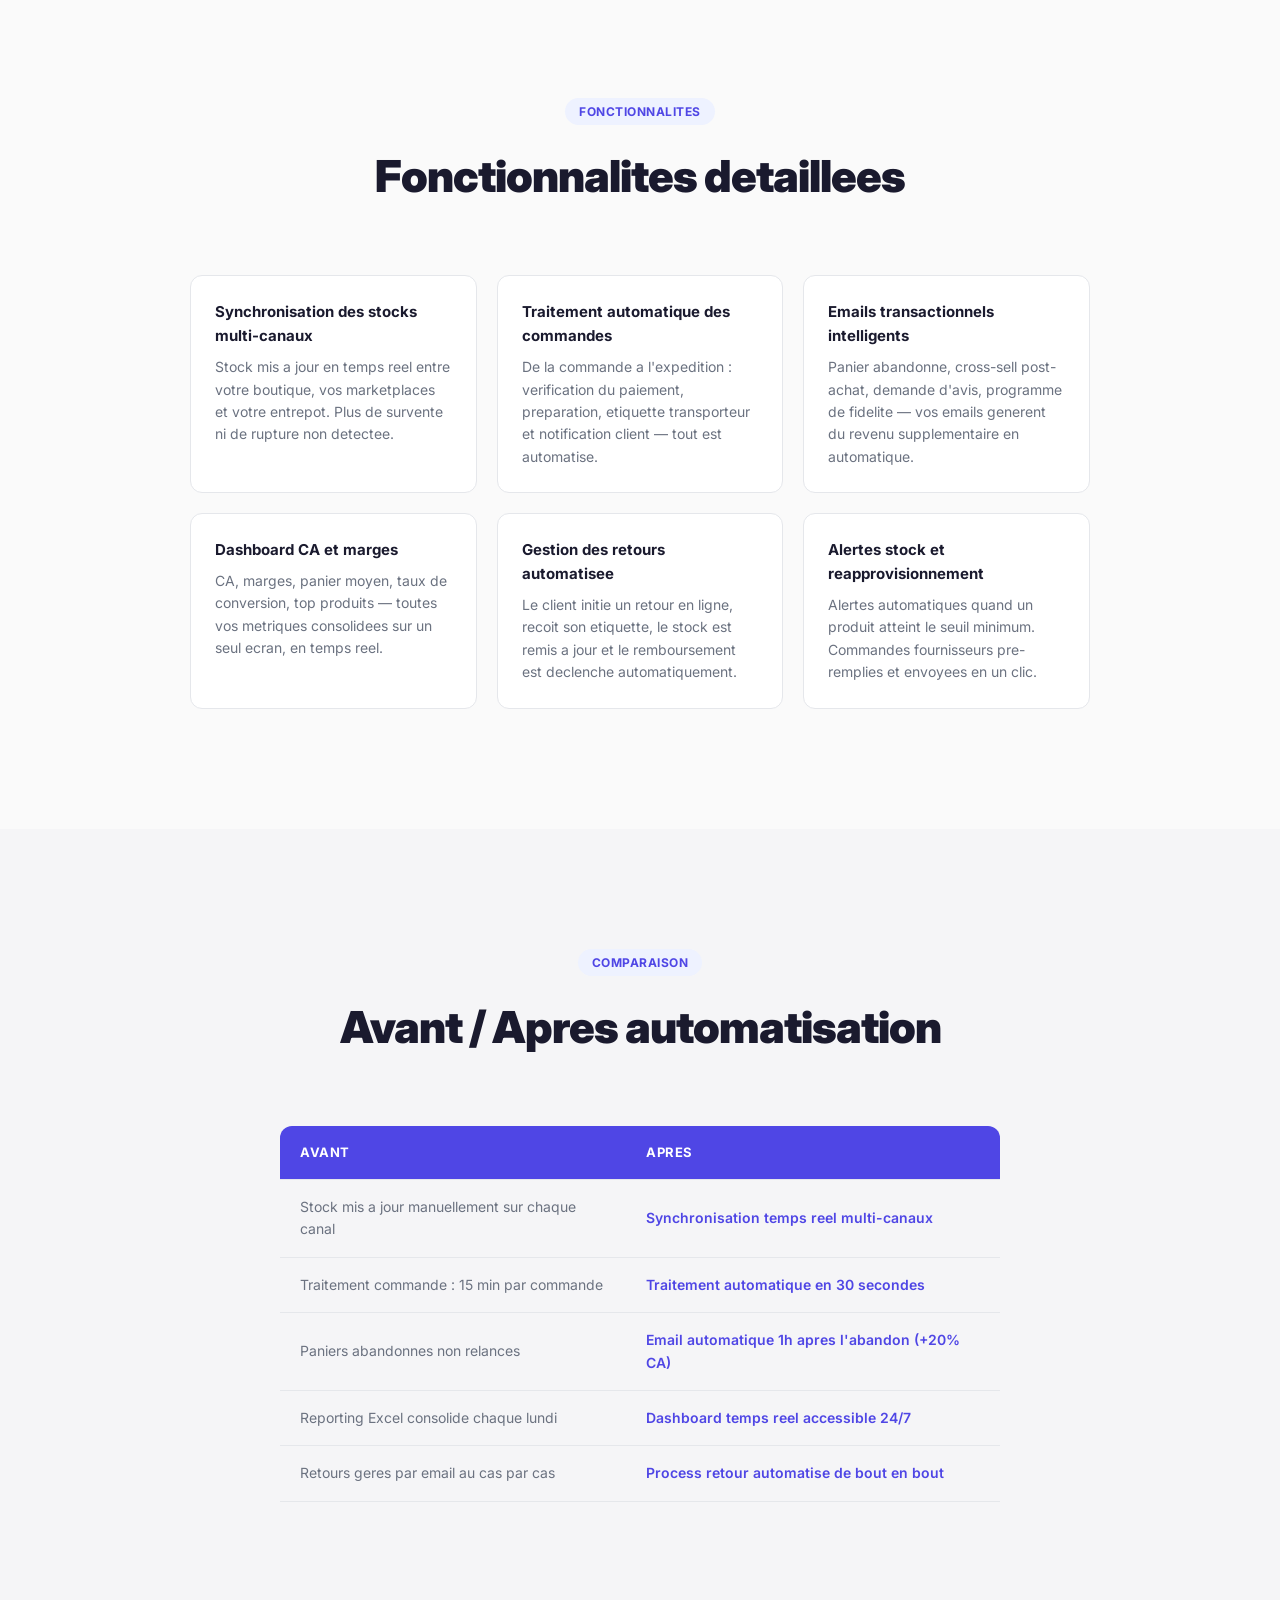
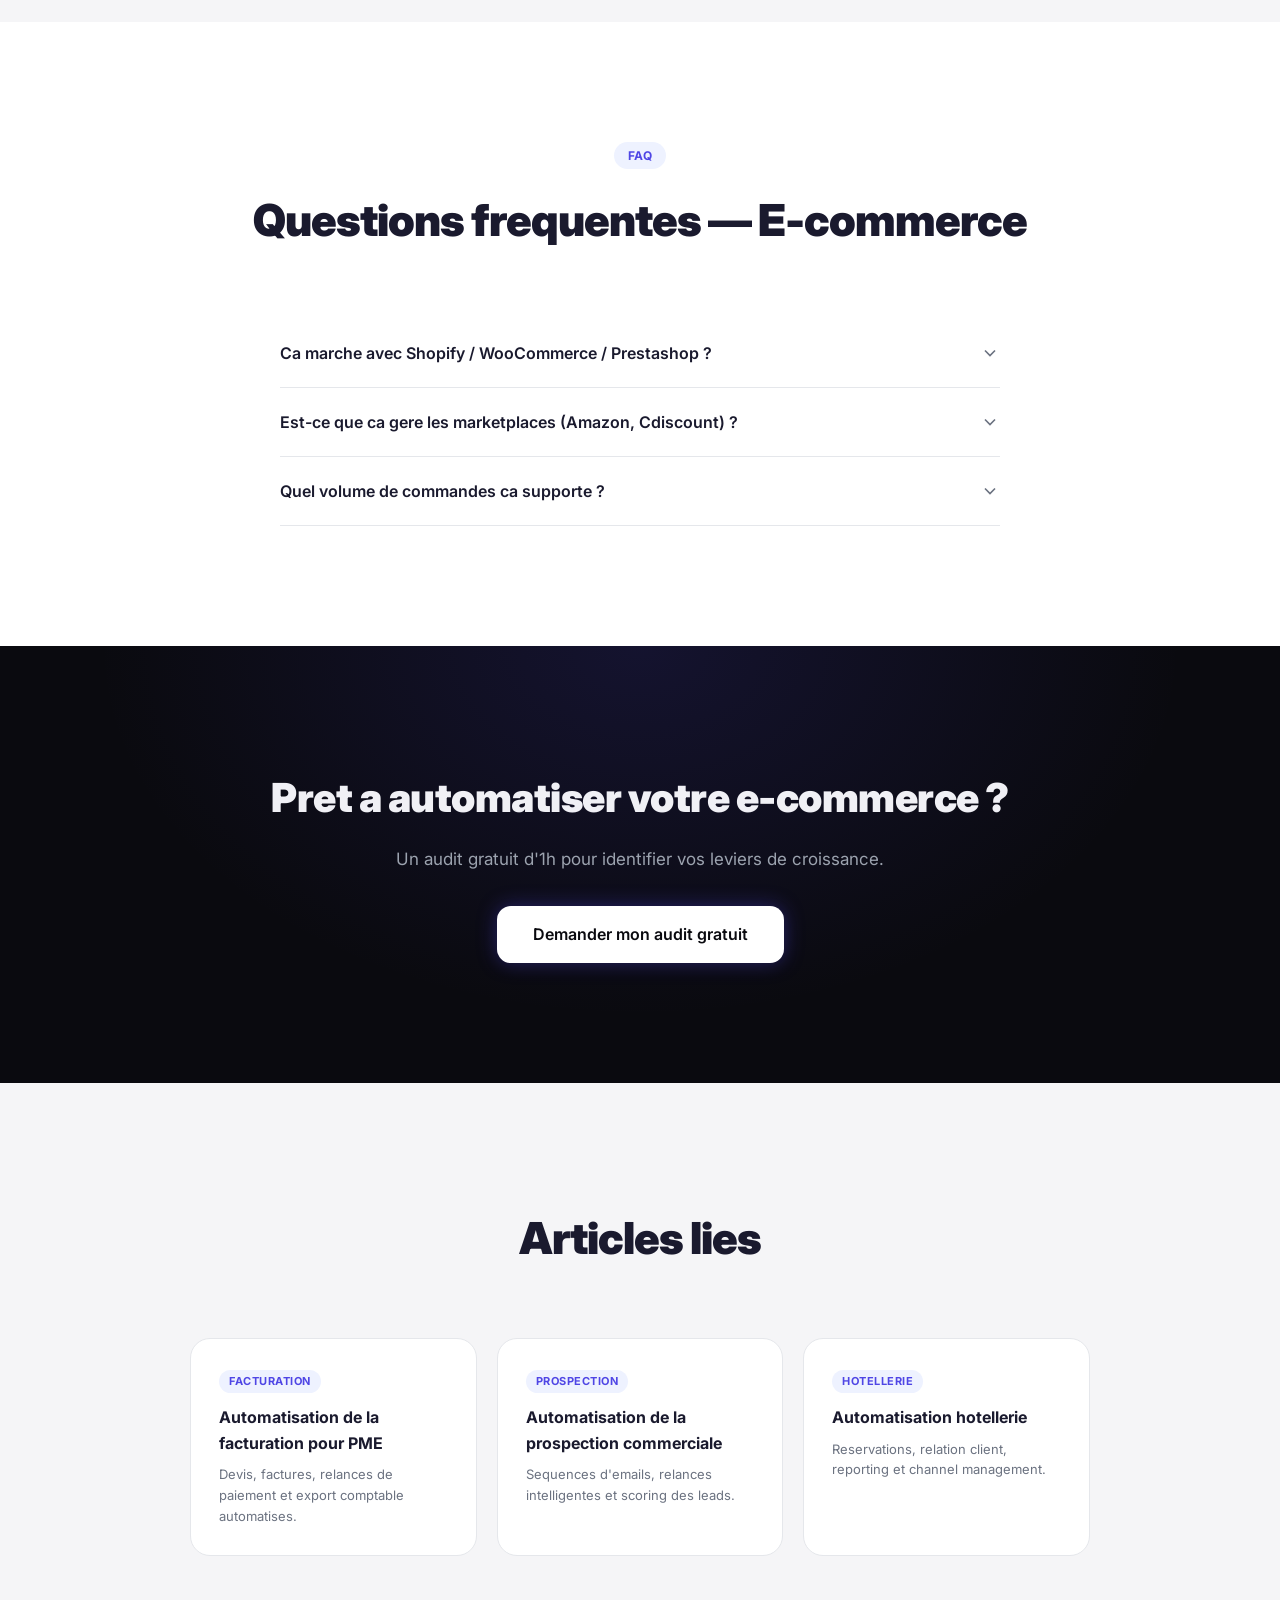
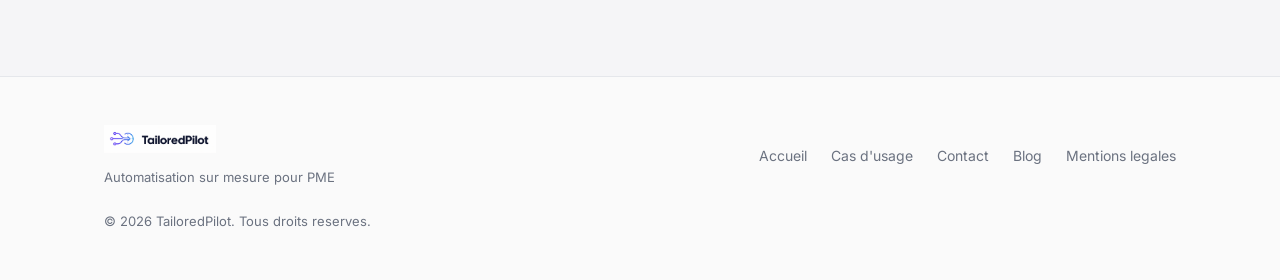
<file: cas/automatisation-e-commerce.html>
<!DOCTYPE html>
<html lang="fr">
<head>
  <meta charset="UTF-8">
  <meta name="viewport" content="width=device-width, initial-scale=1.0">
  <title>Automatisation e-commerce gestion | TailoredPilot</title>
  <meta name="description" content="Automatisez votre e-commerce : gestion des stocks, traitement des commandes, emails transactionnels et tableaux de bord en temps reel.">
  <meta property="og:title" content="Automatisation e-commerce gestion | TailoredPilot">
  <meta property="og:description" content="Automatisez votre e-commerce : gestion des stocks, traitement des commandes, emails transactionnels et tableaux de bord en temps reel.">
  <meta property="og:type" content="article">
  <meta property="og:url" content="https://tailoredpilot.com/cas/automatisation-e-commerce.html">
  <meta property="og:image" content="https://tailoredpilot.com/og-image.png">
  <meta property="og:locale" content="fr_FR">
  <meta property="og:site_name" content="TailoredPilot">
  <link rel="canonical" href="https://tailoredpilot.com/cas/automatisation-e-commerce.html">
  <meta name="robots" content="index, follow">
  <link rel="icon" href="../logo-icon.png" type="image/png">
  <link rel="preconnect" href="https://fonts.googleapis.com">
  <link rel="preconnect" href="https://fonts.gstatic.com" crossorigin>
  <link href="https://fonts.googleapis.com/css2?family=Inter:wght@400;500;600;700;800;900&display=swap" rel="stylesheet">
  <link rel="stylesheet" href="../style.css">
  <script type="application/ld+json">
  {
    "@context": "https://schema.org",
    "@type": "Article",
    "headline": "Automatisation de la gestion e-commerce",
    "description": "Automatisez votre e-commerce : gestion des stocks, traitement des commandes, emails transactionnels et tableaux de bord en temps reel.",
    "author": { "@type": "Organization", "name": "TailoredPilot" },
    "publisher": { "@type": "Organization", "name": "TailoredPilot", "url": "https://tailoredpilot.com" },
    "datePublished": "2026-04-23",
    "dateModified": "2026-04-27",
    "mainEntityOfPage": "https://tailoredpilot.com/cas/automatisation-e-commerce.html"
  }
  </script>
  <script type="application/ld+json">
  {"@context":"https://schema.org","@type":"BreadcrumbList","itemListElement":[{"@type":"ListItem","position":1,"name":"Accueil","item":"https://tailoredpilot.com/"},{"@type":"ListItem","position":2,"name":"Cas d'usage","item":"https://tailoredpilot.com/#cas"},{"@type":"ListItem","position":3,"name":"E-commerce"}]}
  </script>
</head>
<body>

  <nav class="nav" id="nav">
    <div class="container nav-inner">
      <a href="../index.html" class="logo">
        <img src="../logo-full.png" alt="TailoredPilot" class="logo-img">
      </a>
      <div class="nav-links" id="navLinks">
        <a href="../index.html">Accueil</a>
        <a href="../index.html#cas">Cas d'usage</a>
        <a href="../blog/">Blog</a>
        <a href="../index.html#contact" class="btn btn-sm btn-glow">Contact</a>
      </div>
      <button class="menu-toggle" id="menuToggle" aria-label="Menu">
        <span></span><span></span><span></span>
      </button>
    </div>
  </nav>

  <header class="article-hero">
    <div class="container article-hero-content">
      <div class="article-tag">E-commerce</div>
      <h1>Automatisez la gestion de votre e-commerce et scalez sans recruter</h1>
      <p>Stocks, commandes, emails, reporting — a mesure que votre volume croit, les taches manuelles explosent. On automatise les flux pour que votre boutique tourne toute seule.</p>
    </div>
  </header>

  <section class="section article-problem">
    <div class="container">
      <div class="section-header">
        <div class="section-tag">Le probleme</div>
        <h2>Ce qui freine la croissance de votre boutique</h2>
      </div>
      <div class="pain-grid">
        <div class="pain-card">
          <div class="pain-icon-wrap"><div class="pain-icon">&#128230;</div></div>
          <h3>Gestion de stock manuelle</h3>
          <p>Mise a jour des quantites a la main, ruptures non detectees, sur-stockage — votre inventaire n'est jamais fiable en temps reel.</p>
        </div>
        <div class="pain-card">
          <div class="pain-icon-wrap"><div class="pain-icon">&#128230;</div></div>
          <h3>Traitement des commandes lent</h3>
          <p>Chaque commande necessite des verifications manuelles, des copier-coller entre outils, des notifications clients envoyees a la main.</p>
        </div>
        <div class="pain-card">
          <div class="pain-icon-wrap"><div class="pain-icon">&#128231;</div></div>
          <h3>Emails transactionnels basiques</h3>
          <p>Confirmation, expedition, livraison — vos emails sont generiques et ne fidelisent pas. Les paniers abandonnes ne sont pas relances.</p>
        </div>
        <div class="pain-card">
          <div class="pain-icon-wrap"><div class="pain-icon">&#128200;</div></div>
          <h3>Reporting eparpille</h3>
          <p>CA, marges, taux de conversion — les chiffres sont dans 5 outils differents. Impossible d'avoir une vue consolidee sans 2h d'export Excel.</p>
        </div>
      </div>
    </div>
  </section>

  <section class="section bg-light article-solution">
    <div class="container">
      <div class="section-header">
        <div class="section-tag">Notre approche</div>
        <h2>Audit, Build, Run — appliques au e-commerce</h2>
      </div>
      <div class="steps">
        <div class="step">
          <div class="step-line"></div>
          <div class="step-dot"><div class="step-dot-inner">01</div></div>
          <div class="step-content">
            <div class="step-header">
              <h3>Audit de votre stack e-commerce</h3>
              <div class="step-tag">Gratuit — 1h</div>
            </div>
            <p>On cartographie vos outils (Shopify, WooCommerce, Prestashop...), vos flux de commande, vos process logistiques et vos points de friction.</p>
          </div>
        </div>
        <div class="step">
          <div class="step-line"></div>
          <div class="step-dot"><div class="step-dot-inner">02</div></div>
          <div class="step-content">
            <div class="step-header">
              <h3>Automatisation des flux</h3>
              <div class="step-tag">2 a 5 semaines</div>
            </div>
            <p>On connecte stock, commandes, logistique et comptabilite. On met en place les emails intelligents (panier abandonne, cross-sell, avis) et les dashboards temps reel.</p>
          </div>
        </div>
        <div class="step">
          <div class="step-line step-line-last"></div>
          <div class="step-dot"><div class="step-dot-inner">03</div></div>
          <div class="step-content">
            <div class="step-header">
              <h3>Optimisation continue</h3>
              <div class="step-tag">Abonnement mensuel</div>
            </div>
            <p>Nouveaux canaux de vente, marketplace, pics saisonniers — votre automatisation evolue avec votre activite et vos volumes.</p>
          </div>
        </div>
      </div>
    </div>
  </section>

  <section class="section article-results">
    <div class="container">
      <div class="section-header">
        <div class="section-tag">Resultats concrets</div>
        <h2>Ce que nos clients constatent</h2>
      </div>
      <div class="results-grid">
        <div class="result-card">
          <div class="result-number">-90%</div>
          <div class="result-label">de temps passe sur le traitement des commandes</div>
        </div>
        <div class="result-card">
          <div class="result-number">+20%</div>
          <div class="result-label">de CA grace aux relances panier abandonne</div>
        </div>
        <div class="result-card">
          <div class="result-number">Temps reel</div>
          <div class="result-label">visibilite stock et CA sur un seul dashboard</div>
        </div>
      </div>
    </div>
  </section>

  <section class="section">
    <div class="container">
      <div class="section-header">
        <div class="section-tag">Fonctionnalites</div>
        <h2>Fonctionnalites detaillees</h2>
      </div>
      <div class="features-detail-grid">
        <div class="feature-detail-card">
          <h4>Synchronisation des stocks multi-canaux</h4>
          <p>Stock mis a jour en temps reel entre votre boutique, vos marketplaces et votre entrepot. Plus de survente ni de rupture non detectee.</p>
        </div>
        <div class="feature-detail-card">
          <h4>Traitement automatique des commandes</h4>
          <p>De la commande a l'expedition : verification du paiement, preparation, etiquette transporteur et notification client — tout est automatise.</p>
        </div>
        <div class="feature-detail-card">
          <h4>Emails transactionnels intelligents</h4>
          <p>Panier abandonne, cross-sell post-achat, demande d'avis, programme de fidelite — vos emails generent du revenu supplementaire en automatique.</p>
        </div>
        <div class="feature-detail-card">
          <h4>Dashboard CA et marges</h4>
          <p>CA, marges, panier moyen, taux de conversion, top produits — toutes vos metriques consolidees sur un seul ecran, en temps reel.</p>
        </div>
        <div class="feature-detail-card">
          <h4>Gestion des retours automatisee</h4>
          <p>Le client initie un retour en ligne, recoit son etiquette, le stock est remis a jour et le remboursement est declenche automatiquement.</p>
        </div>
        <div class="feature-detail-card">
          <h4>Alertes stock et reapprovisionnement</h4>
          <p>Alertes automatiques quand un produit atteint le seuil minimum. Commandes fournisseurs pre-remplies et envoyees en un clic.</p>
        </div>
      </div>
    </div>
  </section>

  <section class="section bg-light">
    <div class="container">
      <div class="section-header">
        <div class="section-tag">Comparaison</div>
        <h2>Avant / Apres automatisation</h2>
      </div>
      <table class="comparison-table">
        <tr><th>Avant</th><th>Apres</th></tr>
        <tr><td>Stock mis a jour manuellement sur chaque canal</td><td>Synchronisation temps reel multi-canaux</td></tr>
        <tr><td>Traitement commande : 15 min par commande</td><td>Traitement automatique en 30 secondes</td></tr>
        <tr><td>Paniers abandonnes non relances</td><td>Email automatique 1h apres l'abandon (+20% CA)</td></tr>
        <tr><td>Reporting Excel consolide chaque lundi</td><td>Dashboard temps reel accessible 24/7</td></tr>
        <tr><td>Retours geres par email au cas par cas</td><td>Process retour automatise de bout en bout</td></tr>
      </table>
    </div>
  </section>

  <section class="section faq-section">
    <div class="container">
      <div class="section-header">
        <div class="section-tag">FAQ</div>
        <h2>Questions frequentes — E-commerce</h2>
      </div>
      <div class="faq-list">
        <div class="faq-item">
          <button class="faq-question" aria-expanded="false">
            <span>Ca marche avec Shopify / WooCommerce / Prestashop ?</span>
            <svg class="faq-chevron" width="20" height="20" fill="none" stroke="currentColor" stroke-width="2" viewBox="0 0 24 24"><path d="M6 9l6 6 6-6"/></svg>
          </button>
          <div class="faq-answer"><p>Oui. On se connecte aux principales plateformes e-commerce via leurs APIs natives. Shopify, WooCommerce, Prestashop, Magento — on s'adapte a votre stack.</p></div>
        </div>
        <div class="faq-item">
          <button class="faq-question" aria-expanded="false">
            <span>Est-ce que ca gere les marketplaces (Amazon, Cdiscount) ?</span>
            <svg class="faq-chevron" width="20" height="20" fill="none" stroke="currentColor" stroke-width="2" viewBox="0 0 24 24"><path d="M6 9l6 6 6-6"/></svg>
          </button>
          <div class="faq-answer"><p>Oui. On synchronise votre stock et vos commandes avec les principales marketplaces. Les commandes remontent dans votre outil centralise comme les autres.</p></div>
        </div>
        <div class="faq-item">
          <button class="faq-question" aria-expanded="false">
            <span>Quel volume de commandes ca supporte ?</span>
            <svg class="faq-chevron" width="20" height="20" fill="none" stroke="currentColor" stroke-width="2" viewBox="0 0 24 24"><path d="M6 9l6 6 6-6"/></svg>
          </button>
          <div class="faq-answer"><p>De 10 a 10 000 commandes par jour, l'infrastructure s'adapte. On prevoit les pics saisonniers (Black Friday, Noel) en amont.</p></div>
        </div>
      </div>
    </div>
  </section>

  <section class="section bg-dark article-cta">
    <div class="container" style="text-align:center;position:relative;z-index:1;">
      <h2 style="font-size:clamp(28px,4vw,40px);font-weight:900;letter-spacing:-.5px;margin-bottom:16px;">Pret a automatiser votre e-commerce ?</h2>
      <p style="font-size:17px;color:#9ca3af;margin-bottom:32px;max-width:500px;margin-left:auto;margin-right:auto;">Un audit gratuit d'1h pour identifier vos leviers de croissance.</p>
      <a href="../index.html#contact" class="btn btn-lg btn-white btn-glow">Demander mon audit gratuit</a>
    </div>
  </section>

  <section class="section bg-light article-related">
    <div class="container">
      <div class="section-header">
        <h2>Articles lies</h2>
      </div>
      <div class="related-grid">
        <a href="automatisation-facturation-pme.html" class="related-card">
          <div class="related-tag">Facturation</div>
          <h3>Automatisation de la facturation pour PME</h3>
          <p>Devis, factures, relances de paiement et export comptable automatises.</p>
        </a>
        <a href="automatisation-prospection-commerciale.html" class="related-card">
          <div class="related-tag">Prospection</div>
          <h3>Automatisation de la prospection commerciale</h3>
          <p>Sequences d'emails, relances intelligentes et scoring des leads.</p>
        </a>
        <a href="automatisation-hotellerie.html" class="related-card">
          <div class="related-tag">Hotellerie</div>
          <h3>Automatisation hotellerie</h3>
          <p>Reservations, relation client, reporting et channel management.</p>
        </a>
      </div>
    </div>
  </section>

  <footer class="footer">
    <div class="container footer-inner">
      <div class="footer-brand">
        <img src="../logo-full.png" alt="TailoredPilot" class="footer-logo">
        <p>Automatisation sur mesure pour PME</p>
      </div>
      <div class="footer-links">
        <a href="../index.html">Accueil</a>
        <a href="../index.html#cas">Cas d'usage</a>
        <a href="../index.html#contact">Contact</a>
        <a href="../blog/">Blog</a>
        <a href="../mentions-legales.html">Mentions legales</a>
      </div>
      <div class="footer-copy">&copy; 2026 TailoredPilot. Tous droits reserves.</div>
    </div>
  </footer>

  <script>
    window.addEventListener('scroll', () => {
      document.getElementById('nav').classList.toggle('nav-scrolled', window.scrollY > 50);
    });
    document.getElementById('menuToggle').addEventListener('click', () => {
      document.getElementById('navLinks').classList.toggle('open');
      document.getElementById('menuToggle').classList.toggle('active');
    });
    document.querySelectorAll('.faq-question').forEach(btn => {
      btn.addEventListener('click', () => {
        const item = btn.parentElement;
        const isOpen = item.classList.contains('faq-open');
        document.querySelectorAll('.faq-item.faq-open').forEach(i => i.classList.remove('faq-open'));
        if (!isOpen) item.classList.add('faq-open');
      });
    });
  </script>

</body>
</html>
</file>
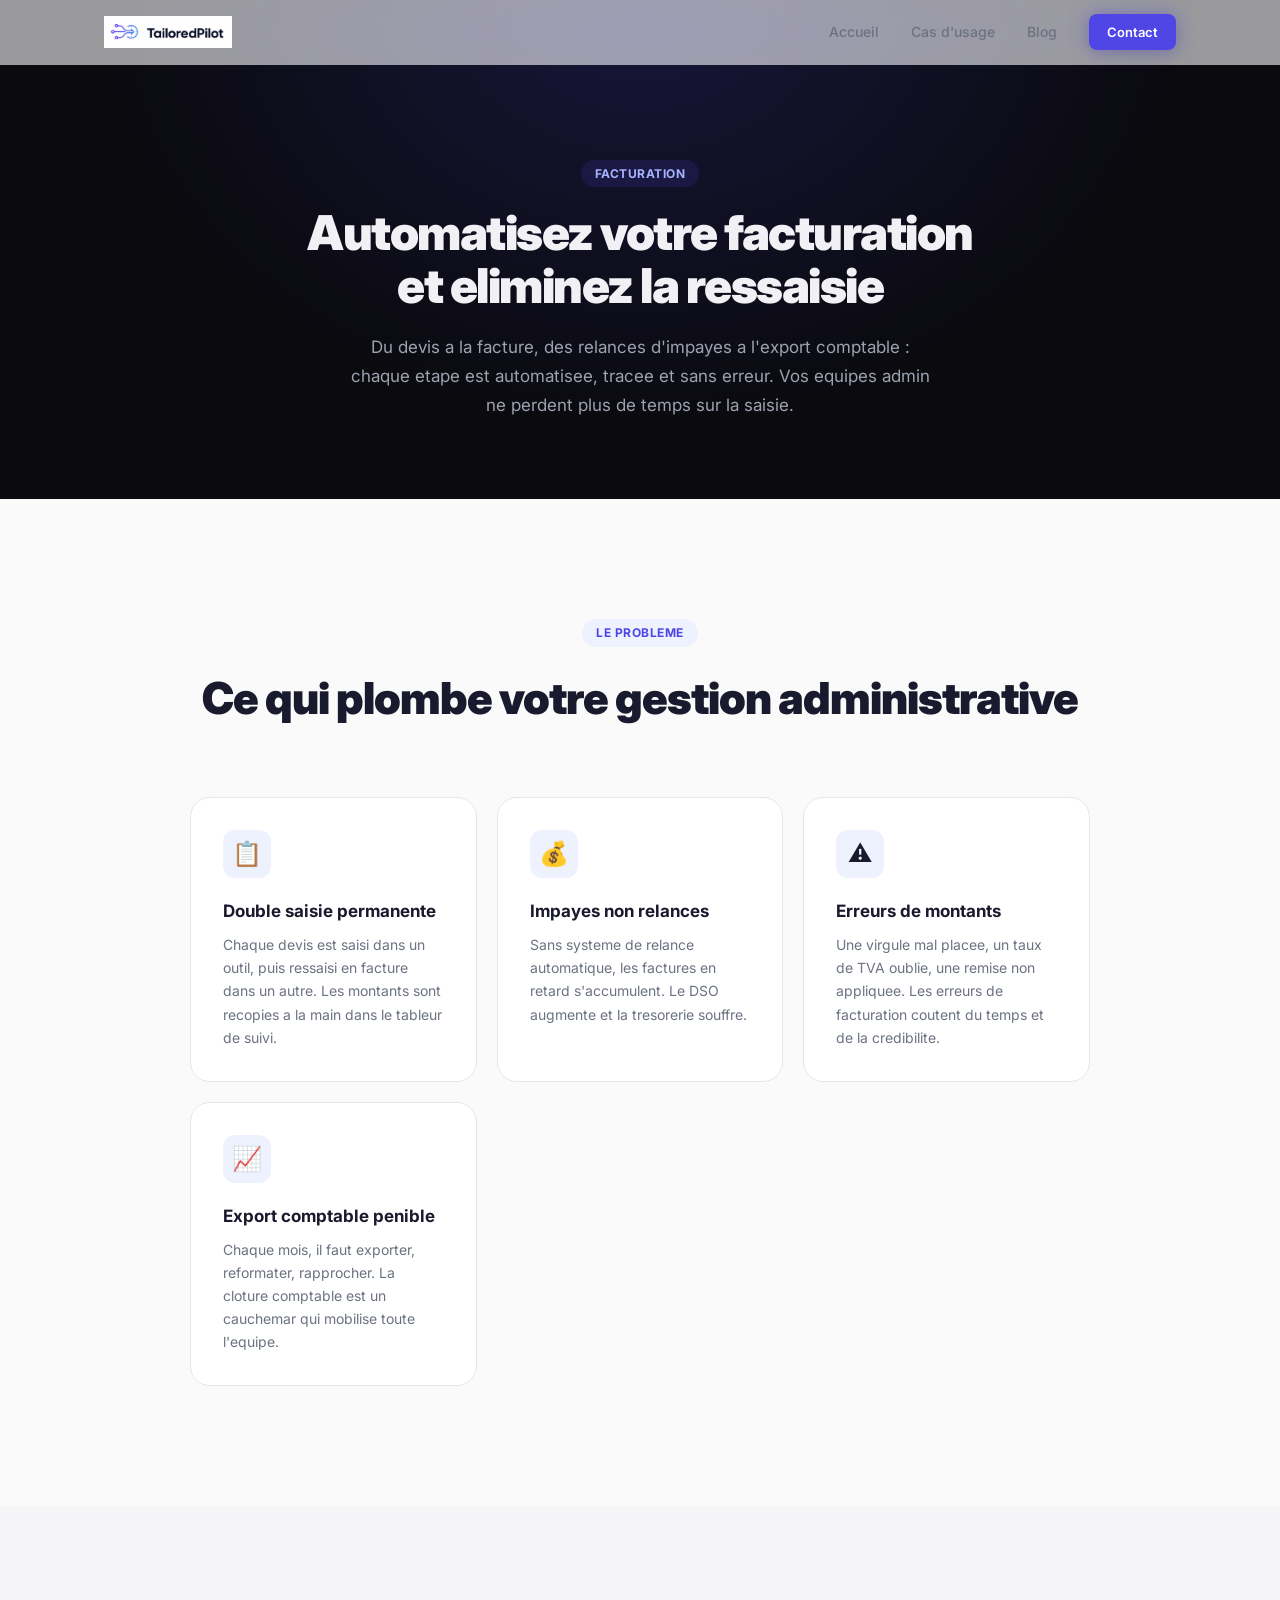
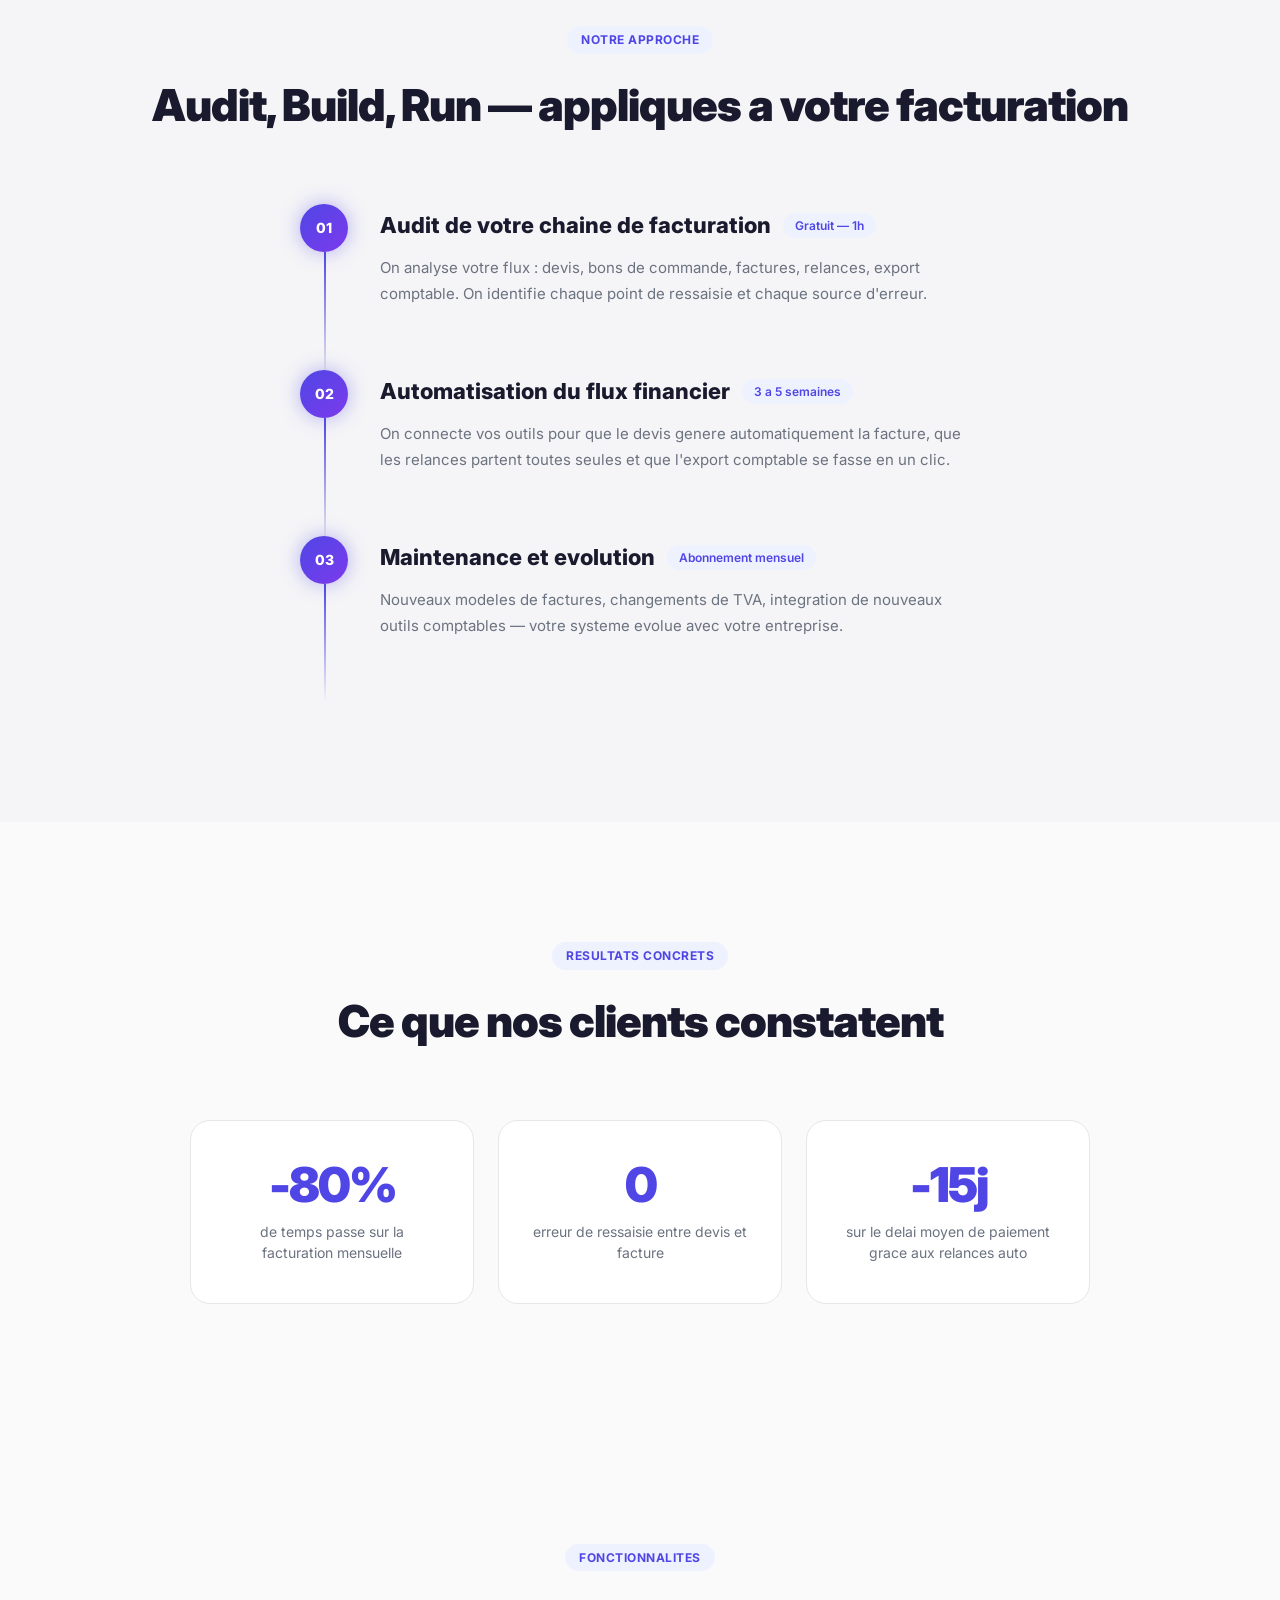
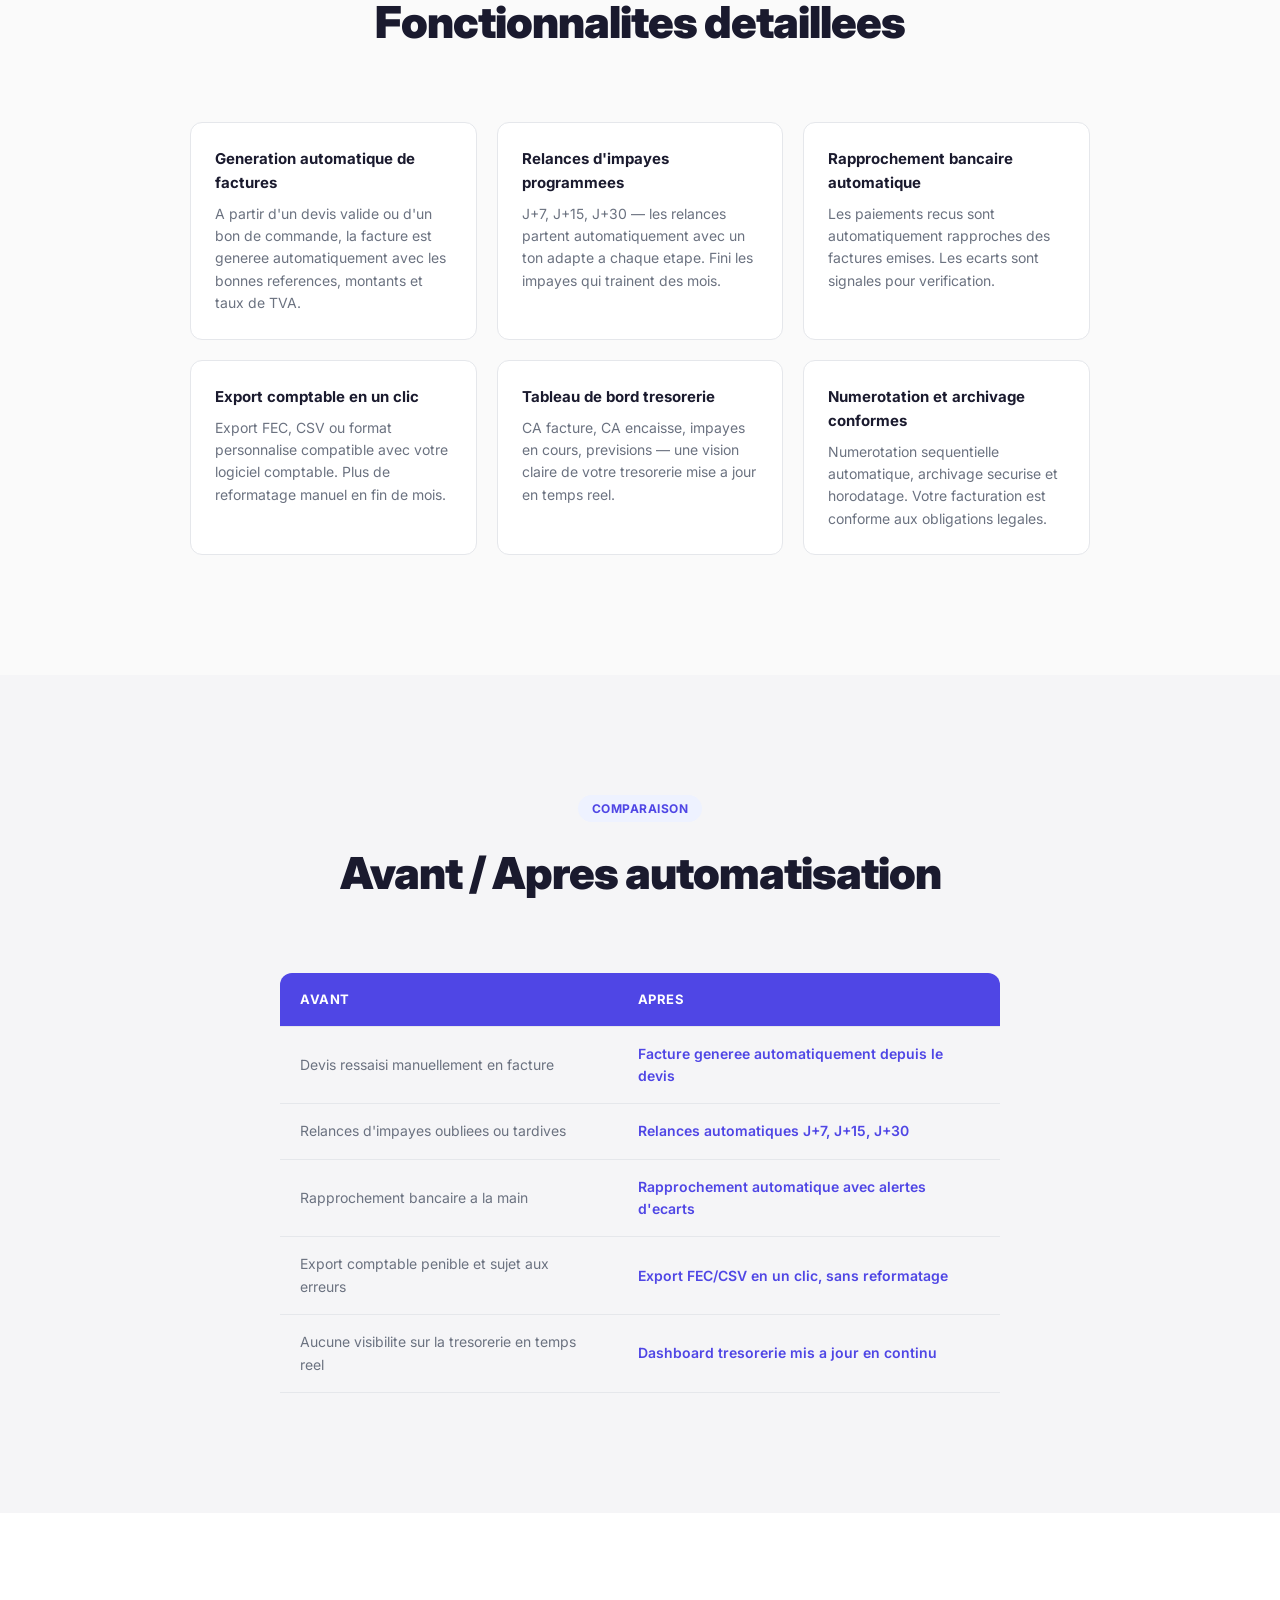
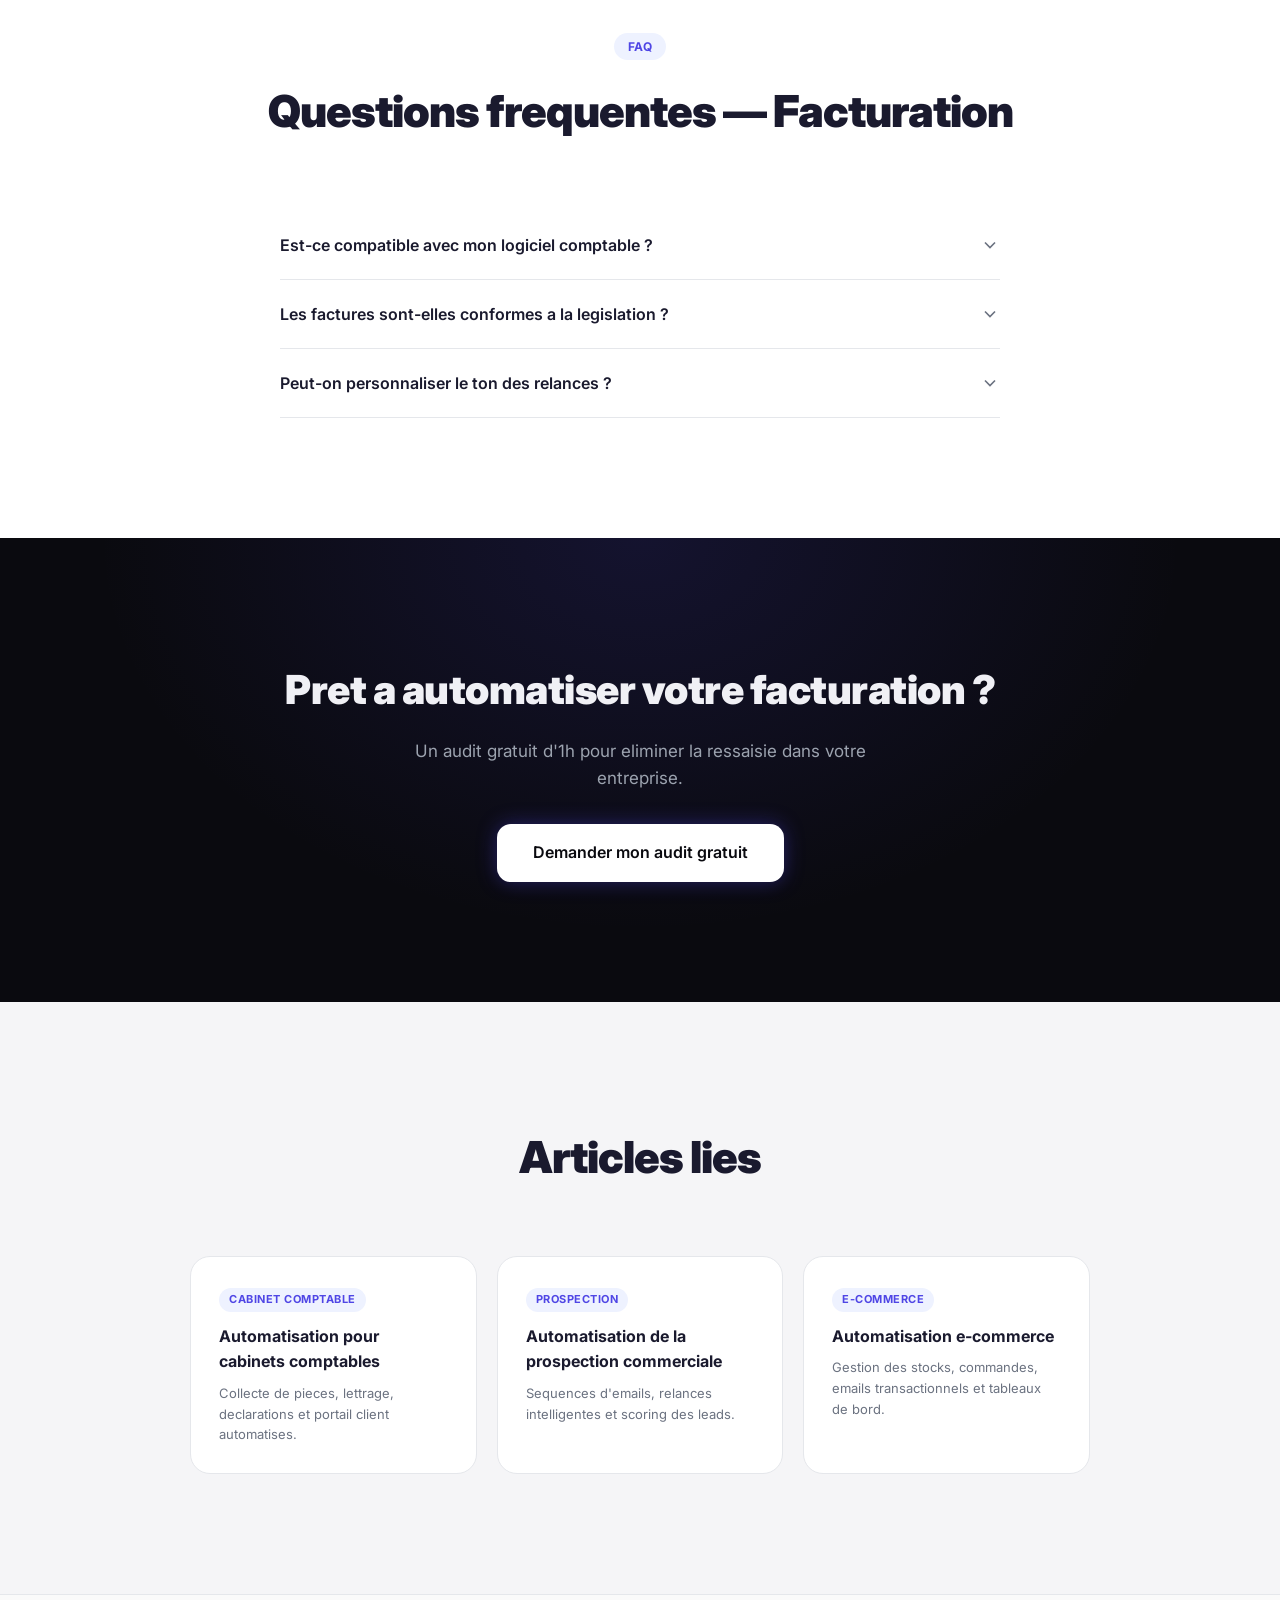
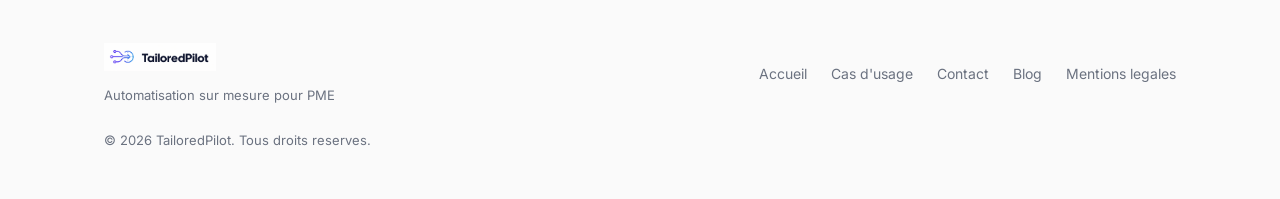
<file: cas/automatisation-facturation-pme.html>
<!DOCTYPE html>
<html lang="fr">
<head>
  <meta charset="UTF-8">
  <meta name="viewport" content="width=device-width, initial-scale=1.0">
  <title>Automatisation facturation PME | TailoredPilot</title>
  <meta name="description" content="Automatisez votre facturation : generation de devis et factures, relances d'impayes, rapprochements bancaires et export comptable. Zero ressaisie.">
  <meta property="og:title" content="Automatisation facturation PME | TailoredPilot">
  <meta property="og:description" content="Automatisez votre facturation : generation de devis et factures, relances d'impayes, rapprochements bancaires et export comptable.">
  <meta property="og:type" content="article">
  <meta property="og:url" content="https://tailoredpilot.com/cas/automatisation-facturation-pme.html">
  <meta property="og:image" content="https://tailoredpilot.com/og-image.png">
  <meta property="og:locale" content="fr_FR">
  <meta property="og:site_name" content="TailoredPilot">
  <link rel="canonical" href="https://tailoredpilot.com/cas/automatisation-facturation-pme.html">
  <meta name="robots" content="index, follow">
  <link rel="icon" href="../logo-icon.png" type="image/png">
  <link rel="preconnect" href="https://fonts.googleapis.com">
  <link rel="preconnect" href="https://fonts.gstatic.com" crossorigin>
  <link href="https://fonts.googleapis.com/css2?family=Inter:wght@400;500;600;700;800;900&display=swap" rel="stylesheet">
  <link rel="stylesheet" href="../style.css">
  <script type="application/ld+json">
  {
    "@context": "https://schema.org",
    "@type": "Article",
    "headline": "Automatisation de la facturation pour PME",
    "description": "Automatisez votre facturation : generation de devis et factures, relances d'impayes, rapprochements bancaires et export comptable.",
    "author": { "@type": "Organization", "name": "TailoredPilot" },
    "publisher": { "@type": "Organization", "name": "TailoredPilot", "url": "https://tailoredpilot.com" },
    "datePublished": "2026-04-23",
    "dateModified": "2026-04-27",
    "mainEntityOfPage": "https://tailoredpilot.com/cas/automatisation-facturation-pme.html"
  }
  </script>
  <script type="application/ld+json">
  {"@context":"https://schema.org","@type":"BreadcrumbList","itemListElement":[{"@type":"ListItem","position":1,"name":"Accueil","item":"https://tailoredpilot.com/"},{"@type":"ListItem","position":2,"name":"Cas d'usage","item":"https://tailoredpilot.com/#cas"},{"@type":"ListItem","position":3,"name":"Facturation et suivi"}]}
  </script>
</head>
<body>

  <nav class="nav" id="nav">
    <div class="container nav-inner">
      <a href="../index.html" class="logo">
        <img src="../logo-full.png" alt="TailoredPilot" class="logo-img">
      </a>
      <div class="nav-links" id="navLinks">
        <a href="../index.html">Accueil</a>
        <a href="../index.html#cas">Cas d'usage</a>
        <a href="../blog/">Blog</a>
        <a href="../index.html#contact" class="btn btn-sm btn-glow">Contact</a>
      </div>
      <button class="menu-toggle" id="menuToggle" aria-label="Menu">
        <span></span><span></span><span></span>
      </button>
    </div>
  </nav>

  <header class="article-hero">
    <div class="container article-hero-content">
      <div class="article-tag">Facturation</div>
      <h1>Automatisez votre facturation et eliminez la ressaisie</h1>
      <p>Du devis a la facture, des relances d'impayes a l'export comptable : chaque etape est automatisee, tracee et sans erreur. Vos equipes admin ne perdent plus de temps sur la saisie.</p>
    </div>
  </header>

  <section class="section article-problem">
    <div class="container">
      <div class="section-header">
        <div class="section-tag">Le probleme</div>
        <h2>Ce qui plombe votre gestion administrative</h2>
      </div>
      <div class="pain-grid">
        <div class="pain-card">
          <div class="pain-icon-wrap"><div class="pain-icon">&#128203;</div></div>
          <h3>Double saisie permanente</h3>
          <p>Chaque devis est saisi dans un outil, puis ressaisi en facture dans un autre. Les montants sont recopies a la main dans le tableur de suivi.</p>
        </div>
        <div class="pain-card">
          <div class="pain-icon-wrap"><div class="pain-icon">&#128176;</div></div>
          <h3>Impayes non relances</h3>
          <p>Sans systeme de relance automatique, les factures en retard s'accumulent. Le DSO augmente et la tresorerie souffre.</p>
        </div>
        <div class="pain-card">
          <div class="pain-icon-wrap"><div class="pain-icon">&#9888;&#65039;</div></div>
          <h3>Erreurs de montants</h3>
          <p>Une virgule mal placee, un taux de TVA oublie, une remise non appliquee. Les erreurs de facturation coutent du temps et de la credibilite.</p>
        </div>
        <div class="pain-card">
          <div class="pain-icon-wrap"><div class="pain-icon">&#128200;</div></div>
          <h3>Export comptable penible</h3>
          <p>Chaque mois, il faut exporter, reformater, rapprocher. La cloture comptable est un cauchemar qui mobilise toute l'equipe.</p>
        </div>
      </div>
    </div>
  </section>

  <section class="section bg-light article-solution">
    <div class="container">
      <div class="section-header">
        <div class="section-tag">Notre approche</div>
        <h2>Audit, Build, Run — appliques a votre facturation</h2>
      </div>
      <div class="steps">
        <div class="step">
          <div class="step-line"></div>
          <div class="step-dot"><div class="step-dot-inner">01</div></div>
          <div class="step-content">
            <div class="step-header">
              <h3>Audit de votre chaine de facturation</h3>
              <div class="step-tag">Gratuit — 1h</div>
            </div>
            <p>On analyse votre flux : devis, bons de commande, factures, relances, export comptable. On identifie chaque point de ressaisie et chaque source d'erreur.</p>
          </div>
        </div>
        <div class="step">
          <div class="step-line"></div>
          <div class="step-dot"><div class="step-dot-inner">02</div></div>
          <div class="step-content">
            <div class="step-header">
              <h3>Automatisation du flux financier</h3>
              <div class="step-tag">3 a 5 semaines</div>
            </div>
            <p>On connecte vos outils pour que le devis genere automatiquement la facture, que les relances partent toutes seules et que l'export comptable se fasse en un clic.</p>
          </div>
        </div>
        <div class="step">
          <div class="step-line step-line-last"></div>
          <div class="step-dot"><div class="step-dot-inner">03</div></div>
          <div class="step-content">
            <div class="step-header">
              <h3>Maintenance et evolution</h3>
              <div class="step-tag">Abonnement mensuel</div>
            </div>
            <p>Nouveaux modeles de factures, changements de TVA, integration de nouveaux outils comptables — votre systeme evolue avec votre entreprise.</p>
          </div>
        </div>
      </div>
    </div>
  </section>

  <section class="section article-results">
    <div class="container">
      <div class="section-header">
        <div class="section-tag">Resultats concrets</div>
        <h2>Ce que nos clients constatent</h2>
      </div>
      <div class="results-grid">
        <div class="result-card">
          <div class="result-number">-80%</div>
          <div class="result-label">de temps passe sur la facturation mensuelle</div>
        </div>
        <div class="result-card">
          <div class="result-number">0</div>
          <div class="result-label">erreur de ressaisie entre devis et facture</div>
        </div>
        <div class="result-card">
          <div class="result-number">-15j</div>
          <div class="result-label">sur le delai moyen de paiement grace aux relances auto</div>
        </div>
      </div>
    </div>
  </section>

  <section class="section">
    <div class="container">
      <div class="section-header">
        <div class="section-tag">Fonctionnalites</div>
        <h2>Fonctionnalites detaillees</h2>
      </div>
      <div class="features-detail-grid">
        <div class="feature-detail-card">
          <h4>Generation automatique de factures</h4>
          <p>A partir d'un devis valide ou d'un bon de commande, la facture est generee automatiquement avec les bonnes references, montants et taux de TVA.</p>
        </div>
        <div class="feature-detail-card">
          <h4>Relances d'impayes programmees</h4>
          <p>J+7, J+15, J+30 — les relances partent automatiquement avec un ton adapte a chaque etape. Fini les impayes qui trainent des mois.</p>
        </div>
        <div class="feature-detail-card">
          <h4>Rapprochement bancaire automatique</h4>
          <p>Les paiements recus sont automatiquement rapproches des factures emises. Les ecarts sont signales pour verification.</p>
        </div>
        <div class="feature-detail-card">
          <h4>Export comptable en un clic</h4>
          <p>Export FEC, CSV ou format personnalise compatible avec votre logiciel comptable. Plus de reformatage manuel en fin de mois.</p>
        </div>
        <div class="feature-detail-card">
          <h4>Tableau de bord tresorerie</h4>
          <p>CA facture, CA encaisse, impayes en cours, previsions — une vision claire de votre tresorerie mise a jour en temps reel.</p>
        </div>
        <div class="feature-detail-card">
          <h4>Numerotation et archivage conformes</h4>
          <p>Numerotation sequentielle automatique, archivage securise et horodatage. Votre facturation est conforme aux obligations legales.</p>
        </div>
      </div>
    </div>
  </section>

  <section class="section bg-light">
    <div class="container">
      <div class="section-header">
        <div class="section-tag">Comparaison</div>
        <h2>Avant / Apres automatisation</h2>
      </div>
      <table class="comparison-table">
        <tr><th>Avant</th><th>Apres</th></tr>
        <tr><td>Devis ressaisi manuellement en facture</td><td>Facture generee automatiquement depuis le devis</td></tr>
        <tr><td>Relances d'impayes oubliees ou tardives</td><td>Relances automatiques J+7, J+15, J+30</td></tr>
        <tr><td>Rapprochement bancaire a la main</td><td>Rapprochement automatique avec alertes d'ecarts</td></tr>
        <tr><td>Export comptable penible et sujet aux erreurs</td><td>Export FEC/CSV en un clic, sans reformatage</td></tr>
        <tr><td>Aucune visibilite sur la tresorerie en temps reel</td><td>Dashboard tresorerie mis a jour en continu</td></tr>
      </table>
    </div>
  </section>

  <section class="section faq-section">
    <div class="container">
      <div class="section-header">
        <div class="section-tag">FAQ</div>
        <h2>Questions frequentes — Facturation</h2>
      </div>
      <div class="faq-list">
        <div class="faq-item">
          <button class="faq-question" aria-expanded="false">
            <span>Est-ce compatible avec mon logiciel comptable ?</span>
            <svg class="faq-chevron" width="20" height="20" fill="none" stroke="currentColor" stroke-width="2" viewBox="0 0 24 24"><path d="M6 9l6 6 6-6"/></svg>
          </button>
          <div class="faq-answer"><p>Oui. On genere des exports dans le format attendu par votre logiciel (Sage, Cegid, QuickBooks, etc.). Si votre logiciel a une API, on synchronise en temps reel.</p></div>
        </div>
        <div class="faq-item">
          <button class="faq-question" aria-expanded="false">
            <span>Les factures sont-elles conformes a la legislation ?</span>
            <svg class="faq-chevron" width="20" height="20" fill="none" stroke="currentColor" stroke-width="2" viewBox="0 0 24 24"><path d="M6 9l6 6 6-6"/></svg>
          </button>
          <div class="faq-answer"><p>Oui. Numerotation sequentielle, mentions legales obligatoires, archivage securise et horodatage conformes aux exigences legales francaises.</p></div>
        </div>
        <div class="faq-item">
          <button class="faq-question" aria-expanded="false">
            <span>Peut-on personnaliser le ton des relances ?</span>
            <svg class="faq-chevron" width="20" height="20" fill="none" stroke="currentColor" stroke-width="2" viewBox="0 0 24 24"><path d="M6 9l6 6 6-6"/></svg>
          </button>
          <div class="faq-answer"><p>Absolument. Chaque etape de relance a son propre modele d'email que vous pouvez personnaliser. Le ton evolue de cordial a ferme selon le retard.</p></div>
        </div>
      </div>
    </div>
  </section>

  <section class="section bg-dark article-cta">
    <div class="container" style="text-align:center;position:relative;z-index:1;">
      <h2 style="font-size:clamp(28px,4vw,40px);font-weight:900;letter-spacing:-.5px;margin-bottom:16px;">Pret a automatiser votre facturation ?</h2>
      <p style="font-size:17px;color:#9ca3af;margin-bottom:32px;max-width:500px;margin-left:auto;margin-right:auto;">Un audit gratuit d'1h pour eliminer la ressaisie dans votre entreprise.</p>
      <a href="../index.html#contact" class="btn btn-lg btn-white btn-glow">Demander mon audit gratuit</a>
    </div>
  </section>

  <section class="section bg-light article-related">
    <div class="container">
      <div class="section-header">
        <h2>Articles lies</h2>
      </div>
      <div class="related-grid">
        <a href="automatisation-cabinet-comptable.html" class="related-card">
          <div class="related-tag">Cabinet comptable</div>
          <h3>Automatisation pour cabinets comptables</h3>
          <p>Collecte de pieces, lettrage, declarations et portail client automatises.</p>
        </a>
        <a href="automatisation-prospection-commerciale.html" class="related-card">
          <div class="related-tag">Prospection</div>
          <h3>Automatisation de la prospection commerciale</h3>
          <p>Sequences d'emails, relances intelligentes et scoring des leads.</p>
        </a>
        <a href="automatisation-e-commerce.html" class="related-card">
          <div class="related-tag">E-commerce</div>
          <h3>Automatisation e-commerce</h3>
          <p>Gestion des stocks, commandes, emails transactionnels et tableaux de bord.</p>
        </a>
      </div>
    </div>
  </section>

  <footer class="footer">
    <div class="container footer-inner">
      <div class="footer-brand">
        <img src="../logo-full.png" alt="TailoredPilot" class="footer-logo">
        <p>Automatisation sur mesure pour PME</p>
      </div>
      <div class="footer-links">
        <a href="../index.html">Accueil</a>
        <a href="../index.html#cas">Cas d'usage</a>
        <a href="../index.html#contact">Contact</a>
        <a href="../blog/">Blog</a>
        <a href="../mentions-legales.html">Mentions legales</a>
      </div>
      <div class="footer-copy">&copy; 2026 TailoredPilot. Tous droits reserves.</div>
    </div>
  </footer>

  <script>
    window.addEventListener('scroll', () => {
      document.getElementById('nav').classList.toggle('nav-scrolled', window.scrollY > 50);
    });
    document.getElementById('menuToggle').addEventListener('click', () => {
      document.getElementById('navLinks').classList.toggle('open');
      document.getElementById('menuToggle').classList.toggle('active');
    });
    document.querySelectorAll('.faq-question').forEach(btn => {
      btn.addEventListener('click', () => {
        const item = btn.parentElement;
        const isOpen = item.classList.contains('faq-open');
        document.querySelectorAll('.faq-item.faq-open').forEach(i => i.classList.remove('faq-open'));
        if (!isOpen) item.classList.add('faq-open');
      });
    });
  </script>

</body>
</html>
</file>
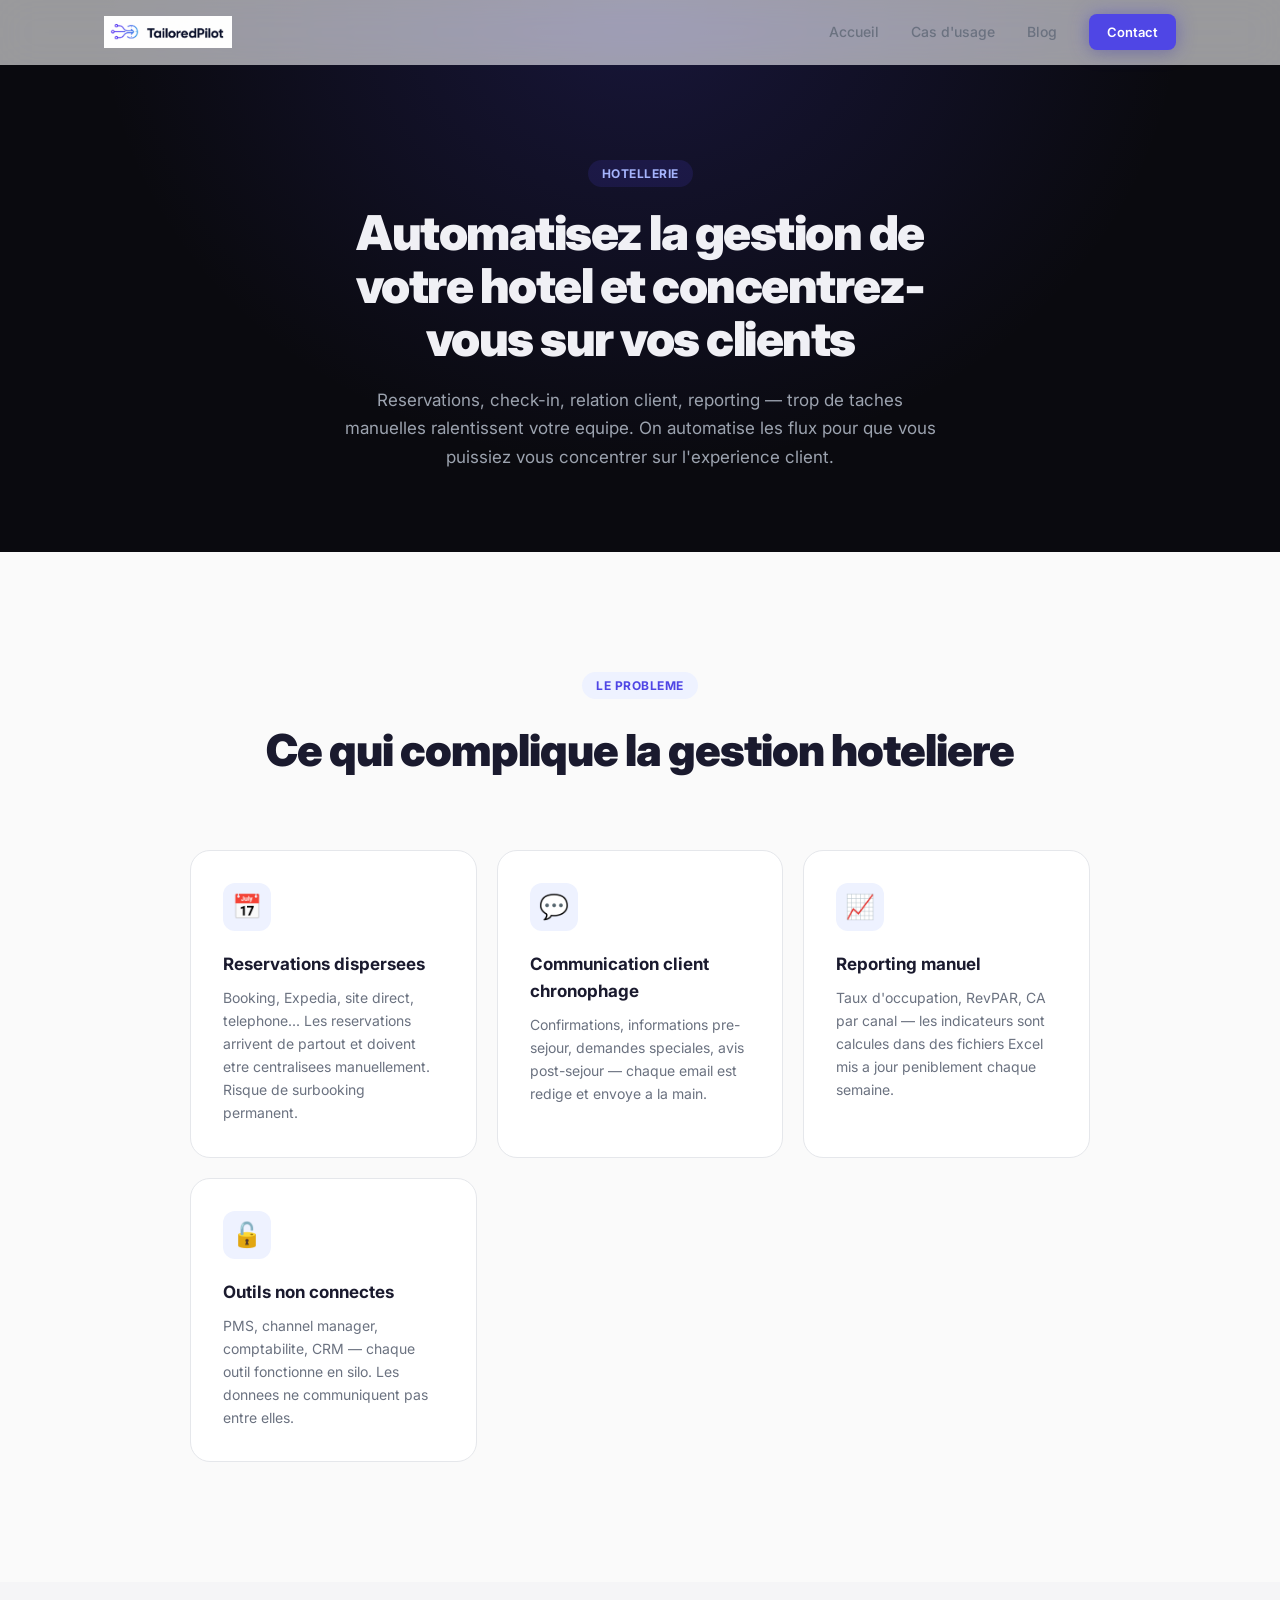
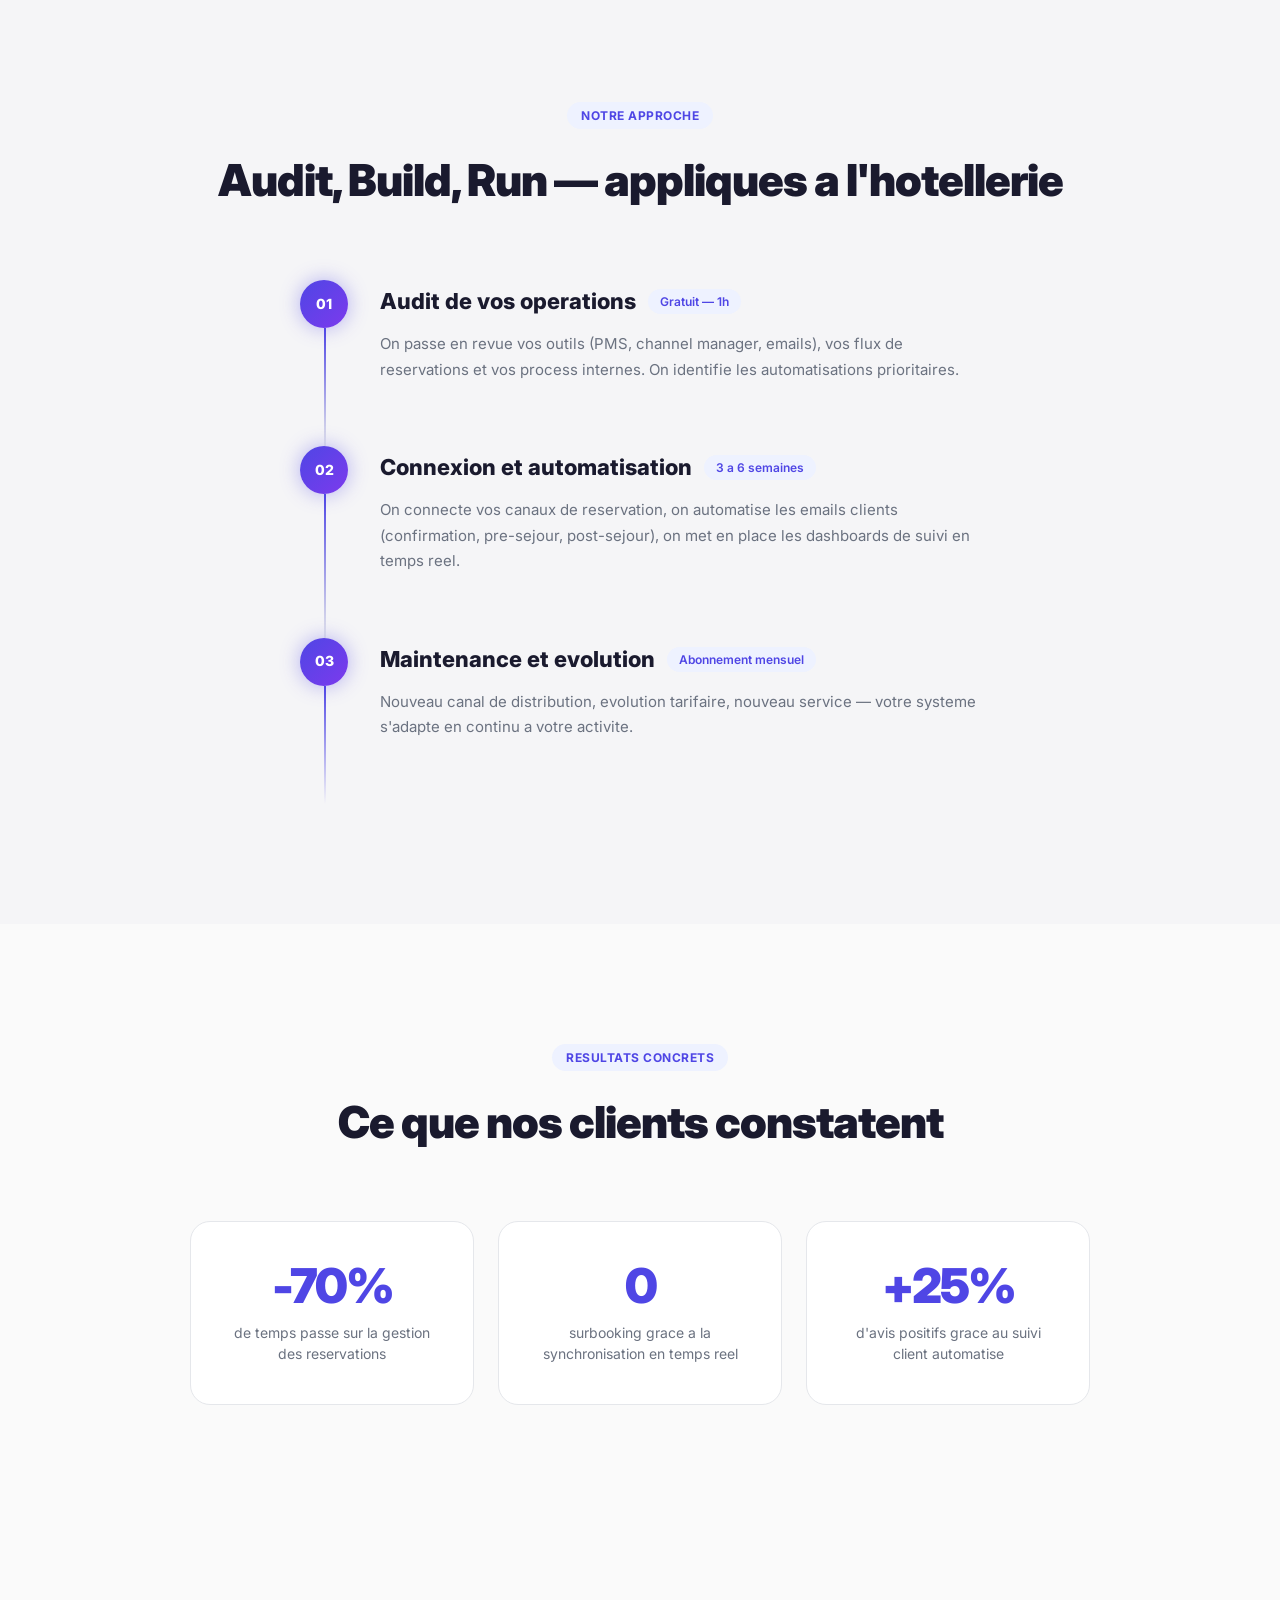
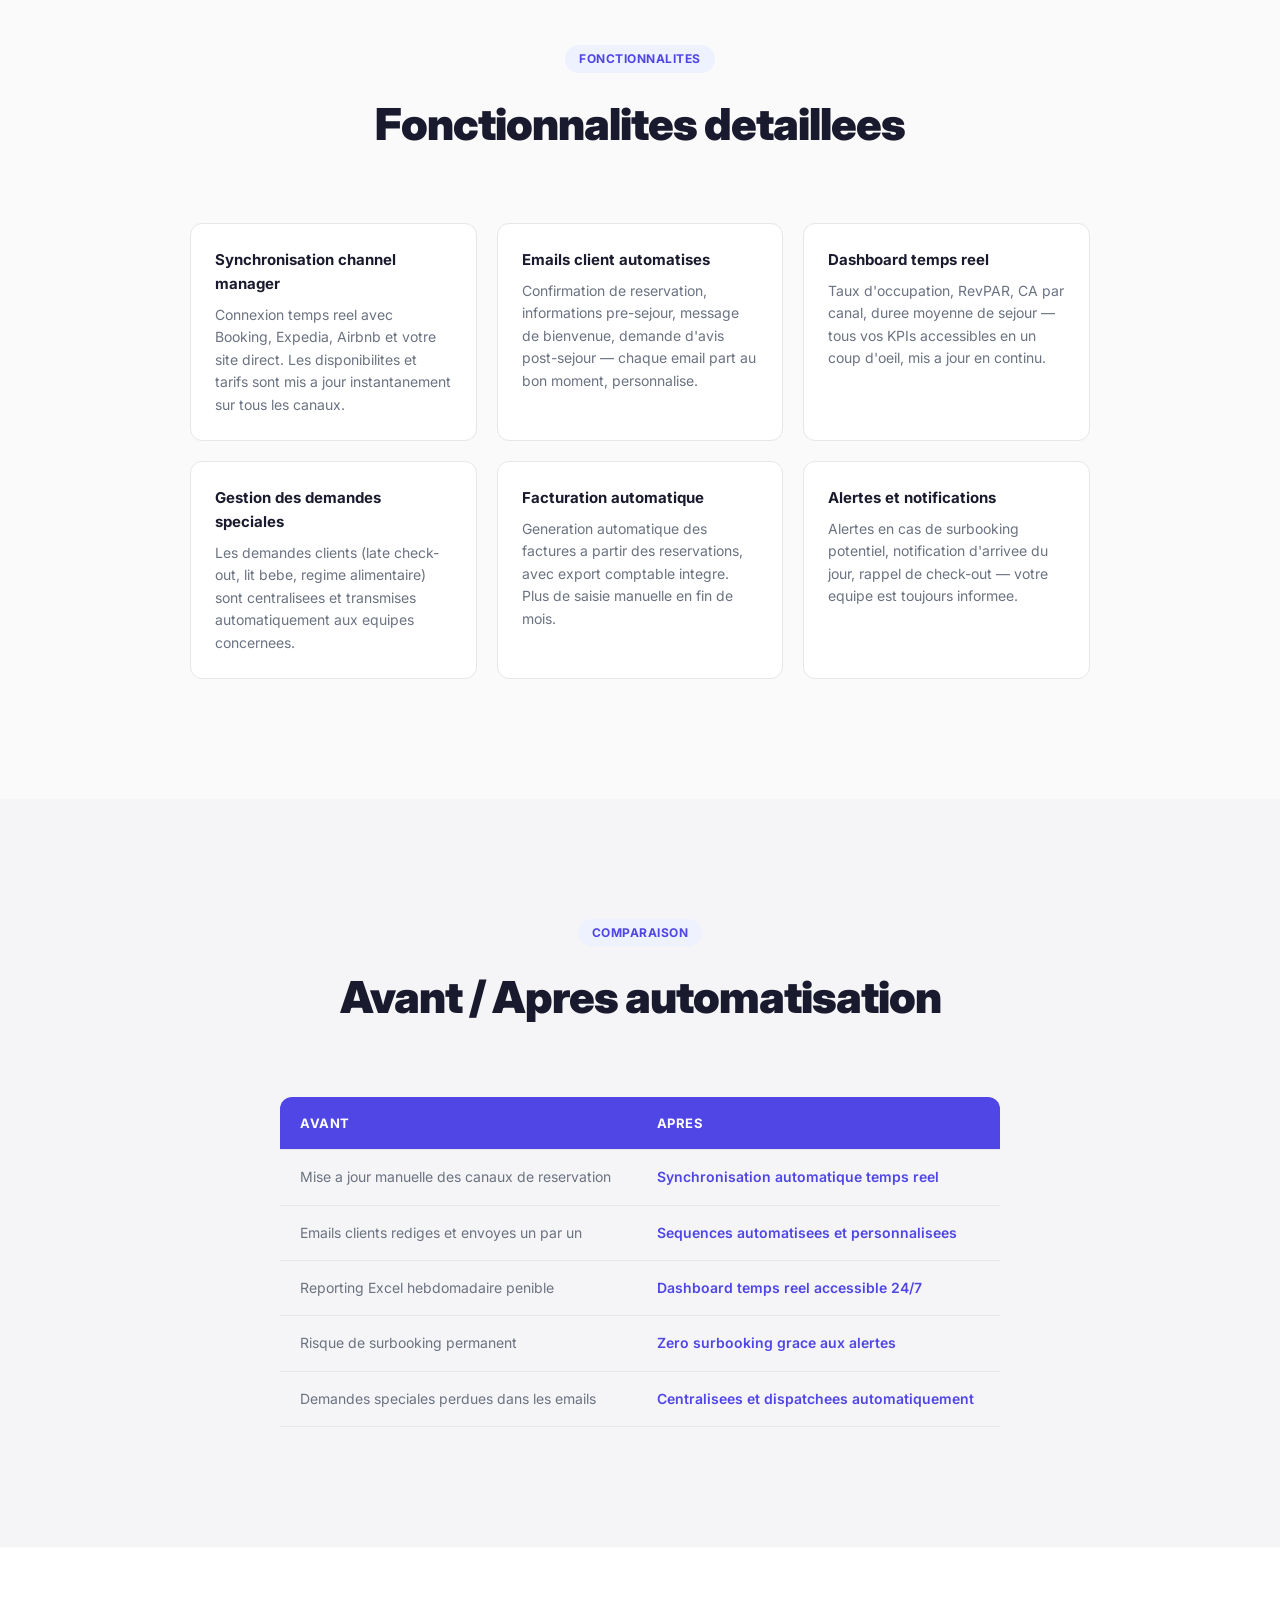
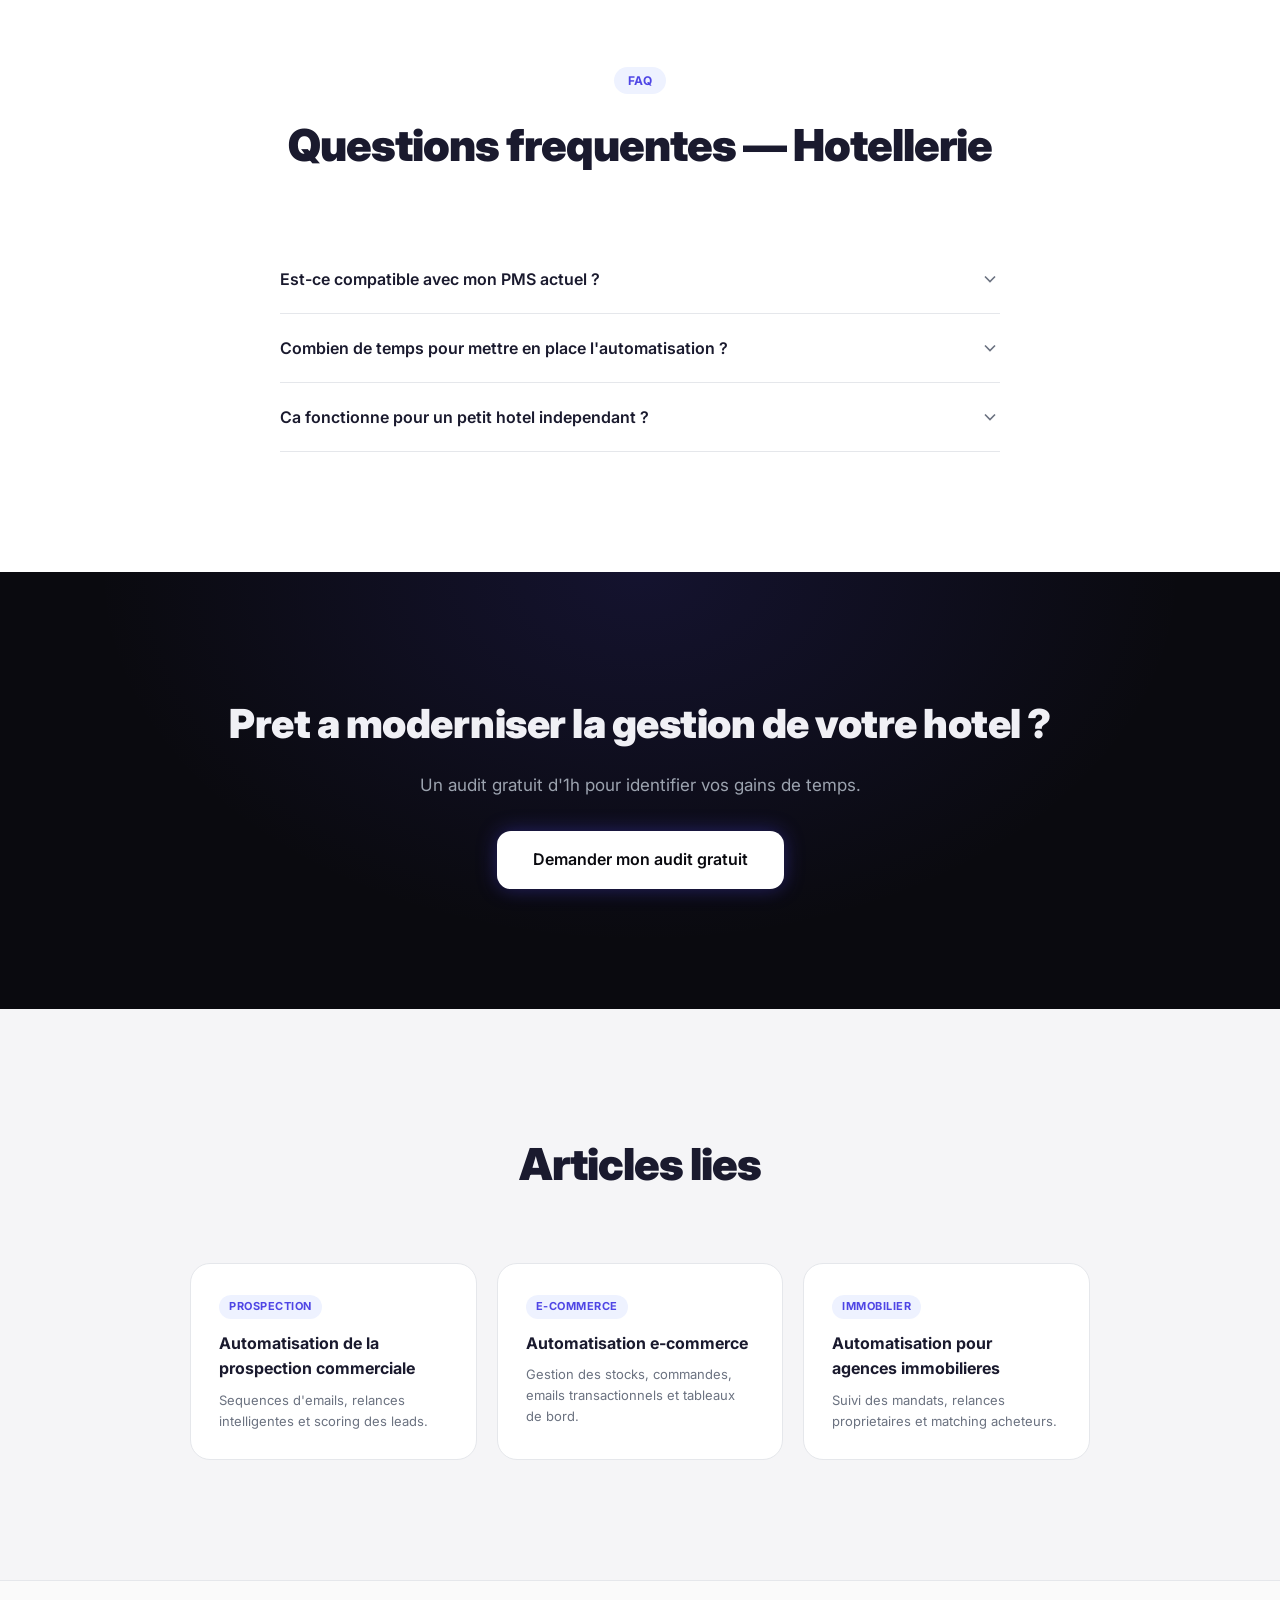
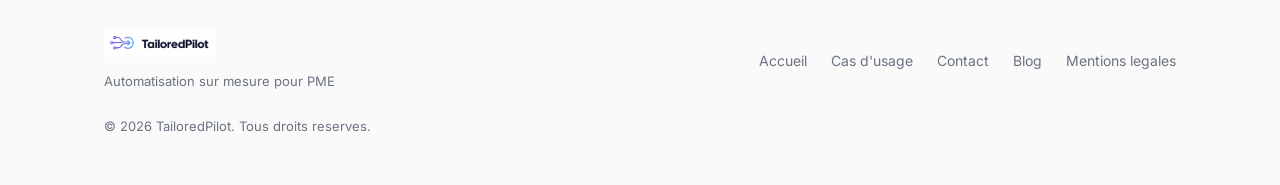
<file: cas/automatisation-hotellerie.html>
<!DOCTYPE html>
<html lang="fr">
<head>
  <meta charset="UTF-8">
  <meta name="viewport" content="width=device-width, initial-scale=1.0">
  <title>Automatisation hotellerie gestion | TailoredPilot</title>
  <meta name="description" content="Automatisez la gestion de votre hotel : suivi des reservations, relation client, reporting automatique et synchronisation channel manager.">
  <meta property="og:title" content="Automatisation hotellerie gestion | TailoredPilot">
  <meta property="og:description" content="Automatisez la gestion de votre hotel : suivi des reservations, relation client, reporting automatique et synchronisation channel manager.">
  <meta property="og:type" content="article">
  <meta property="og:url" content="https://tailoredpilot.com/cas/automatisation-hotellerie.html">
  <meta property="og:image" content="https://tailoredpilot.com/og-image.png">
  <meta property="og:locale" content="fr_FR">
  <meta property="og:site_name" content="TailoredPilot">
  <link rel="canonical" href="https://tailoredpilot.com/cas/automatisation-hotellerie.html">
  <meta name="robots" content="index, follow">
  <link rel="icon" href="../logo-icon.png" type="image/png">
  <link rel="preconnect" href="https://fonts.googleapis.com">
  <link rel="preconnect" href="https://fonts.gstatic.com" crossorigin>
  <link href="https://fonts.googleapis.com/css2?family=Inter:wght@400;500;600;700;800;900&display=swap" rel="stylesheet">
  <link rel="stylesheet" href="../style.css">
  <script type="application/ld+json">
  {
    "@context": "https://schema.org",
    "@type": "Article",
    "headline": "Automatisation de la gestion hoteliere",
    "description": "Automatisez la gestion de votre hotel : suivi des reservations, relation client, reporting automatique et synchronisation channel manager.",
    "author": { "@type": "Organization", "name": "TailoredPilot" },
    "publisher": { "@type": "Organization", "name": "TailoredPilot", "url": "https://tailoredpilot.com" },
    "datePublished": "2026-04-23",
    "dateModified": "2026-04-27",
    "mainEntityOfPage": "https://tailoredpilot.com/cas/automatisation-hotellerie.html"
  }
  </script>
  <script type="application/ld+json">
  {"@context":"https://schema.org","@type":"BreadcrumbList","itemListElement":[{"@type":"ListItem","position":1,"name":"Accueil","item":"https://tailoredpilot.com/"},{"@type":"ListItem","position":2,"name":"Cas d'usage","item":"https://tailoredpilot.com/#cas"},{"@type":"ListItem","position":3,"name":"Hotellerie"}]}
  </script>
</head>
<body>

  <nav class="nav" id="nav">
    <div class="container nav-inner">
      <a href="../index.html" class="logo">
        <img src="../logo-full.png" alt="TailoredPilot" class="logo-img">
      </a>
      <div class="nav-links" id="navLinks">
        <a href="../index.html">Accueil</a>
        <a href="../index.html#cas">Cas d'usage</a>
        <a href="../blog/">Blog</a>
        <a href="../index.html#contact" class="btn btn-sm btn-glow">Contact</a>
      </div>
      <button class="menu-toggle" id="menuToggle" aria-label="Menu">
        <span></span><span></span><span></span>
      </button>
    </div>
  </nav>

  <header class="article-hero">
    <div class="container article-hero-content">
      <div class="article-tag">Hotellerie</div>
      <h1>Automatisez la gestion de votre hotel et concentrez-vous sur vos clients</h1>
      <p>Reservations, check-in, relation client, reporting — trop de taches manuelles ralentissent votre equipe. On automatise les flux pour que vous puissiez vous concentrer sur l'experience client.</p>
    </div>
  </header>

  <section class="section article-problem">
    <div class="container">
      <div class="section-header">
        <div class="section-tag">Le probleme</div>
        <h2>Ce qui complique la gestion hoteliere</h2>
      </div>
      <div class="pain-grid">
        <div class="pain-card">
          <div class="pain-icon-wrap"><div class="pain-icon">&#128197;</div></div>
          <h3>Reservations dispersees</h3>
          <p>Booking, Expedia, site direct, telephone... Les reservations arrivent de partout et doivent etre centralisees manuellement. Risque de surbooking permanent.</p>
        </div>
        <div class="pain-card">
          <div class="pain-icon-wrap"><div class="pain-icon">&#128172;</div></div>
          <h3>Communication client chronophage</h3>
          <p>Confirmations, informations pre-sejour, demandes speciales, avis post-sejour — chaque email est redige et envoye a la main.</p>
        </div>
        <div class="pain-card">
          <div class="pain-icon-wrap"><div class="pain-icon">&#128200;</div></div>
          <h3>Reporting manuel</h3>
          <p>Taux d'occupation, RevPAR, CA par canal — les indicateurs sont calcules dans des fichiers Excel mis a jour peniblement chaque semaine.</p>
        </div>
        <div class="pain-card">
          <div class="pain-icon-wrap"><div class="pain-icon">&#128275;</div></div>
          <h3>Outils non connectes</h3>
          <p>PMS, channel manager, comptabilite, CRM — chaque outil fonctionne en silo. Les donnees ne communiquent pas entre elles.</p>
        </div>
      </div>
    </div>
  </section>

  <section class="section bg-light article-solution">
    <div class="container">
      <div class="section-header">
        <div class="section-tag">Notre approche</div>
        <h2>Audit, Build, Run — appliques a l'hotellerie</h2>
      </div>
      <div class="steps">
        <div class="step">
          <div class="step-line"></div>
          <div class="step-dot"><div class="step-dot-inner">01</div></div>
          <div class="step-content">
            <div class="step-header">
              <h3>Audit de vos operations</h3>
              <div class="step-tag">Gratuit — 1h</div>
            </div>
            <p>On passe en revue vos outils (PMS, channel manager, emails), vos flux de reservations et vos process internes. On identifie les automatisations prioritaires.</p>
          </div>
        </div>
        <div class="step">
          <div class="step-line"></div>
          <div class="step-dot"><div class="step-dot-inner">02</div></div>
          <div class="step-content">
            <div class="step-header">
              <h3>Connexion et automatisation</h3>
              <div class="step-tag">3 a 6 semaines</div>
            </div>
            <p>On connecte vos canaux de reservation, on automatise les emails clients (confirmation, pre-sejour, post-sejour), on met en place les dashboards de suivi en temps reel.</p>
          </div>
        </div>
        <div class="step">
          <div class="step-line step-line-last"></div>
          <div class="step-dot"><div class="step-dot-inner">03</div></div>
          <div class="step-content">
            <div class="step-header">
              <h3>Maintenance et evolution</h3>
              <div class="step-tag">Abonnement mensuel</div>
            </div>
            <p>Nouveau canal de distribution, evolution tarifaire, nouveau service — votre systeme s'adapte en continu a votre activite.</p>
          </div>
        </div>
      </div>
    </div>
  </section>

  <section class="section article-results">
    <div class="container">
      <div class="section-header">
        <div class="section-tag">Resultats concrets</div>
        <h2>Ce que nos clients constatent</h2>
      </div>
      <div class="results-grid">
        <div class="result-card">
          <div class="result-number">-70%</div>
          <div class="result-label">de temps passe sur la gestion des reservations</div>
        </div>
        <div class="result-card">
          <div class="result-number">0</div>
          <div class="result-label">surbooking grace a la synchronisation en temps reel</div>
        </div>
        <div class="result-card">
          <div class="result-number">+25%</div>
          <div class="result-label">d'avis positifs grace au suivi client automatise</div>
        </div>
      </div>
    </div>
  </section>

  <section class="section">
    <div class="container">
      <div class="section-header">
        <div class="section-tag">Fonctionnalites</div>
        <h2>Fonctionnalites detaillees</h2>
      </div>
      <div class="features-detail-grid">
        <div class="feature-detail-card">
          <h4>Synchronisation channel manager</h4>
          <p>Connexion temps reel avec Booking, Expedia, Airbnb et votre site direct. Les disponibilites et tarifs sont mis a jour instantanement sur tous les canaux.</p>
        </div>
        <div class="feature-detail-card">
          <h4>Emails client automatises</h4>
          <p>Confirmation de reservation, informations pre-sejour, message de bienvenue, demande d'avis post-sejour — chaque email part au bon moment, personnalise.</p>
        </div>
        <div class="feature-detail-card">
          <h4>Dashboard temps reel</h4>
          <p>Taux d'occupation, RevPAR, CA par canal, duree moyenne de sejour — tous vos KPIs accessibles en un coup d'oeil, mis a jour en continu.</p>
        </div>
        <div class="feature-detail-card">
          <h4>Gestion des demandes speciales</h4>
          <p>Les demandes clients (late check-out, lit bebe, regime alimentaire) sont centralisees et transmises automatiquement aux equipes concernees.</p>
        </div>
        <div class="feature-detail-card">
          <h4>Facturation automatique</h4>
          <p>Generation automatique des factures a partir des reservations, avec export comptable integre. Plus de saisie manuelle en fin de mois.</p>
        </div>
        <div class="feature-detail-card">
          <h4>Alertes et notifications</h4>
          <p>Alertes en cas de surbooking potentiel, notification d'arrivee du jour, rappel de check-out — votre equipe est toujours informee.</p>
        </div>
      </div>
    </div>
  </section>

  <section class="section bg-light">
    <div class="container">
      <div class="section-header">
        <div class="section-tag">Comparaison</div>
        <h2>Avant / Apres automatisation</h2>
      </div>
      <table class="comparison-table">
        <tr><th>Avant</th><th>Apres</th></tr>
        <tr><td>Mise a jour manuelle des canaux de reservation</td><td>Synchronisation automatique temps reel</td></tr>
        <tr><td>Emails clients rediges et envoyes un par un</td><td>Sequences automatisees et personnalisees</td></tr>
        <tr><td>Reporting Excel hebdomadaire penible</td><td>Dashboard temps reel accessible 24/7</td></tr>
        <tr><td>Risque de surbooking permanent</td><td>Zero surbooking grace aux alertes</td></tr>
        <tr><td>Demandes speciales perdues dans les emails</td><td>Centralisees et dispatchees automatiquement</td></tr>
      </table>
    </div>
  </section>

  <section class="section faq-section">
    <div class="container">
      <div class="section-header">
        <div class="section-tag">FAQ</div>
        <h2>Questions frequentes — Hotellerie</h2>
      </div>
      <div class="faq-list">
        <div class="faq-item">
          <button class="faq-question" aria-expanded="false">
            <span>Est-ce compatible avec mon PMS actuel ?</span>
            <svg class="faq-chevron" width="20" height="20" fill="none" stroke="currentColor" stroke-width="2" viewBox="0 0 24 24"><path d="M6 9l6 6 6-6"/></svg>
          </button>
          <div class="faq-answer"><p>Oui. On se connecte aux principaux PMS du marche (Opera, Mews, Cloudbeds, etc.) via leurs APIs. Si votre PMS n'a pas d'API, on trouve une solution alternative.</p></div>
        </div>
        <div class="faq-item">
          <button class="faq-question" aria-expanded="false">
            <span>Combien de temps pour mettre en place l'automatisation ?</span>
            <svg class="faq-chevron" width="20" height="20" fill="none" stroke="currentColor" stroke-width="2" viewBox="0 0 24 24"><path d="M6 9l6 6 6-6"/></svg>
          </button>
          <div class="faq-answer"><p>Comptez 3 a 6 semaines entre l'audit et la mise en production. On commence par les automatisations a fort impact puis on ajoute les modules complementaires.</p></div>
        </div>
        <div class="faq-item">
          <button class="faq-question" aria-expanded="false">
            <span>Ca fonctionne pour un petit hotel independant ?</span>
            <svg class="faq-chevron" width="20" height="20" fill="none" stroke="currentColor" stroke-width="2" viewBox="0 0 24 24"><path d="M6 9l6 6 6-6"/></svg>
          </button>
          <div class="faq-answer"><p>Absolument. Nos solutions sont concues pour les etablissements independants, de 10 a 80 chambres. Le tarif s'adapte a la taille.</p></div>
        </div>
      </div>
    </div>
  </section>

  <section class="section bg-dark article-cta">
    <div class="container" style="text-align:center;position:relative;z-index:1;">
      <h2 style="font-size:clamp(28px,4vw,40px);font-weight:900;letter-spacing:-.5px;margin-bottom:16px;">Pret a moderniser la gestion de votre hotel ?</h2>
      <p style="font-size:17px;color:#9ca3af;margin-bottom:32px;max-width:500px;margin-left:auto;margin-right:auto;">Un audit gratuit d'1h pour identifier vos gains de temps.</p>
      <a href="../index.html#contact" class="btn btn-lg btn-white btn-glow">Demander mon audit gratuit</a>
    </div>
  </section>

  <section class="section bg-light article-related">
    <div class="container">
      <div class="section-header">
        <h2>Articles lies</h2>
      </div>
      <div class="related-grid">
        <a href="automatisation-prospection-commerciale.html" class="related-card">
          <div class="related-tag">Prospection</div>
          <h3>Automatisation de la prospection commerciale</h3>
          <p>Sequences d'emails, relances intelligentes et scoring des leads.</p>
        </a>
        <a href="automatisation-e-commerce.html" class="related-card">
          <div class="related-tag">E-commerce</div>
          <h3>Automatisation e-commerce</h3>
          <p>Gestion des stocks, commandes, emails transactionnels et tableaux de bord.</p>
        </a>
        <a href="automatisation-agence-immobiliere.html" class="related-card">
          <div class="related-tag">Immobilier</div>
          <h3>Automatisation pour agences immobilieres</h3>
          <p>Suivi des mandats, relances proprietaires et matching acheteurs.</p>
        </a>
      </div>
    </div>
  </section>

  <footer class="footer">
    <div class="container footer-inner">
      <div class="footer-brand">
        <img src="../logo-full.png" alt="TailoredPilot" class="footer-logo">
        <p>Automatisation sur mesure pour PME</p>
      </div>
      <div class="footer-links">
        <a href="../index.html">Accueil</a>
        <a href="../index.html#cas">Cas d'usage</a>
        <a href="../index.html#contact">Contact</a>
        <a href="../blog/">Blog</a>
        <a href="../mentions-legales.html">Mentions legales</a>
      </div>
      <div class="footer-copy">&copy; 2026 TailoredPilot. Tous droits reserves.</div>
    </div>
  </footer>

  <script>
    window.addEventListener('scroll', () => {
      document.getElementById('nav').classList.toggle('nav-scrolled', window.scrollY > 50);
    });
    document.getElementById('menuToggle').addEventListener('click', () => {
      document.getElementById('navLinks').classList.toggle('open');
      document.getElementById('menuToggle').classList.toggle('active');
    });
    document.querySelectorAll('.faq-question').forEach(btn => {
      btn.addEventListener('click', () => {
        const item = btn.parentElement;
        const isOpen = item.classList.contains('faq-open');
        document.querySelectorAll('.faq-item.faq-open').forEach(i => i.classList.remove('faq-open'));
        if (!isOpen) item.classList.add('faq-open');
      });
    });
  </script>

</body>
</html>
</file>
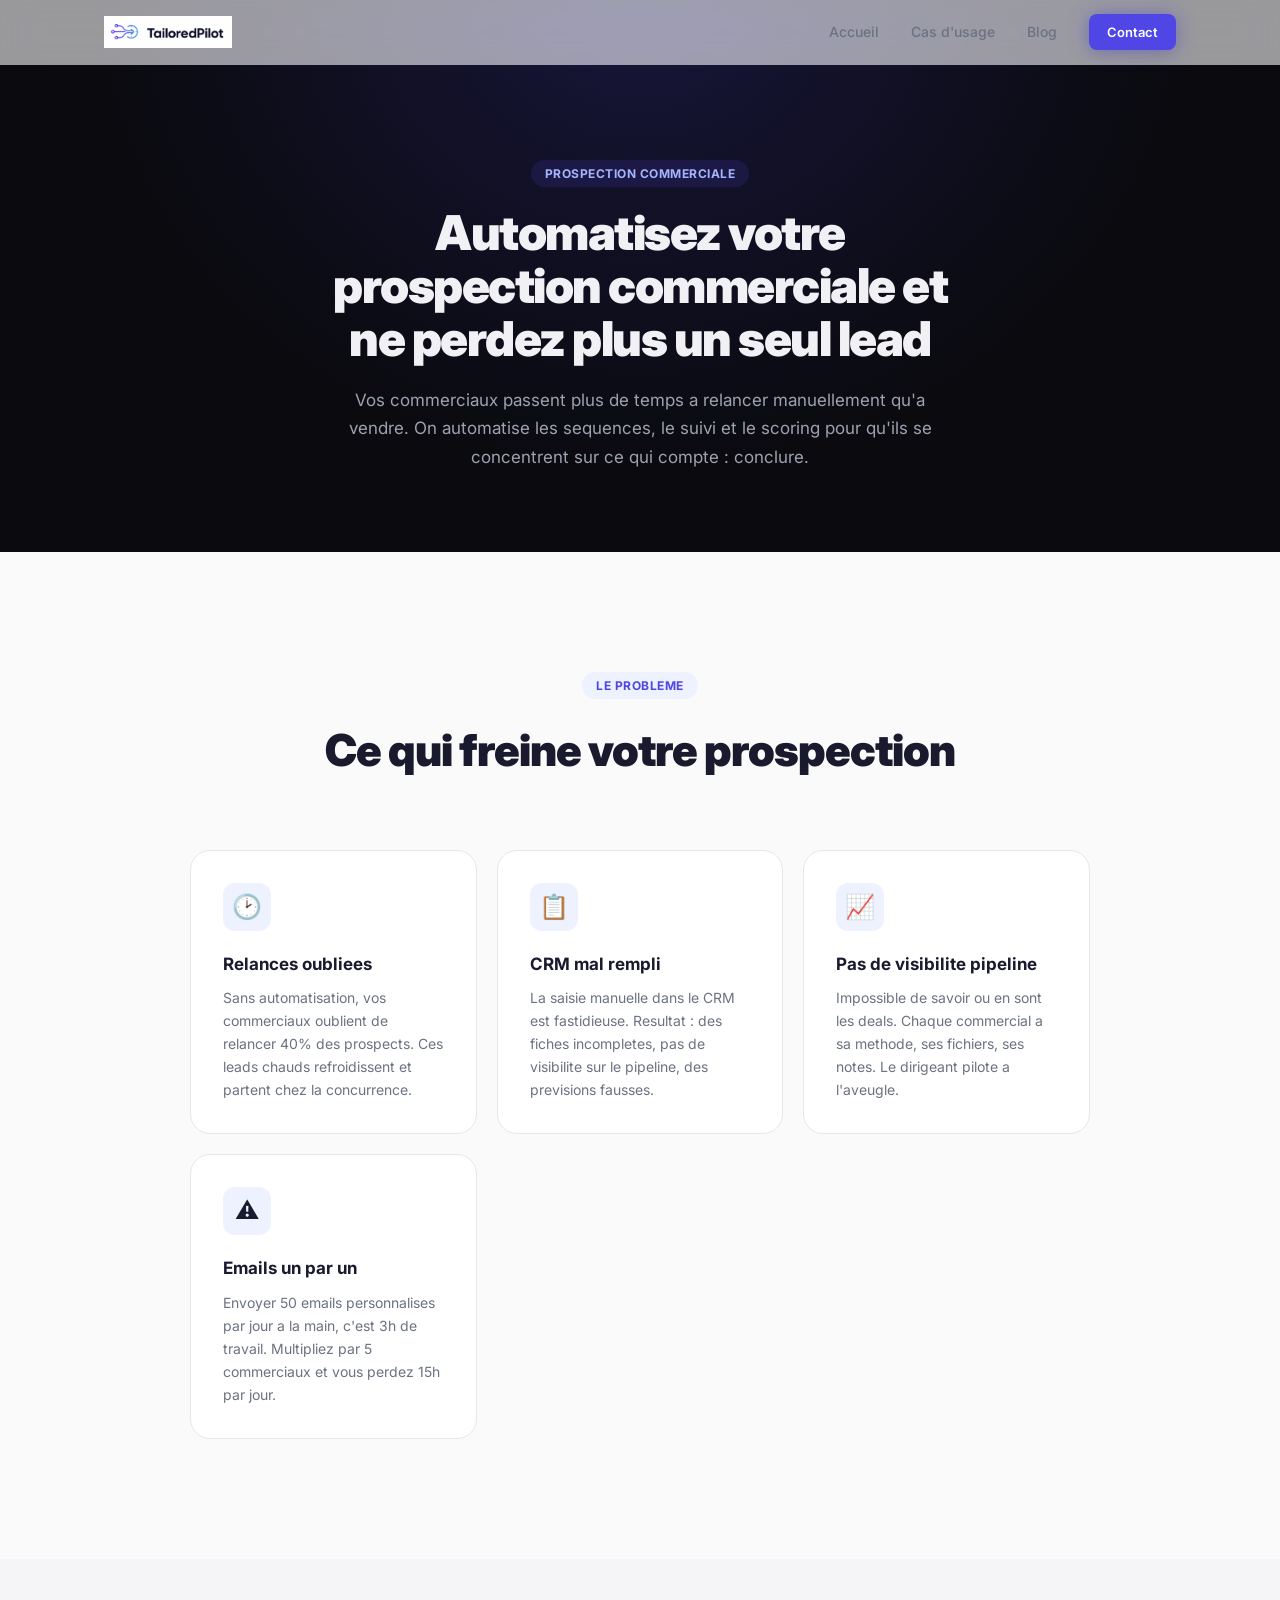
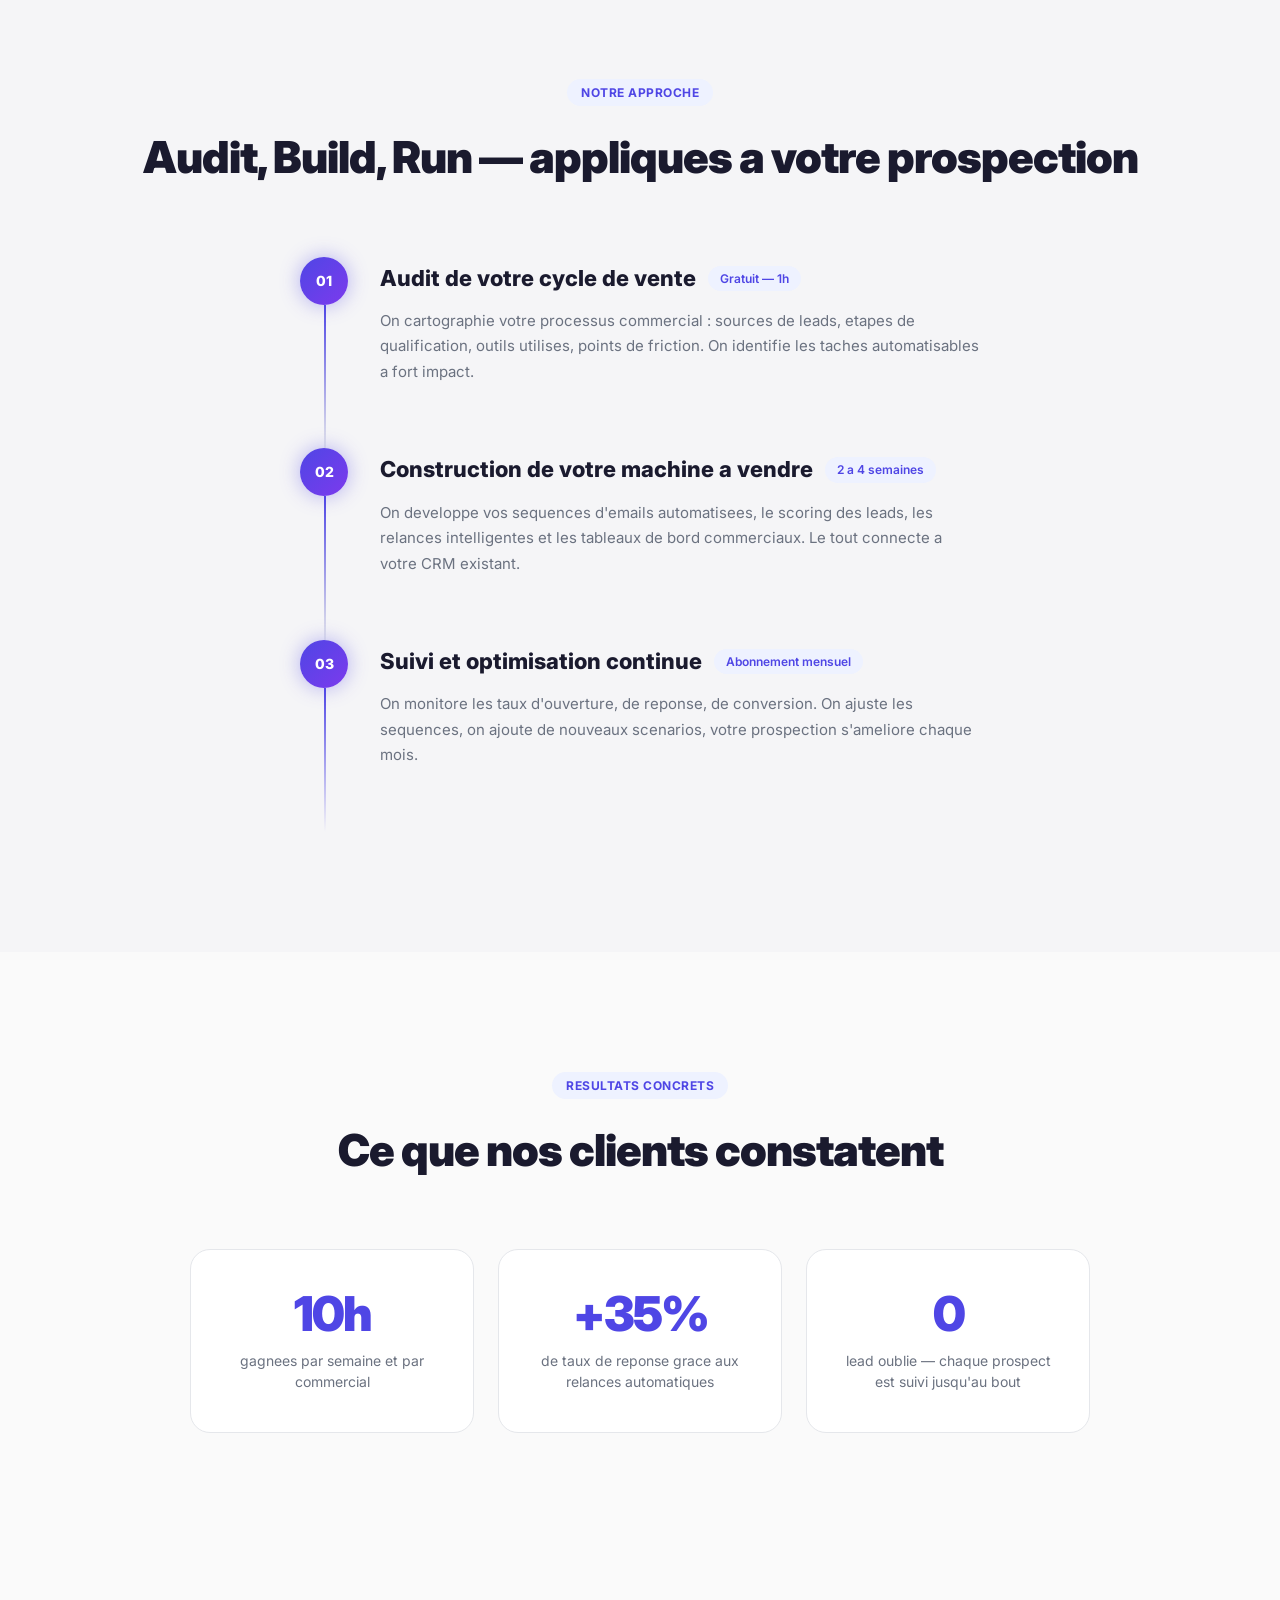
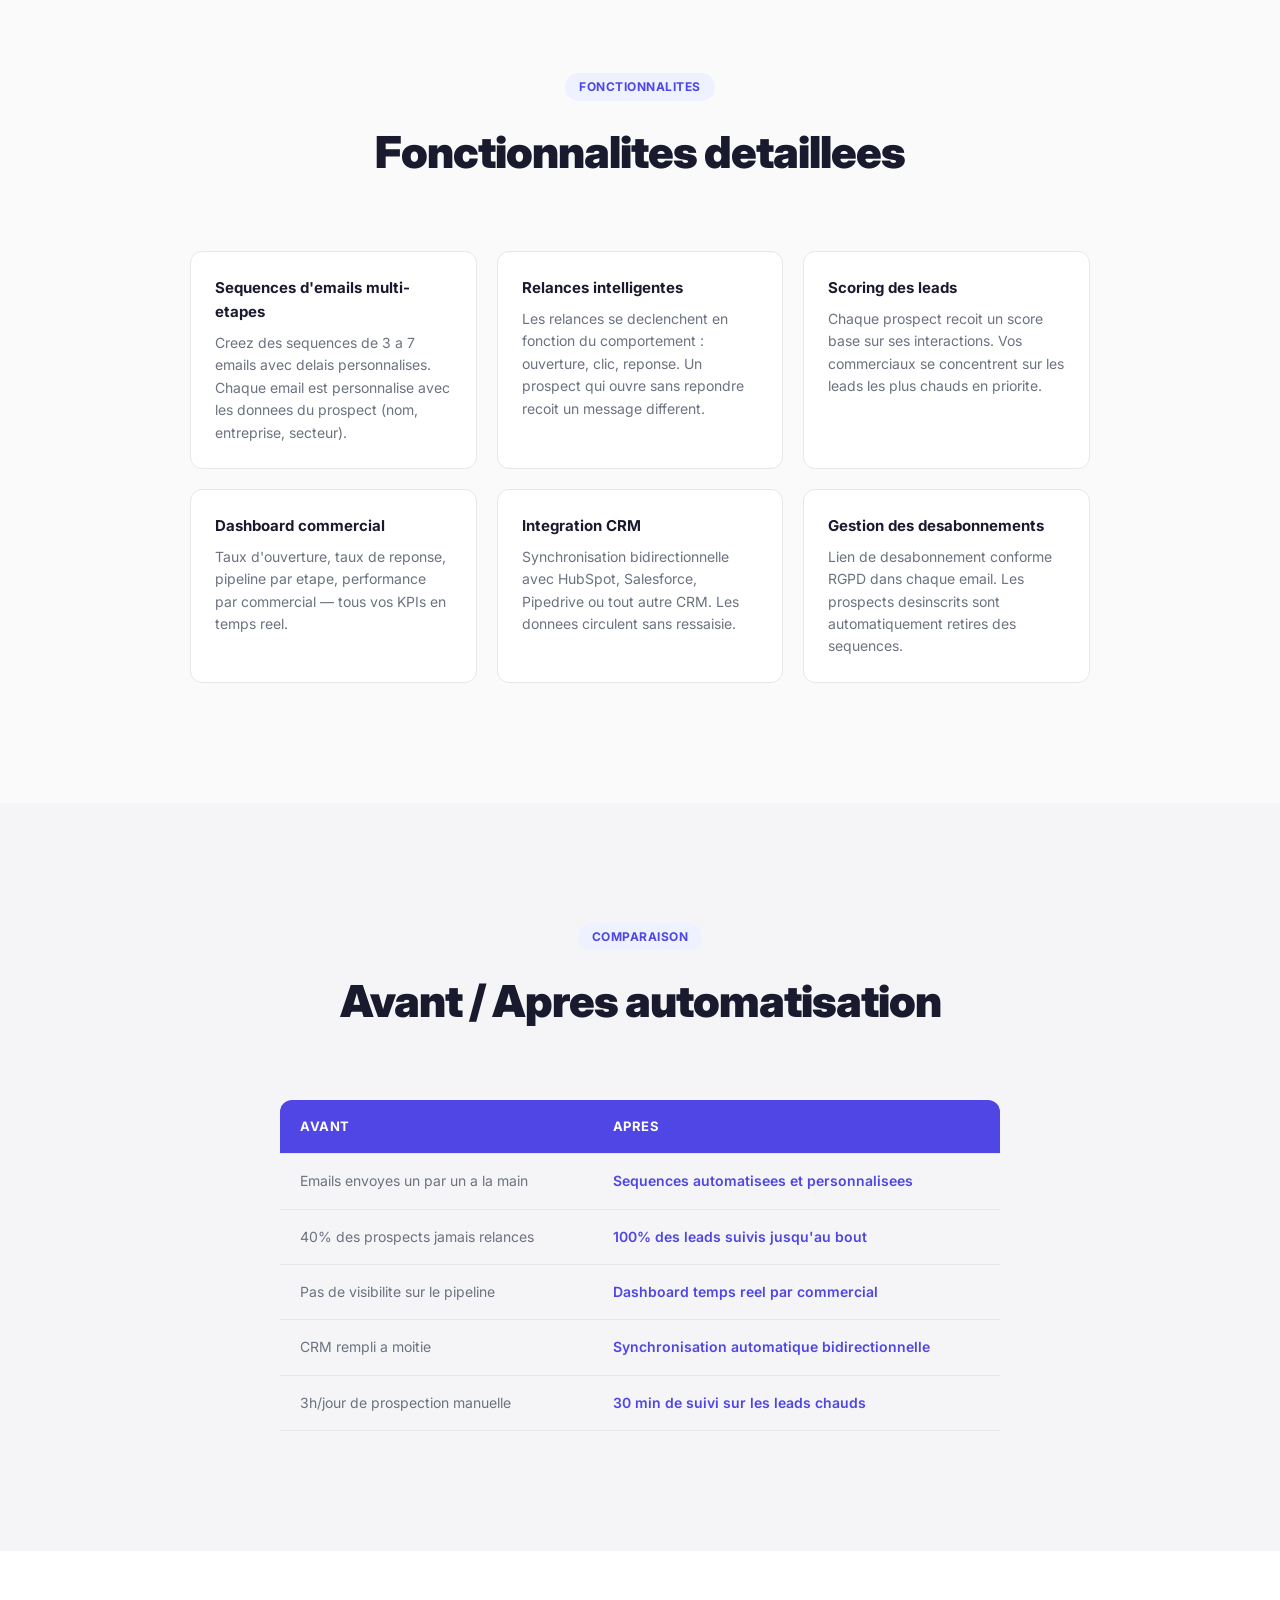
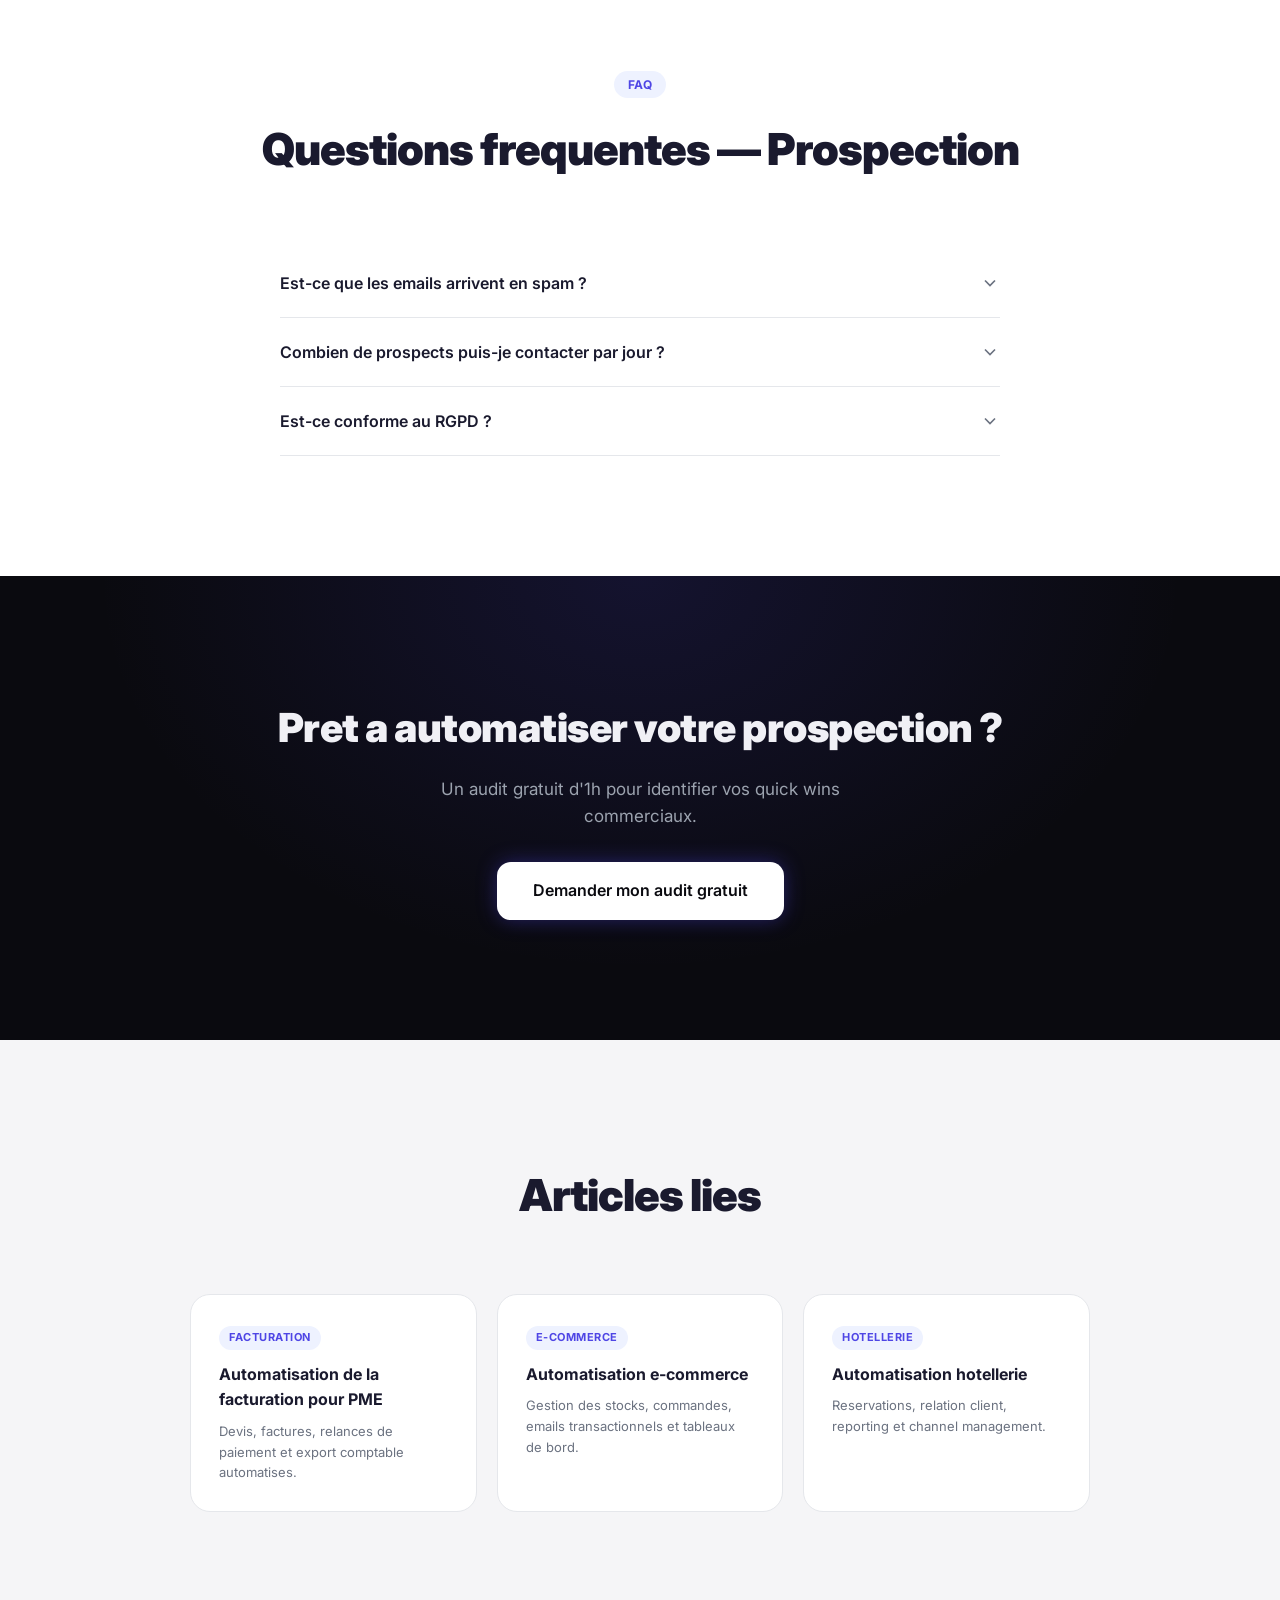
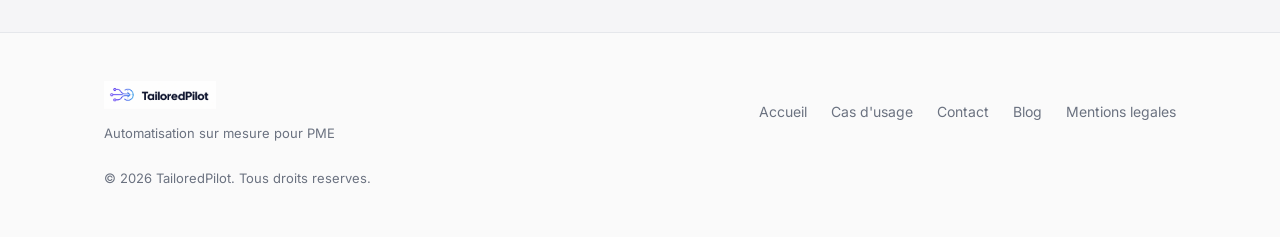
<file: cas/automatisation-prospection-commerciale.html>
<!DOCTYPE html>
<html lang="fr">
<head>
  <meta charset="UTF-8">
  <meta name="viewport" content="width=device-width, initial-scale=1.0">
  <title>Automatisation prospection commerciale PME | TailoredPilot</title>
  <meta name="description" content="Automatisez votre prospection commerciale : sequences d'emails, relances automatiques, suivi pipeline et scoring des leads. Gagnez 10h par semaine.">
  <meta property="og:title" content="Automatisation prospection commerciale PME | TailoredPilot">
  <meta property="og:description" content="Automatisez votre prospection commerciale : sequences d'emails, relances automatiques, suivi pipeline et scoring des leads.">
  <meta property="og:type" content="article">
  <meta property="og:url" content="https://tailoredpilot.com/cas/automatisation-prospection-commerciale.html">
  <meta property="og:image" content="https://tailoredpilot.com/og-image.png">
  <meta property="og:locale" content="fr_FR">
  <meta property="og:site_name" content="TailoredPilot">
  <link rel="canonical" href="https://tailoredpilot.com/cas/automatisation-prospection-commerciale.html">
  <meta name="robots" content="index, follow">
  <link rel="icon" href="../logo-icon.png" type="image/png">
  <link rel="preconnect" href="https://fonts.googleapis.com">
  <link rel="preconnect" href="https://fonts.gstatic.com" crossorigin>
  <link href="https://fonts.googleapis.com/css2?family=Inter:wght@400;500;600;700;800;900&display=swap" rel="stylesheet">
  <link rel="stylesheet" href="../style.css">
  <script type="application/ld+json">
  {
    "@context": "https://schema.org",
    "@type": "Article",
    "headline": "Automatisation de la prospection commerciale pour PME",
    "description": "Automatisez votre prospection commerciale : sequences d'emails, relances automatiques, suivi pipeline et scoring des leads.",
    "author": { "@type": "Organization", "name": "TailoredPilot" },
    "publisher": { "@type": "Organization", "name": "TailoredPilot", "url": "https://tailoredpilot.com" },
    "datePublished": "2026-04-23",
    "dateModified": "2026-04-27",
    "mainEntityOfPage": "https://tailoredpilot.com/cas/automatisation-prospection-commerciale.html"
  }
  </script>
  <script type="application/ld+json">
  {"@context":"https://schema.org","@type":"BreadcrumbList","itemListElement":[{"@type":"ListItem","position":1,"name":"Accueil","item":"https://tailoredpilot.com/"},{"@type":"ListItem","position":2,"name":"Cas d'usage","item":"https://tailoredpilot.com/#cas"},{"@type":"ListItem","position":3,"name":"Prospection commerciale"}]}
  </script>
</head>
<body>

  <nav class="nav" id="nav">
    <div class="container nav-inner">
      <a href="../index.html" class="logo">
        <img src="../logo-full.png" alt="TailoredPilot" class="logo-img">
      </a>
      <div class="nav-links" id="navLinks">
        <a href="../index.html">Accueil</a>
        <a href="../index.html#cas">Cas d'usage</a>
        <a href="../blog/">Blog</a>
        <a href="../index.html#contact" class="btn btn-sm btn-glow">Contact</a>
      </div>
      <button class="menu-toggle" id="menuToggle" aria-label="Menu">
        <span></span><span></span><span></span>
      </button>
    </div>
  </nav>

  <header class="article-hero">
    <div class="container article-hero-content">
      <div class="article-tag">Prospection commerciale</div>
      <h1>Automatisez votre prospection commerciale et ne perdez plus un seul lead</h1>
      <p>Vos commerciaux passent plus de temps a relancer manuellement qu'a vendre. On automatise les sequences, le suivi et le scoring pour qu'ils se concentrent sur ce qui compte : conclure.</p>
    </div>
  </header>

  <section class="section article-problem">
    <div class="container">
      <div class="section-header">
        <div class="section-tag">Le probleme</div>
        <h2>Ce qui freine votre prospection</h2>
      </div>
      <div class="pain-grid">
        <div class="pain-card">
          <div class="pain-icon-wrap"><div class="pain-icon">&#128337;</div></div>
          <h3>Relances oubliees</h3>
          <p>Sans automatisation, vos commerciaux oublient de relancer 40% des prospects. Ces leads chauds refroidissent et partent chez la concurrence.</p>
        </div>
        <div class="pain-card">
          <div class="pain-icon-wrap"><div class="pain-icon">&#128203;</div></div>
          <h3>CRM mal rempli</h3>
          <p>La saisie manuelle dans le CRM est fastidieuse. Resultat : des fiches incompletes, pas de visibilite sur le pipeline, des previsions fausses.</p>
        </div>
        <div class="pain-card">
          <div class="pain-icon-wrap"><div class="pain-icon">&#128200;</div></div>
          <h3>Pas de visibilite pipeline</h3>
          <p>Impossible de savoir ou en sont les deals. Chaque commercial a sa methode, ses fichiers, ses notes. Le dirigeant pilote a l'aveugle.</p>
        </div>
        <div class="pain-card">
          <div class="pain-icon-wrap"><div class="pain-icon">&#9888;&#65039;</div></div>
          <h3>Emails un par un</h3>
          <p>Envoyer 50 emails personnalises par jour a la main, c'est 3h de travail. Multipliez par 5 commerciaux et vous perdez 15h par jour.</p>
        </div>
      </div>
    </div>
  </section>

  <section class="section bg-light article-solution">
    <div class="container">
      <div class="section-header">
        <div class="section-tag">Notre approche</div>
        <h2>Audit, Build, Run — appliques a votre prospection</h2>
      </div>
      <div class="steps">
        <div class="step">
          <div class="step-line"></div>
          <div class="step-dot"><div class="step-dot-inner">01</div></div>
          <div class="step-content">
            <div class="step-header">
              <h3>Audit de votre cycle de vente</h3>
              <div class="step-tag">Gratuit — 1h</div>
            </div>
            <p>On cartographie votre processus commercial : sources de leads, etapes de qualification, outils utilises, points de friction. On identifie les taches automatisables a fort impact.</p>
          </div>
        </div>
        <div class="step">
          <div class="step-line"></div>
          <div class="step-dot"><div class="step-dot-inner">02</div></div>
          <div class="step-content">
            <div class="step-header">
              <h3>Construction de votre machine a vendre</h3>
              <div class="step-tag">2 a 4 semaines</div>
            </div>
            <p>On developpe vos sequences d'emails automatisees, le scoring des leads, les relances intelligentes et les tableaux de bord commerciaux. Le tout connecte a votre CRM existant.</p>
          </div>
        </div>
        <div class="step">
          <div class="step-line step-line-last"></div>
          <div class="step-dot"><div class="step-dot-inner">03</div></div>
          <div class="step-content">
            <div class="step-header">
              <h3>Suivi et optimisation continue</h3>
              <div class="step-tag">Abonnement mensuel</div>
            </div>
            <p>On monitore les taux d'ouverture, de reponse, de conversion. On ajuste les sequences, on ajoute de nouveaux scenarios, votre prospection s'ameliore chaque mois.</p>
          </div>
        </div>
      </div>
    </div>
  </section>

  <section class="section article-results">
    <div class="container">
      <div class="section-header">
        <div class="section-tag">Resultats concrets</div>
        <h2>Ce que nos clients constatent</h2>
      </div>
      <div class="results-grid">
        <div class="result-card">
          <div class="result-number">10h</div>
          <div class="result-label">gagnees par semaine et par commercial</div>
        </div>
        <div class="result-card">
          <div class="result-number">+35%</div>
          <div class="result-label">de taux de reponse grace aux relances automatiques</div>
        </div>
        <div class="result-card">
          <div class="result-number">0</div>
          <div class="result-label">lead oublie — chaque prospect est suivi jusqu'au bout</div>
        </div>
      </div>
    </div>
  </section>

  <section class="section">
    <div class="container">
      <div class="section-header">
        <div class="section-tag">Fonctionnalites</div>
        <h2>Fonctionnalites detaillees</h2>
      </div>
      <div class="features-detail-grid">
        <div class="feature-detail-card">
          <h4>Sequences d'emails multi-etapes</h4>
          <p>Creez des sequences de 3 a 7 emails avec delais personnalises. Chaque email est personnalise avec les donnees du prospect (nom, entreprise, secteur).</p>
        </div>
        <div class="feature-detail-card">
          <h4>Relances intelligentes</h4>
          <p>Les relances se declenchent en fonction du comportement : ouverture, clic, reponse. Un prospect qui ouvre sans repondre recoit un message different.</p>
        </div>
        <div class="feature-detail-card">
          <h4>Scoring des leads</h4>
          <p>Chaque prospect recoit un score base sur ses interactions. Vos commerciaux se concentrent sur les leads les plus chauds en priorite.</p>
        </div>
        <div class="feature-detail-card">
          <h4>Dashboard commercial</h4>
          <p>Taux d'ouverture, taux de reponse, pipeline par etape, performance par commercial — tous vos KPIs en temps reel.</p>
        </div>
        <div class="feature-detail-card">
          <h4>Integration CRM</h4>
          <p>Synchronisation bidirectionnelle avec HubSpot, Salesforce, Pipedrive ou tout autre CRM. Les donnees circulent sans ressaisie.</p>
        </div>
        <div class="feature-detail-card">
          <h4>Gestion des desabonnements</h4>
          <p>Lien de desabonnement conforme RGPD dans chaque email. Les prospects desinscrits sont automatiquement retires des sequences.</p>
        </div>
      </div>
    </div>
  </section>

  <section class="section bg-light">
    <div class="container">
      <div class="section-header">
        <div class="section-tag">Comparaison</div>
        <h2>Avant / Apres automatisation</h2>
      </div>
      <table class="comparison-table">
        <tr><th>Avant</th><th>Apres</th></tr>
        <tr><td>Emails envoyes un par un a la main</td><td>Sequences automatisees et personnalisees</td></tr>
        <tr><td>40% des prospects jamais relances</td><td>100% des leads suivis jusqu'au bout</td></tr>
        <tr><td>Pas de visibilite sur le pipeline</td><td>Dashboard temps reel par commercial</td></tr>
        <tr><td>CRM rempli a moitie</td><td>Synchronisation automatique bidirectionnelle</td></tr>
        <tr><td>3h/jour de prospection manuelle</td><td>30 min de suivi sur les leads chauds</td></tr>
      </table>
    </div>
  </section>

  <section class="section faq-section">
    <div class="container">
      <div class="section-header">
        <div class="section-tag">FAQ</div>
        <h2>Questions frequentes — Prospection</h2>
      </div>
      <div class="faq-list">
        <div class="faq-item">
          <button class="faq-question" aria-expanded="false">
            <span>Est-ce que les emails arrivent en spam ?</span>
            <svg class="faq-chevron" width="20" height="20" fill="none" stroke="currentColor" stroke-width="2" viewBox="0 0 24 24"><path d="M6 9l6 6 6-6"/></svg>
          </button>
          <div class="faq-answer"><p>Non. On configure SPF, DKIM et DMARC sur votre domaine. Les envois sont espaces et personnalises pour maximiser la delivrabilite. Taux d'arrivee en inbox superieur a 95%.</p></div>
        </div>
        <div class="faq-item">
          <button class="faq-question" aria-expanded="false">
            <span>Combien de prospects puis-je contacter par jour ?</span>
            <svg class="faq-chevron" width="20" height="20" fill="none" stroke="currentColor" stroke-width="2" viewBox="0 0 24 24"><path d="M6 9l6 6 6-6"/></svg>
          </button>
          <div class="faq-answer"><p>On recommande 50 a 100 nouveaux prospects par jour et par adresse email pour maintenir une bonne delivrabilite. Avec plusieurs adresses, vous pouvez scaler facilement.</p></div>
        </div>
        <div class="faq-item">
          <button class="faq-question" aria-expanded="false">
            <span>Est-ce conforme au RGPD ?</span>
            <svg class="faq-chevron" width="20" height="20" fill="none" stroke="currentColor" stroke-width="2" viewBox="0 0 24 24"><path d="M6 9l6 6 6-6"/></svg>
          </button>
          <div class="faq-answer"><p>Oui. Chaque email contient un lien de desabonnement. Les donnees sont hebergees en France. On respecte le cadre de l'interet legitime en B2B conformement au RGPD.</p></div>
        </div>
      </div>
    </div>
  </section>

  <section class="section bg-dark article-cta">
    <div class="container" style="text-align:center;position:relative;z-index:1;">
      <h2 style="font-size:clamp(28px,4vw,40px);font-weight:900;letter-spacing:-.5px;margin-bottom:16px;">Pret a automatiser votre prospection ?</h2>
      <p style="font-size:17px;color:#9ca3af;margin-bottom:32px;max-width:500px;margin-left:auto;margin-right:auto;">Un audit gratuit d'1h pour identifier vos quick wins commerciaux.</p>
      <a href="../index.html#contact" class="btn btn-lg btn-white btn-glow">Demander mon audit gratuit</a>
    </div>
  </section>

  <section class="section bg-light article-related">
    <div class="container">
      <div class="section-header">
        <h2>Articles lies</h2>
      </div>
      <div class="related-grid">
        <a href="automatisation-facturation-pme.html" class="related-card">
          <div class="related-tag">Facturation</div>
          <h3>Automatisation de la facturation pour PME</h3>
          <p>Devis, factures, relances de paiement et export comptable automatises.</p>
        </a>
        <a href="automatisation-e-commerce.html" class="related-card">
          <div class="related-tag">E-commerce</div>
          <h3>Automatisation e-commerce</h3>
          <p>Gestion des stocks, commandes, emails transactionnels et tableaux de bord.</p>
        </a>
        <a href="automatisation-hotellerie.html" class="related-card">
          <div class="related-tag">Hotellerie</div>
          <h3>Automatisation hotellerie</h3>
          <p>Reservations, relation client, reporting et channel management.</p>
        </a>
      </div>
    </div>
  </section>

  <footer class="footer">
    <div class="container footer-inner">
      <div class="footer-brand">
        <img src="../logo-full.png" alt="TailoredPilot" class="footer-logo">
        <p>Automatisation sur mesure pour PME</p>
      </div>
      <div class="footer-links">
        <a href="../index.html">Accueil</a>
        <a href="../index.html#cas">Cas d'usage</a>
        <a href="../index.html#contact">Contact</a>
        <a href="../blog/">Blog</a>
        <a href="../mentions-legales.html">Mentions legales</a>
      </div>
      <div class="footer-copy">&copy; 2026 TailoredPilot. Tous droits reserves.</div>
    </div>
  </footer>

  <script>
    window.addEventListener('scroll', () => {
      document.getElementById('nav').classList.toggle('nav-scrolled', window.scrollY > 50);
    });
    document.getElementById('menuToggle').addEventListener('click', () => {
      document.getElementById('navLinks').classList.toggle('open');
      document.getElementById('menuToggle').classList.toggle('active');
    });
    document.querySelectorAll('.faq-question').forEach(btn => {
      btn.addEventListener('click', () => {
        const item = btn.parentElement;
        const isOpen = item.classList.contains('faq-open');
        document.querySelectorAll('.faq-item.faq-open').forEach(i => i.classList.remove('faq-open'));
        if (!isOpen) item.classList.add('faq-open');
      });
    });
  </script>

</body>
</html>
</file>
<file: style.css>
/* ── Reset & Base ───────────────────────────────────────────────────────── */
*, *::before, *::after { margin: 0; padding: 0; box-sizing: border-box; }

:root {
  --bg: #fafafa;
  --bg-light: #f5f5f7;
  --bg-dark: #0a0a0f;
  --text: #1a1a2e;
  --text-light: #6b7280;
  --text-inv: #f0f0f5;
  --accent: #4f46e5;
  --accent-dark: #4338ca;
  --accent-light: #eef2ff;
  --accent-glow: rgba(79, 70, 229, .4);
  --border: #e5e7eb;
  --radius: 12px;
  --radius-lg: 20px;
  --shadow: 0 1px 3px rgba(0,0,0,.04);
  --shadow-lg: 0 20px 60px rgba(0,0,0,.08);
}

html { scroll-behavior: smooth; }

body {
  font-family: 'Inter', -apple-system, BlinkMacSystemFont, sans-serif;
  color: var(--text);
  background: var(--bg);
  line-height: 1.6;
  -webkit-font-smoothing: antialiased;
  overflow-x: hidden;
}

.container { max-width: 1120px; margin: 0 auto; padding: 0 24px; }
a { color: inherit; text-decoration: none; }
ul { list-style: none; }

/* ── Cursor glow ───────────────────────────────────────────────────────── */
.cursor-glow {
  position: fixed;
  width: 600px;
  height: 600px;
  border-radius: 50%;
  background: radial-gradient(circle, var(--accent-glow) 0%, transparent 70%);
  pointer-events: none;
  z-index: 0;
  transform: translate(-50%, -50%);
  opacity: 0;
  transition: opacity .3s;
  mix-blend-mode: screen;
}

/* ── Animations ────────────────────────────────────────────────────────── */
.anim-up, .reveal {
  opacity: 0;
  transform: translateY(32px);
  transition: opacity .7s cubic-bezier(.16,1,.3,1), transform .7s cubic-bezier(.16,1,.3,1);
}
.anim-up.revealed, .reveal.revealed { opacity: 1; transform: none; }
.anim-d1 { transition-delay: .1s; }
.anim-d2 { transition-delay: .2s; }
.anim-d3 { transition-delay: .3s; }
.anim-d4 { transition-delay: .4s; }
.anim-d5 { transition-delay: .5s; }
.reveal-d1 { transition-delay: .15s; }
.reveal-d2 { transition-delay: .3s; }
.reveal-d3 { transition-delay: .45s; }
.reveal-d4 { transition-delay: .6s; }

/* ── Buttons ───────────────────────────────────────────────────────────── */
.btn {
  display: inline-flex;
  align-items: center;
  justify-content: center;
  gap: 8px;
  padding: 10px 24px;
  border-radius: 10px;
  font-weight: 600;
  font-size: 14px;
  transition: all .25s cubic-bezier(.16,1,.3,1);
  border: none;
  cursor: pointer;
  background: var(--accent);
  color: white;
  position: relative;
}
.btn:hover { background: var(--accent-dark); transform: translateY(-2px); }
.btn:active { transform: translateY(0); }
.btn-sm { padding: 8px 18px; font-size: 13px; border-radius: 8px; }
.btn-lg { padding: 16px 36px; font-size: 16px; border-radius: 14px; }
.btn-ghost {
  background: transparent;
  color: var(--text);
  border: 1.5px solid var(--border);
}
.btn-ghost:hover { background: white; border-color: #cbd5e1; box-shadow: var(--shadow-lg); }
.btn-white { background: white; color: var(--bg-dark); }
.btn-white:hover { background: #f1f5f9; }
.btn-glow { box-shadow: 0 0 20px var(--accent-glow), 0 4px 16px rgba(0,0,0,.1); }
.btn-glow:hover { box-shadow: 0 0 32px var(--accent-glow), 0 8px 24px rgba(0,0,0,.15); }

/* ── Nav ───────────────────────────────────────────────────────────────── */
.nav {
  position: fixed;
  top: 0;
  left: 0;
  right: 0;
  z-index: 100;
  background: rgba(250,250,250,.6);
  backdrop-filter: blur(20px) saturate(180%);
  -webkit-backdrop-filter: blur(20px) saturate(180%);
  border-bottom: 1px solid transparent;
  transition: all .3s;
}
.nav-scrolled {
  background: rgba(250,250,250,.92);
  border-bottom-color: var(--border);
  box-shadow: 0 1px 12px rgba(0,0,0,.04);
}
.nav-inner {
  display: flex;
  align-items: center;
  justify-content: space-between;
  height: 64px;
}
.logo {
  font-weight: 800;
  font-size: 20px;
  letter-spacing: -.5px;
  display: flex;
  align-items: center;
  gap: 10px;
}
.logo-img {
  height: 32px;
  width: auto;
}
.footer-logo-icon {
  height: 24px;
  width: auto;
}
.footer-logo {
  height: 28px;
  width: auto;
}
.logo-diamond {
  width: 20px;
  height: 20px;
  background: linear-gradient(135deg, var(--accent), #7c3aed);
  transform: rotate(45deg);
  border-radius: 4px;
}
.logo-diamond-sm {
  width: 16px;
  height: 16px;
}
.nav-links {
  display: flex;
  align-items: center;
  gap: 32px;
  font-size: 14px;
  font-weight: 500;
  color: var(--text-light);
}
.nav-links a { transition: color .2s; }
.nav-links a:hover { color: var(--text); }

.menu-toggle {
  display: none;
  flex-direction: column;
  gap: 5px;
  background: none;
  border: none;
  cursor: pointer;
  padding: 4px;
  z-index: 101;
}
.menu-toggle span {
  width: 22px;
  height: 2px;
  background: var(--text);
  border-radius: 2px;
  transition: all .3s;
}
.menu-toggle.active span:nth-child(1) { transform: translateY(7px) rotate(45deg); }
.menu-toggle.active span:nth-child(2) { opacity: 0; }
.menu-toggle.active span:nth-child(3) { transform: translateY(-7px) rotate(-45deg); }

/* ── Hero ──────────────────────────────────────────────────────────────── */
.hero {
  position: relative;
  padding: 160px 0 120px;
  text-align: center;
  overflow: hidden;
  min-height: 100vh;
  display: flex;
  align-items: center;
}
.hero-bg {
  position: absolute;
  inset: 0;
  overflow: hidden;
}
.hero-orb {
  position: absolute;
  border-radius: 50%;
  filter: blur(80px);
  opacity: .35;
  animation: float 20s ease-in-out infinite;
}
.hero-orb-1 {
  width: 600px; height: 600px;
  background: #4f46e5;
  top: -200px; right: -100px;
}
.hero-orb-2 {
  width: 500px; height: 500px;
  background: #7c3aed;
  bottom: -150px; left: -100px;
  animation-delay: -7s;
}
.hero-orb-3 {
  width: 400px; height: 400px;
  background: #06b6d4;
  top: 50%; left: 50%;
  transform: translate(-50%, -50%);
  animation-delay: -14s;
  opacity: .15;
}
@keyframes float {
  0%, 100% { transform: translate(0, 0) scale(1); }
  33% { transform: translate(30px, -30px) scale(1.05); }
  66% { transform: translate(-20px, 20px) scale(.95); }
}
.hero-grid {
  position: absolute;
  inset: 0;
  background-image:
    linear-gradient(rgba(79,70,229,.04) 1px, transparent 1px),
    linear-gradient(90deg, rgba(79,70,229,.04) 1px, transparent 1px);
  background-size: 60px 60px;
  mask-image: radial-gradient(ellipse at center, black 30%, transparent 70%);
  -webkit-mask-image: radial-gradient(ellipse at center, black 30%, transparent 70%);
}

.hero-content { position: relative; z-index: 1; }

.hero-badge {
  display: inline-flex;
  align-items: center;
  gap: 8px;
  padding: 8px 20px;
  background: white;
  border: 1px solid var(--border);
  font-size: 13px;
  font-weight: 600;
  border-radius: 100px;
  margin-bottom: 32px;
  box-shadow: var(--shadow);
  color: var(--text);
}
.badge-dot {
  width: 8px;
  height: 8px;
  background: #22c55e;
  border-radius: 50%;
  animation: pulse-dot 2s ease-in-out infinite;
}
@keyframes pulse-dot {
  0%, 100% { opacity: 1; box-shadow: 0 0 0 0 rgba(34,197,94,.4); }
  50% { opacity: .7; box-shadow: 0 0 0 6px rgba(34,197,94,0); }
}

.hero h1 {
  font-size: clamp(40px, 7vw, 72px);
  font-weight: 900;
  line-height: 1.05;
  letter-spacing: -2px;
  margin-bottom: 28px;
}
.highlight {
  background: linear-gradient(135deg, #4f46e5 0%, #7c3aed 50%, #06b6d4 100%);
  -webkit-background-clip: text;
  -webkit-text-fill-color: transparent;
  background-clip: text;
}
.hero-sub {
  font-size: 19px;
  color: var(--text-light);
  max-width: 600px;
  margin: 0 auto 44px;
  line-height: 1.7;
}
.hero-actions {
  display: flex;
  gap: 16px;
  justify-content: center;
  flex-wrap: wrap;
  margin-bottom: 72px;
}
.hero-proof {
  display: flex;
  justify-content: center;
  align-items: center;
  gap: 48px;
  flex-wrap: wrap;
  background: white;
  border: 1px solid var(--border);
  border-radius: 16px;
  padding: 28px 40px;
  box-shadow: var(--shadow);
  max-width: 560px;
  margin: 0 auto;
}
.proof-item { text-align: center; }
.proof-item strong {
  display: block;
  font-size: 32px;
  font-weight: 900;
  color: var(--accent);
  letter-spacing: -1px;
}
.proof-item span {
  font-size: 13px;
  color: var(--text-light);
  font-weight: 500;
}
.proof-sep {
  width: 1px;
  height: 40px;
  background: var(--border);
}

.hero-scroll {
  position: absolute;
  bottom: 32px;
  left: 50%;
  transform: translateX(-50%);
}
.scroll-line {
  width: 1px;
  height: 48px;
  background: linear-gradient(to bottom, var(--accent), transparent);
  animation: scroll-anim 2s ease-in-out infinite;
}
@keyframes scroll-anim {
  0% { opacity: 0; transform: scaleY(0); transform-origin: top; }
  50% { opacity: 1; transform: scaleY(1); transform-origin: top; }
  100% { opacity: 0; transform: scaleY(1); transform-origin: bottom; }
}

/* ── Section ───────────────────────────────────────────────────────────── */
.section { padding: 120px 0; }
.bg-light { background: var(--bg-light); }
.bg-dark {
  background: var(--bg-dark);
  color: var(--text-inv);
  position: relative;
}
.bg-dark::before {
  content: '';
  position: absolute;
  inset: 0;
  background: radial-gradient(ellipse at 50% 0%, rgba(79,70,229,.15) 0%, transparent 60%);
  pointer-events: none;
}

.section-header { text-align: center; margin-bottom: 64px; }
.section-tag {
  display: inline-block;
  padding: 4px 14px;
  background: var(--accent-light);
  color: var(--accent);
  font-size: 12px;
  font-weight: 700;
  border-radius: 100px;
  letter-spacing: .5px;
  text-transform: uppercase;
  margin-bottom: 16px;
}
.section-tag-dark {
  background: rgba(79,70,229,.15);
  color: #a5b4fc;
}
.section-header h2 {
  font-size: clamp(30px, 4.5vw, 44px);
  font-weight: 900;
  letter-spacing: -1px;
  margin-bottom: 16px;
}
.section-header p {
  font-size: 17px;
  color: var(--text-light);
  max-width: 520px;
  margin: 0 auto;
}
.bg-dark .section-header p { color: #9ca3af; }

/* ── Pain grid ─────────────────────────────────────────────────────────── */
.pain-grid {
  display: grid;
  grid-template-columns: repeat(auto-fit, minmax(250px, 1fr));
  gap: 20px;
}
.pain-card {
  background: white;
  border-radius: var(--radius-lg);
  padding: 32px;
  border: 1px solid var(--border);
  transition: all .3s cubic-bezier(.16,1,.3,1);
  position: relative;
  overflow: hidden;
}
.pain-card::before {
  content: '';
  position: absolute;
  inset: 0;
  background: linear-gradient(135deg, rgba(79,70,229,.03) 0%, transparent 60%);
  opacity: 0;
  transition: opacity .3s;
}
.pain-card:hover { box-shadow: var(--shadow-lg); transform: translateY(-4px); }
.pain-card:hover::before { opacity: 1; }
.pain-icon-wrap {
  width: 48px;
  height: 48px;
  background: var(--accent-light);
  border-radius: 12px;
  display: flex;
  align-items: center;
  justify-content: center;
  margin-bottom: 20px;
}
.pain-icon { font-size: 24px; line-height: 1; }
.pain-card h3 { font-size: 17px; font-weight: 700; margin-bottom: 8px; }
.pain-card p { font-size: 14px; color: var(--text-light); line-height: 1.65; position: relative; }

/* ── Steps ─────────────────────────────────────────────────────────────── */
.steps {
  display: flex;
  flex-direction: column;
  gap: 0;
  max-width: 680px;
  margin: 0 auto;
}
.step {
  display: flex;
  gap: 32px;
  align-items: flex-start;
  position: relative;
  padding-bottom: 48px;
}
.step-line {
  position: absolute;
  left: 24px;
  top: 48px;
  bottom: 0;
  width: 2px;
  background: linear-gradient(to bottom, var(--accent), var(--border));
}
.step-line-last { background: linear-gradient(to bottom, var(--accent), transparent); }
.step-dot {
  flex-shrink: 0;
  width: 48px;
  height: 48px;
  border-radius: 50%;
  background: linear-gradient(135deg, var(--accent), #7c3aed);
  display: flex;
  align-items: center;
  justify-content: center;
  box-shadow: 0 0 20px var(--accent-glow);
  position: relative;
  z-index: 1;
}
.step-dot-inner {
  font-size: 14px;
  font-weight: 800;
  color: white;
}
.step-content { flex: 1; padding-top: 4px; }
.step-header {
  display: flex;
  align-items: center;
  gap: 12px;
  margin-bottom: 12px;
}
.step-content h3 { font-size: 22px; font-weight: 800; }
.step-tag {
  padding: 3px 12px;
  background: var(--accent-light);
  color: var(--accent);
  font-size: 12px;
  font-weight: 600;
  border-radius: 100px;
}
.step-content > p {
  font-size: 15px;
  color: var(--text-light);
  margin-bottom: 16px;
  line-height: 1.7;
}
.step-features {
  display: grid;
  grid-template-columns: 1fr 1fr;
  gap: 8px;
}
.step-feature {
  display: flex;
  align-items: center;
  gap: 8px;
  font-size: 13px;
  color: var(--text-light);
}
.step-feature svg { color: var(--accent); flex-shrink: 0; }

/* ── Marquee ───────────────────────────────────────────────────────────── */
.marquee-section {
  padding: 48px 0;
  background: white;
  border-top: 1px solid var(--border);
  border-bottom: 1px solid var(--border);
  overflow: hidden;
}
.marquee-label {
  text-align: center;
  font-size: 12px;
  font-weight: 700;
  text-transform: uppercase;
  letter-spacing: 1.5px;
  color: var(--text-light);
  margin-bottom: 24px;
}
.marquee { position: relative; }
.marquee::before, .marquee::after {
  content: '';
  position: absolute;
  top: 0;
  bottom: 0;
  width: 120px;
  z-index: 2;
}
.marquee::before { left: 0; background: linear-gradient(to right, white, transparent); }
.marquee::after { right: 0; background: linear-gradient(to left, white, transparent); }
.marquee-track {
  display: flex;
  gap: 48px;
  animation: marquee 30s linear infinite;
  width: max-content;
}
.marquee-track span {
  font-size: 16px;
  font-weight: 700;
  color: #d1d5db;
  white-space: nowrap;
  letter-spacing: -.5px;
}
@keyframes marquee {
  0% { transform: translateX(0); }
  100% { transform: translateX(-50%); }
}

/* ── Cases grid ────────────────────────────────────────────────────────── */
.cases-grid {
  display: grid;
  grid-template-columns: repeat(auto-fit, minmax(320px, 1fr));
  gap: 20px;
}
.case-card {
  background: white;
  border-radius: var(--radius-lg);
  padding: 32px;
  border: 1px solid var(--border);
  transition: all .4s cubic-bezier(.16,1,.3,1);
  cursor: pointer;
  text-decoration: none;
  color: inherit;
  position: relative;
  overflow: hidden;
}
.case-card::after {
  content: '';
  position: absolute;
  inset: 0;
  background: linear-gradient(135deg, rgba(79,70,229,.04) 0%, transparent 50%);
  opacity: 0;
  transition: opacity .3s;
}
.case-card:hover { border-color: var(--accent); box-shadow: 0 0 0 1px var(--accent), var(--shadow-lg); }
.case-card:hover::after { opacity: 1; }
.case-icon-wrap {
  width: 44px;
  height: 44px;
  background: var(--accent-light);
  border-radius: 12px;
  display: flex;
  align-items: center;
  justify-content: center;
  margin-bottom: 20px;
  transition: all .3s;
  position: relative;
  z-index: 1;
}
.case-card:hover .case-icon-wrap {
  background: var(--accent);
  color: white;
}
.case-icon-wrap svg { color: var(--accent); transition: color .3s; }
.case-card:hover .case-icon-wrap svg { color: white; }
.case-card h3 { font-size: 17px; font-weight: 700; margin-bottom: 8px; position: relative; z-index: 1; }
.case-card p { font-size: 14px; color: var(--text-light); line-height: 1.65; position: relative; z-index: 1; }
.case-card p strong { color: var(--accent); font-weight: 700; }
.pain-card p strong { color: var(--text); font-weight: 700; }
.case-arrow {
  position: absolute;
  bottom: 28px;
  right: 28px;
  font-size: 18px;
  color: var(--accent);
  opacity: 0;
  transform: translateX(-8px);
  transition: all .3s;
  z-index: 1;
}
.case-card:hover .case-arrow { opacity: 1; transform: translateX(0); }

/* ── Testimonials ──────────────────────────────────────────────────────── */
.testimonials-grid {
  display: grid;
  grid-template-columns: repeat(auto-fit, minmax(400px, 1fr));
  gap: 28px;
}
.testimonial-card {
  background: white;
  border-radius: var(--radius-lg);
  padding: 40px;
  border: 1px solid var(--border);
  position: relative;
  overflow: hidden;
  transition: all .3s cubic-bezier(.16,1,.3,1);
}
.testimonial-card::before {
  content: '';
  position: absolute;
  inset: 0;
  background: linear-gradient(135deg, rgba(79,70,229,.02) 0%, rgba(124,58,237,.02) 100%);
  pointer-events: none;
}
.testimonial-card:hover {
  border-color: var(--accent);
  box-shadow: 0 0 0 1px var(--accent), var(--shadow-lg);
  transform: translateY(-4px);
}
.testimonial-quote {
  font-size: 72px;
  font-weight: 900;
  line-height: 1;
  color: var(--accent);
  opacity: .15;
  position: absolute;
  top: 16px;
  left: 28px;
  font-family: Georgia, serif;
}
.testimonial-stars {
  display: flex;
  gap: 2px;
  margin-bottom: 20px;
  position: relative;
}
.testimonial-stars span {
  color: #f59e0b;
  font-size: 16px;
}
.testimonial-card blockquote {
  font-size: 15px;
  color: var(--text-light);
  line-height: 1.75;
  margin-bottom: 28px;
  position: relative;
  font-style: italic;
}
.testimonial-author {
  display: flex;
  align-items: center;
  gap: 14px;
  position: relative;
}
.testimonial-avatar {
  width: 48px;
  height: 48px;
  border-radius: 50%;
  display: flex;
  align-items: center;
  justify-content: center;
  color: white;
  font-weight: 800;
  font-size: 16px;
  flex-shrink: 0;
}
.testimonial-name {
  font-size: 15px;
  font-weight: 700;
  color: var(--text);
}
.testimonial-role {
  font-size: 13px;
  color: var(--text-light);
  font-weight: 500;
}
.testimonial-sector {
  font-size: 11px;
  color: var(--accent);
  font-weight: 600;
  text-transform: uppercase;
  letter-spacing: .5px;
  margin-top: 2px;
}

/* ── Pricing ───────────────────────────────────────────────────────────── */
.pricing-grid {
  display: grid;
  grid-template-columns: repeat(auto-fit, minmax(240px, 1fr));
  gap: 24px;
  align-items: start;
}
.pricing-card {
  background: white;
  border-radius: var(--radius-lg);
  padding: 40px;
  border: 1px solid var(--border);
  transition: all .3s cubic-bezier(.16,1,.3,1);
  position: relative;
}
.pricing-card:hover { box-shadow: var(--shadow-lg); transform: translateY(-4px); }
.pricing-featured {
  border-color: var(--accent);
  box-shadow: 0 0 0 1px var(--accent);
}
.pricing-featured:hover { box-shadow: 0 0 0 1px var(--accent), var(--shadow-lg), 0 0 40px var(--accent-glow); }
.pricing-badge {
  position: absolute;
  top: -12px;
  right: 24px;
  background: linear-gradient(135deg, var(--accent), #7c3aed);
  color: white;
  padding: 4px 16px;
  border-radius: 100px;
  font-size: 12px;
  font-weight: 700;
}
.pricing-label {
  font-size: 12px;
  font-weight: 700;
  text-transform: uppercase;
  letter-spacing: 1px;
  color: var(--accent);
  margin-bottom: 16px;
}
.pricing-price { font-size: 16px; color: var(--text-light); margin-bottom: 8px; }
.pricing-price strong { font-size: 40px; color: var(--text); font-weight: 900; letter-spacing: -1px; }
.pricing-price span { font-size: 16px; color: var(--text-light); }
.pricing-desc {
  font-size: 14px;
  color: var(--text-light);
  margin-bottom: 28px;
  padding-bottom: 28px;
  border-bottom: 1px solid var(--border);
}
.pricing-card ul { margin-bottom: 24px; }
.pricing-card li {
  font-size: 14px;
  color: var(--text);
  padding: 8px 0 8px 28px;
  position: relative;
}
.pricing-card li::before {
  content: '';
  position: absolute;
  left: 0;
  top: 12px;
  width: 16px;
  height: 16px;
  background: var(--accent-light);
  border-radius: 50%;
  background-image: url("data:image/svg+xml,%3Csvg width='10' height='10' fill='none' stroke='%234f46e5' viewBox='0 0 24 24' xmlns='http://www.w3.org/2000/svg'%3E%3Cpath stroke-linecap='round' stroke-linejoin='round' stroke-width='3' d='M5 13l4 4L19 7'/%3E%3C/svg%3E");
  background-repeat: no-repeat;
  background-position: center;
  background-size: 10px;
}
.pricing-note { font-size: 12px; color: var(--text-light); font-style: italic; }

/* ── Contact / CTA ─────────────────────────────────────────────────────── */
.cta-content {
  text-align: center;
  max-width: 600px;
  margin: 0 auto;
  position: relative;
  z-index: 1;
}
.cta-content h2 {
  font-size: clamp(28px, 4vw, 40px);
  font-weight: 900;
  letter-spacing: -.5px;
  margin-bottom: 16px;
}
.cta-content > p {
  font-size: 17px;
  color: #9ca3af;
  margin-bottom: 40px;
}
.cta-layout {
  display: grid;
  grid-template-columns: 1fr 1fr;
  gap: 48px;
  align-items: start;
  text-align: left;
}
.cta-info h2 {
  font-size: 28px;
  font-weight: 800;
  letter-spacing: -1px;
  margin: 12px 0 8px;
}
.cta-info > p {
  font-size: 15px;
  color: #9ca3af;
  line-height: 1.6;
  margin-bottom: 24px;
}
.cta-contact-cards {
  display: flex;
  flex-direction: column;
  gap: 12px;
  margin-bottom: 24px;
}
.cta-contact-card {
  display: flex;
  align-items: center;
  gap: 14px;
  padding: 16px 20px;
  border-radius: 14px;
  border: 1px solid rgba(255,255,255,.08);
  background: rgba(255,255,255,.04);
  text-decoration: none;
  color: white;
  transition: all .3s;
}
.cta-contact-card:hover {
  border-color: var(--accent);
  background: rgba(255,255,255,.08);
  transform: translateX(4px);
}
.cta-contact-icon {
  width: 42px;
  height: 42px;
  border-radius: 10px;
  background: var(--accent-glow);
  display: flex;
  align-items: center;
  justify-content: center;
  flex-shrink: 0;
  color: var(--accent);
}
.cta-contact-label {
  font-size: 11px;
  font-weight: 600;
  text-transform: uppercase;
  letter-spacing: .5px;
  color: #6b7280;
  margin-bottom: 2px;
}
.cta-contact-value {
  font-size: 15px;
  font-weight: 500;
}
.contact-form {
  display: flex;
  flex-direction: column;
  gap: 16px;
  text-align: left;
}
.form-group { display: flex; flex-direction: column; gap: 6px; }
.form-group label {
  font-size: 12px;
  font-weight: 600;
  color: #9ca3af;
  text-transform: uppercase;
  letter-spacing: .5px;
}
.form-row {
  display: grid;
  grid-template-columns: 1fr 1fr;
  gap: 16px;
}
.contact-form input,
.contact-form textarea {
  width: 100%;
  padding: 14px 18px;
  border-radius: 12px;
  border: 1px solid rgba(255,255,255,.1);
  background: rgba(255,255,255,.05);
  color: white;
  font-family: inherit;
  font-size: 14px;
  transition: all .25s;
}
.contact-form input::placeholder,
.contact-form textarea::placeholder { color: #4b5563; }
.contact-form input:focus,
.contact-form textarea:focus {
  outline: none;
  border-color: var(--accent);
  background: rgba(255,255,255,.08);
  box-shadow: 0 0 0 3px var(--accent-glow);
}
.contact-form .btn {
  margin-top: 8px;
  width: 100%;
  justify-content: center;
}
.cta-note {
  margin-top: 20px;
  font-size: 13px;
  color: #4b5563;
}

/* ── Footer ────────────────────────────────────────────────────────────── */
.footer {
  padding: 48px 0;
  border-top: 1px solid var(--border);
}
.footer-inner {
  display: flex;
  align-items: center;
  justify-content: space-between;
  flex-wrap: wrap;
  gap: 24px;
}
.footer-brand {
  font-weight: 800;
  font-size: 18px;
  display: flex;
  align-items: center;
  gap: 10px;
  flex-wrap: wrap;
}
.footer-brand p {
  width: 100%;
  font-size: 13px;
  font-weight: 400;
  color: var(--text-light);
  margin-top: 4px;
}
.footer-links {
  display: flex;
  gap: 24px;
  font-size: 14px;
  color: var(--text-light);
}
.footer-links a { transition: color .2s; }
.footer-links a:hover { color: var(--text); }
.footer-copy { font-size: 13px; color: var(--text-light); }

/* ── Article pages ─────────────────────────────────────────────────────── */
.article-hero {
  background: var(--bg-dark);
  color: var(--text-inv);
  padding: 160px 0 80px;
  text-align: center;
  position: relative;
}
.article-hero::before {
  content: '';
  position: absolute;
  inset: 0;
  background: radial-gradient(ellipse at 50% 0%, rgba(79,70,229,.2) 0%, transparent 60%);
  pointer-events: none;
}
.article-hero-content { position: relative; z-index: 1; max-width: 720px; margin: 0 auto; }
.article-tag {
  display: inline-block;
  padding: 4px 14px;
  background: rgba(79,70,229,.15);
  color: #a5b4fc;
  font-size: 12px;
  font-weight: 700;
  border-radius: 100px;
  letter-spacing: .5px;
  text-transform: uppercase;
  margin-bottom: 20px;
}
.article-hero h1 {
  font-size: clamp(30px, 5vw, 48px);
  font-weight: 900;
  line-height: 1.1;
  letter-spacing: -1.5px;
  margin-bottom: 20px;
}
.article-hero p {
  font-size: 17px;
  color: #9ca3af;
  line-height: 1.7;
  max-width: 600px;
  margin: 0 auto;
}

.article-problem .pain-grid,
.article-solution .steps {
  max-width: 900px;
  margin: 0 auto;
}
.article-solution .steps { max-width: 680px; }

.results-grid {
  display: grid;
  grid-template-columns: repeat(auto-fit, minmax(250px, 1fr));
  gap: 24px;
  max-width: 900px;
  margin: 0 auto;
}
.result-card {
  background: white;
  border: 1px solid var(--border);
  border-radius: var(--radius-lg);
  padding: 40px 32px;
  text-align: center;
  transition: all .3s cubic-bezier(.16,1,.3,1);
}
.result-card:hover { box-shadow: var(--shadow-lg); transform: translateY(-4px); }
.result-number {
  font-size: 48px;
  font-weight: 900;
  color: var(--accent);
  letter-spacing: -2px;
  line-height: 1;
  margin-bottom: 12px;
}
.result-label {
  font-size: 14px;
  color: var(--text-light);
  line-height: 1.5;
}

.related-grid {
  display: grid;
  grid-template-columns: repeat(auto-fit, minmax(280px, 1fr));
  gap: 20px;
  max-width: 900px;
  margin: 0 auto;
}
.related-card {
  display: block;
  background: white;
  border: 1px solid var(--border);
  border-radius: var(--radius-lg);
  padding: 28px;
  transition: all .3s cubic-bezier(.16,1,.3,1);
  text-decoration: none;
  color: inherit;
}
.related-card:hover { border-color: var(--accent); box-shadow: var(--shadow-lg); transform: translateY(-4px); }
.related-tag {
  display: inline-block;
  padding: 3px 10px;
  background: var(--accent-light);
  color: var(--accent);
  font-size: 11px;
  font-weight: 700;
  border-radius: 100px;
  margin-bottom: 12px;
  text-transform: uppercase;
  letter-spacing: .5px;
}
.related-card h3 { font-size: 16px; font-weight: 700; margin-bottom: 8px; }
.related-card p { font-size: 13px; color: var(--text-light); line-height: 1.6; }

/* ── Trust Badges ─────────────────────────────────────────────────────── */
.trust-badges-section {
  padding: 48px 0;
  background: var(--bg-light);
  border-top: 1px solid var(--border);
}
.trust-badges {
  display: flex;
  justify-content: center;
  gap: 48px;
  flex-wrap: wrap;
}
.trust-badge {
  display: flex;
  align-items: center;
  gap: 12px;
  font-size: 15px;
  font-weight: 600;
  color: var(--text);
  padding: 16px 28px;
  background: white;
  border: 1px solid var(--border);
  border-radius: 14px;
  box-shadow: var(--shadow);
}
.trust-badge svg { color: var(--accent); flex-shrink: 0; }

/* ── FAQ ──────────────────────────────────────────────────────────────── */
.faq-section { background: white; }
.faq-list {
  max-width: 720px;
  margin: 0 auto;
}
.faq-item {
  border-bottom: 1px solid var(--border);
}
.faq-question {
  width: 100%;
  display: flex;
  align-items: center;
  justify-content: space-between;
  padding: 24px 0;
  background: none;
  border: none;
  cursor: pointer;
  font-family: inherit;
  font-size: 16px;
  font-weight: 600;
  color: var(--text);
  text-align: left;
  gap: 16px;
}
.faq-question:hover { color: var(--accent); }
.faq-chevron {
  flex-shrink: 0;
  transition: transform .3s;
  color: var(--text-light);
}
.faq-open .faq-chevron { transform: rotate(180deg); }
.faq-answer {
  max-height: 0;
  overflow: hidden;
  transition: max-height .3s ease, padding .3s ease;
}
.faq-open .faq-answer {
  max-height: 200px;
}
.faq-answer p {
  padding: 0 0 24px;
  font-size: 15px;
  color: var(--text-light);
  line-height: 1.7;
}

/* ── Card glow effect ─────────────────────────────────────────────────── */
.card-glow {
  position: absolute;
  width: 300px;
  height: 300px;
  border-radius: 50%;
  background: radial-gradient(circle, rgba(79,70,229,.08) 0%, transparent 70%);
  pointer-events: none;
  transform: translate(-50%, -50%);
  opacity: 0;
  transition: opacity .3s;
  z-index: 0;
}

/* ── Sticky CTA mobile ────────────────────────────────────────────────── */
.sticky-cta {
  display: none;
}

/* ── Blog styles ──────────────────────────────────────────────────────── */
.blog-grid {
  display: grid;
  grid-template-columns: repeat(auto-fit, minmax(320px, 1fr));
  gap: 24px;
  max-width: 900px;
  margin: 0 auto;
}
.blog-card {
  display: block;
  background: white;
  border: 1px solid var(--border);
  border-radius: var(--radius-lg);
  padding: 32px;
  transition: all .3s cubic-bezier(.16,1,.3,1);
  text-decoration: none;
  color: inherit;
}
.blog-card:hover { border-color: var(--accent); box-shadow: var(--shadow-lg); transform: translateY(-4px); }
.blog-card-tag {
  display: inline-block;
  padding: 3px 10px;
  background: var(--accent-light);
  color: var(--accent);
  font-size: 11px;
  font-weight: 700;
  border-radius: 100px;
  margin-bottom: 12px;
  text-transform: uppercase;
  letter-spacing: .5px;
}
.blog-card h3 { font-size: 17px; font-weight: 700; margin-bottom: 8px; }
.blog-card p { font-size: 14px; color: var(--text-light); line-height: 1.65; }
.blog-card-meta { font-size: 12px; color: var(--text-light); margin-top: 16px; }

/* ── Article body ─────────────────────────────────────────────────────── */
.article-body {
  max-width: 720px;
  margin: 0 auto;
  padding: 0 24px;
}
.article-body h2 {
  font-size: 24px;
  font-weight: 800;
  margin: 48px 0 16px;
  letter-spacing: -.5px;
}
.article-body h3 {
  font-size: 18px;
  font-weight: 700;
  margin: 32px 0 12px;
}
.article-body p {
  font-size: 16px;
  color: var(--text-light);
  line-height: 1.8;
  margin-bottom: 20px;
}
.article-body ul, .article-body ol {
  margin: 0 0 20px 24px;
  color: var(--text-light);
  font-size: 16px;
  line-height: 1.8;
}
.article-body li { margin-bottom: 8px; list-style: disc; }
.article-body ol li { list-style: decimal; }
.article-body strong { color: var(--text); }
.article-body blockquote {
  border-left: 3px solid var(--accent);
  padding: 16px 24px;
  margin: 24px 0;
  background: var(--accent-light);
  border-radius: 0 var(--radius) var(--radius) 0;
  font-style: italic;
  color: var(--text);
}

/* ── Cas enrichi : features, avant/apres, mini-faq ────────────────────── */
.features-detail-grid {
  display: grid;
  grid-template-columns: repeat(auto-fit, minmax(280px, 1fr));
  gap: 20px;
  max-width: 900px;
  margin: 0 auto;
}
.feature-detail-card {
  background: white;
  border: 1px solid var(--border);
  border-radius: var(--radius);
  padding: 24px;
}
.feature-detail-card h4 {
  font-size: 15px;
  font-weight: 700;
  margin-bottom: 8px;
}
.feature-detail-card p {
  font-size: 14px;
  color: var(--text-light);
  line-height: 1.6;
}

.comparison-table {
  max-width: 720px;
  margin: 0 auto;
  width: 100%;
  border-collapse: collapse;
}
.comparison-table th,
.comparison-table td {
  padding: 16px 20px;
  text-align: left;
  font-size: 14px;
  border-bottom: 1px solid var(--border);
}
.comparison-table th {
  background: var(--accent);
  color: white;
  font-weight: 700;
  font-size: 13px;
  text-transform: uppercase;
  letter-spacing: .5px;
}
.comparison-table th:first-child { border-radius: var(--radius) 0 0 0; }
.comparison-table th:last-child { border-radius: 0 var(--radius) 0 0; }
.comparison-table tr:nth-child(even) td { background: var(--bg-light); }
.comparison-table td:first-child { color: var(--text-light); }
.comparison-table td:last-child { color: var(--accent); font-weight: 600; }

/* ── Mobile ────────────────────────────────────────────────────────────── */
@media (max-width: 768px) {
  .menu-toggle { display: flex; }
  .nav-links {
    display: none;
    position: fixed;
    top: 0;
    left: 0;
    right: 0;
    bottom: 0;
    flex-direction: column;
    background: rgba(250,250,250,.98);
    backdrop-filter: blur(20px);
    padding: 100px 32px 32px;
    gap: 24px;
    font-size: 20px;
    align-items: flex-start;
  }
  .nav-links.open { display: flex; }

  .hero { padding: 120px 0 80px; min-height: auto; }
  .hero h1 { font-size: 38px; letter-spacing: -1px; }
  .hero-sub { font-size: 16px; }
  .hero-proof { flex-direction: column; gap: 20px; padding: 24px; }
  .proof-sep { width: 40px; height: 1px; }

  .section { padding: 80px 0; }

  .step { gap: 20px; }
  .step-features { grid-template-columns: 1fr; }

  .cases-grid { grid-template-columns: 1fr; }
  .testimonials-grid { grid-template-columns: 1fr; }
  .testimonial-card { padding: 32px 24px; }

  .cta-layout { grid-template-columns: 1fr; gap: 32px; }
  .form-row { grid-template-columns: 1fr; }

  .footer-inner { flex-direction: column; text-align: center; }
  .footer-links { justify-content: center; flex-wrap: wrap; }

  .article-hero { padding: 120px 0 60px; }
  .article-hero h1 { font-size: 28px; letter-spacing: -1px; }
  .results-grid { grid-template-columns: 1fr; }
  .related-grid { grid-template-columns: 1fr; }

  .cursor-glow { display: none; }

  .sticky-cta {
    display: flex;
    position: fixed;
    bottom: 0;
    left: 0;
    right: 0;
    z-index: 99;
    padding: 12px 16px;
    background: rgba(250,250,250,.95);
    backdrop-filter: blur(10px);
    border-top: 1px solid var(--border);
    justify-content: center;
  }
  .sticky-cta .btn {
    width: 100%;
    max-width: 400px;
  }

  .trust-badges { gap: 16px; }
  .trust-badge { padding: 12px 16px; font-size: 13px; }

  .blog-grid { grid-template-columns: 1fr; }

  .comparison-table { font-size: 13px; }
  .comparison-table th, .comparison-table td { padding: 12px 14px; }
  .features-detail-grid { grid-template-columns: 1fr; }
}
</file>
